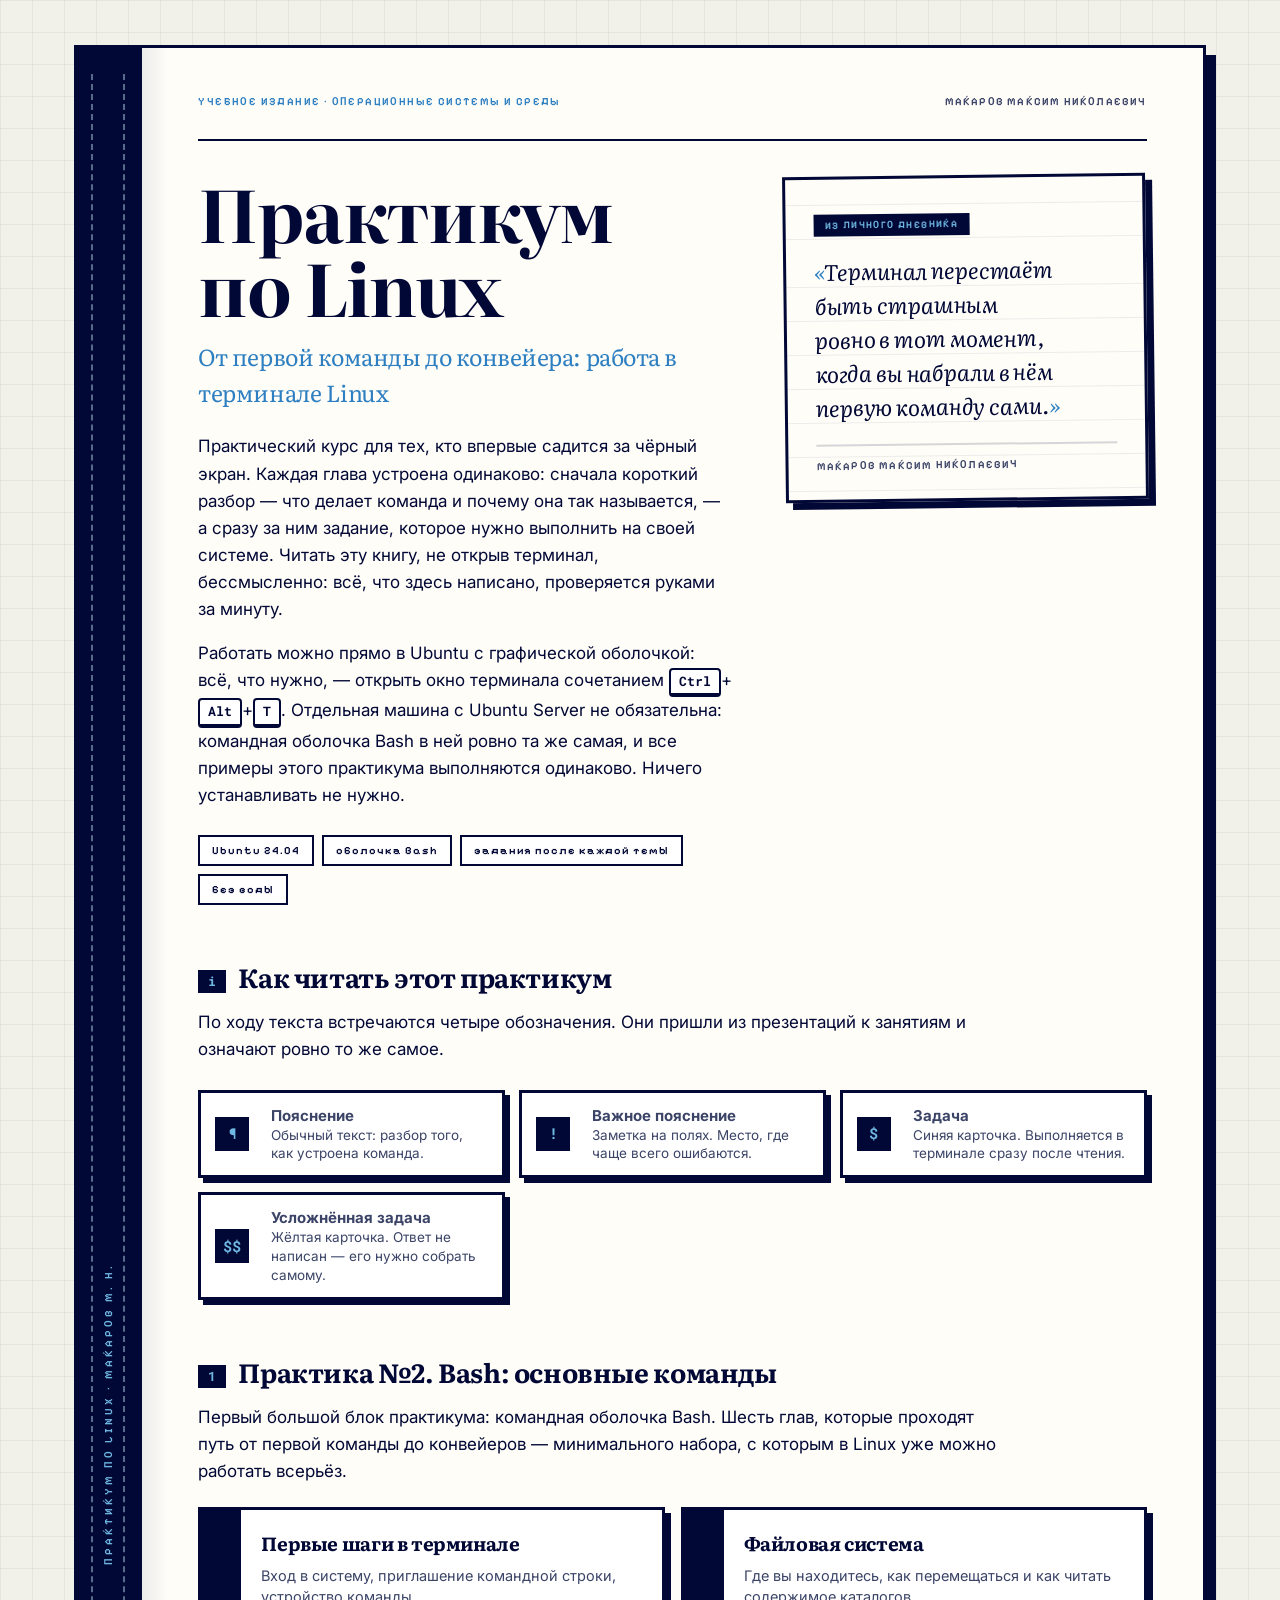
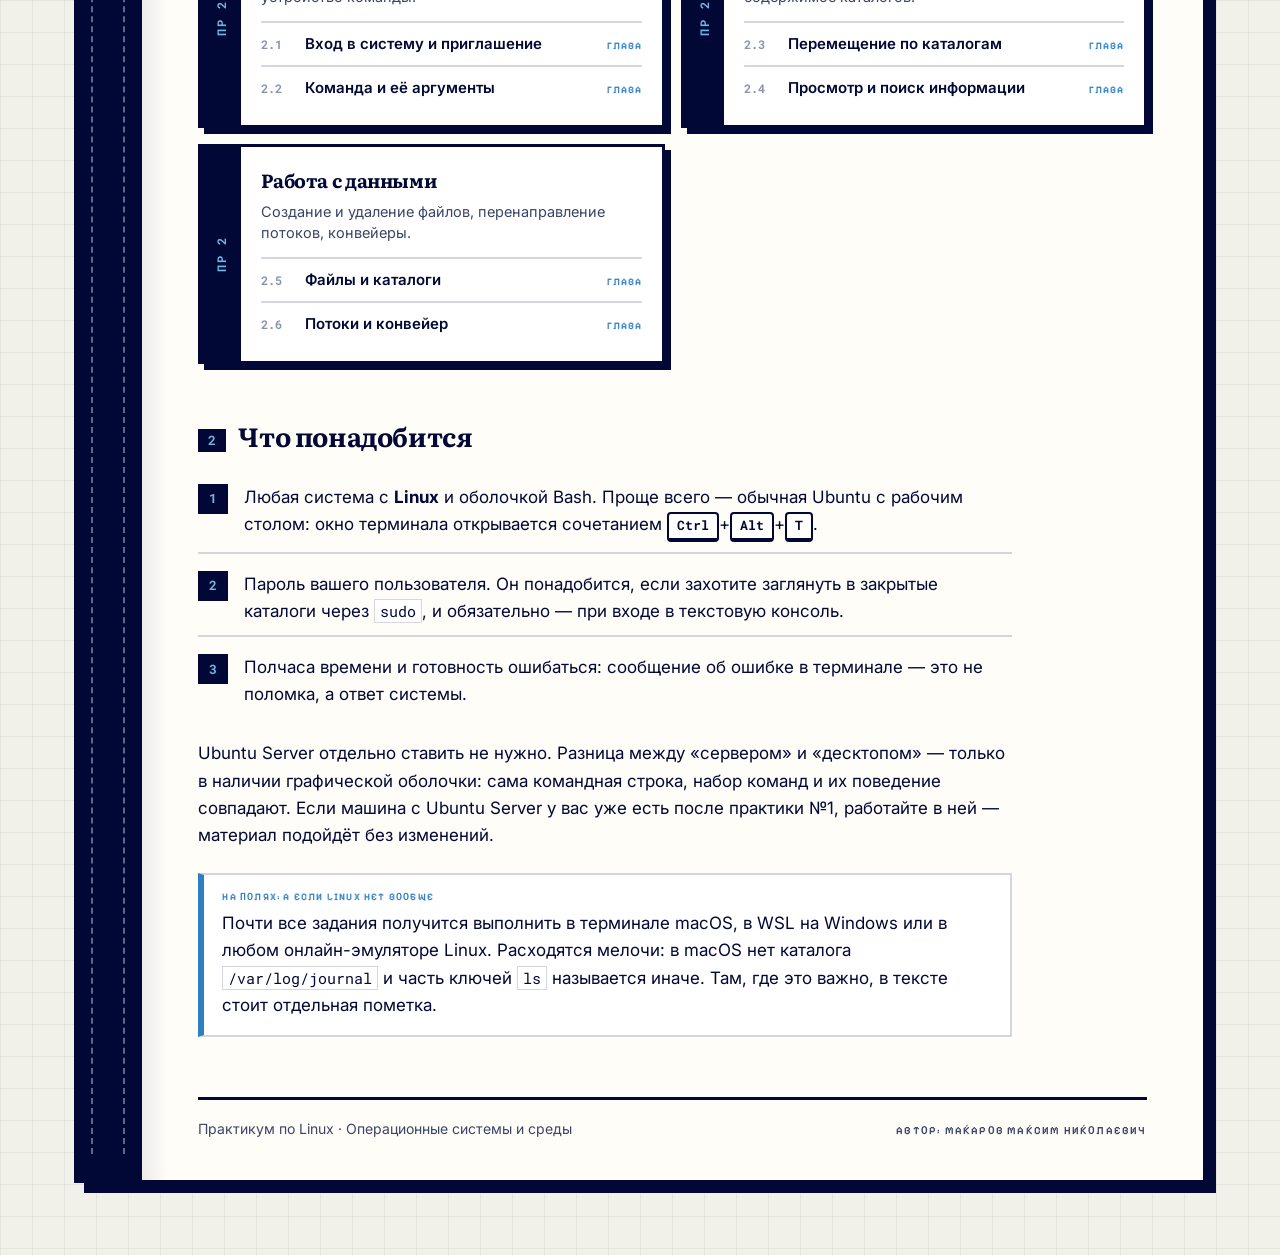
<file: index.html>
<!doctype html>
<html lang="ru">
<head>
  <meta charset="utf-8">
  <meta name="viewport" content="width=device-width, initial-scale=1">
  <meta name="theme-color" content="#F2F1E9">
  <title>Практикум по Linux · Макаров Максим Николаевич</title>
  <link rel="preconnect" href="https://fonts.googleapis.com">
  <link rel="preconnect" href="https://fonts.gstatic.com" crossorigin>
  <link href="https://fonts.googleapis.com/css2?family=Inter:wght@400;500;600;700;800&family=Literata:ital,opsz,wght@0,7..72,600;0,7..72,700;1,7..72,400&family=Pixelify+Sans:wght@500;600;700&family=Roboto+Mono:wght@400;500;700&display=swap" rel="stylesheet">
  <link rel="stylesheet" href="styles.css">
  <style>
    .cover { display: grid; grid-template-columns: minmax(0, 1.15fr) minmax(260px, .78fr); gap: clamp(24px, 4vw, 56px); align-items: start; }
    .cover h1 { font-size: clamp(36px, 5.6vw, 74px); }
    .cover__sub { margin: 0 0 22px; font-family: var(--display); font-size: clamp(17px, 1.8vw, 26px); letter-spacing: -.02em; color: var(--blue); }
    .cover__meta { display: flex; flex-wrap: wrap; gap: 8px; margin: 26px 0 0; }
    .cover__meta span { padding: 8px 12px; border: 2px solid var(--ink); background: #fff; font: 600 11px/1 var(--pixel); letter-spacing: 1px; }
    .diary { position: relative; padding: 30px 28px 24px; border: 3px solid var(--ink); background: #FFFDF8; box-shadow: 7px 7px 0 var(--ink); transform: rotate(-.7deg); background-image: repeating-linear-gradient(to bottom, transparent, transparent 33px, rgba(2,8,53,.07) 33px, rgba(2,8,53,.07) 34px); background-position: 0 74px; }
    .diary__tag { display: inline-block; margin: 0 0 18px; padding: 6px 11px; background: var(--ink); color: var(--sky); font: 600 10px/1 var(--pixel); letter-spacing: 1.4px; text-transform: uppercase; }
    .diary blockquote { margin: 0 0 20px; font-family: var(--display); font-style: italic; font-size: clamp(19px, 1.75vw, 25px); line-height: 34px; letter-spacing: -.005em; text-wrap: balance; }
    .diary blockquote::before { content: "«"; color: var(--blue); }
    .diary blockquote::after { content: "»"; color: var(--blue); }
    .diary__sign { display: block; padding-top: 12px; border-top: 2px solid var(--rule); font: 600 11px/1.5 var(--pixel); letter-spacing: 1.2px; text-transform: uppercase; color: var(--ink-soft); }

    .toc { margin: 0; padding: 0; list-style: none; border-top: 2px solid var(--rule); }
    .toc li { margin: 0; border-bottom: 2px solid var(--rule); }
    .toc li:last-child { border-bottom: 0; }
    .toc a, .toc s { display: flex; align-items: baseline; gap: 10px; padding: 9px 0; text-decoration: none; font-size: 15px; }
    .toc a { color: var(--ink); font-weight: 600; }
    .toc a:hover { color: var(--blue); }
    .toc s { color: var(--ink-faint); text-decoration: none; }
    .toc em { margin-left: auto; font: 600 10px/1 var(--pixel); letter-spacing: 1px; text-transform: uppercase; font-style: normal; }
    .toc a em { color: var(--blue); }
    .toc s em { color: var(--ink-faint); }
    .toc i { font: 700 12px/1 var(--mono); font-style: normal; color: var(--ink-faint); min-width: 34px; }
    @media (max-width: 860px) { .cover { grid-template-columns: 1fr; } }
  </style>
</head>
<body>
  <div class="book">
    <div class="book__body">
      <div class="spine"><span>Практикум по Linux · Макаров М. Н.</span></div>

      <main class="leaf">
        <div class="running">
          <p class="eyebrow">Учебное издание · операционные системы и среды</p>
          <p class="author-line">Макаров Максим Николаевич</p>
        </div>

        <section class="cover">
          <div>
            <h1>Практикум<br>по Linux</h1>
            <p class="cover__sub">От первой команды до конвейера: работа в терминале Linux</p>
            <p>Практический курс для тех, кто впервые садится за чёрный экран. Каждая глава устроена одинаково: сначала короткий разбор — что делает команда и почему она так называется, — а сразу за ним задание, которое нужно выполнить на своей системе. Читать эту книгу, не открыв терминал, бессмысленно: всё, что здесь написано, проверяется руками за минуту.</p>
            <p>Работать можно прямо в Ubuntu с графической оболочкой: всё, что нужно, — открыть окно терминала сочетанием <kbd>Ctrl</kbd>+<kbd>Alt</kbd>+<kbd>T</kbd>. Отдельная машина с Ubuntu Server не обязательна: командная оболочка Bash в ней ровно та же самая, и все примеры этого практикума выполняются одинаково. Ничего устанавливать не нужно.</p>
            <div class="cover__meta">
              <span>Ubuntu 24.04</span>
              <span>оболочка Bash</span>
              <span>задания после каждой темы</span>
              <span>без воды</span>
            </div>
          </div>
          <aside class="diary">
            <span class="diary__tag">из личного дневника</span>
            <blockquote>Терминал перестаёт быть страшным ровно в тот момент, когда вы набрали в нём первую команду сами.</blockquote>
            <span class="diary__sign">Макаров Максим Николаевич</span>
          </aside>
        </section>

        <h2><span class="sec">i</span>Как читать этот практикум</h2>
        <p>По ходу текста встречаются четыре обозначения. Они пришли из презентаций к занятиям и означают ровно то же самое.</p>
        <div class="legend">
          <div><i>¶</i><span><b>Пояснение</b><span>Обычный текст: разбор того, как устроена команда.</span></span></div>
          <div><i>!</i><span><b>Важное пояснение</b><span>Заметка на полях. Место, где чаще всего ошибаются.</span></span></div>
          <div><i>$</i><span><b>Задача</b><span>Синяя карточка. Выполняется в терминале сразу после чтения.</span></span></div>
          <div><i>$$</i><span><b>Усложнённая задача</b><span>Жёлтая карточка. Ответ не написан — его нужно собрать самому.</span></span></div>
        </div>

        <h2><span class="sec">1</span>Практика №2. Bash: основные команды</h2>
        <p>Первый большой блок практикума: командная оболочка Bash. Шесть глав, которые проходят путь от первой команды до конвейеров — минимального набора, с которым в Linux уже можно работать всерьёз.</p>
        <div class="practices">
          <div class="practice">
            <div class="practice__spine"><b>ПР 2</b></div>
            <div class="practice__body">
              <h3>Первые шаги в терминале</h3>
              <p>Вход в систему, приглашение командной строки, устройство команды.</p>
              <ul class="toc">
                <li><a href="praktika-02/01-terminal/index.html"><i>2.1</i>Вход в систему и приглашение<em>глава</em></a></li>
                <li><a href="praktika-02/02-komanda-i-argumenty/index.html"><i>2.2</i>Команда и её аргументы<em>глава</em></a></li>
              </ul>
            </div>
          </div>
          <div class="practice">
            <div class="practice__spine"><b>ПР 2</b></div>
            <div class="practice__body">
              <h3>Файловая система</h3>
              <p>Где вы находитесь, как перемещаться и как читать содержимое каталогов.</p>
              <ul class="toc">
                <li><a href="praktika-02/03-peremeshchenie/index.html"><i>2.3</i>Перемещение по каталогам<em>глава</em></a></li>
                <li><a href="praktika-02/04-prosmotr-i-poisk/index.html"><i>2.4</i>Просмотр и поиск информации<em>глава</em></a></li>
              </ul>
            </div>
          </div>
          <div class="practice">
            <div class="practice__spine"><b>ПР 2</b></div>
            <div class="practice__body">
              <h3>Работа с данными</h3>
              <p>Создание и удаление файлов, перенаправление потоков, конвейеры.</p>
              <ul class="toc">
                <li><a href="praktika-02/05-fayly-i-katalogi/index.html"><i>2.5</i>Файлы и каталоги<em>глава</em></a></li>
                <li><a href="praktika-02/06-potoki-i-konveyer/index.html"><i>2.6</i>Потоки и конвейер<em>глава</em></a></li>
              </ul>
            </div>
          </div>
        </div>

        <h2><span class="sec">2</span>Что понадобится</h2>
        <ol class="steps">
          <li>Любая система с <b>Linux</b> и оболочкой Bash. Проще всего — обычная Ubuntu с рабочим столом: окно терминала открывается сочетанием <kbd>Ctrl</kbd>+<kbd>Alt</kbd>+<kbd>T</kbd>.</li>
          <li>Пароль вашего пользователя. Он понадобится, если захотите заглянуть в закрытые каталоги через <code>sudo</code>, и обязательно — при входе в текстовую консоль.</li>
          <li>Полчаса времени и готовность ошибаться: сообщение об ошибке в терминале — это не поломка, а ответ системы.</li>
        </ol>
        <p>Ubuntu Server отдельно ставить не нужно. Разница между «сервером» и «десктопом» — только в наличии графической оболочки: сама командная строка, набор команд и их поведение совпадают. Если машина с Ubuntu Server у вас уже есть после практики №1, работайте в ней — материал подойдёт без изменений.</p>
        <div class="margin-note">
          <b>На полях: а если Linux нет вообще</b>
          <p>Почти все задания получится выполнить в терминале macOS, в WSL на Windows или в любом онлайн-эмуляторе Linux. Расходятся мелочи: в macOS нет каталога <code>/var/log/journal</code> и часть ключей <code>ls</code> называется иначе. Там, где это важно, в тексте стоит отдельная пометка.</p>
        </div>

        <div class="colophon">
          <span>Практикум по Linux · Операционные системы и среды</span>
          <span class="author-line">Автор: Макаров Максим Николаевич</span>
        </div>
      </main>
    </div>
  </div>
</body>
</html>
</file>
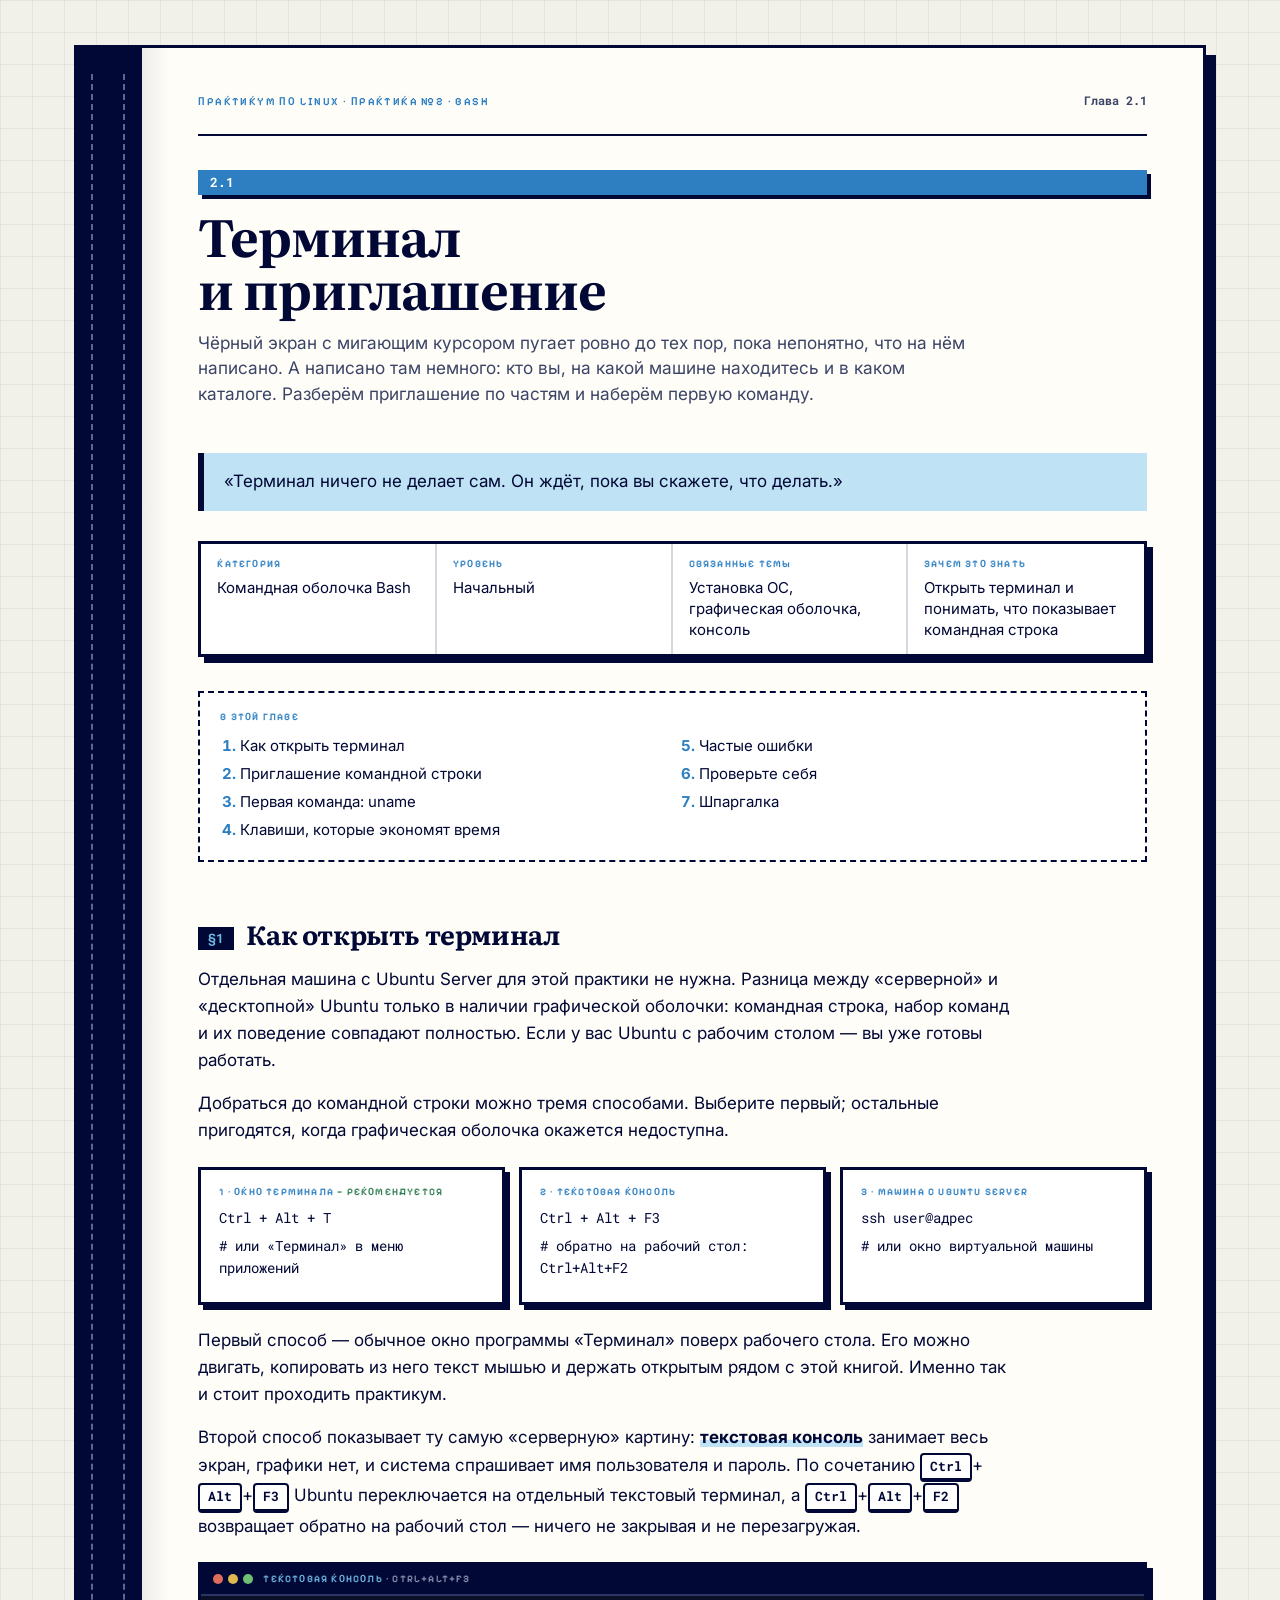
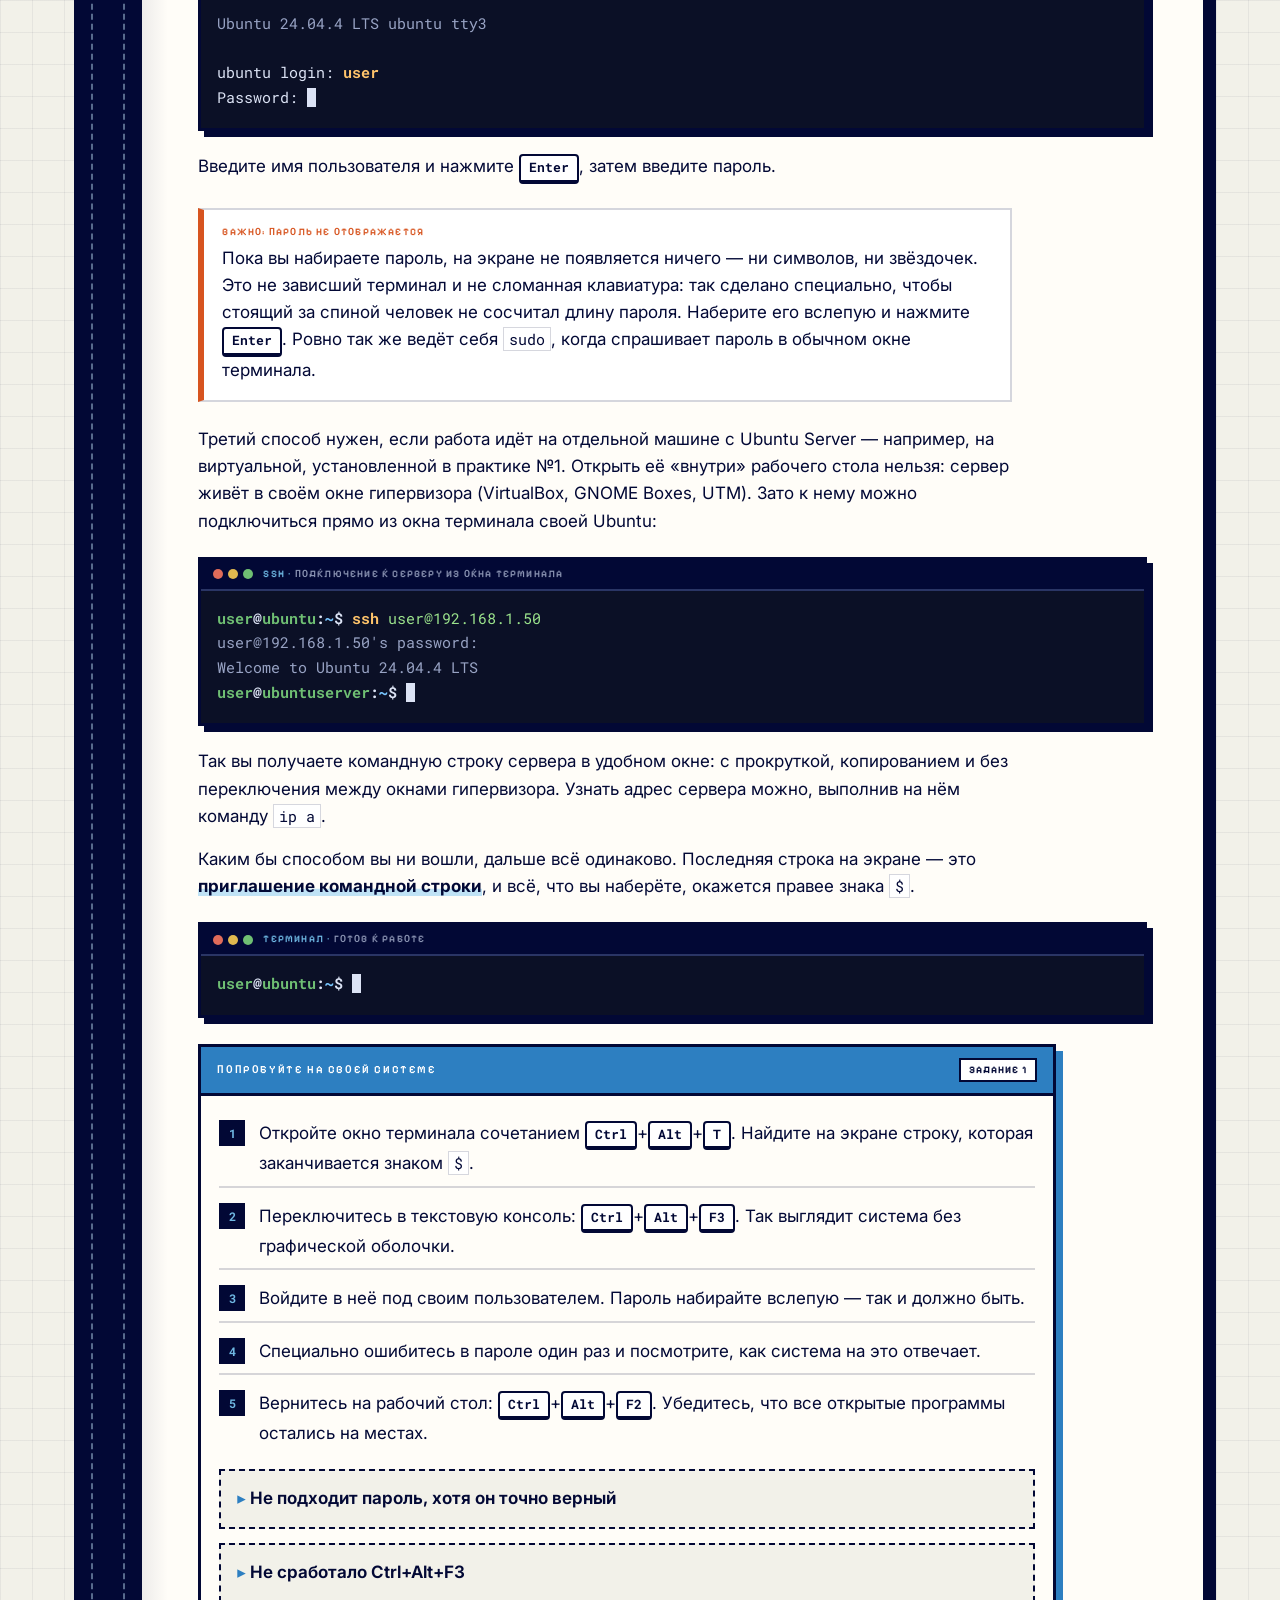
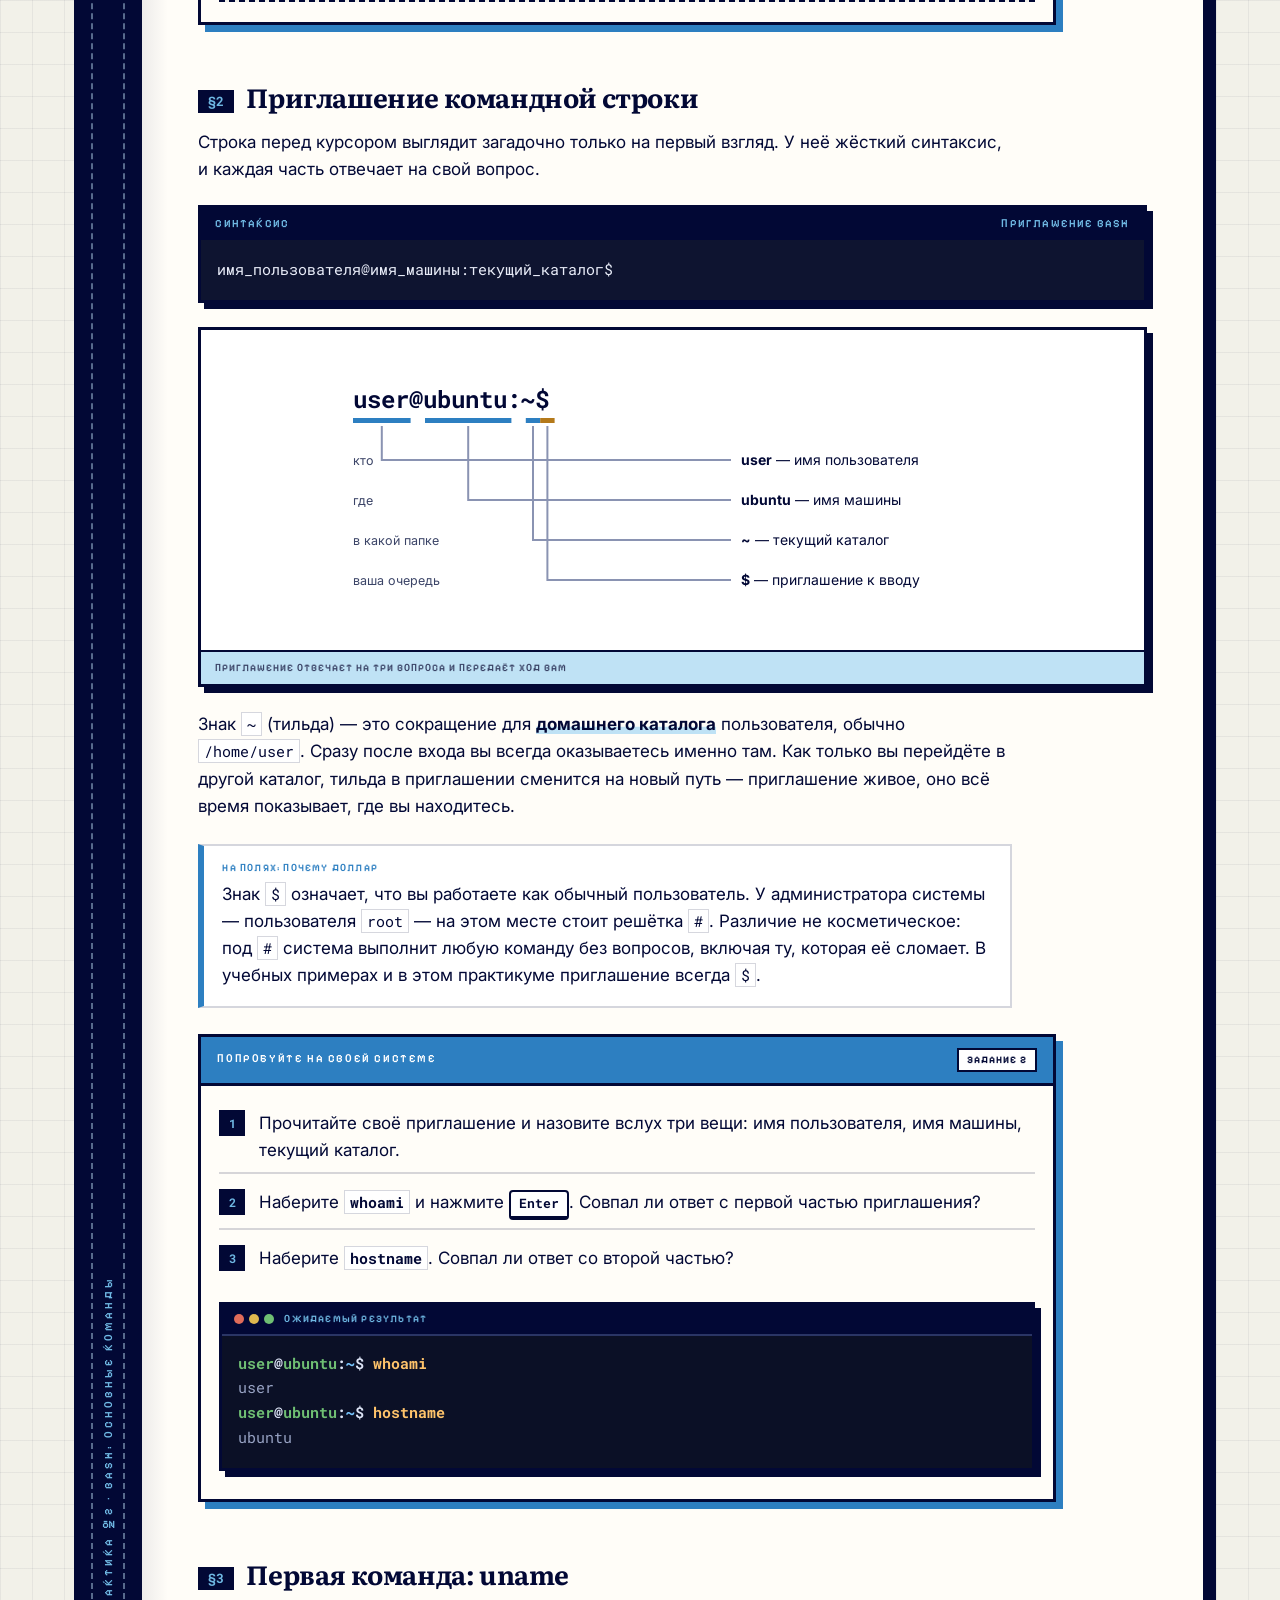
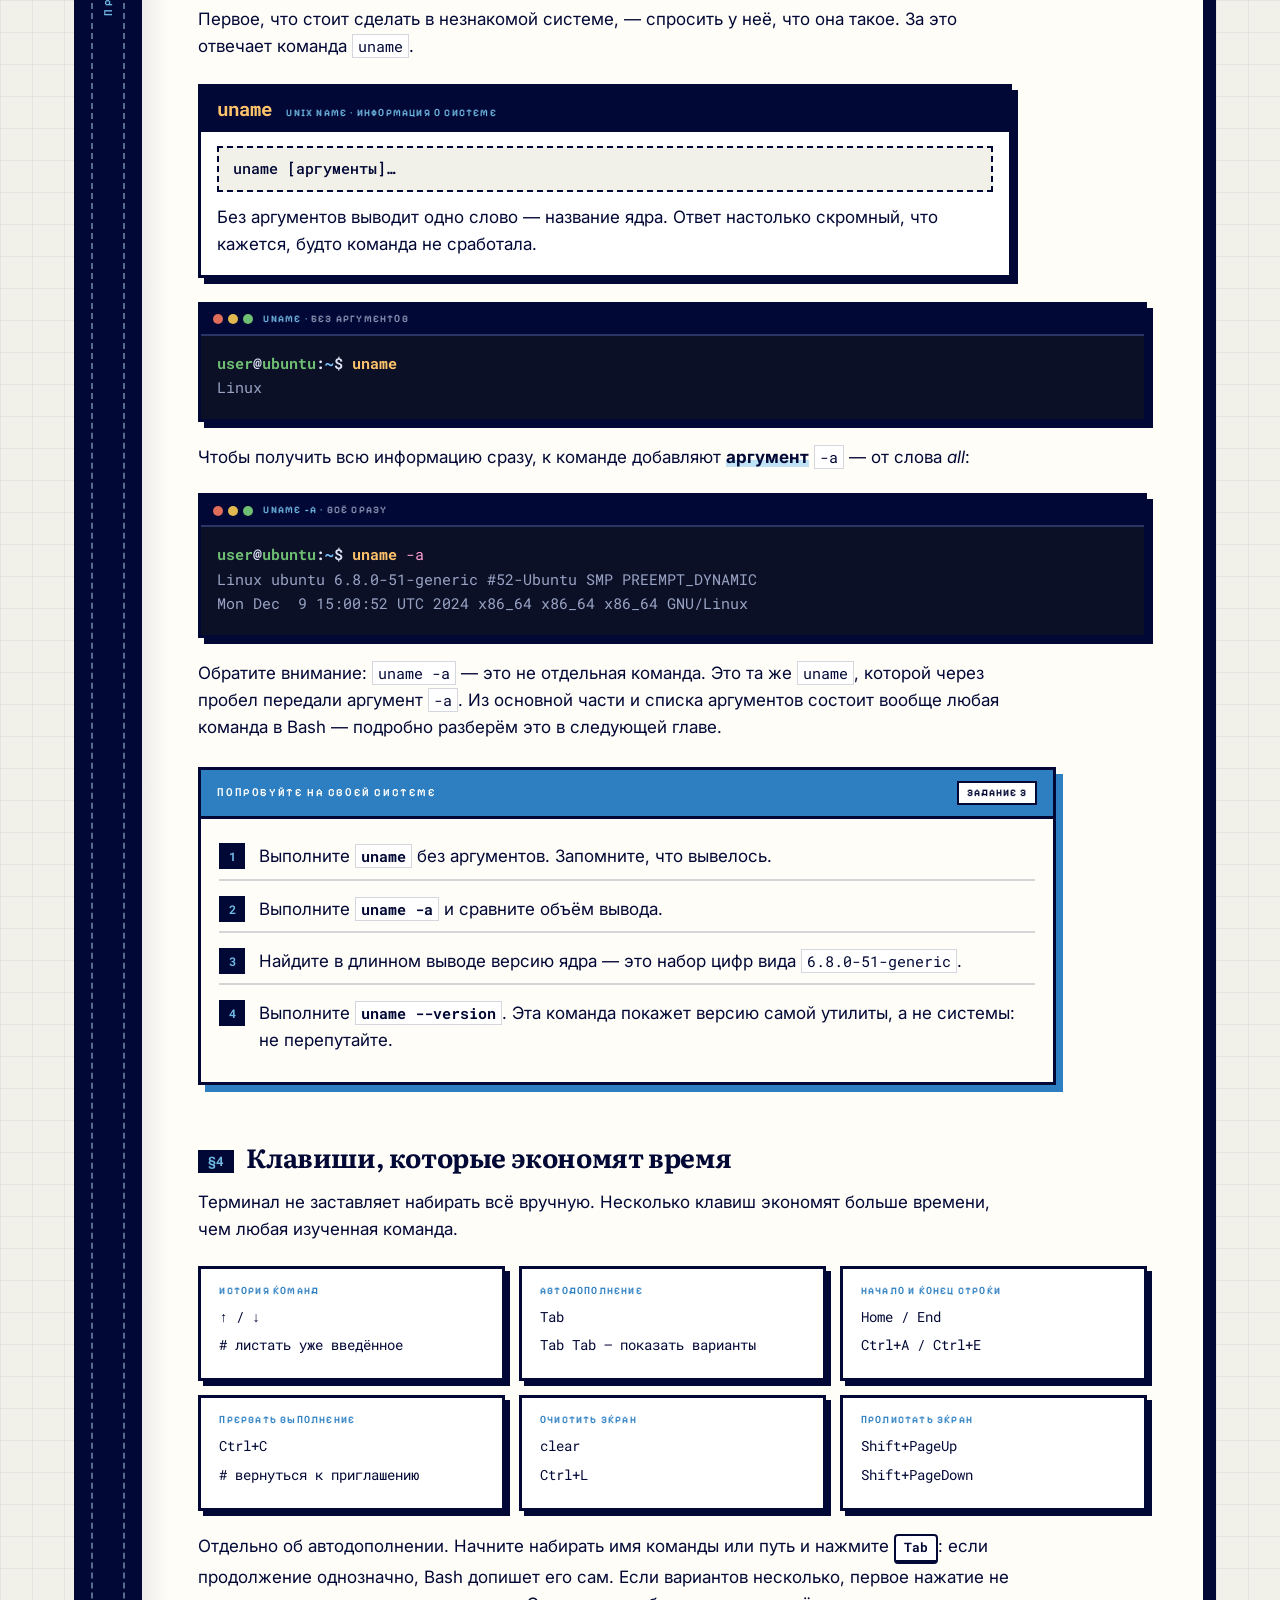
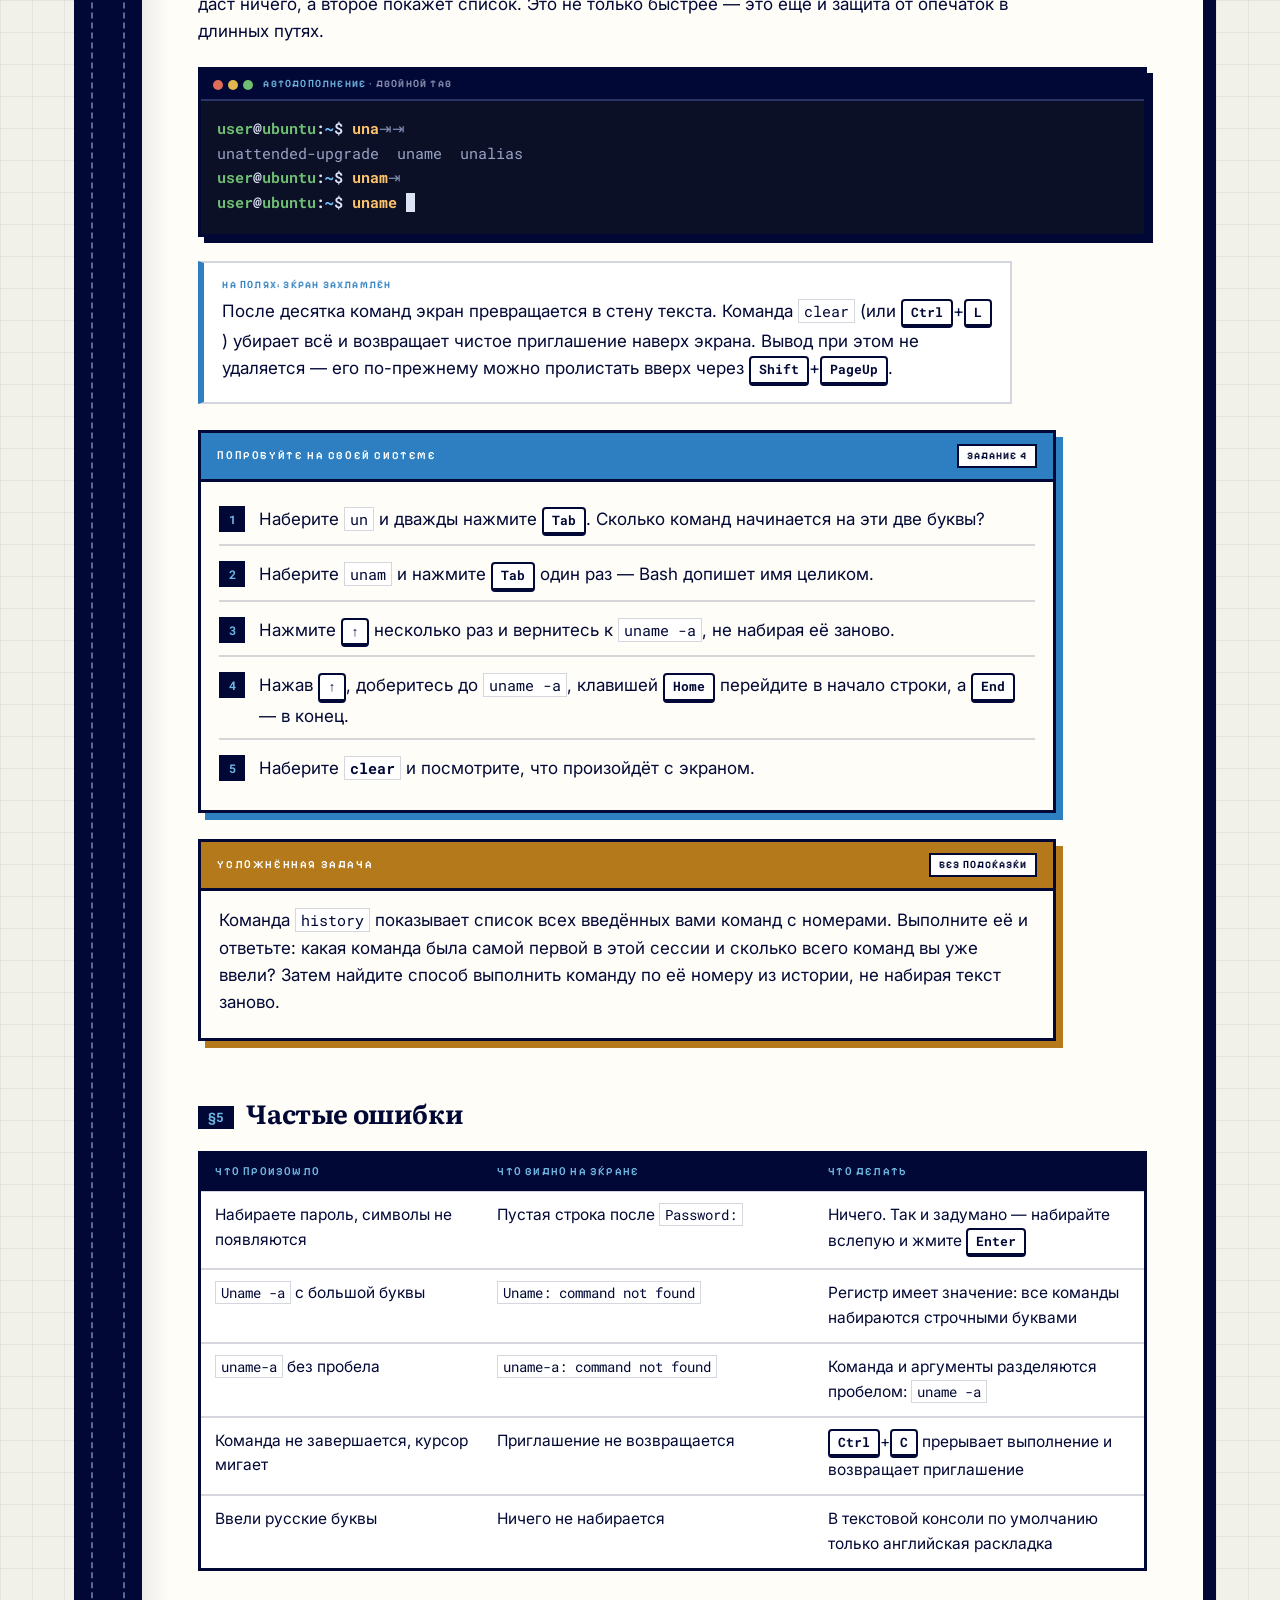
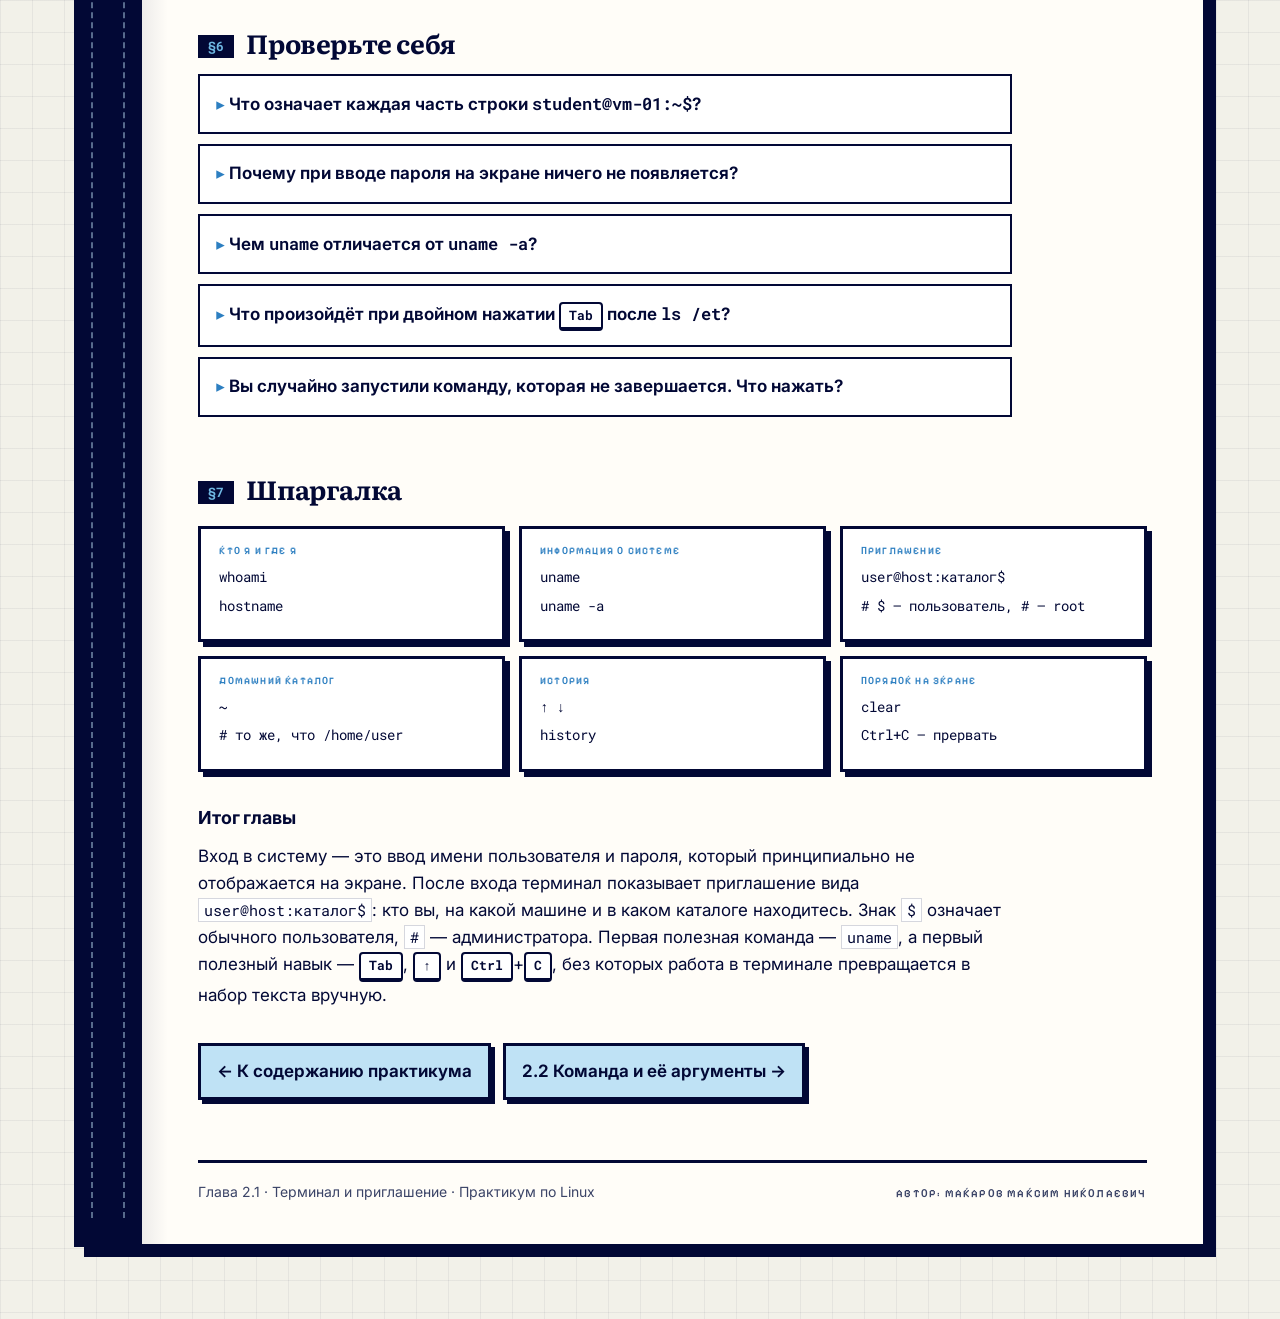
<file: praktika-02/01-terminal/index.html>
<!doctype html>
<html lang="ru">
<head>
  <meta charset="utf-8">
  <meta name="viewport" content="width=device-width, initial-scale=1">
  <meta name="theme-color" content="#F2F1E9">
  <title>2.1 Терминал и приглашение · Практикум по Linux</title>
  <link rel="preconnect" href="https://fonts.googleapis.com">
  <link rel="preconnect" href="https://fonts.gstatic.com" crossorigin>
  <link href="https://fonts.googleapis.com/css2?family=Inter:wght@400;500;600;700;800&family=Literata:ital,opsz,wght@0,7..72,600;0,7..72,700;1,7..72,400&family=Pixelify+Sans:wght@500;600;700&family=Roboto+Mono:wght@400;500;700&display=swap" rel="stylesheet">
  <link rel="stylesheet" href="../../styles.css">
</head>
<body>
  <div class="book">
    <div class="book__body">
      <div class="spine"><span>Практика №2 · Bash: основные команды</span></div>

      <main class="leaf">
        <div class="running">
          <p class="eyebrow"><a href="../../index.html" style="text-decoration:none;color:inherit">Практикум по Linux</a> · практика №2 · bash</p>
          <p class="running__folio">Глава 2.1</p>
        </div>

        <header class="chapter-head">
          <span class="chapter-num">2.1</span>
          <h1>Терминал<br>и приглашение</h1>
          <p class="lead">Чёрный экран с мигающим курсором пугает ровно до тех пор, пока непонятно, что на нём написано. А написано там немного: кто вы, на какой машине находитесь и в каком каталоге. Разберём приглашение по частям и наберём первую команду.</p>
          <blockquote class="quote"><p>«Терминал ничего не делает сам. Он ждёт, пока вы скажете, что делать.»</p></blockquote>
        </header>

        <dl class="passport">
          <div><dt>Категория</dt><dd>Командная оболочка Bash</dd></div>
          <div><dt>Уровень</dt><dd>Начальный</dd></div>
          <div><dt>Связанные темы</dt><dd>Установка ОС, графическая оболочка, консоль</dd></div>
          <div><dt>Зачем это знать</dt><dd>Открыть терминал и понимать, что показывает командная строка</dd></div>
        </dl>

        <nav class="contents">
          <b>В этой главе</b>
          <ol>
            <li><a href="#s1">Как открыть терминал</a></li>
            <li><a href="#s2">Приглашение командной строки</a></li>
            <li><a href="#s3">Первая команда: uname</a></li>
            <li><a href="#s4">Клавиши, которые экономят время</a></li>
            <li><a href="#s5">Частые ошибки</a></li>
            <li><a href="#s6">Проверьте себя</a></li>
            <li><a href="#s7">Шпаргалка</a></li>
          </ol>
        </nav>

        <h2 id="s1"><span class="sec">§1</span>Как открыть терминал</h2>
        <p>Отдельная машина с Ubuntu Server для этой практики не нужна. Разница между «серверной» и «десктопной» Ubuntu только в наличии графической оболочки: командная строка, набор команд и их поведение совпадают полностью. Если у вас Ubuntu с рабочим столом — вы уже готовы работать.</p>
        <p>Добраться до командной строки можно тремя способами. Выберите первый; остальные пригодятся, когда графическая оболочка окажется недоступна.</p>
        <div class="cheat">
          <div>
            <b>1 · Окно терминала <span style="color:var(--green)">— рекомендуется</span></b>
            <code>Ctrl + Alt + T</code>
            <code># или «Терминал» в меню приложений</code>
          </div>
          <div>
            <b>2 · Текстовая консоль</b>
            <code>Ctrl + Alt + F3</code>
            <code># обратно на рабочий стол: Ctrl+Alt+F2</code>
          </div>
          <div>
            <b>3 · Машина с Ubuntu Server</b>
            <code>ssh user@адрес</code>
            <code># или окно виртуальной машины</code>
          </div>
        </div>
        <p>Первый способ — обычное окно программы «Терминал» поверх рабочего стола. Его можно двигать, копировать из него текст мышью и держать открытым рядом с этой книгой. Именно так и стоит проходить практикум.</p>
        <p>Второй способ показывает ту самую «серверную» картину: <span class="term">текстовая консоль</span> занимает весь экран, графики нет, и система спрашивает имя пользователя и пароль. По сочетанию <kbd>Ctrl</kbd>+<kbd>Alt</kbd>+<kbd>F3</kbd> Ubuntu переключается на отдельный текстовый терминал, а <kbd>Ctrl</kbd>+<kbd>Alt</kbd>+<kbd>F2</kbd> возвращает обратно на рабочий стол — ничего не закрывая и не перезагружая.</p>
        <figure class="tty">
          <div class="tty__bar"><div class="tty__dots"><i></i><i></i><i></i></div><span class="tty__title">текстовая консоль · <em>Ctrl+Alt+F3</em></span></div>
<pre><span class="out">Ubuntu 24.04.4 LTS ubuntu tty3</span>

ubuntu login: <span class="cmd">user</span>
Password: <span class="cur"> </span></pre>
        </figure>
        <p>Введите имя пользователя и нажмите <kbd>Enter</kbd>, затем введите пароль.</p>
        <div class="margin-note margin-note--warn">
          <b>Важно: пароль не отображается</b>
          <p>Пока вы набираете пароль, на экране не появляется ничего — ни символов, ни звёздочек. Это не зависший терминал и не сломанная клавиатура: так сделано специально, чтобы стоящий за спиной человек не сосчитал длину пароля. Наберите его вслепую и нажмите <kbd>Enter</kbd>. Ровно так же ведёт себя <code>sudo</code>, когда спрашивает пароль в обычном окне терминала.</p>
        </div>
        <p>Третий способ нужен, если работа идёт на отдельной машине с Ubuntu Server — например, на виртуальной, установленной в практике №1. Открыть её «внутри» рабочего стола нельзя: сервер живёт в своём окне гипервизора (VirtualBox, GNOME Boxes, UTM). Зато к нему можно подключиться прямо из окна терминала своей Ubuntu:</p>
        <figure class="tty">
          <div class="tty__bar"><div class="tty__dots"><i></i><i></i><i></i></div><span class="tty__title">ssh · <em>подключение к серверу из окна терминала</em></span></div>
<pre><span class="pr">user<i>@</i>ubuntu<i>:</i><b>~</b><i>$</i></span> <span class="cmd">ssh</span> <span class="pth">user@192.168.1.50</span>
<span class="out">user@192.168.1.50's password:</span>
<span class="out">Welcome to Ubuntu 24.04.4 LTS</span>
<span class="pr">user<i>@</i>ubuntuserver<i>:</i><b>~</b><i>$</i></span> <span class="cur"> </span></pre>
        </figure>
        <p>Так вы получаете командную строку сервера в удобном окне: с прокруткой, копированием и без переключения между окнами гипервизора. Узнать адрес сервера можно, выполнив на нём команду <code>ip a</code>.</p>
        <p>Каким бы способом вы ни вошли, дальше всё одинаково. Последняя строка на экране — это <span class="term">приглашение командной строки</span>, и всё, что вы наберёте, окажется правее знака <code>$</code>.</p>
        <figure class="tty">
          <div class="tty__bar"><div class="tty__dots"><i></i><i></i><i></i></div><span class="tty__title">терминал · <em>готов к работе</em></span></div>
<pre><span class="pr">user<i>@</i>ubuntu<i>:</i><b>~</b><i>$</i></span> <span class="cur"> </span></pre>
        </figure>

        <div class="try">
          <div class="try__head"><b>Попробуйте на своей системе</b><span>задание 1</span></div>
          <div class="try__body">
            <ol>
              <li>Откройте окно терминала сочетанием <kbd>Ctrl</kbd>+<kbd>Alt</kbd>+<kbd>T</kbd>. Найдите на экране строку, которая заканчивается знаком <code>$</code>.</li>
              <li>Переключитесь в текстовую консоль: <kbd>Ctrl</kbd>+<kbd>Alt</kbd>+<kbd>F3</kbd>. Так выглядит система без графической оболочки.</li>
              <li>Войдите в неё под своим пользователем. Пароль набирайте вслепую — так и должно быть.</li>
              <li>Специально ошибитесь в пароле один раз и посмотрите, как система на это отвечает.</li>
              <li>Вернитесь на рабочий стол: <kbd>Ctrl</kbd>+<kbd>Alt</kbd>+<kbd>F2</kbd>. Убедитесь, что все открытые программы остались на местах.</li>
            </ol>
            <details>
              <summary>Не подходит пароль, хотя он точно верный</summary>
              <p>Три обычные причины. Первая — включён <kbd>Caps Lock</kbd>. Вторая — раскладка: в текстовой консоли по умолчанию только английская, и русские буквы просто не наберутся. Третья — цифры на дополнительной клавиатуре при выключенном <kbd>Num Lock</kbd>. Наберите пароль в поле <code>login:</code> (там символы видны), убедитесь, что он выглядит как надо, нажмите <kbd>Enter</kbd> и введите его заново уже в поле пароля.</p>
            </details>
            <details>
              <summary>Не сработало Ctrl+Alt+F3</summary>
              <p>В некоторых сборках текстовые консоли разнесены по другим клавишам — попробуйте <kbd>Ctrl</kbd>+<kbd>Alt</kbd>+<kbd>F4</kbd> или <kbd>F5</kbd>. Возврат на рабочий стол — <kbd>Ctrl</kbd>+<kbd>Alt</kbd>+<kbd>F1</kbd> или <kbd>F2</kbd>. Если вы работаете внутри виртуальной машины, сочетание может перехватывать основная система: в VirtualBox используйте <kbd>Host</kbd>+<kbd>F3</kbd>. Этот пункт не обязателен — на прохождение практикума он не влияет.</p>
            </details>
          </div>
        </div>

        <h2 id="s2"><span class="sec">§2</span>Приглашение командной строки</h2>
        <p>Строка перед курсором выглядит загадочно только на первый взгляд. У неё жёсткий синтаксис, и каждая часть отвечает на свой вопрос.</p>
        <figure class="code">
          <figcaption><span>Синтаксис</span><span>приглашение bash</span></figcaption>
<pre>имя_пользователя@имя_машины:текущий_каталог$</pre>
        </figure>
        <figure class="scheme">
          <div class="scheme__canvas">
            <svg viewBox="0 0 700 280" width="700" role="img" aria-label="Разбор приглашения командной строки на части">
              <text x="30" y="58" font-family="Roboto Mono, monospace" font-size="24" font-weight="700" fill="#020835">user@ubuntu:~$</text>
              <rect x="30" y="68" width="57.6" height="5" fill="#2D7FC1"/>
              <rect x="102" y="68" width="86.4" height="5" fill="#2D7FC1"/>
              <rect x="202.8" y="68" width="14.4" height="5" fill="#2D7FC1"/>
              <rect x="217.2" y="68" width="14.4" height="5" fill="#B4791A"/>
              <g stroke="#8A93B2" stroke-width="2" fill="none">
                <path d="M58.8 76 V110 H408"/>
                <path d="M145.2 76 V150 H408"/>
                <path d="M210 76 V190 H408"/>
                <path d="M224.4 76 V230 H408"/>
              </g>
              <g font-family="Inter, sans-serif" font-size="14" fill="#020835">
                <text x="418" y="115"><tspan font-weight="700">user</tspan> — имя пользователя</text>
                <text x="418" y="155"><tspan font-weight="700">ubuntu</tspan> — имя машины</text>
                <text x="418" y="195"><tspan font-weight="700">~</tspan> — текущий каталог</text>
                <text x="418" y="235"><tspan font-weight="700">$</tspan> — приглашение к вводу</text>
              </g>
              <g font-family="Inter, sans-serif" font-size="12.5" fill="#3B4467">
                <text x="30" y="115">кто</text>
                <text x="30" y="155">где</text>
                <text x="30" y="195">в какой папке</text>
                <text x="30" y="235">ваша очередь</text>
              </g>
            </svg>
          </div>
          <figcaption>Приглашение отвечает на три вопроса и передаёт ход вам</figcaption>
        </figure>
        <p>Знак <code>~</code> (тильда) — это сокращение для <span class="term">домашнего каталога</span> пользователя, обычно <code>/home/user</code>. Сразу после входа вы всегда оказываетесь именно там. Как только вы перейдёте в другой каталог, тильда в приглашении сменится на новый путь — приглашение живое, оно всё время показывает, где вы находитесь.</p>
        <div class="margin-note">
          <b>На полях: почему доллар</b>
          <p>Знак <code>$</code> означает, что вы работаете как обычный пользователь. У администратора системы — пользователя <code>root</code> — на этом месте стоит решётка <code>#</code>. Различие не косметическое: под <code>#</code> система выполнит любую команду без вопросов, включая ту, которая её сломает. В учебных примерах и в этом практикуме приглашение всегда <code>$</code>.</p>
        </div>

        <div class="try">
          <div class="try__head"><b>Попробуйте на своей системе</b><span>задание 2</span></div>
          <div class="try__body">
            <ol>
              <li>Прочитайте своё приглашение и назовите вслух три вещи: имя пользователя, имя машины, текущий каталог.</li>
              <li>Наберите <code class="b">whoami</code> и нажмите <kbd>Enter</kbd>. Совпал ли ответ с первой частью приглашения?</li>
              <li>Наберите <code class="b">hostname</code>. Совпал ли ответ со второй частью?</li>
            </ol>
            <figure class="tty">
              <div class="tty__bar"><div class="tty__dots"><i></i><i></i><i></i></div><span class="tty__title">ожидаемый результат</span></div>
<pre><span class="pr">user<i>@</i>ubuntu<i>:</i><b>~</b><i>$</i></span> <span class="cmd">whoami</span>
<span class="out">user</span>
<span class="pr">user<i>@</i>ubuntu<i>:</i><b>~</b><i>$</i></span> <span class="cmd">hostname</span>
<span class="out">ubuntu</span></pre>
            </figure>
          </div>
        </div>

        <h2 id="s3"><span class="sec">§3</span>Первая команда: uname</h2>
        <p>Первое, что стоит сделать в незнакомой системе, — спросить у неё, что она такое. За это отвечает команда <code>uname</code>.</p>
        <div class="cmdcard">
          <div class="cmdcard__head"><b>uname</b><span>unix name · информация о системе</span></div>
          <div class="cmdcard__body">
            <div class="cmdcard__syn">uname [аргументы]…</div>
            <p style="margin-top:12px">Без аргументов выводит одно слово — название ядра. Ответ настолько скромный, что кажется, будто команда не сработала.</p>
          </div>
        </div>
        <figure class="tty">
          <div class="tty__bar"><div class="tty__dots"><i></i><i></i><i></i></div><span class="tty__title">uname · <em>без аргументов</em></span></div>
<pre><span class="pr">user<i>@</i>ubuntu<i>:</i><b>~</b><i>$</i></span> <span class="cmd">uname</span>
<span class="out">Linux</span></pre>
        </figure>
        <p>Чтобы получить всю информацию сразу, к команде добавляют <span class="term">аргумент</span> <code>-a</code> — от слова <i>all</i>:</p>
        <figure class="tty">
          <div class="tty__bar"><div class="tty__dots"><i></i><i></i><i></i></div><span class="tty__title">uname -a · <em>всё сразу</em></span></div>
<pre><span class="pr">user<i>@</i>ubuntu<i>:</i><b>~</b><i>$</i></span> <span class="cmd">uname</span> <span class="arg">-a</span>
<span class="out">Linux ubuntu 6.8.0-51-generic #52-Ubuntu SMP PREEMPT_DYNAMIC
Mon Dec  9 15:00:52 UTC 2024 x86_64 x86_64 x86_64 GNU/Linux</span></pre>
        </figure>
        <p>Обратите внимание: <code>uname -a</code> — это не отдельная команда. Это та же <code>uname</code>, которой через пробел передали аргумент <code>-a</code>. Из основной части и списка аргументов состоит вообще любая команда в Bash — подробно разберём это в следующей главе.</p>

        <div class="try">
          <div class="try__head"><b>Попробуйте на своей системе</b><span>задание 3</span></div>
          <div class="try__body">
            <ol>
              <li>Выполните <code class="b">uname</code> без аргументов. Запомните, что вывелось.</li>
              <li>Выполните <code class="b">uname -a</code> и сравните объём вывода.</li>
              <li>Найдите в длинном выводе версию ядра — это набор цифр вида <code>6.8.0-51-generic</code>.</li>
              <li>Выполните <code class="b">uname --version</code>. Эта команда покажет версию самой утилиты, а не системы: не перепутайте.</li>
            </ol>
          </div>
        </div>

        <h2 id="s4"><span class="sec">§4</span>Клавиши, которые экономят время</h2>
        <p>Терминал не заставляет набирать всё вручную. Несколько клавиш экономят больше времени, чем любая изученная команда.</p>
        <div class="cheat">
          <div>
            <b>История команд</b>
            <code>↑ / ↓</code>
            <code># листать уже введённое</code>
          </div>
          <div>
            <b>Автодополнение</b>
            <code>Tab</code>
            <code>Tab Tab — показать варианты</code>
          </div>
          <div>
            <b>Начало и конец строки</b>
            <code>Home / End</code>
            <code>Ctrl+A / Ctrl+E</code>
          </div>
          <div>
            <b>Прервать выполнение</b>
            <code>Ctrl+C</code>
            <code># вернуться к приглашению</code>
          </div>
          <div>
            <b>Очистить экран</b>
            <code>clear</code>
            <code>Ctrl+L</code>
          </div>
          <div>
            <b>Пролистать экран</b>
            <code>Shift+PageUp</code>
            <code>Shift+PageDown</code>
          </div>
        </div>
        <p>Отдельно об автодополнении. Начните набирать имя команды или путь и нажмите <kbd>Tab</kbd>: если продолжение однозначно, Bash допишет его сам. Если вариантов несколько, первое нажатие не даст ничего, а второе покажет список. Это не только быстрее — это ещё и защита от опечаток в длинных путях.</p>
        <figure class="tty">
          <div class="tty__bar"><div class="tty__dots"><i></i><i></i><i></i></div><span class="tty__title">автодополнение · <em>двойной Tab</em></span></div>
<pre><span class="pr">user<i>@</i>ubuntu<i>:</i><b>~</b><i>$</i></span> <span class="cmd">una</span><span class="c">⇥⇥</span>
<span class="out">unattended-upgrade  uname  unalias</span>
<span class="pr">user<i>@</i>ubuntu<i>:</i><b>~</b><i>$</i></span> <span class="cmd">unam</span><span class="c">⇥</span>
<span class="pr">user<i>@</i>ubuntu<i>:</i><b>~</b><i>$</i></span> <span class="cmd">uname</span> <span class="cur"> </span></pre>
        </figure>
        <div class="margin-note">
          <b>На полях: экран захламлён</b>
          <p>После десятка команд экран превращается в стену текста. Команда <code>clear</code> (или <kbd>Ctrl</kbd>+<kbd>L</kbd>) убирает всё и возвращает чистое приглашение наверх экрана. Вывод при этом не удаляется — его по-прежнему можно пролистать вверх через <kbd>Shift</kbd>+<kbd>PageUp</kbd>.</p>
        </div>

        <div class="try">
          <div class="try__head"><b>Попробуйте на своей системе</b><span>задание 4</span></div>
          <div class="try__body">
            <ol>
              <li>Наберите <code>un</code> и дважды нажмите <kbd>Tab</kbd>. Сколько команд начинается на эти две буквы?</li>
              <li>Наберите <code>unam</code> и нажмите <kbd>Tab</kbd> один раз — Bash допишет имя целиком.</li>
              <li>Нажмите <kbd>↑</kbd> несколько раз и вернитесь к <code>uname -a</code>, не набирая её заново.</li>
              <li>Нажав <kbd>↑</kbd>, доберитесь до <code>uname -a</code>, клавишей <kbd>Home</kbd> перейдите в начало строки, а <kbd>End</kbd> — в конец.</li>
              <li>Наберите <code class="b">clear</code> и посмотрите, что произойдёт с экраном.</li>
            </ol>
          </div>
        </div>

        <div class="try try--hard">
          <div class="try__head"><b>Усложнённая задача</b><span>без подсказки</span></div>
          <div class="try__body">
            <p>Команда <code>history</code> показывает список всех введённых вами команд с номерами. Выполните её и ответьте: какая команда была самой первой в этой сессии и сколько всего команд вы уже ввели? Затем найдите способ выполнить команду по её номеру из истории, не набирая текст заново.</p>
          </div>
        </div>

        <h2 id="s5"><span class="sec">§5</span>Частые ошибки</h2>
        <div class="table-scroll errors-table">
          <table>
            <thead><tr><th>Что произошло</th><th>Что видно на экране</th><th>Что делать</th></tr></thead>
            <tbody>
              <tr><td>Набираете пароль, символы не появляются</td><td>Пустая строка после <code>Password:</code></td><td>Ничего. Так и задумано — набирайте вслепую и жмите <kbd>Enter</kbd></td></tr>
              <tr><td><code>Uname -a</code> с большой буквы</td><td><code>Uname: command not found</code></td><td>Регистр имеет значение: все команды набираются строчными буквами</td></tr>
              <tr><td><code>uname-a</code> без пробела</td><td><code>uname-a: command not found</code></td><td>Команда и аргументы разделяются пробелом: <code>uname -a</code></td></tr>
              <tr><td>Команда не завершается, курсор мигает</td><td>Приглашение не возвращается</td><td><kbd>Ctrl</kbd>+<kbd>C</kbd> прерывает выполнение и возвращает приглашение</td></tr>
              <tr><td>Ввели русские буквы</td><td>Ничего не набирается</td><td>В текстовой консоли по умолчанию только английская раскладка</td></tr>
            </tbody>
          </table>
        </div>

        <h2 id="s6"><span class="sec">§6</span>Проверьте себя</h2>
        <details>
          <summary>Что означает каждая часть строки <code>student@vm-01:~$</code>?</summary>
          <p><code>student</code> — имя пользователя, под которым вы вошли. <code>vm-01</code> — имя машины. <code>~</code> — текущий каталог, в данном случае домашний. <code>$</code> — приглашение: система готова принять команду от обычного пользователя.</p>
        </details>
        <details>
          <summary>Почему при вводе пароля на экране ничего не появляется?</summary>
          <p>Это защита от подглядывания: по количеству символов или звёздочек можно оценить длину пароля. Терминал принимает нажатия клавиш, просто не отображает их. Пароль вводится вслепую.</p>
        </details>
        <details>
          <summary>Чем <code>uname</code> отличается от <code>uname -a</code>?</summary>
          <p>Это одна и та же команда. Во втором случае ей передан аргумент <code>-a</code> (all), который просит вывести всю доступную информацию, а не только название ядра. Отдельной командой <code>uname -a</code> не является.</p>
        </details>
        <details>
          <summary>Что произойдёт при двойном нажатии <kbd>Tab</kbd> после <code>ls /et</code>?</summary>
          <p>Первое нажатие допишет путь до <code>/etc/</code>, потому что вариант единственный. Если бы вариантов было несколько, первое нажатие не изменило бы строку, а второе показало бы список всех подходящих имён — и вы дописали бы нужное вручную.</p>
        </details>
        <details>
          <summary>Вы случайно запустили команду, которая не завершается. Что нажать?</summary>
          <p><kbd>Ctrl</kbd>+<kbd>C</kbd> — эта комбинация посылает работающему процессу сигнал прерывания, и управление возвращается к приглашению. Закрывать окно терминала или перезагружать машину не нужно.</p>
        </details>

        <h2 id="s7"><span class="sec">§7</span>Шпаргалка</h2>
        <div class="cheat">
          <div>
            <b>Кто я и где я</b>
            <code>whoami</code>
            <code>hostname</code>
          </div>
          <div>
            <b>Информация о системе</b>
            <code>uname</code>
            <code>uname -a</code>
          </div>
          <div>
            <b>Приглашение</b>
            <code>user@host:каталог$</code>
            <code># $ — пользователь, # — root</code>
          </div>
          <div>
            <b>Домашний каталог</b>
            <code>~</code>
            <code># то же, что /home/user</code>
          </div>
          <div>
            <b>История</b>
            <code>↑ ↓</code>
            <code>history</code>
          </div>
          <div>
            <b>Порядок на экране</b>
            <code>clear</code>
            <code>Ctrl+C — прервать</code>
          </div>
        </div>

        <h3>Итог главы</h3>
        <p>Вход в систему — это ввод имени пользователя и пароля, который принципиально не отображается на экране. После входа терминал показывает приглашение вида <code>user@host:каталог$</code>: кто вы, на какой машине и в каком каталоге находитесь. Знак <code>$</code> означает обычного пользователя, <code>#</code> — администратора. Первая полезная команда — <code>uname</code>, а первый полезный навык — <kbd>Tab</kbd>, <kbd>↑</kbd> и <kbd>Ctrl</kbd>+<kbd>C</kbd>, без которых работа в терминале превращается в набор текста вручную.</p>

        <div class="pager"><a href="../../index.html">← К содержанию практикума</a><a href="../02-komanda-i-argumenty/index.html">2.2 Команда и её аргументы →</a></div>

        <div class="colophon">
          <span>Глава 2.1 · Терминал и приглашение · Практикум по Linux</span>
          <span class="author-line">Автор: Макаров Максим Николаевич</span>
        </div>
      </main>
    </div>
  </div>
</body>
</html>
</file>
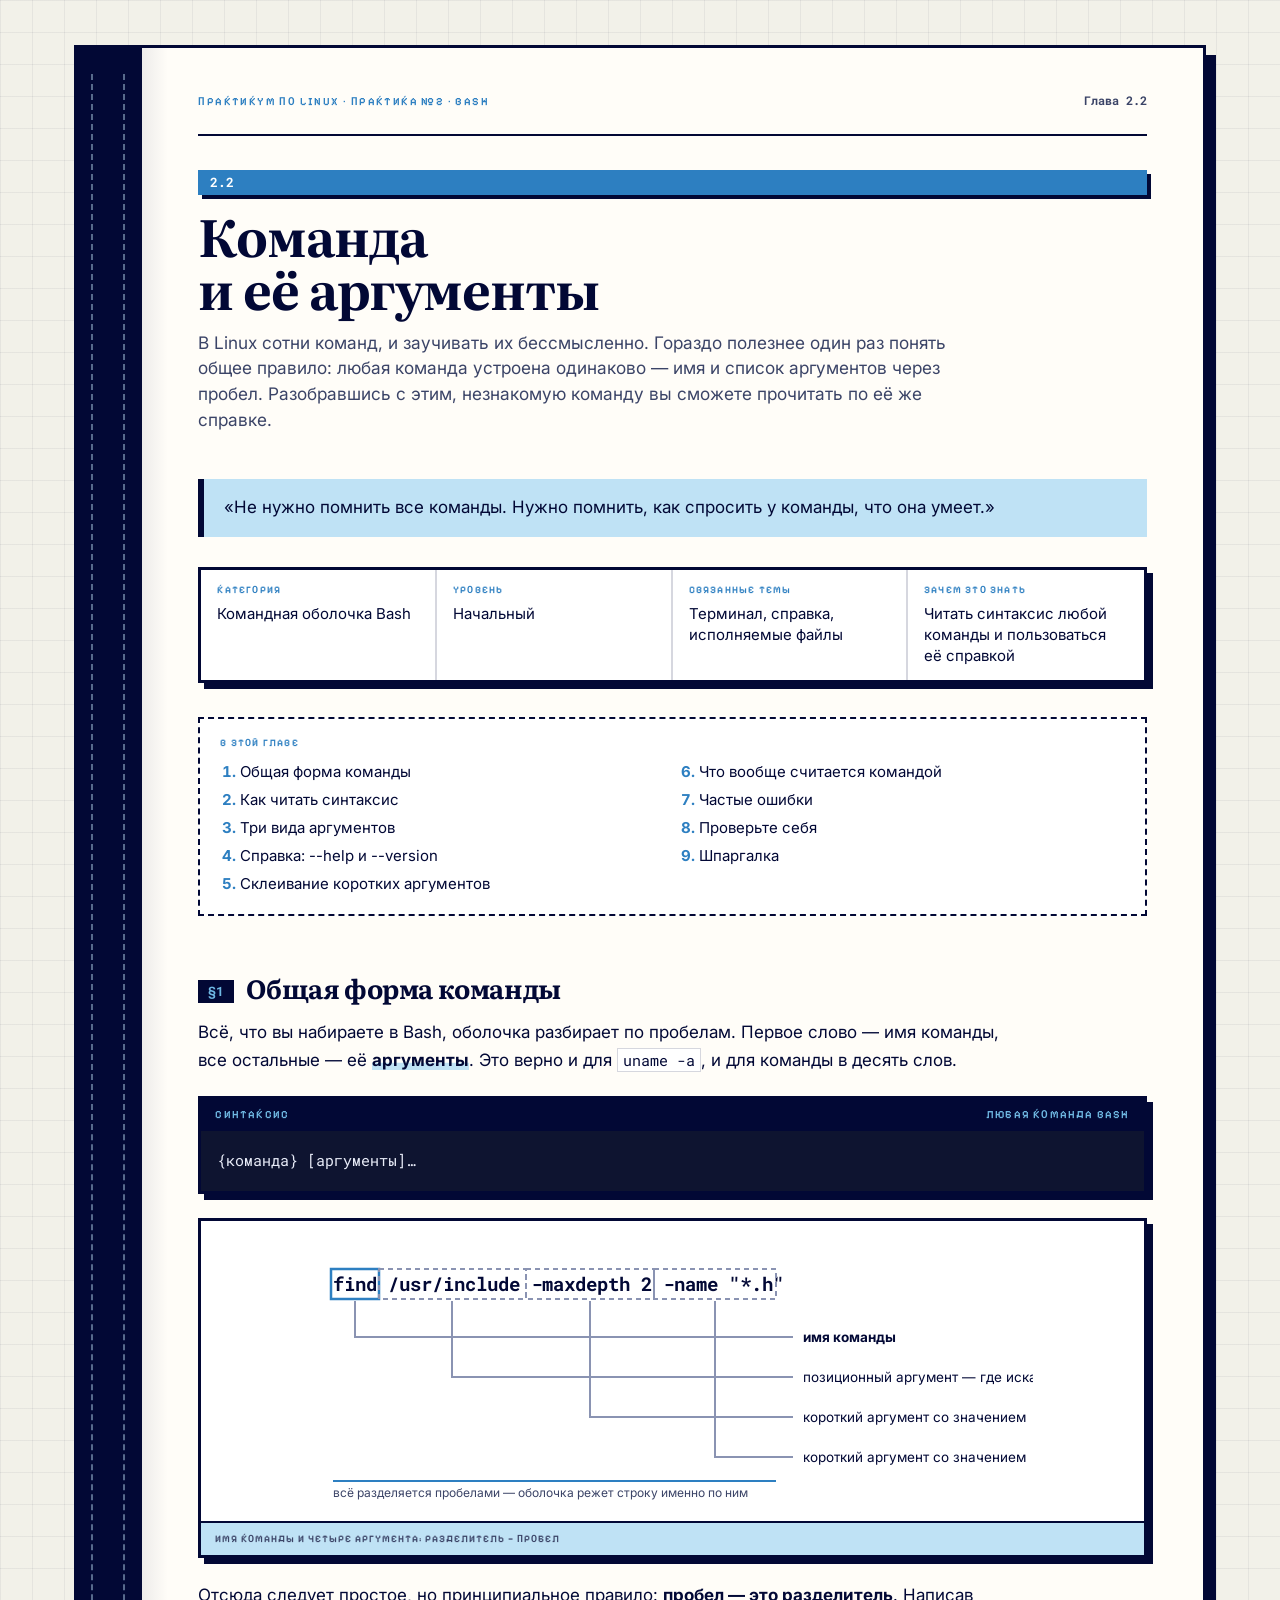
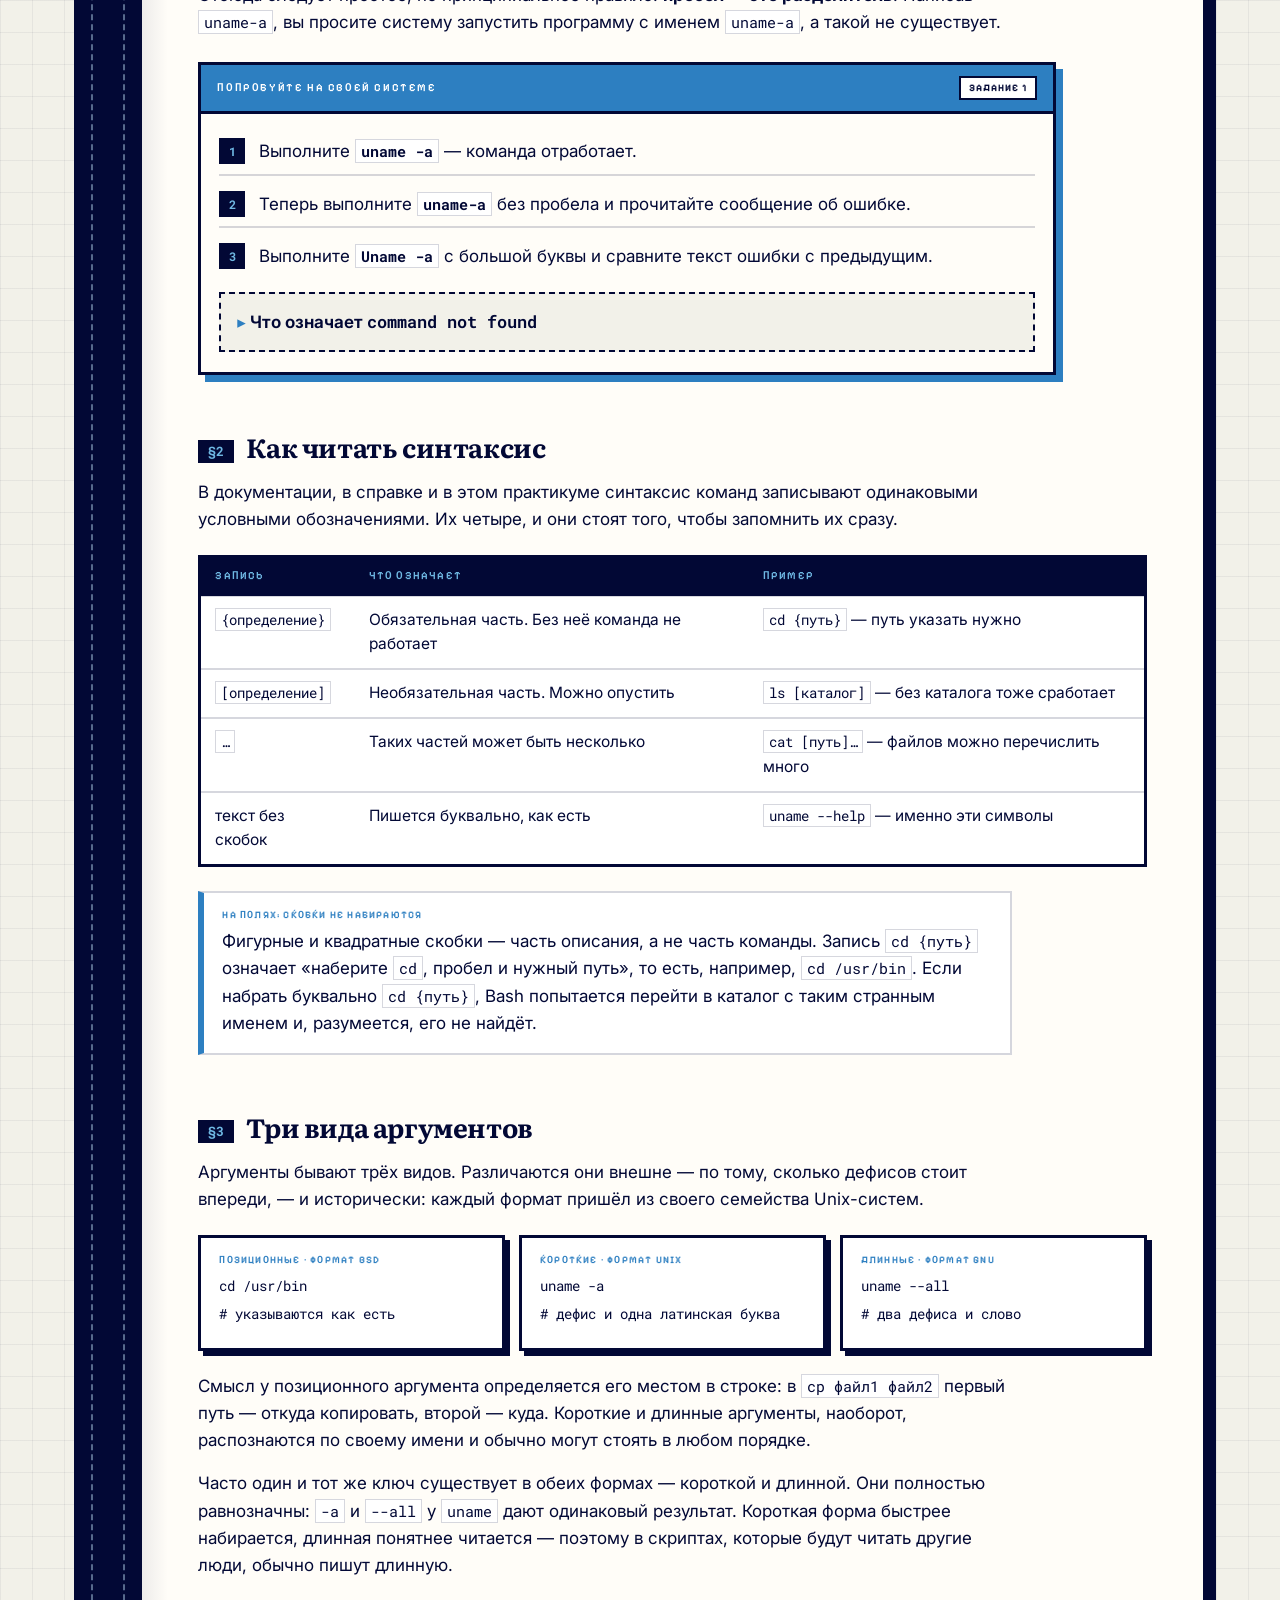
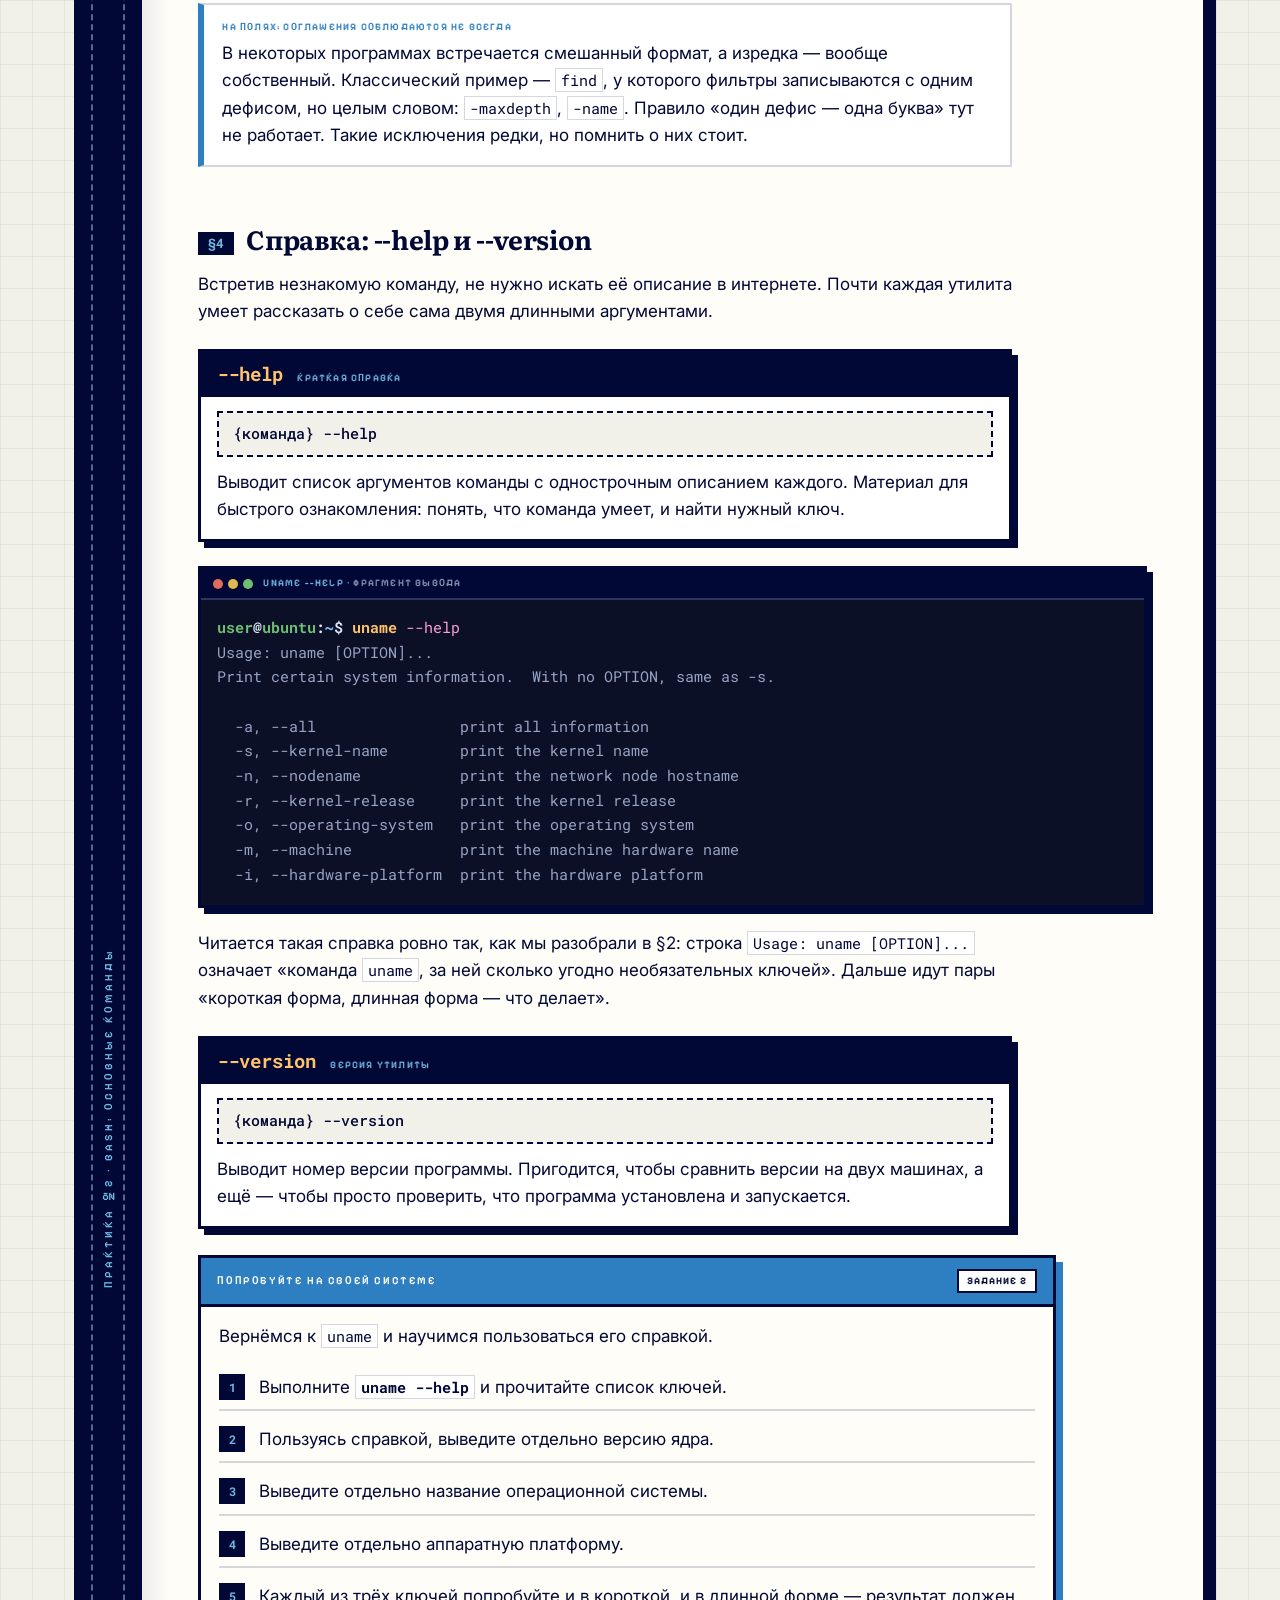
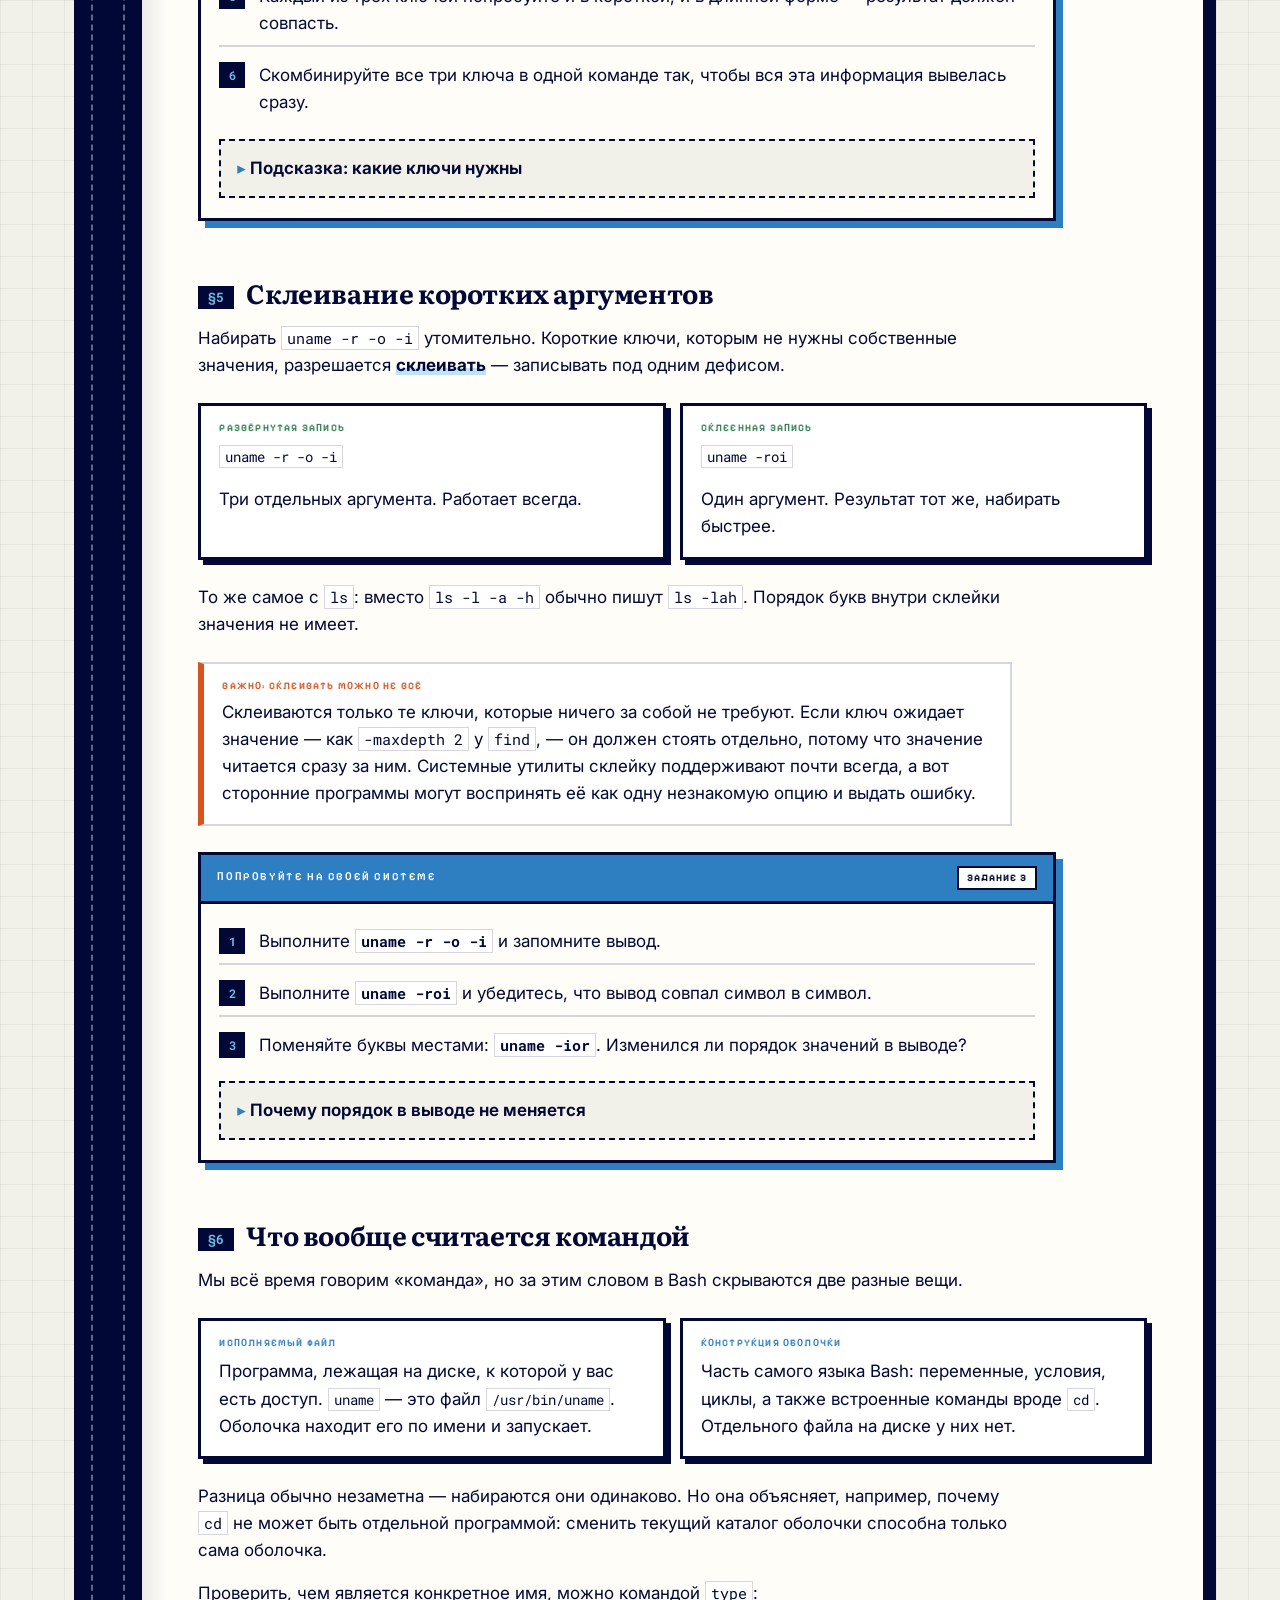
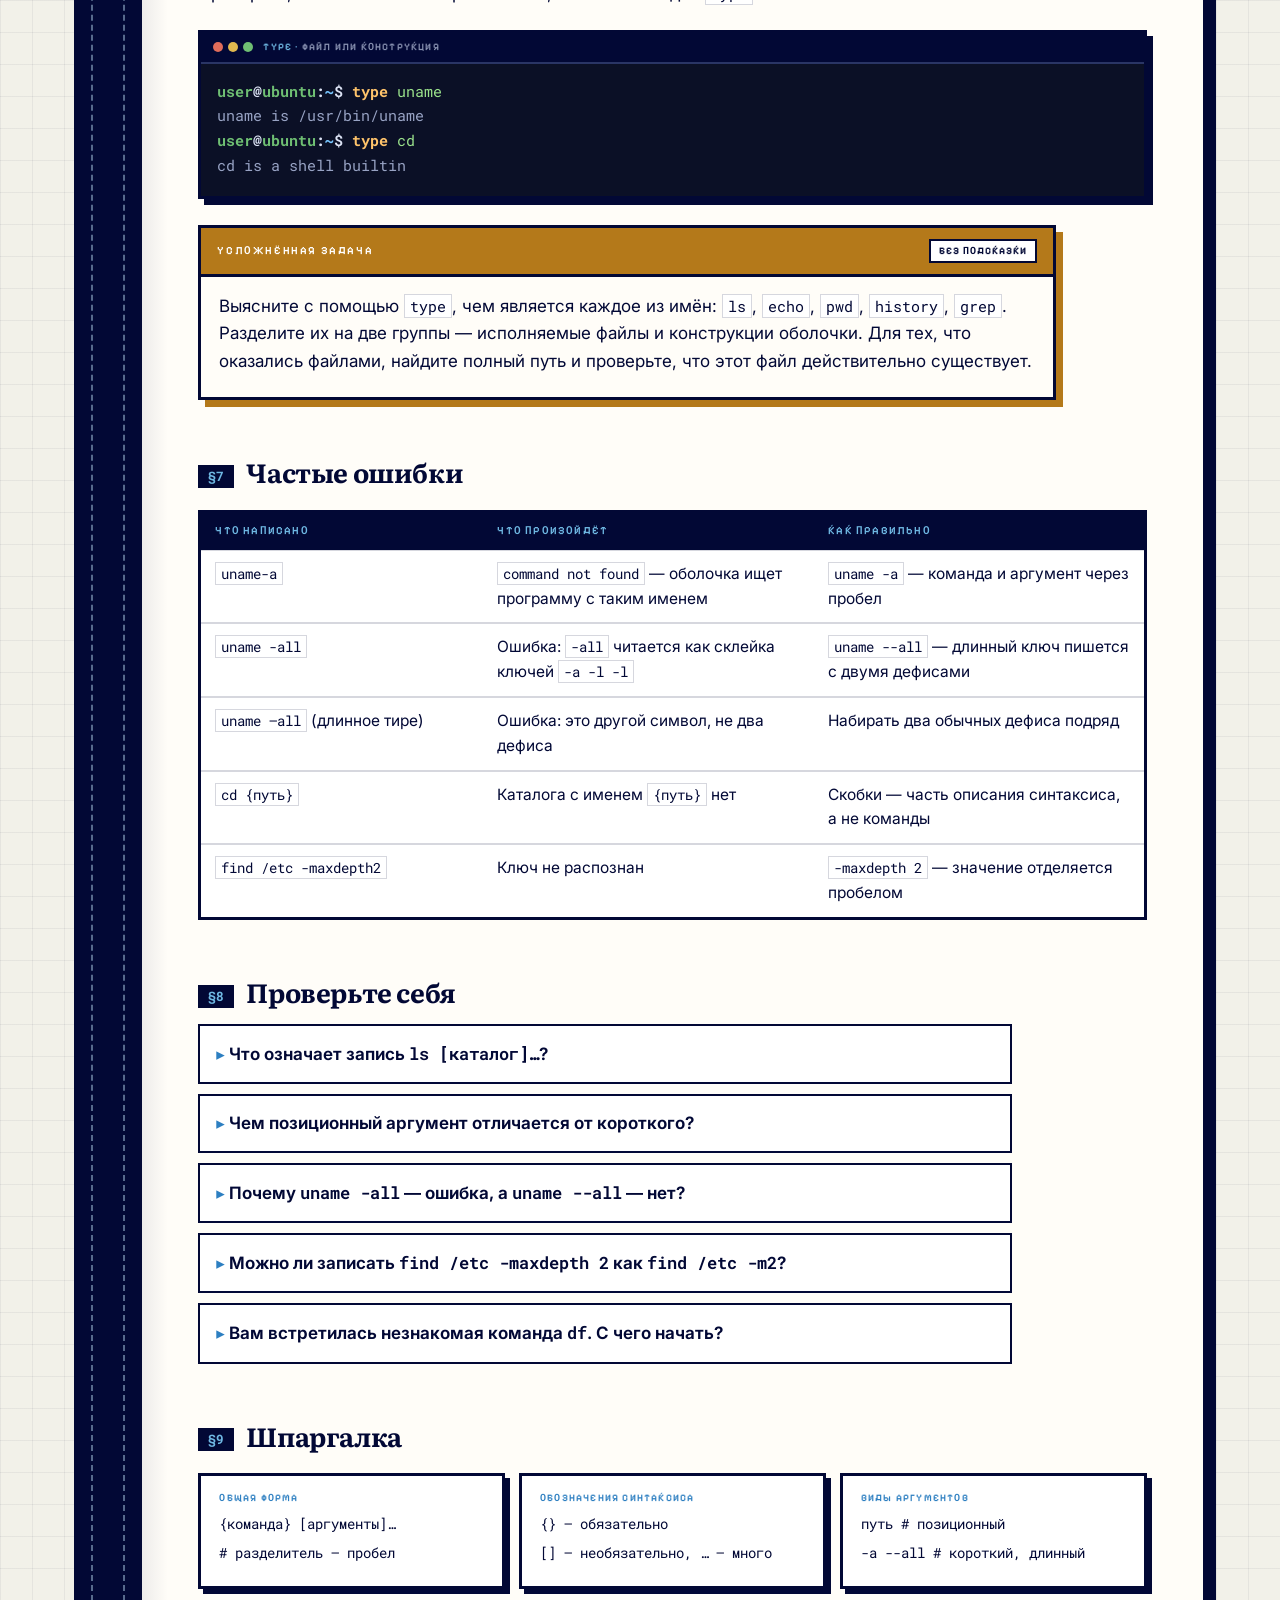
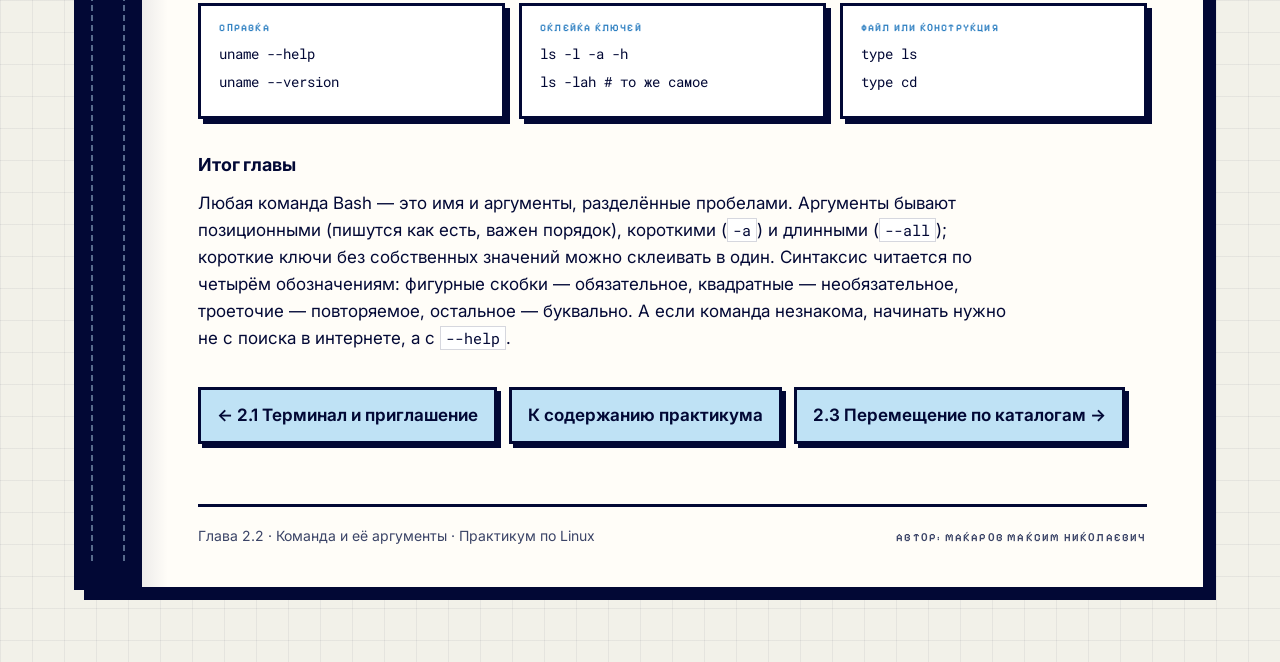
<file: praktika-02/02-komanda-i-argumenty/index.html>
<!doctype html>
<html lang="ru">
<head>
  <meta charset="utf-8">
  <meta name="viewport" content="width=device-width, initial-scale=1">
  <meta name="theme-color" content="#F2F1E9">
  <title>2.2 Команда и её аргументы · Практикум по Linux</title>
  <link rel="preconnect" href="https://fonts.googleapis.com">
  <link rel="preconnect" href="https://fonts.gstatic.com" crossorigin>
  <link href="https://fonts.googleapis.com/css2?family=Inter:wght@400;500;600;700;800&family=Literata:ital,opsz,wght@0,7..72,600;0,7..72,700;1,7..72,400&family=Pixelify+Sans:wght@500;600;700&family=Roboto+Mono:wght@400;500;700&display=swap" rel="stylesheet">
  <link rel="stylesheet" href="../../styles.css">
</head>
<body>
  <div class="book">
    <div class="book__body">
      <div class="spine"><span>Практика №2 · Bash: основные команды</span></div>

      <main class="leaf">
        <div class="running">
          <p class="eyebrow"><a href="../../index.html" style="text-decoration:none;color:inherit">Практикум по Linux</a> · практика №2 · bash</p>
          <p class="running__folio">Глава 2.2</p>
        </div>

        <header class="chapter-head">
          <span class="chapter-num">2.2</span>
          <h1>Команда<br>и её аргументы</h1>
          <p class="lead">В Linux сотни команд, и заучивать их бессмысленно. Гораздо полезнее один раз понять общее правило: любая команда устроена одинаково — имя и список аргументов через пробел. Разобравшись с этим, незнакомую команду вы сможете прочитать по её же справке.</p>
          <blockquote class="quote"><p>«Не нужно помнить все команды. Нужно помнить, как спросить у команды, что она умеет.»</p></blockquote>
        </header>

        <dl class="passport">
          <div><dt>Категория</dt><dd>Командная оболочка Bash</dd></div>
          <div><dt>Уровень</dt><dd>Начальный</dd></div>
          <div><dt>Связанные темы</dt><dd>Терминал, справка, исполняемые файлы</dd></div>
          <div><dt>Зачем это знать</dt><dd>Читать синтаксис любой команды и пользоваться её справкой</dd></div>
        </dl>

        <nav class="contents">
          <b>В этой главе</b>
          <ol>
            <li><a href="#s1">Общая форма команды</a></li>
            <li><a href="#s2">Как читать синтаксис</a></li>
            <li><a href="#s3">Три вида аргументов</a></li>
            <li><a href="#s4">Справка: --help и --version</a></li>
            <li><a href="#s5">Склеивание коротких аргументов</a></li>
            <li><a href="#s6">Что вообще считается командой</a></li>
            <li><a href="#s7">Частые ошибки</a></li>
            <li><a href="#s8">Проверьте себя</a></li>
            <li><a href="#s9">Шпаргалка</a></li>
          </ol>
        </nav>

        <h2 id="s1"><span class="sec">§1</span>Общая форма команды</h2>
        <p>Всё, что вы набираете в Bash, оболочка разбирает по пробелам. Первое слово — имя команды, все остальные — её <span class="term">аргументы</span>. Это верно и для <code>uname -a</code>, и для команды в десять слов.</p>
        <figure class="code">
          <figcaption><span>Синтаксис</span><span>любая команда bash</span></figcaption>
<pre>{команда} [аргументы]…</pre>
        </figure>
        <figure class="scheme">
          <div class="scheme__canvas">
            <svg viewBox="0 0 720 260" width="720" role="img" aria-label="Разбор команды find на имя и аргументы">
              <text x="20" y="50" font-family="Roboto Mono, monospace" font-size="19" font-weight="700" fill="#020835">find /usr/include -maxdepth 2 -name "*.h"</text>
              <g>
                <rect x="18" y="28" width="48" height="30" fill="none" stroke="#2D7FC1" stroke-width="2.5"/>
                <rect x="66" y="28" width="147" height="30" fill="none" stroke="#8A93B2" stroke-width="2" stroke-dasharray="5 4"/>
                <rect x="213" y="28" width="128" height="30" fill="none" stroke="#8A93B2" stroke-width="2" stroke-dasharray="5 4"/>
                <rect x="341" y="28" width="122" height="30" fill="none" stroke="#8A93B2" stroke-width="2" stroke-dasharray="5 4"/>
              </g>
              <g stroke="#8A93B2" stroke-width="2" fill="none">
                <path d="M42 60 V96 H480"/>
                <path d="M139 60 V136 H480"/>
                <path d="M277 60 V176 H480"/>
                <path d="M402 60 V216 H480"/>
              </g>
              <g font-family="Inter, sans-serif" font-size="13.5" fill="#020835">
                <text x="490" y="101"><tspan font-weight="700">имя команды</tspan></text>
                <text x="490" y="141">позиционный аргумент — где искать</text>
                <text x="490" y="181">короткий аргумент со значением</text>
                <text x="490" y="221">короткий аргумент со значением</text>
              </g>
              <line x1="20" y1="240" x2="463" y2="240" stroke="#2D7FC1" stroke-width="2"/>
              <text x="20" y="256" font-family="Inter, sans-serif" font-size="12" fill="#3B4467">всё разделяется пробелами — оболочка режет строку именно по ним</text>
            </svg>
          </div>
          <figcaption>Имя команды и четыре аргумента: разделитель — пробел</figcaption>
        </figure>
        <p>Отсюда следует простое, но принципиальное правило: <b>пробел — это разделитель</b>. Написав <code>uname-a</code>, вы просите систему запустить программу с именем <code>uname-a</code>, а такой не существует.</p>

        <div class="try">
          <div class="try__head"><b>Попробуйте на своей системе</b><span>задание 1</span></div>
          <div class="try__body">
            <ol>
              <li>Выполните <code class="b">uname -a</code> — команда отработает.</li>
              <li>Теперь выполните <code class="b">uname-a</code> без пробела и прочитайте сообщение об ошибке.</li>
              <li>Выполните <code class="b">Uname -a</code> с большой буквы и сравните текст ошибки с предыдущим.</li>
            </ol>
            <details>
              <summary>Что означает <code>command not found</code></summary>
              <p>Оболочка не нашла исполняемый файл с таким именем. Ошибка одна и та же и для опечатки, и для несуществующей программы, и для неверного регистра: <code>Uname</code> и <code>uname</code> — для Linux два разных имени.</p>
            </details>
          </div>
        </div>

        <h2 id="s2"><span class="sec">§2</span>Как читать синтаксис</h2>
        <p>В документации, в справке и в этом практикуме синтаксис команд записывают одинаковыми условными обозначениями. Их четыре, и они стоят того, чтобы запомнить их сразу.</p>
        <div class="table-scroll">
          <table>
            <thead><tr><th>Запись</th><th>Что означает</th><th>Пример</th></tr></thead>
            <tbody>
              <tr><td><code>{определение}</code></td><td>Обязательная часть. Без неё команда не работает</td><td><code>cd {путь}</code> — путь указать нужно</td></tr>
              <tr><td><code>[определение]</code></td><td>Необязательная часть. Можно опустить</td><td><code>ls [каталог]</code> — без каталога тоже сработает</td></tr>
              <tr><td><code>…</code></td><td>Таких частей может быть несколько</td><td><code>cat [путь]…</code> — файлов можно перечислить много</td></tr>
              <tr><td>текст без скобок</td><td>Пишется буквально, как есть</td><td><code>uname --help</code> — именно эти символы</td></tr>
            </tbody>
          </table>
        </div>
        <div class="margin-note">
          <b>На полях: скобки не набираются</b>
          <p>Фигурные и квадратные скобки — часть описания, а не часть команды. Запись <code>cd {путь}</code> означает «наберите <code>cd</code>, пробел и нужный путь», то есть, например, <code>cd /usr/bin</code>. Если набрать буквально <code>cd {путь}</code>, Bash попытается перейти в каталог с таким странным именем и, разумеется, его не найдёт.</p>
        </div>

        <h2 id="s3"><span class="sec">§3</span>Три вида аргументов</h2>
        <p>Аргументы бывают трёх видов. Различаются они внешне — по тому, сколько дефисов стоит впереди, — и исторически: каждый формат пришёл из своего семейства Unix-систем.</p>
        <div class="cheat">
          <div>
            <b>Позиционные · формат BSD</b>
            <code>cd /usr/bin</code>
            <code># указываются как есть</code>
          </div>
          <div>
            <b>Короткие · формат UNIX</b>
            <code>uname -a</code>
            <code># дефис и одна латинская буква</code>
          </div>
          <div>
            <b>Длинные · формат GNU</b>
            <code>uname --all</code>
            <code># два дефиса и слово</code>
          </div>
        </div>
        <p>Смысл у позиционного аргумента определяется его местом в строке: в <code>cp файл1 файл2</code> первый путь — откуда копировать, второй — куда. Короткие и длинные аргументы, наоборот, распознаются по своему имени и обычно могут стоять в любом порядке.</p>
        <p>Часто один и тот же ключ существует в обеих формах — короткой и длинной. Они полностью равнозначны: <code>-a</code> и <code>--all</code> у <code>uname</code> дают одинаковый результат. Короткая форма быстрее набирается, длинная понятнее читается — поэтому в скриптах, которые будут читать другие люди, обычно пишут длинную.</p>
        <div class="margin-note">
          <b>На полях: соглашения соблюдаются не всегда</b>
          <p>В некоторых программах встречается смешанный формат, а изредка — вообще собственный. Классический пример — <code>find</code>, у которого фильтры записываются с одним дефисом, но целым словом: <code>-maxdepth</code>, <code>-name</code>. Правило «один дефис — одна буква» тут не работает. Такие исключения редки, но помнить о них стоит.</p>
        </div>

        <h2 id="s4"><span class="sec">§4</span>Справка: --help и --version</h2>
        <p>Встретив незнакомую команду, не нужно искать её описание в интернете. Почти каждая утилита умеет рассказать о себе сама двумя длинными аргументами.</p>
        <div class="cmdcard">
          <div class="cmdcard__head"><b>--help</b><span>краткая справка</span></div>
          <div class="cmdcard__body">
            <div class="cmdcard__syn">{команда} --help</div>
            <p style="margin-top:12px">Выводит список аргументов команды с однострочным описанием каждого. Материал для быстрого ознакомления: понять, что команда умеет, и найти нужный ключ.</p>
          </div>
        </div>
        <figure class="tty">
          <div class="tty__bar"><div class="tty__dots"><i></i><i></i><i></i></div><span class="tty__title">uname --help · <em>фрагмент вывода</em></span></div>
<pre><span class="pr">user<i>@</i>ubuntu<i>:</i><b>~</b><i>$</i></span> <span class="cmd">uname</span> <span class="arg">--help</span>
<span class="out">Usage: uname [OPTION]...
Print certain system information.  With no OPTION, same as -s.

  -a, --all                print all information
  -s, --kernel-name        print the kernel name
  -n, --nodename           print the network node hostname
  -r, --kernel-release     print the kernel release
  -o, --operating-system   print the operating system
  -m, --machine            print the machine hardware name
  -i, --hardware-platform  print the hardware platform</span></pre>
        </figure>
        <p>Читается такая справка ровно так, как мы разобрали в §2: строка <code>Usage: uname [OPTION]...</code> означает «команда <code>uname</code>, за ней сколько угодно необязательных ключей». Дальше идут пары «короткая форма, длинная форма — что делает».</p>
        <div class="cmdcard">
          <div class="cmdcard__head"><b>--version</b><span>версия утилиты</span></div>
          <div class="cmdcard__body">
            <div class="cmdcard__syn">{команда} --version</div>
            <p style="margin-top:12px">Выводит номер версии программы. Пригодится, чтобы сравнить версии на двух машинах, а ещё — чтобы просто проверить, что программа установлена и запускается.</p>
          </div>
        </div>

        <div class="try">
          <div class="try__head"><b>Попробуйте на своей системе</b><span>задание 2</span></div>
          <div class="try__body">
            <p>Вернёмся к <code>uname</code> и научимся пользоваться его справкой.</p>
            <ol>
              <li>Выполните <code class="b">uname --help</code> и прочитайте список ключей.</li>
              <li>Пользуясь справкой, выведите отдельно версию ядра.</li>
              <li>Выведите отдельно название операционной системы.</li>
              <li>Выведите отдельно аппаратную платформу.</li>
              <li>Каждый из трёх ключей попробуйте и в короткой, и в длинной форме — результат должен совпасть.</li>
              <li>Скомбинируйте все три ключа в одной команде так, чтобы вся эта информация вывелась сразу.</li>
            </ol>
            <details>
              <summary>Подсказка: какие ключи нужны</summary>
              <p>Версия ядра — <code>-r</code> или <code>--kernel-release</code>. Операционная система — <code>-o</code> или <code>--operating-system</code>. Аппаратная платформа — <code>-i</code> или <code>--hardware-platform</code>. Три ключа в одной команде: <code>uname -r -o -i</code>.</p>
            </details>
          </div>
        </div>

        <h2 id="s5"><span class="sec">§5</span>Склеивание коротких аргументов</h2>
        <p>Набирать <code>uname -r -o -i</code> утомительно. Короткие ключи, которым не нужны собственные значения, разрешается <span class="term">склеивать</span> — записывать под одним дефисом.</p>
        <div class="duo">
          <div class="duo--ok">
            <b>Развёрнутая запись</b>
            <p><code>uname -r -o -i</code></p>
            <p>Три отдельных аргумента. Работает всегда.</p>
          </div>
          <div class="duo--ok">
            <b>Склеенная запись</b>
            <p><code>uname -roi</code></p>
            <p>Один аргумент. Результат тот же, набирать быстрее.</p>
          </div>
        </div>
        <p>То же самое с <code>ls</code>: вместо <code>ls -l -a -h</code> обычно пишут <code>ls -lah</code>. Порядок букв внутри склейки значения не имеет.</p>
        <div class="margin-note margin-note--warn">
          <b>Важно: склеивать можно не всё</b>
          <p>Склеиваются только те ключи, которые ничего за собой не требуют. Если ключ ожидает значение — как <code>-maxdepth 2</code> у <code>find</code>, — он должен стоять отдельно, потому что значение читается сразу за ним. Системные утилиты склейку поддерживают почти всегда, а вот сторонние программы могут воспринять её как одну незнакомую опцию и выдать ошибку.</p>
        </div>

        <div class="try">
          <div class="try__head"><b>Попробуйте на своей системе</b><span>задание 3</span></div>
          <div class="try__body">
            <ol>
              <li>Выполните <code class="b">uname -r -o -i</code> и запомните вывод.</li>
              <li>Выполните <code class="b">uname -roi</code> и убедитесь, что вывод совпал символ в символ.</li>
              <li>Поменяйте буквы местами: <code class="b">uname -ior</code>. Изменился ли порядок значений в выводе?</li>
            </ol>
            <details>
              <summary>Почему порядок в выводе не меняется</summary>
              <p>Ключи только включают нужные поля, а порядок их вывода жёстко зашит в саму утилиту — тот же, что у <code>uname -a</code>. Поэтому <code>-roi</code> и <code>-ior</code> дают идентичный результат.</p>
            </details>
          </div>
        </div>

        <h2 id="s6"><span class="sec">§6</span>Что вообще считается командой</h2>
        <p>Мы всё время говорим «команда», но за этим словом в Bash скрываются две разные вещи.</p>
        <div class="duo">
          <div>
            <b>Исполняемый файл</b>
            <p>Программа, лежащая на диске, к которой у вас есть доступ. <code>uname</code> — это файл <code>/usr/bin/uname</code>. Оболочка находит его по имени и запускает.</p>
          </div>
          <div>
            <b>Конструкция оболочки</b>
            <p>Часть самого языка Bash: переменные, условия, циклы, а также встроенные команды вроде <code>cd</code>. Отдельного файла на диске у них нет.</p>
          </div>
        </div>
        <p>Разница обычно незаметна — набираются они одинаково. Но она объясняет, например, почему <code>cd</code> не может быть отдельной программой: сменить текущий каталог оболочки способна только сама оболочка.</p>
        <p>Проверить, чем является конкретное имя, можно командой <code>type</code>:</p>
        <figure class="tty">
          <div class="tty__bar"><div class="tty__dots"><i></i><i></i><i></i></div><span class="tty__title">type · <em>файл или конструкция</em></span></div>
<pre><span class="pr">user<i>@</i>ubuntu<i>:</i><b>~</b><i>$</i></span> <span class="cmd">type</span> <span class="pth">uname</span>
<span class="out">uname is /usr/bin/uname</span>
<span class="pr">user<i>@</i>ubuntu<i>:</i><b>~</b><i>$</i></span> <span class="cmd">type</span> <span class="pth">cd</span>
<span class="out">cd is a shell builtin</span></pre>
        </figure>

        <div class="try try--hard">
          <div class="try__head"><b>Усложнённая задача</b><span>без подсказки</span></div>
          <div class="try__body">
            <p>Выясните с помощью <code>type</code>, чем является каждое из имён: <code>ls</code>, <code>echo</code>, <code>pwd</code>, <code>history</code>, <code>grep</code>. Разделите их на две группы — исполняемые файлы и конструкции оболочки. Для тех, что оказались файлами, найдите полный путь и проверьте, что этот файл действительно существует.</p>
          </div>
        </div>

        <h2 id="s7"><span class="sec">§7</span>Частые ошибки</h2>
        <div class="table-scroll errors-table">
          <table>
            <thead><tr><th>Что написано</th><th>Что произойдёт</th><th>Как правильно</th></tr></thead>
            <tbody>
              <tr><td><code>uname-a</code></td><td><code>command not found</code> — оболочка ищет программу с таким именем</td><td><code>uname -a</code> — команда и аргумент через пробел</td></tr>
              <tr><td><code>uname -all</code></td><td>Ошибка: <code>-all</code> читается как склейка ключей <code>-a -l -l</code></td><td><code>uname --all</code> — длинный ключ пишется с двумя дефисами</td></tr>
              <tr><td><code>uname —all</code> (длинное тире)</td><td>Ошибка: это другой символ, не два дефиса</td><td>Набирать два обычных дефиса подряд</td></tr>
              <tr><td><code>cd {путь}</code></td><td>Каталога с именем <code>{путь}</code> нет</td><td>Скобки — часть описания синтаксиса, а не команды</td></tr>
              <tr><td><code>find /etc -maxdepth2</code></td><td>Ключ не распознан</td><td><code>-maxdepth 2</code> — значение отделяется пробелом</td></tr>
            </tbody>
          </table>
        </div>

        <h2 id="s8"><span class="sec">§8</span>Проверьте себя</h2>
        <details>
          <summary>Что означает запись <code>ls [каталог]…</code>?</summary>
          <p>Команда <code>ls</code>, после которой можно указать каталог, а можно не указывать (квадратные скобки — необязательность), причём каталогов можно перечислить несколько (троеточие). Все три варианта корректны: <code>ls</code>, <code>ls /etc</code>, <code>ls /etc /var</code>.</p>
        </details>
        <details>
          <summary>Чем позиционный аргумент отличается от короткого?</summary>
          <p>Позиционный пишется как есть, без дефисов, и его смысл определяется местом в строке. Короткий начинается с одного дефиса и распознаётся по своей букве, поэтому обычно может стоять в любом месте среди других ключей.</p>
        </details>
        <details>
          <summary>Почему <code>uname -all</code> — ошибка, а <code>uname --all</code> — нет?</summary>
          <p>Один дефис означает короткие ключи, а короткий ключ — это ровно одна буква. Запись <code>-all</code> оболочка передаёт утилите как склейку из трёх ключей: <code>-a</code>, <code>-l</code>, <code>-l</code>. Ключа <code>-l</code> у <code>uname</code> нет, отсюда ошибка. Длинный ключ требует двух дефисов.</p>
        </details>
        <details>
          <summary>Можно ли записать <code>find /etc -maxdepth 2</code> как <code>find /etc -m2</code>?</summary>
          <p>Нет. У <code>find</code> свой формат: фильтры пишутся с одним дефисом, но целым словом, и сокращать их нельзя. Кроме того, <code>-maxdepth</code> требует значение, а такие ключи не склеиваются в принципе.</p>
        </details>
        <details>
          <summary>Вам встретилась незнакомая команда <code>df</code>. С чего начать?</summary>
          <p>С <code>df --help</code>: справка покажет назначение и список ключей. Дополнительно <code>type df</code> скажет, файл это или конструкция оболочки, а <code>df --version</code> подтвердит, что программа установлена и запускается.</p>
        </details>

        <h2 id="s9"><span class="sec">§9</span>Шпаргалка</h2>
        <div class="cheat">
          <div>
            <b>Общая форма</b>
            <code>{команда} [аргументы]…</code>
            <code># разделитель — пробел</code>
          </div>
          <div>
            <b>Обозначения синтаксиса</b>
            <code>{} — обязательно</code>
            <code>[] — необязательно, … — много</code>
          </div>
          <div>
            <b>Виды аргументов</b>
            <code>путь        # позиционный</code>
            <code>-a  --all   # короткий, длинный</code>
          </div>
          <div>
            <b>Справка</b>
            <code>uname --help</code>
            <code>uname --version</code>
          </div>
          <div>
            <b>Склейка ключей</b>
            <code>ls -l -a -h</code>
            <code>ls -lah   # то же самое</code>
          </div>
          <div>
            <b>Файл или конструкция</b>
            <code>type ls</code>
            <code>type cd</code>
          </div>
        </div>

        <h3>Итог главы</h3>
        <p>Любая команда Bash — это имя и аргументы, разделённые пробелами. Аргументы бывают позиционными (пишутся как есть, важен порядок), короткими (<code>-a</code>) и длинными (<code>--all</code>); короткие ключи без собственных значений можно склеивать в один. Синтаксис читается по четырём обозначениям: фигурные скобки — обязательное, квадратные — необязательное, троеточие — повторяемое, остальное — буквально. А если команда незнакома, начинать нужно не с поиска в интернете, а с <code>--help</code>.</p>

        <div class="pager"><a href="../01-terminal/index.html">← 2.1 Терминал и приглашение</a><a href="../../index.html">К содержанию практикума</a><a href="../03-peremeshchenie/index.html">2.3 Перемещение по каталогам →</a></div>

        <div class="colophon">
          <span>Глава 2.2 · Команда и её аргументы · Практикум по Linux</span>
          <span class="author-line">Автор: Макаров Максим Николаевич</span>
        </div>
      </main>
    </div>
  </div>
</body>
</html>
</file>
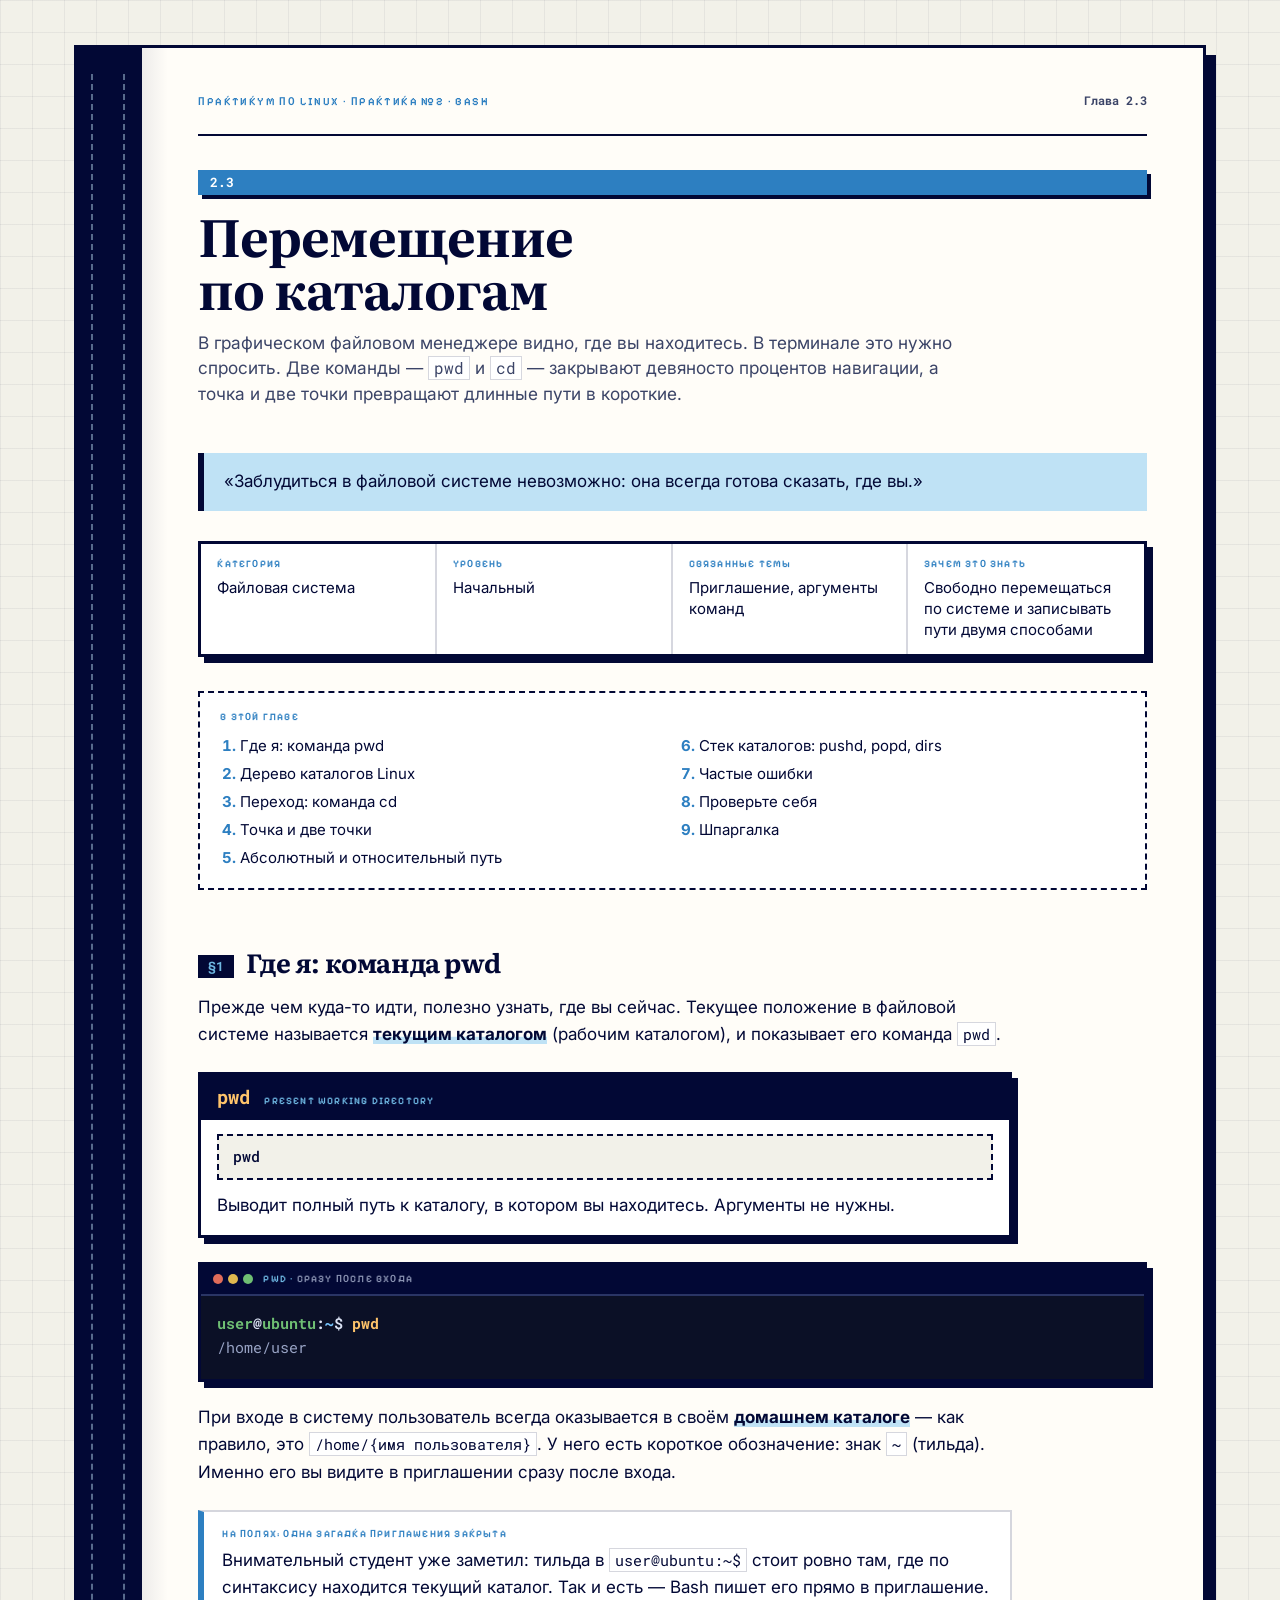
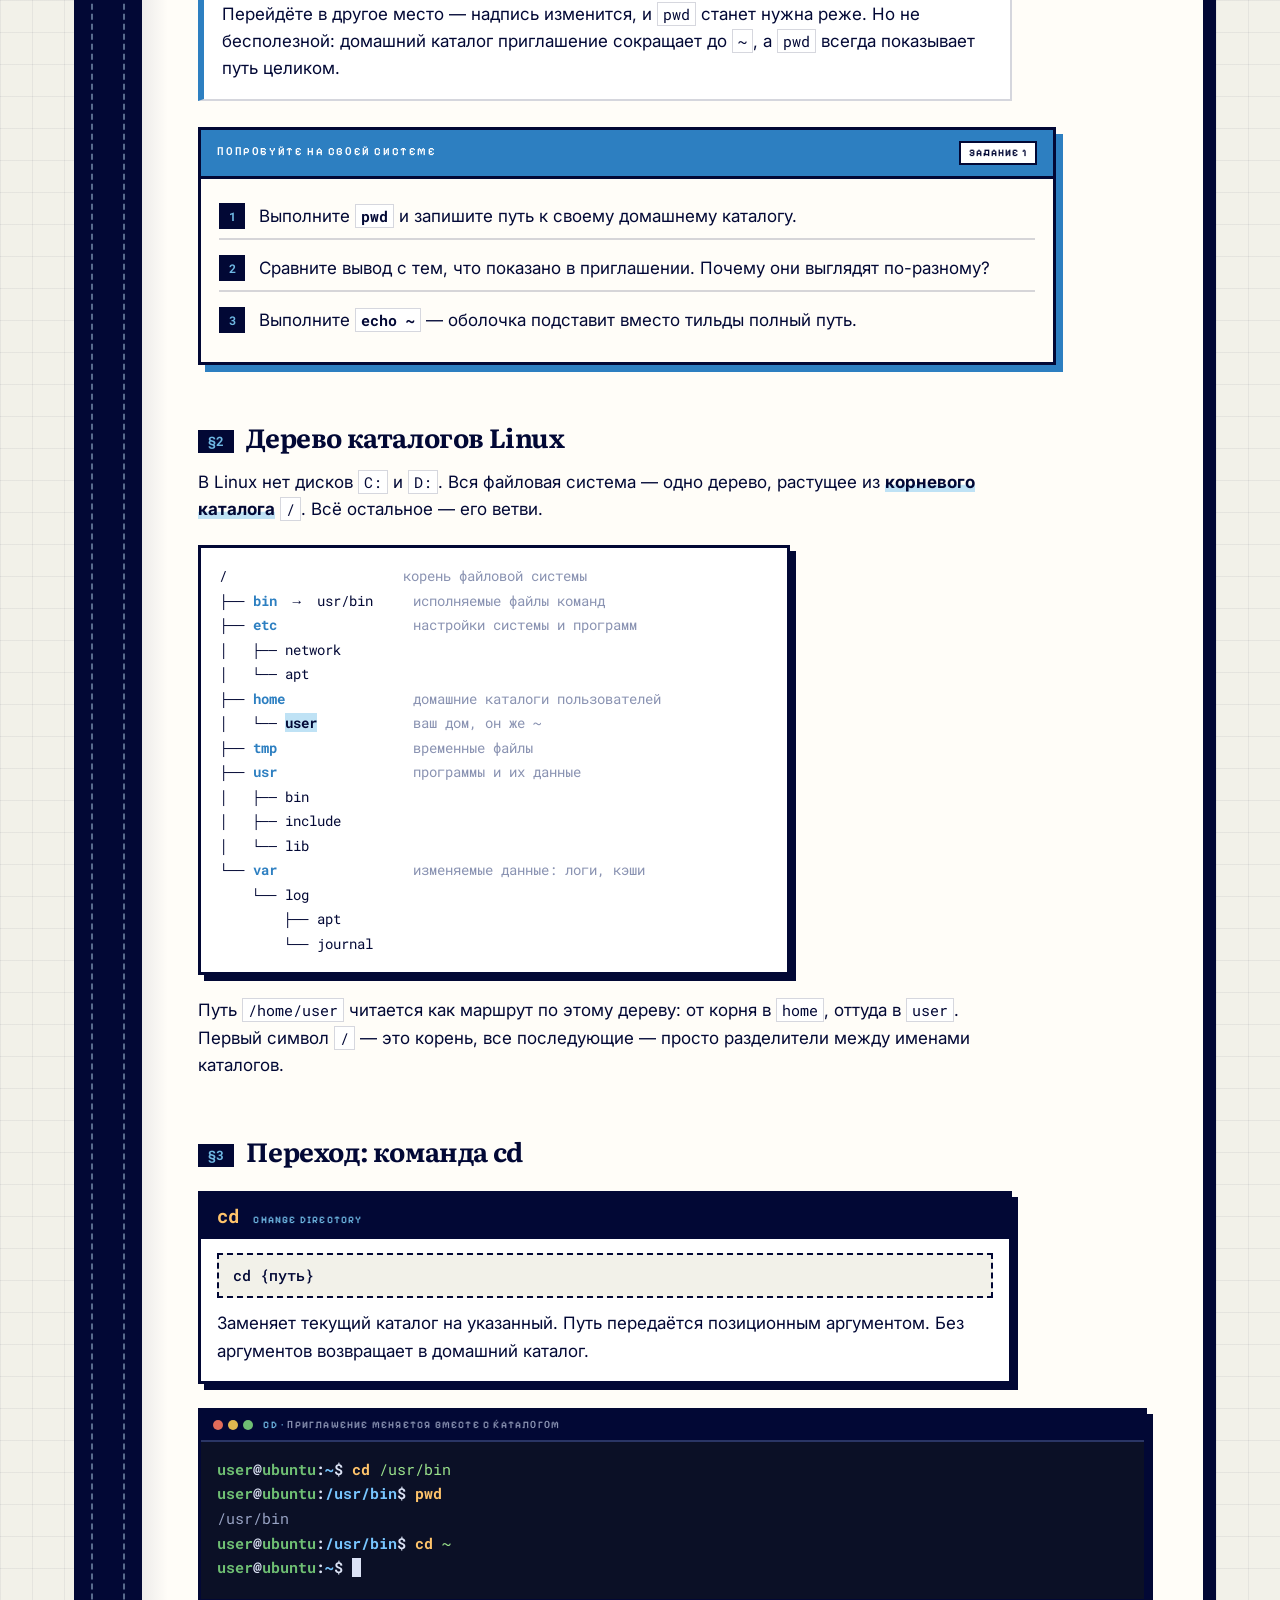
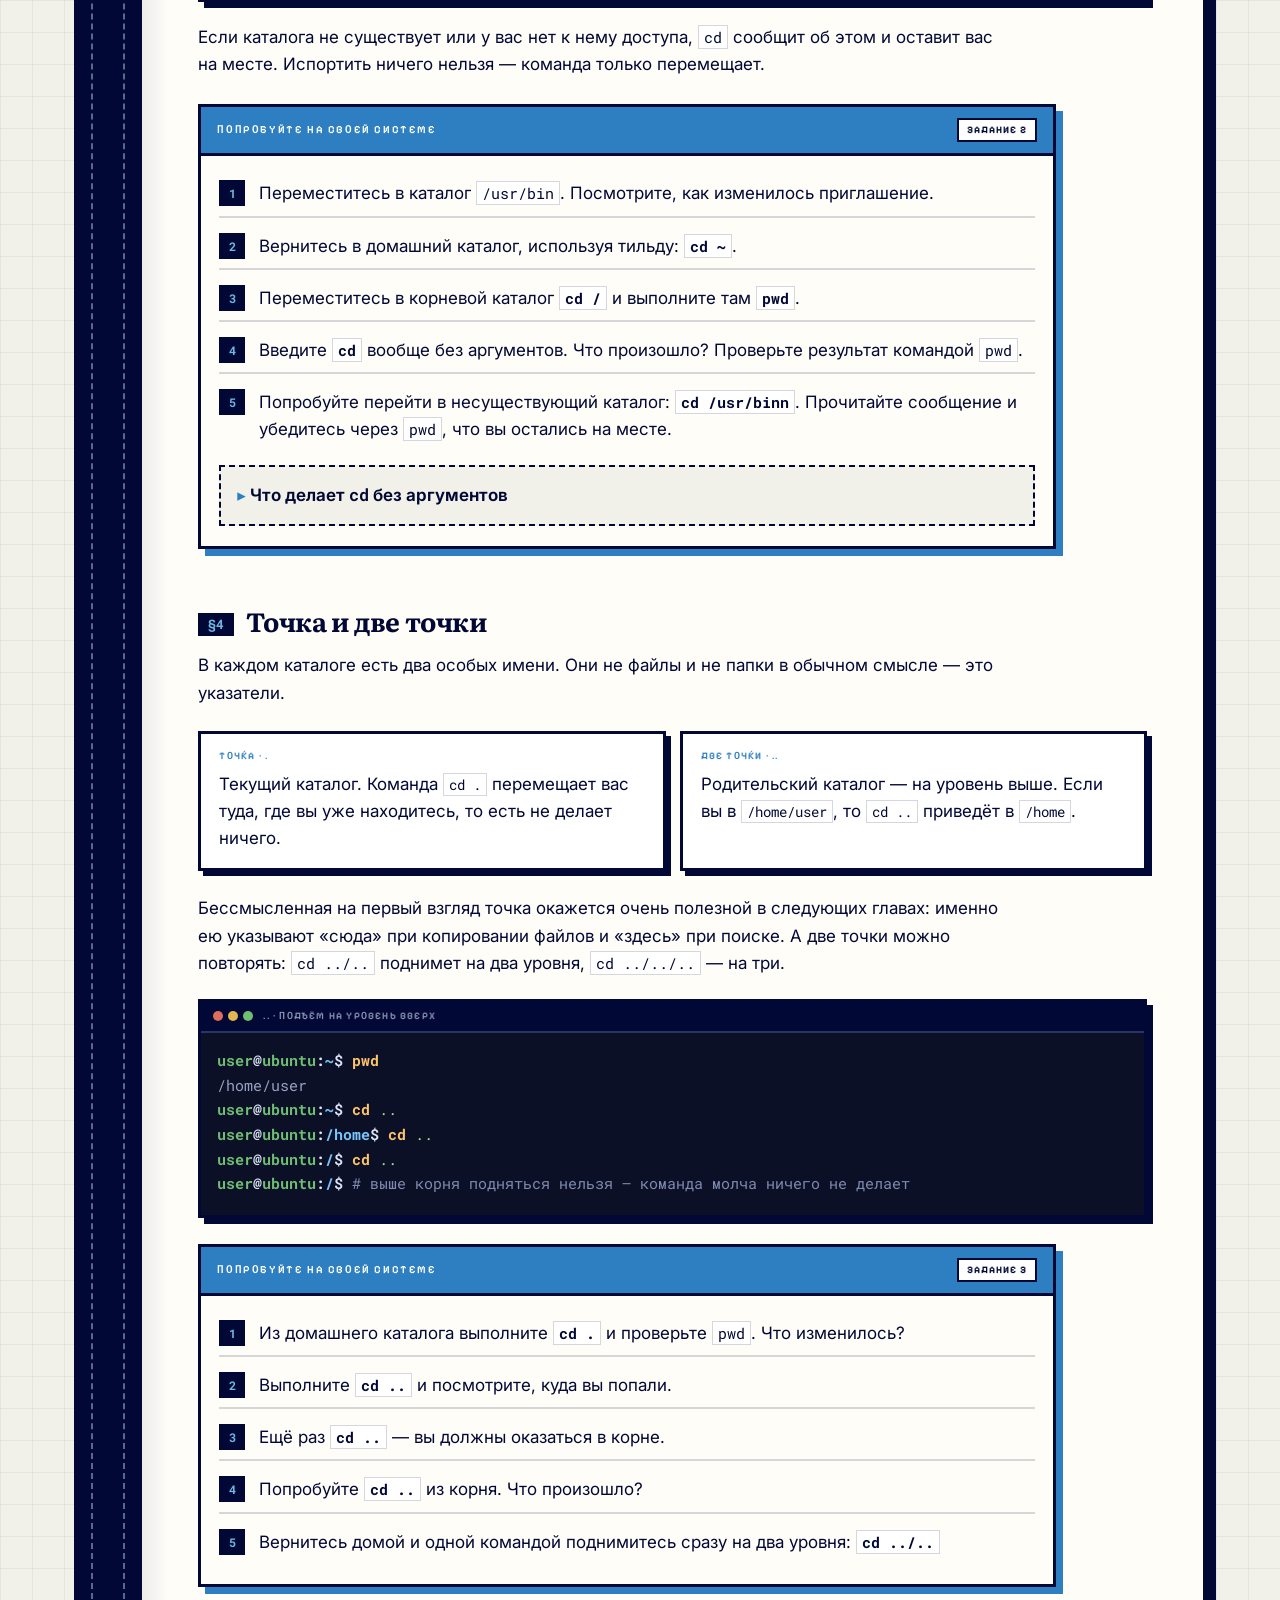
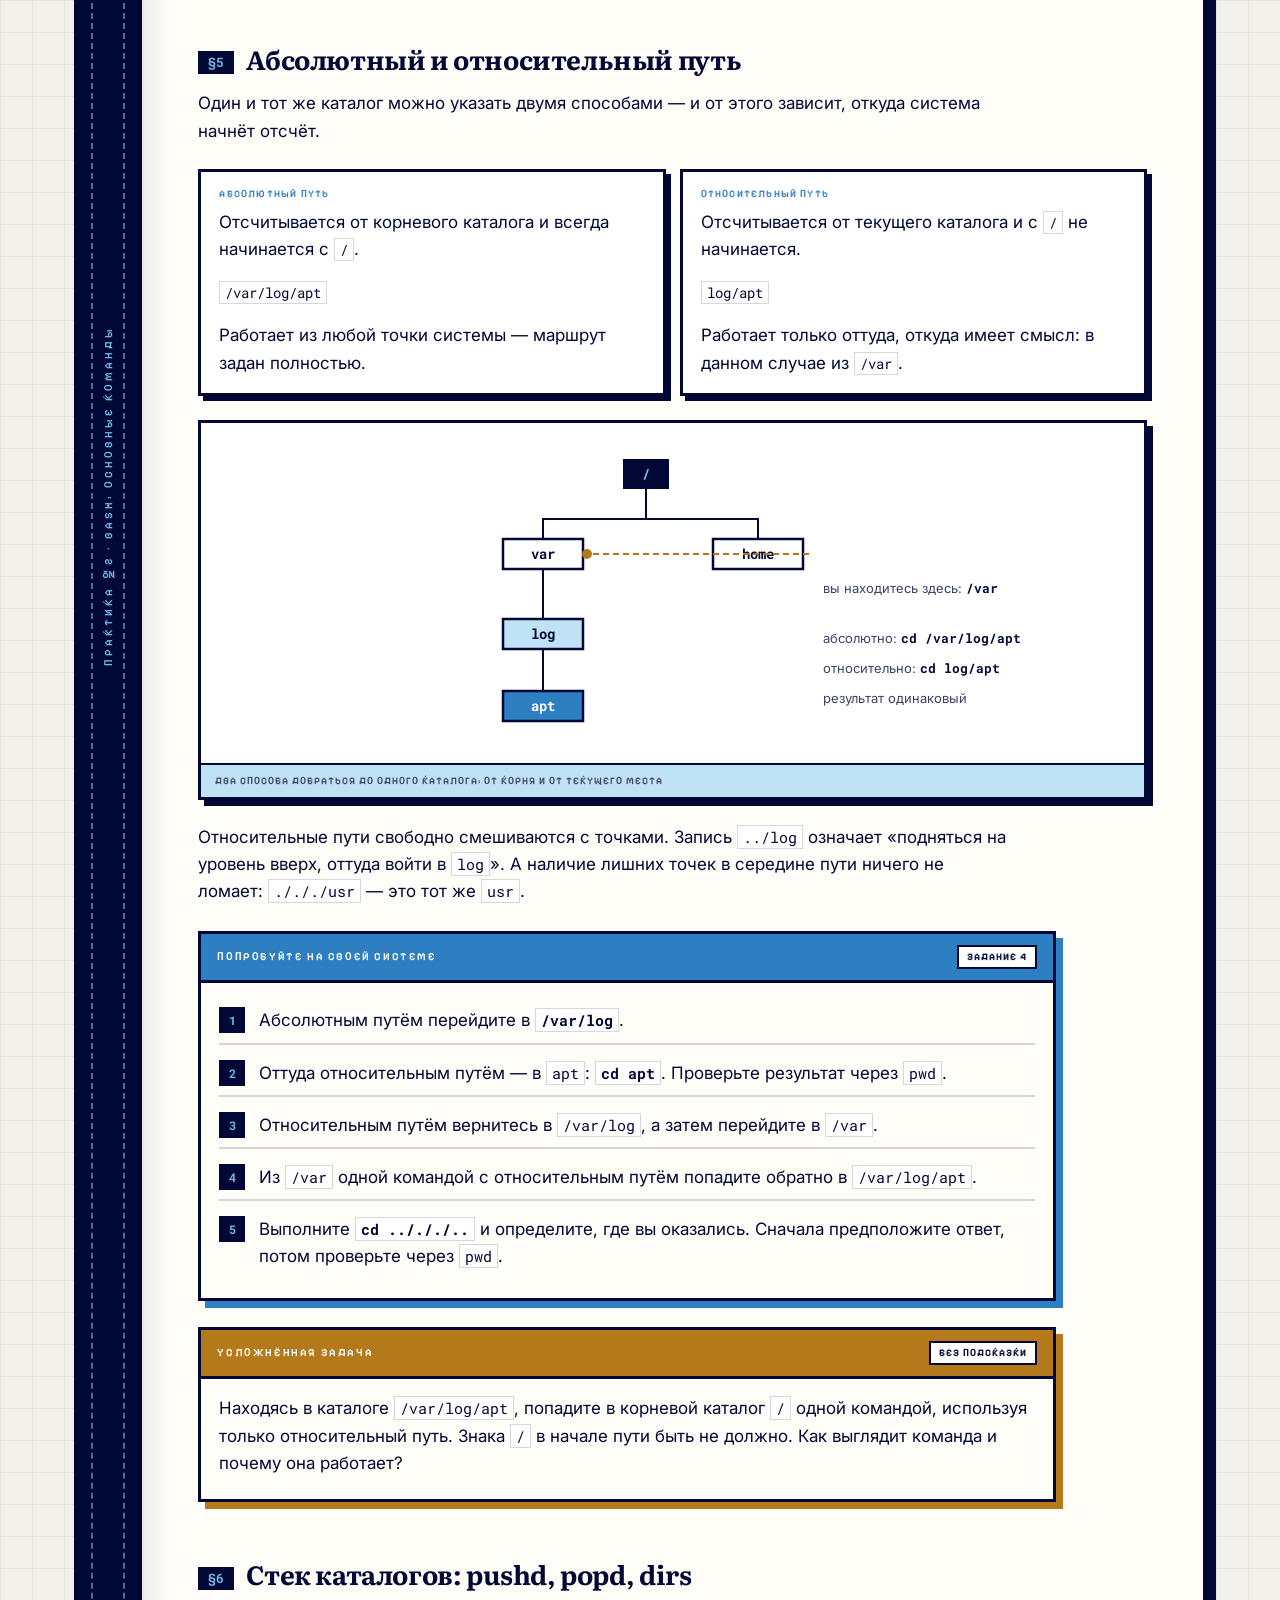
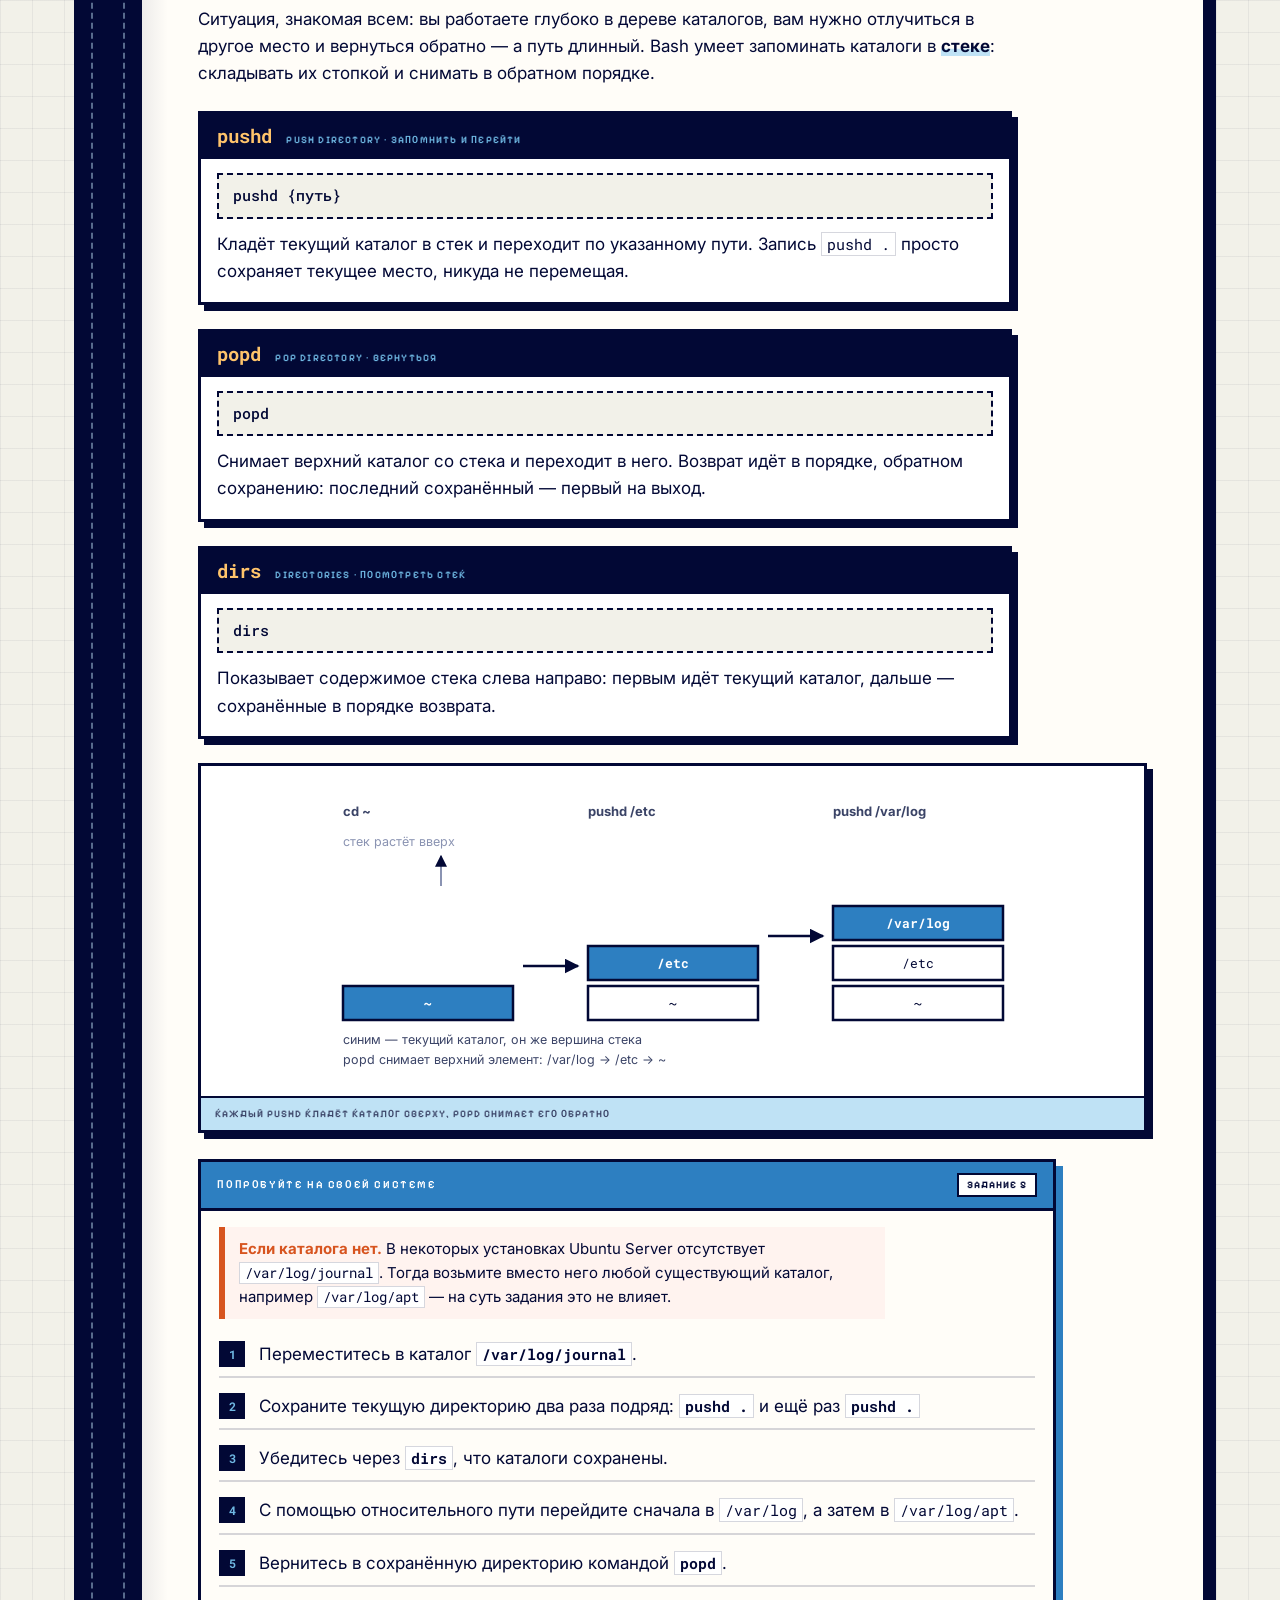
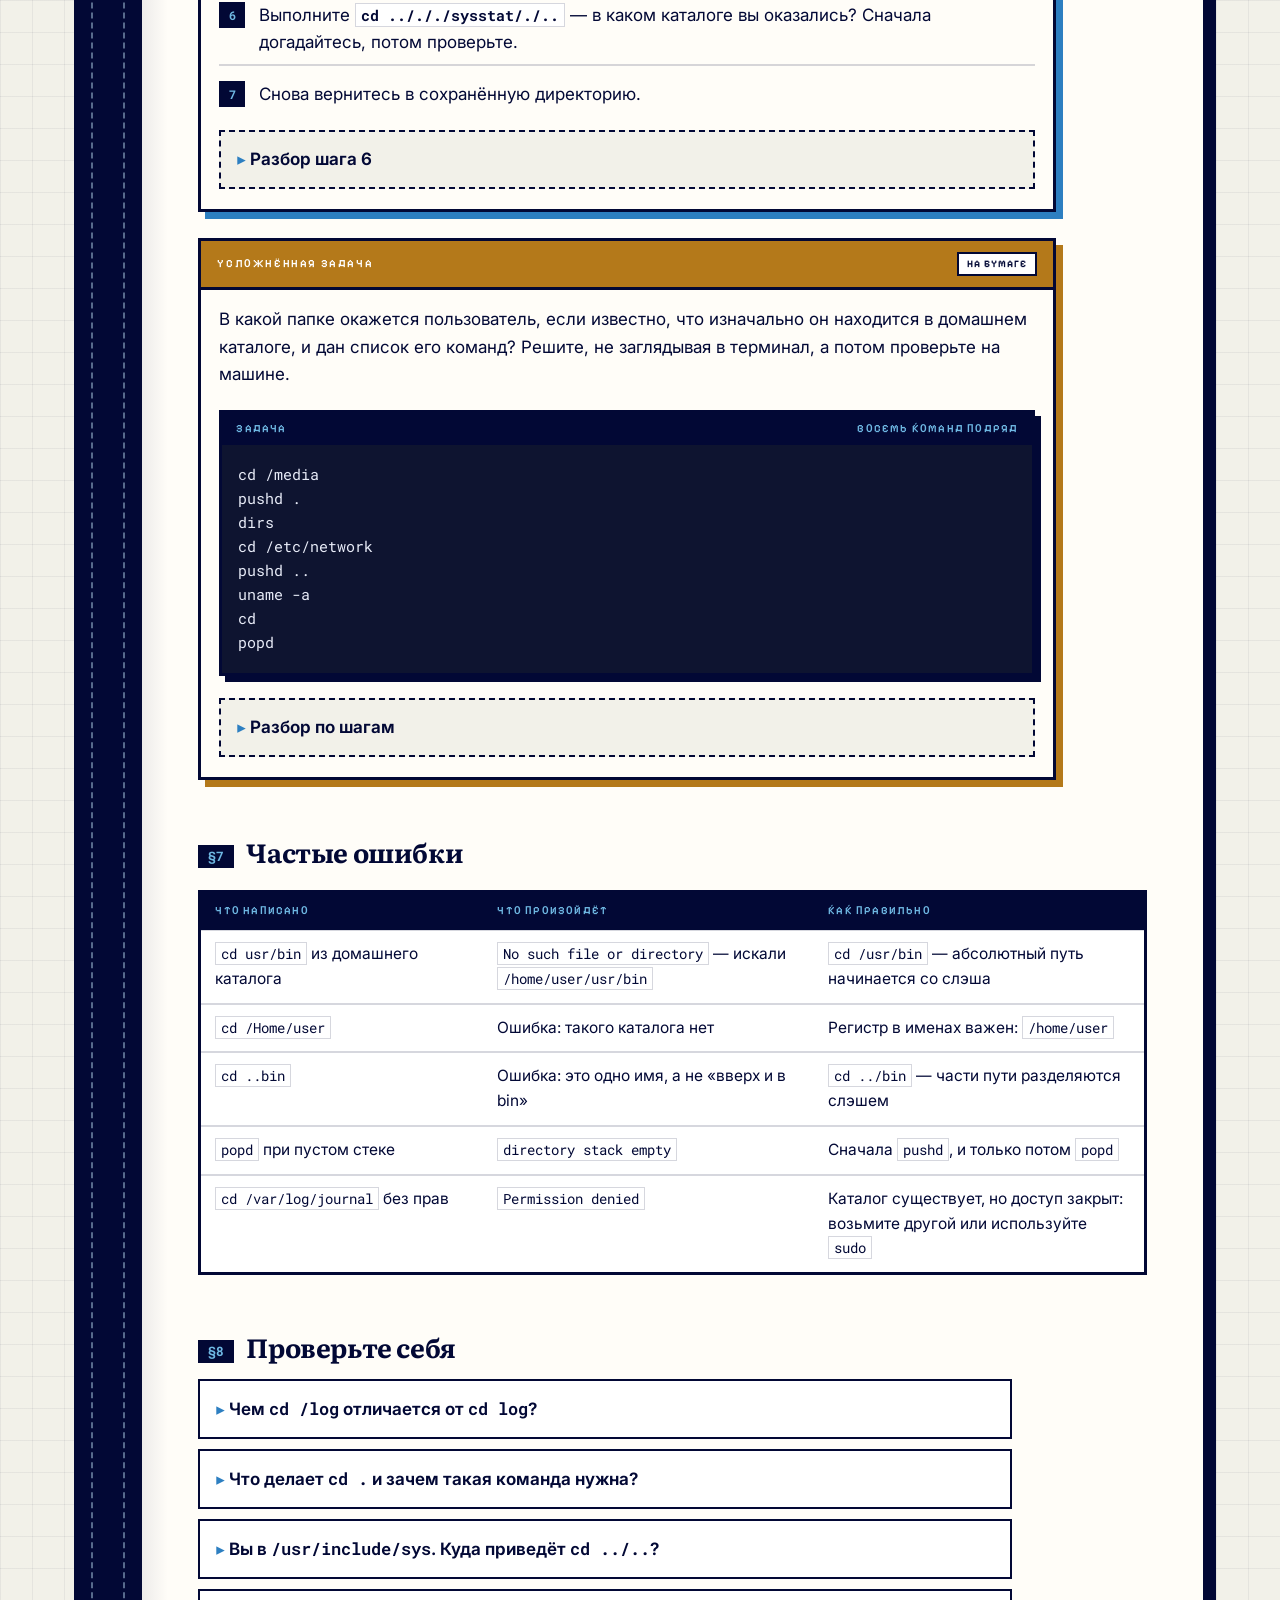
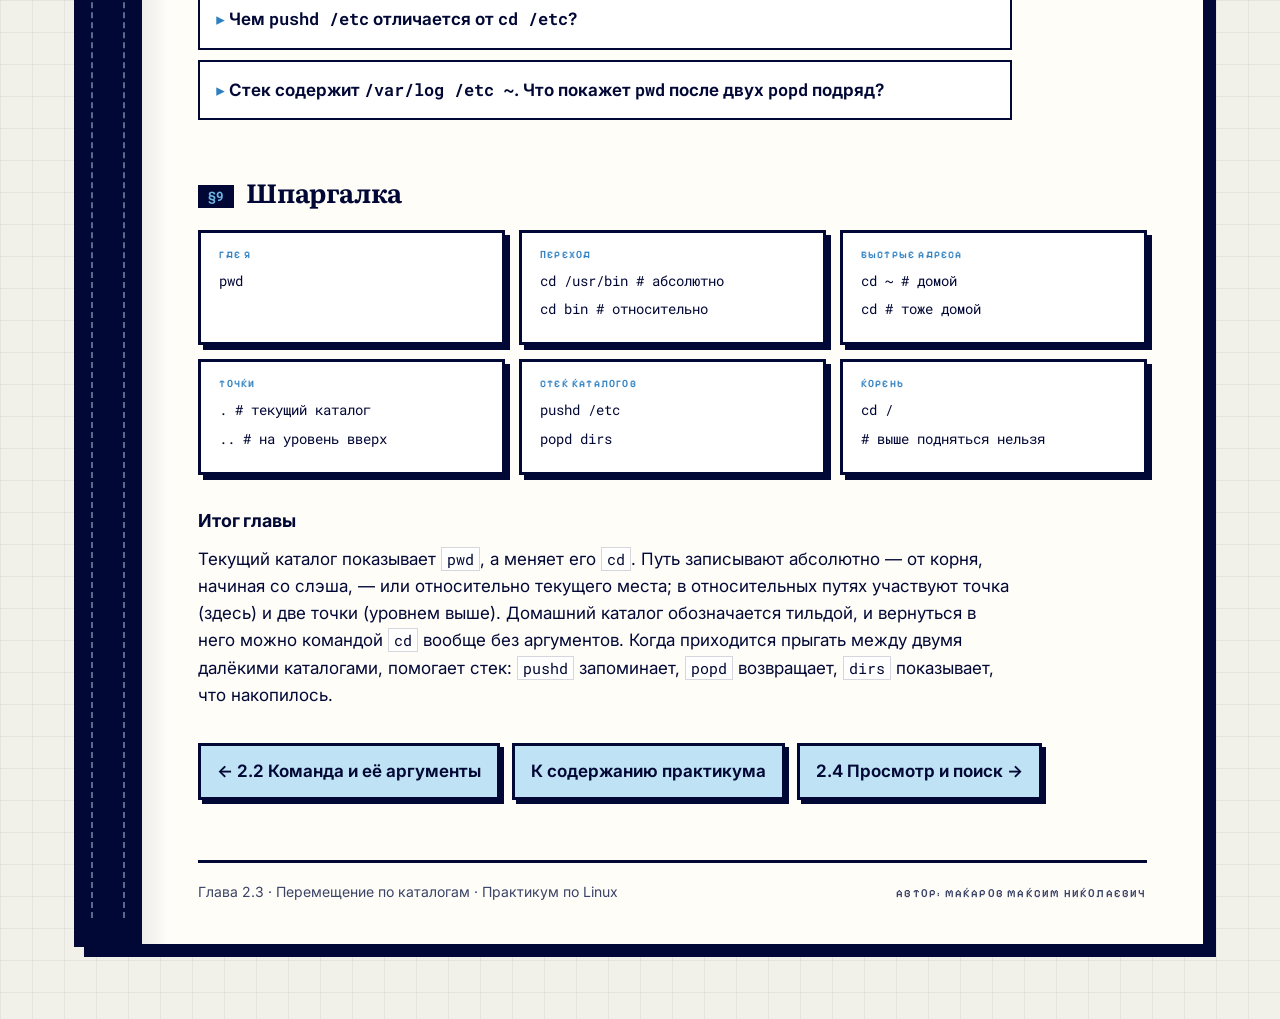
<file: praktika-02/03-peremeshchenie/index.html>
<!doctype html>
<html lang="ru">
<head>
  <meta charset="utf-8">
  <meta name="viewport" content="width=device-width, initial-scale=1">
  <meta name="theme-color" content="#F2F1E9">
  <title>2.3 Перемещение по каталогам · Практикум по Linux</title>
  <link rel="preconnect" href="https://fonts.googleapis.com">
  <link rel="preconnect" href="https://fonts.gstatic.com" crossorigin>
  <link href="https://fonts.googleapis.com/css2?family=Inter:wght@400;500;600;700;800&family=Literata:ital,opsz,wght@0,7..72,600;0,7..72,700;1,7..72,400&family=Pixelify+Sans:wght@500;600;700&family=Roboto+Mono:wght@400;500;700&display=swap" rel="stylesheet">
  <link rel="stylesheet" href="../../styles.css">
</head>
<body>
  <div class="book">
    <div class="book__body">
      <div class="spine"><span>Практика №2 · Bash: основные команды</span></div>

      <main class="leaf">
        <div class="running">
          <p class="eyebrow"><a href="../../index.html" style="text-decoration:none;color:inherit">Практикум по Linux</a> · практика №2 · bash</p>
          <p class="running__folio">Глава 2.3</p>
        </div>

        <header class="chapter-head">
          <span class="chapter-num">2.3</span>
          <h1>Перемещение<br>по каталогам</h1>
          <p class="lead">В графическом файловом менеджере видно, где вы находитесь. В терминале это нужно спросить. Две команды — <code>pwd</code> и <code>cd</code> — закрывают девяносто процентов навигации, а точка и две точки превращают длинные пути в короткие.</p>
          <blockquote class="quote"><p>«Заблудиться в файловой системе невозможно: она всегда готова сказать, где вы.»</p></blockquote>
        </header>

        <dl class="passport">
          <div><dt>Категория</dt><dd>Файловая система</dd></div>
          <div><dt>Уровень</dt><dd>Начальный</dd></div>
          <div><dt>Связанные темы</dt><dd>Приглашение, аргументы команд</dd></div>
          <div><dt>Зачем это знать</dt><dd>Свободно перемещаться по системе и записывать пути двумя способами</dd></div>
        </dl>

        <nav class="contents">
          <b>В этой главе</b>
          <ol>
            <li><a href="#s1">Где я: команда pwd</a></li>
            <li><a href="#s2">Дерево каталогов Linux</a></li>
            <li><a href="#s3">Переход: команда cd</a></li>
            <li><a href="#s4">Точка и две точки</a></li>
            <li><a href="#s5">Абсолютный и относительный путь</a></li>
            <li><a href="#s6">Стек каталогов: pushd, popd, dirs</a></li>
            <li><a href="#s7">Частые ошибки</a></li>
            <li><a href="#s8">Проверьте себя</a></li>
            <li><a href="#s9">Шпаргалка</a></li>
          </ol>
        </nav>

        <h2 id="s1"><span class="sec">§1</span>Где я: команда pwd</h2>
        <p>Прежде чем куда-то идти, полезно узнать, где вы сейчас. Текущее положение в файловой системе называется <span class="term">текущим каталогом</span> (рабочим каталогом), и показывает его команда <code>pwd</code>.</p>
        <div class="cmdcard">
          <div class="cmdcard__head"><b>pwd</b><span>present working directory</span></div>
          <div class="cmdcard__body">
            <div class="cmdcard__syn">pwd</div>
            <p style="margin-top:12px">Выводит полный путь к каталогу, в котором вы находитесь. Аргументы не нужны.</p>
          </div>
        </div>
        <figure class="tty">
          <div class="tty__bar"><div class="tty__dots"><i></i><i></i><i></i></div><span class="tty__title">pwd · <em>сразу после входа</em></span></div>
<pre><span class="pr">user<i>@</i>ubuntu<i>:</i><b>~</b><i>$</i></span> <span class="cmd">pwd</span>
<span class="out">/home/user</span></pre>
        </figure>
        <p>При входе в систему пользователь всегда оказывается в своём <span class="term">домашнем каталоге</span> — как правило, это <code>/home/{имя пользователя}</code>. У него есть короткое обозначение: знак <code>~</code> (тильда). Именно его вы видите в приглашении сразу после входа.</p>
        <div class="margin-note">
          <b>На полях: одна загадка приглашения закрыта</b>
          <p>Внимательный студент уже заметил: тильда в <code>user@ubuntu:~$</code> стоит ровно там, где по синтаксису находится текущий каталог. Так и есть — Bash пишет его прямо в приглашение. Перейдёте в другое место — надпись изменится, и <code>pwd</code> станет нужна реже. Но не бесполезной: домашний каталог приглашение сокращает до <code>~</code>, а <code>pwd</code> всегда показывает путь целиком.</p>
        </div>

        <div class="try">
          <div class="try__head"><b>Попробуйте на своей системе</b><span>задание 1</span></div>
          <div class="try__body">
            <ol>
              <li>Выполните <code class="b">pwd</code> и запишите путь к своему домашнему каталогу.</li>
              <li>Сравните вывод с тем, что показано в приглашении. Почему они выглядят по-разному?</li>
              <li>Выполните <code class="b">echo ~</code> — оболочка подставит вместо тильды полный путь.</li>
            </ol>
          </div>
        </div>

        <h2 id="s2"><span class="sec">§2</span>Дерево каталогов Linux</h2>
        <p>В Linux нет дисков <code>C:</code> и <code>D:</code>. Вся файловая система — одно дерево, растущее из <span class="term">корневого каталога</span> <code>/</code>. Всё остальное — его ветви.</p>
        <div class="tree">/                      <em>корень файловой системы</em>
├── <b>bin</b>  →  usr/bin     <em>исполняемые файлы команд</em>
├── <b>etc</b>                 <em>настройки системы и программ</em>
│   ├── network
│   └── apt
├── <b>home</b>                <em>домашние каталоги пользователей</em>
│   └── <mark>user</mark>            <em>ваш дом, он же ~</em>
├── <b>tmp</b>                 <em>временные файлы</em>
├── <b>usr</b>                 <em>программы и их данные</em>
│   ├── bin
│   ├── include
│   └── lib
└── <b>var</b>                 <em>изменяемые данные: логи, кэши</em>
    └── log
        ├── apt
        └── journal</div>
        <p>Путь <code>/home/user</code> читается как маршрут по этому дереву: от корня в <code>home</code>, оттуда в <code>user</code>. Первый символ <code>/</code> — это корень, все последующие — просто разделители между именами каталогов.</p>

        <h2 id="s3"><span class="sec">§3</span>Переход: команда cd</h2>
        <div class="cmdcard">
          <div class="cmdcard__head"><b>cd</b><span>change directory</span></div>
          <div class="cmdcard__body">
            <div class="cmdcard__syn">cd {путь}</div>
            <p style="margin-top:12px">Заменяет текущий каталог на указанный. Путь передаётся позиционным аргументом. Без аргументов возвращает в домашний каталог.</p>
          </div>
        </div>
        <figure class="tty">
          <div class="tty__bar"><div class="tty__dots"><i></i><i></i><i></i></div><span class="tty__title">cd · <em>приглашение меняется вместе с каталогом</em></span></div>
<pre><span class="pr">user<i>@</i>ubuntu<i>:</i><b>~</b><i>$</i></span> <span class="cmd">cd</span> <span class="pth">/usr/bin</span>
<span class="pr">user<i>@</i>ubuntu<i>:</i><b>/usr/bin</b><i>$</i></span> <span class="cmd">pwd</span>
<span class="out">/usr/bin</span>
<span class="pr">user<i>@</i>ubuntu<i>:</i><b>/usr/bin</b><i>$</i></span> <span class="cmd">cd</span> <span class="pth">~</span>
<span class="pr">user<i>@</i>ubuntu<i>:</i><b>~</b><i>$</i></span> <span class="cur"> </span></pre>
        </figure>
        <p>Если каталога не существует или у вас нет к нему доступа, <code>cd</code> сообщит об этом и оставит вас на месте. Испортить ничего нельзя — команда только перемещает.</p>

        <div class="try">
          <div class="try__head"><b>Попробуйте на своей системе</b><span>задание 2</span></div>
          <div class="try__body">
            <ol>
              <li>Переместитесь в каталог <code>/usr/bin</code>. Посмотрите, как изменилось приглашение.</li>
              <li>Вернитесь в домашний каталог, используя тильду: <code class="b">cd ~</code>.</li>
              <li>Переместитесь в корневой каталог <code class="b">cd /</code> и выполните там <code class="b">pwd</code>.</li>
              <li>Введите <code class="b">cd</code> вообще без аргументов. Что произошло? Проверьте результат командой <code>pwd</code>.</li>
              <li>Попробуйте перейти в несуществующий каталог: <code class="b">cd /usr/binn</code>. Прочитайте сообщение и убедитесь через <code>pwd</code>, что вы остались на месте.</li>
            </ol>
            <details>
              <summary>Что делает <code>cd</code> без аргументов</summary>
              <p>Возвращает в домашний каталог — то же самое, что <code>cd ~</code>. Это самый быстрый способ вернуться «домой» из любой точки системы: две буквы вместо длинного пути.</p>
            </details>
          </div>
        </div>

        <h2 id="s4"><span class="sec">§4</span>Точка и две точки</h2>
        <p>В каждом каталоге есть два особых имени. Они не файлы и не папки в обычном смысле — это указатели.</p>
        <div class="duo">
          <div>
            <b>Точка · .</b>
            <p>Текущий каталог. Команда <code>cd .</code> перемещает вас туда, где вы уже находитесь, то есть не делает ничего.</p>
          </div>
          <div>
            <b>Две точки · ..</b>
            <p>Родительский каталог — на уровень выше. Если вы в <code>/home/user</code>, то <code>cd ..</code> приведёт в <code>/home</code>.</p>
          </div>
        </div>
        <p>Бессмысленная на первый взгляд точка окажется очень полезной в следующих главах: именно ею указывают «сюда» при копировании файлов и «здесь» при поиске. А две точки можно повторять: <code>cd ../..</code> поднимет на два уровня, <code>cd ../../..</code> — на три.</p>
        <figure class="tty">
          <div class="tty__bar"><div class="tty__dots"><i></i><i></i><i></i></div><span class="tty__title">.. · <em>подъём на уровень вверх</em></span></div>
<pre><span class="pr">user<i>@</i>ubuntu<i>:</i><b>~</b><i>$</i></span> <span class="cmd">pwd</span>
<span class="out">/home/user</span>
<span class="pr">user<i>@</i>ubuntu<i>:</i><b>~</b><i>$</i></span> <span class="cmd">cd</span> <span class="pth">..</span>
<span class="pr">user<i>@</i>ubuntu<i>:</i><b>/home</b><i>$</i></span> <span class="cmd">cd</span> <span class="pth">..</span>
<span class="pr">user<i>@</i>ubuntu<i>:</i><b>/</b><i>$</i></span> <span class="cmd">cd</span> <span class="pth">..</span>
<span class="pr">user<i>@</i>ubuntu<i>:</i><b>/</b><i>$</i></span> <span class="c"># выше корня подняться нельзя — команда молча ничего не делает</span></pre>
        </figure>

        <div class="try">
          <div class="try__head"><b>Попробуйте на своей системе</b><span>задание 3</span></div>
          <div class="try__body">
            <ol>
              <li>Из домашнего каталога выполните <code class="b">cd .</code> и проверьте <code>pwd</code>. Что изменилось?</li>
              <li>Выполните <code class="b">cd ..</code> и посмотрите, куда вы попали.</li>
              <li>Ещё раз <code class="b">cd ..</code> — вы должны оказаться в корне.</li>
              <li>Попробуйте <code class="b">cd ..</code> из корня. Что произошло?</li>
              <li>Вернитесь домой и одной командой поднимитесь сразу на два уровня: <code class="b">cd ../..</code></li>
            </ol>
          </div>
        </div>

        <h2 id="s5"><span class="sec">§5</span>Абсолютный и относительный путь</h2>
        <p>Один и тот же каталог можно указать двумя способами — и от этого зависит, откуда система начнёт отсчёт.</p>
        <div class="duo">
          <div>
            <b>Абсолютный путь</b>
            <p>Отсчитывается от корневого каталога и всегда начинается с <code>/</code>.</p>
            <p><code>/var/log/apt</code></p>
            <p>Работает из любой точки системы — маршрут задан полностью.</p>
          </div>
          <div>
            <b>Относительный путь</b>
            <p>Отсчитывается от текущего каталога и с <code>/</code> не начинается.</p>
            <p><code>log/apt</code></p>
            <p>Работает только оттуда, откуда имеет смысл: в данном случае из <code>/var</code>.</p>
          </div>
        </div>
        <figure class="scheme">
          <div class="scheme__canvas">
            <svg viewBox="0 0 700 300" width="700" role="img" aria-label="Сравнение абсолютного и относительного пути на дереве каталогов">
              <g font-family="Roboto Mono, monospace" font-size="14" font-weight="700">
                <rect x="300" y="16" width="46" height="30" fill="#020835"/>
                <text x="323" y="36" fill="#6FB8E3" text-anchor="middle">/</text>
                <rect x="180" y="96" width="80" height="30" fill="#fff" stroke="#020835" stroke-width="2.5"/>
                <text x="220" y="116" fill="#020835" text-anchor="middle">var</text>
                <rect x="390" y="96" width="90" height="30" fill="#fff" stroke="#020835" stroke-width="2.5"/>
                <text x="435" y="116" fill="#020835" text-anchor="middle">home</text>
                <rect x="180" y="176" width="80" height="30" fill="#BFE2F5" stroke="#020835" stroke-width="2.5"/>
                <text x="220" y="196" fill="#020835" text-anchor="middle">log</text>
                <rect x="180" y="248" width="80" height="30" fill="#2D7FC1" stroke="#020835" stroke-width="2.5"/>
                <text x="220" y="268" fill="#fff" text-anchor="middle">apt</text>
              </g>
              <g stroke="#020835" stroke-width="2" fill="none">
                <path d="M323 46 V76 H220 V96"/>
                <path d="M323 46 V76 H435 V96"/>
                <path d="M220 126 V176"/>
                <path d="M220 206 V248"/>
              </g>
              <g font-family="Inter, sans-serif" font-size="13" fill="#3B4467">
                <text x="500" y="150">вы находитесь здесь: <tspan font-family="Roboto Mono, monospace" font-weight="700" fill="#020835">/var</tspan></text>
                <text x="500" y="200">абсолютно: <tspan font-family="Roboto Mono, monospace" font-weight="700" fill="#020835">cd /var/log/apt</tspan></text>
                <text x="500" y="230">относительно: <tspan font-family="Roboto Mono, monospace" font-weight="700" fill="#020835">cd log/apt</tspan></text>
                <text x="500" y="260">результат одинаковый</text>
              </g>
              <path d="M270 111 H488" stroke="#B4791A" stroke-width="2" stroke-dasharray="6 4" fill="none"/>
              <circle cx="264" cy="111" r="5" fill="#B4791A"/>
            </svg>
          </div>
          <figcaption>Два способа добраться до одного каталога: от корня и от текущего места</figcaption>
        </figure>
        <p>Относительные пути свободно смешиваются с точками. Запись <code>../log</code> означает «подняться на уровень вверх, оттуда войти в <code>log</code>». А наличие лишних точек в середине пути ничего не ломает: <code>./././usr</code> — это тот же <code>usr</code>.</p>

        <div class="try">
          <div class="try__head"><b>Попробуйте на своей системе</b><span>задание 4</span></div>
          <div class="try__body">
            <ol>
              <li>Абсолютным путём перейдите в <code class="b">/var/log</code>.</li>
              <li>Оттуда относительным путём — в <code>apt</code>: <code class="b">cd apt</code>. Проверьте результат через <code>pwd</code>.</li>
              <li>Относительным путём вернитесь в <code>/var/log</code>, а затем перейдите в <code>/var</code>.</li>
              <li>Из <code>/var</code> одной командой с относительным путём попадите обратно в <code>/var/log/apt</code>.</li>
              <li>Выполните <code class="b">cd ../././..</code> и определите, где вы оказались. Сначала предположите ответ, потом проверьте через <code>pwd</code>.</li>
            </ol>
          </div>
        </div>

        <div class="try try--hard">
          <div class="try__head"><b>Усложнённая задача</b><span>без подсказки</span></div>
          <div class="try__body">
            <p>Находясь в каталоге <code>/var/log/apt</code>, попадите в корневой каталог <code>/</code> одной командой, используя только относительный путь. Знака <code>/</code> в начале пути быть не должно. Как выглядит команда и почему она работает?</p>
          </div>
        </div>

        <h2 id="s6"><span class="sec">§6</span>Стек каталогов: pushd, popd, dirs</h2>
        <p>Ситуация, знакомая всем: вы работаете глубоко в дереве каталогов, вам нужно отлучиться в другое место и вернуться обратно — а путь длинный. Bash умеет запоминать каталоги в <span class="term">стеке</span>: складывать их стопкой и снимать в обратном порядке.</p>
        <div class="cmdcard">
          <div class="cmdcard__head"><b>pushd</b><span>push directory · запомнить и перейти</span></div>
          <div class="cmdcard__body">
            <div class="cmdcard__syn">pushd {путь}</div>
            <p style="margin-top:12px">Кладёт текущий каталог в стек и переходит по указанному пути. Запись <code>pushd .</code> просто сохраняет текущее место, никуда не перемещая.</p>
          </div>
        </div>
        <div class="cmdcard">
          <div class="cmdcard__head"><b>popd</b><span>pop directory · вернуться</span></div>
          <div class="cmdcard__body">
            <div class="cmdcard__syn">popd</div>
            <p style="margin-top:12px">Снимает верхний каталог со стека и переходит в него. Возврат идёт в порядке, обратном сохранению: последний сохранённый — первый на выход.</p>
          </div>
        </div>
        <div class="cmdcard">
          <div class="cmdcard__head"><b>dirs</b><span>directories · посмотреть стек</span></div>
          <div class="cmdcard__body">
            <div class="cmdcard__syn">dirs</div>
            <p style="margin-top:12px">Показывает содержимое стека слева направо: первым идёт текущий каталог, дальше — сохранённые в порядке возврата.</p>
          </div>
        </div>
        <figure class="scheme">
          <div class="scheme__canvas">
            <svg viewBox="0 0 700 290" width="700" role="img" aria-label="Как растёт стек каталогов при вызовах pushd">
              <g font-family="Roboto Mono, monospace" font-size="12.5">
                <text x="20" y="30" font-family="Inter, sans-serif" font-size="13" font-weight="700" fill="#3B4467">cd ~</text>
                <rect x="20" y="200" width="170" height="34" fill="#2D7FC1" stroke="#020835" stroke-width="2.5"/>
                <text x="105" y="222" fill="#fff" text-anchor="middle" font-weight="700">~</text>

                <text x="265" y="30" font-family="Inter, sans-serif" font-size="13" font-weight="700" fill="#3B4467">pushd /etc</text>
                <rect x="265" y="200" width="170" height="34" fill="#fff" stroke="#020835" stroke-width="2.5"/>
                <text x="350" y="222" fill="#020835" text-anchor="middle">~</text>
                <rect x="265" y="160" width="170" height="34" fill="#2D7FC1" stroke="#020835" stroke-width="2.5"/>
                <text x="350" y="182" fill="#fff" text-anchor="middle" font-weight="700">/etc</text>

                <text x="510" y="30" font-family="Inter, sans-serif" font-size="13" font-weight="700" fill="#3B4467">pushd /var/log</text>
                <rect x="510" y="200" width="170" height="34" fill="#fff" stroke="#020835" stroke-width="2.5"/>
                <text x="595" y="222" fill="#020835" text-anchor="middle">~</text>
                <rect x="510" y="160" width="170" height="34" fill="#fff" stroke="#020835" stroke-width="2.5"/>
                <text x="595" y="182" fill="#020835" text-anchor="middle">/etc</text>
                <rect x="510" y="120" width="170" height="34" fill="#2D7FC1" stroke="#020835" stroke-width="2.5"/>
                <text x="595" y="142" fill="#fff" text-anchor="middle" font-weight="700">/var/log</text>
              </g>
              <g stroke="#020835" stroke-width="2.5" fill="none" marker-end="url(#ar)">
                <path d="M200 180 H255"/>
                <path d="M445 150 H500"/>
              </g>
              <defs>
                <marker id="ar" viewBox="0 0 10 10" refX="9" refY="5" markerWidth="6" markerHeight="6" orient="auto-start-reverse">
                  <path d="M0 0 L10 5 L0 10 z" fill="#020835"/>
                </marker>
              </defs>
              <g font-family="Inter, sans-serif" font-size="12.5" fill="#3B4467">
                <text x="20" y="258">синим — текущий каталог, он же вершина стека</text>
                <text x="20" y="278">popd снимает верхний элемент: /var/log → /etc → ~</text>
              </g>
              <text x="20" y="60" font-family="Inter, sans-serif" font-size="12.5" fill="#8A93B2">стек растёт вверх</text>
              <path d="M118 100 V70" stroke="#8A93B2" stroke-width="2" marker-end="url(#ar)" fill="none"/>
            </svg>
          </div>
          <figcaption>Каждый pushd кладёт каталог сверху, popd снимает его обратно</figcaption>
        </figure>

        <div class="try">
          <div class="try__head"><b>Попробуйте на своей системе</b><span>задание 5</span></div>
          <div class="try__body">
            <p class="warn"><b>Если каталога нет.</b> В некоторых установках Ubuntu Server отсутствует <code>/var/log/journal</code>. Тогда возьмите вместо него любой существующий каталог, например <code>/var/log/apt</code> — на суть задания это не влияет.</p>
            <ol>
              <li>Переместитесь в каталог <code class="b">/var/log/journal</code>.</li>
              <li>Сохраните текущую директорию два раза подряд: <code class="b">pushd .</code> и ещё раз <code class="b">pushd .</code></li>
              <li>Убедитесь через <code class="b">dirs</code>, что каталоги сохранены.</li>
              <li>С помощью относительного пути перейдите сначала в <code>/var/log</code>, а затем в <code>/var/log/apt</code>.</li>
              <li>Вернитесь в сохранённую директорию командой <code class="b">popd</code>.</li>
              <li>Выполните <code class="b">cd ../././sysstat/./..</code> — в каком каталоге вы оказались? Сначала догадайтесь, потом проверьте.</li>
              <li>Снова вернитесь в сохранённую директорию.</li>
            </ol>
            <details>
              <summary>Разбор шага 6</summary>
              <p>Путь читается слева направо. Из <code>/var/log/journal</code>: <code>..</code> — в <code>/var/log</code>; три <code>.</code> ничего не меняют; <code>sysstat</code> — в <code>/var/log/sysstat</code>; последняя <code>..</code> — обратно в <code>/var/log</code>. Итог: <code>/var/log</code>. Если каталога <code>sysstat</code> в системе нет, команда завершится ошибкой и не переместит вас никуда — тогда подставьте существующий подкаталог из вывода <code>ls /var/log</code>.</p>
            </details>
          </div>
        </div>

        <div class="try try--hard">
          <div class="try__head"><b>Усложнённая задача</b><span>на бумаге</span></div>
          <div class="try__body">
            <p>В какой папке окажется пользователь, если известно, что изначально он находится в домашнем каталоге, и дан список его команд? Решите, не заглядывая в терминал, а потом проверьте на машине.</p>
            <figure class="code">
              <figcaption><span>Задача</span><span>восемь команд подряд</span></figcaption>
<pre>cd /media
pushd .
dirs
cd /etc/network
pushd ..
uname -a
cd
popd</pre>
            </figure>
            <details>
              <summary>Разбор по шагам</summary>
              <ul>
                <li><code>cd /media</code> — текущий каталог <code>/media</code>, стек: <code>/media</code></li>
                <li><code>pushd .</code> — сохраняем текущий, стек: <code>/media /media</code></li>
                <li><code>dirs</code> — только показывает стек, ничего не меняет</li>
                <li><code>cd /etc/network</code> — <code>cd</code> заменяет вершину стека, стек: <code>/etc/network /media</code></li>
                <li><code>pushd ..</code> — переходим в <code>/etc</code>, стек: <code>/etc /etc/network /media</code></li>
                <li><code>uname -a</code> — на каталоги не влияет</li>
                <li><code>cd</code> — уходим домой, стек: <code>~ /etc/network /media</code></li>
                <li><code>popd</code> — снимаем вершину и переходим в следующую</li>
              </ul>
              <p>Ответ: пользователь окажется в <code>/etc/network</code>.</p>
            </details>
          </div>
        </div>

        <h2 id="s7"><span class="sec">§7</span>Частые ошибки</h2>
        <div class="table-scroll errors-table">
          <table>
            <thead><tr><th>Что написано</th><th>Что произойдёт</th><th>Как правильно</th></tr></thead>
            <tbody>
              <tr><td><code>cd usr/bin</code> из домашнего каталога</td><td><code>No such file or directory</code> — искали <code>/home/user/usr/bin</code></td><td><code>cd /usr/bin</code> — абсолютный путь начинается со слэша</td></tr>
              <tr><td><code>cd /Home/user</code></td><td>Ошибка: такого каталога нет</td><td>Регистр в именах важен: <code>/home/user</code></td></tr>
              <tr><td><code>cd ..bin</code></td><td>Ошибка: это одно имя, а не «вверх и в bin»</td><td><code>cd ../bin</code> — части пути разделяются слэшем</td></tr>
              <tr><td><code>popd</code> при пустом стеке</td><td><code>directory stack empty</code></td><td>Сначала <code>pushd</code>, и только потом <code>popd</code></td></tr>
              <tr><td><code>cd /var/log/journal</code> без прав</td><td><code>Permission denied</code></td><td>Каталог существует, но доступ закрыт: возьмите другой или используйте <code>sudo</code></td></tr>
            </tbody>
          </table>
        </div>

        <h2 id="s8"><span class="sec">§8</span>Проверьте себя</h2>
        <details>
          <summary>Чем <code>cd /log</code> отличается от <code>cd log</code>?</summary>
          <p>Первая команда — абсолютный путь: ищется каталог <code>log</code> непосредственно в корне (которого там нет). Вторая — относительный: ищется <code>log</code> внутри текущего каталога. Из <code>/var</code> вторая команда сработает, первая — нет.</p>
        </details>
        <details>
          <summary>Что делает <code>cd .</code> и зачем такая команда нужна?</summary>
          <p>Ничего: точка означает текущий каталог, и переход в него никуда не перемещает. Само обозначение <code>.</code> при этом очень полезно в других командах — например, <code>cp файл .</code> означает «скопировать сюда».</p>
        </details>
        <details>
          <summary>Вы в <code>/usr/include/sys</code>. Куда приведёт <code>cd ../..</code>?</summary>
          <p>В <code>/usr</code>. Первые две точки поднимают в <code>/usr/include</code>, вторые — в <code>/usr</code>.</p>
        </details>
        <details>
          <summary>Чем <code>pushd /etc</code> отличается от <code>cd /etc</code>?</summary>
          <p>Обе команды перемещают в <code>/etc</code>. Разница в том, что <code>pushd</code> дополнительно кладёт каталог в стек, и позже туда можно вернуться одной командой <code>popd</code>, не набирая путь заново. У <code>cd</code> такой памяти нет.</p>
        </details>
        <details>
          <summary>Стек содержит <code>/var/log /etc ~</code>. Что покажет <code>pwd</code> после двух <code>popd</code> подряд?</summary>
          <p>Первый <code>popd</code> снимет <code>/var/log</code> и переместит в <code>/etc</code>. Второй снимет <code>/etc</code> и переместит в <code>~</code>, то есть <code>pwd</code> выведет <code>/home/user</code>.</p>
        </details>

        <h2 id="s9"><span class="sec">§9</span>Шпаргалка</h2>
        <div class="cheat">
          <div>
            <b>Где я</b>
            <code>pwd</code>
          </div>
          <div>
            <b>Переход</b>
            <code>cd /usr/bin   # абсолютно</code>
            <code>cd bin        # относительно</code>
          </div>
          <div>
            <b>Быстрые адреса</b>
            <code>cd ~   # домой</code>
            <code>cd     # тоже домой</code>
          </div>
          <div>
            <b>Точки</b>
            <code>.    # текущий каталог</code>
            <code>..   # на уровень вверх</code>
          </div>
          <div>
            <b>Стек каталогов</b>
            <code>pushd /etc</code>
            <code>popd    dirs</code>
          </div>
          <div>
            <b>Корень</b>
            <code>cd /</code>
            <code># выше подняться нельзя</code>
          </div>
        </div>

        <h3>Итог главы</h3>
        <p>Текущий каталог показывает <code>pwd</code>, а меняет его <code>cd</code>. Путь записывают абсолютно — от корня, начиная со слэша, — или относительно текущего места; в относительных путях участвуют точка (здесь) и две точки (уровнем выше). Домашний каталог обозначается тильдой, и вернуться в него можно командой <code>cd</code> вообще без аргументов. Когда приходится прыгать между двумя далёкими каталогами, помогает стек: <code>pushd</code> запоминает, <code>popd</code> возвращает, <code>dirs</code> показывает, что накопилось.</p>

        <div class="pager"><a href="../02-komanda-i-argumenty/index.html">← 2.2 Команда и её аргументы</a><a href="../../index.html">К содержанию практикума</a><a href="../04-prosmotr-i-poisk/index.html">2.4 Просмотр и поиск →</a></div>

        <div class="colophon">
          <span>Глава 2.3 · Перемещение по каталогам · Практикум по Linux</span>
          <span class="author-line">Автор: Макаров Максим Николаевич</span>
        </div>
      </main>
    </div>
  </div>
</body>
</html>
</file>
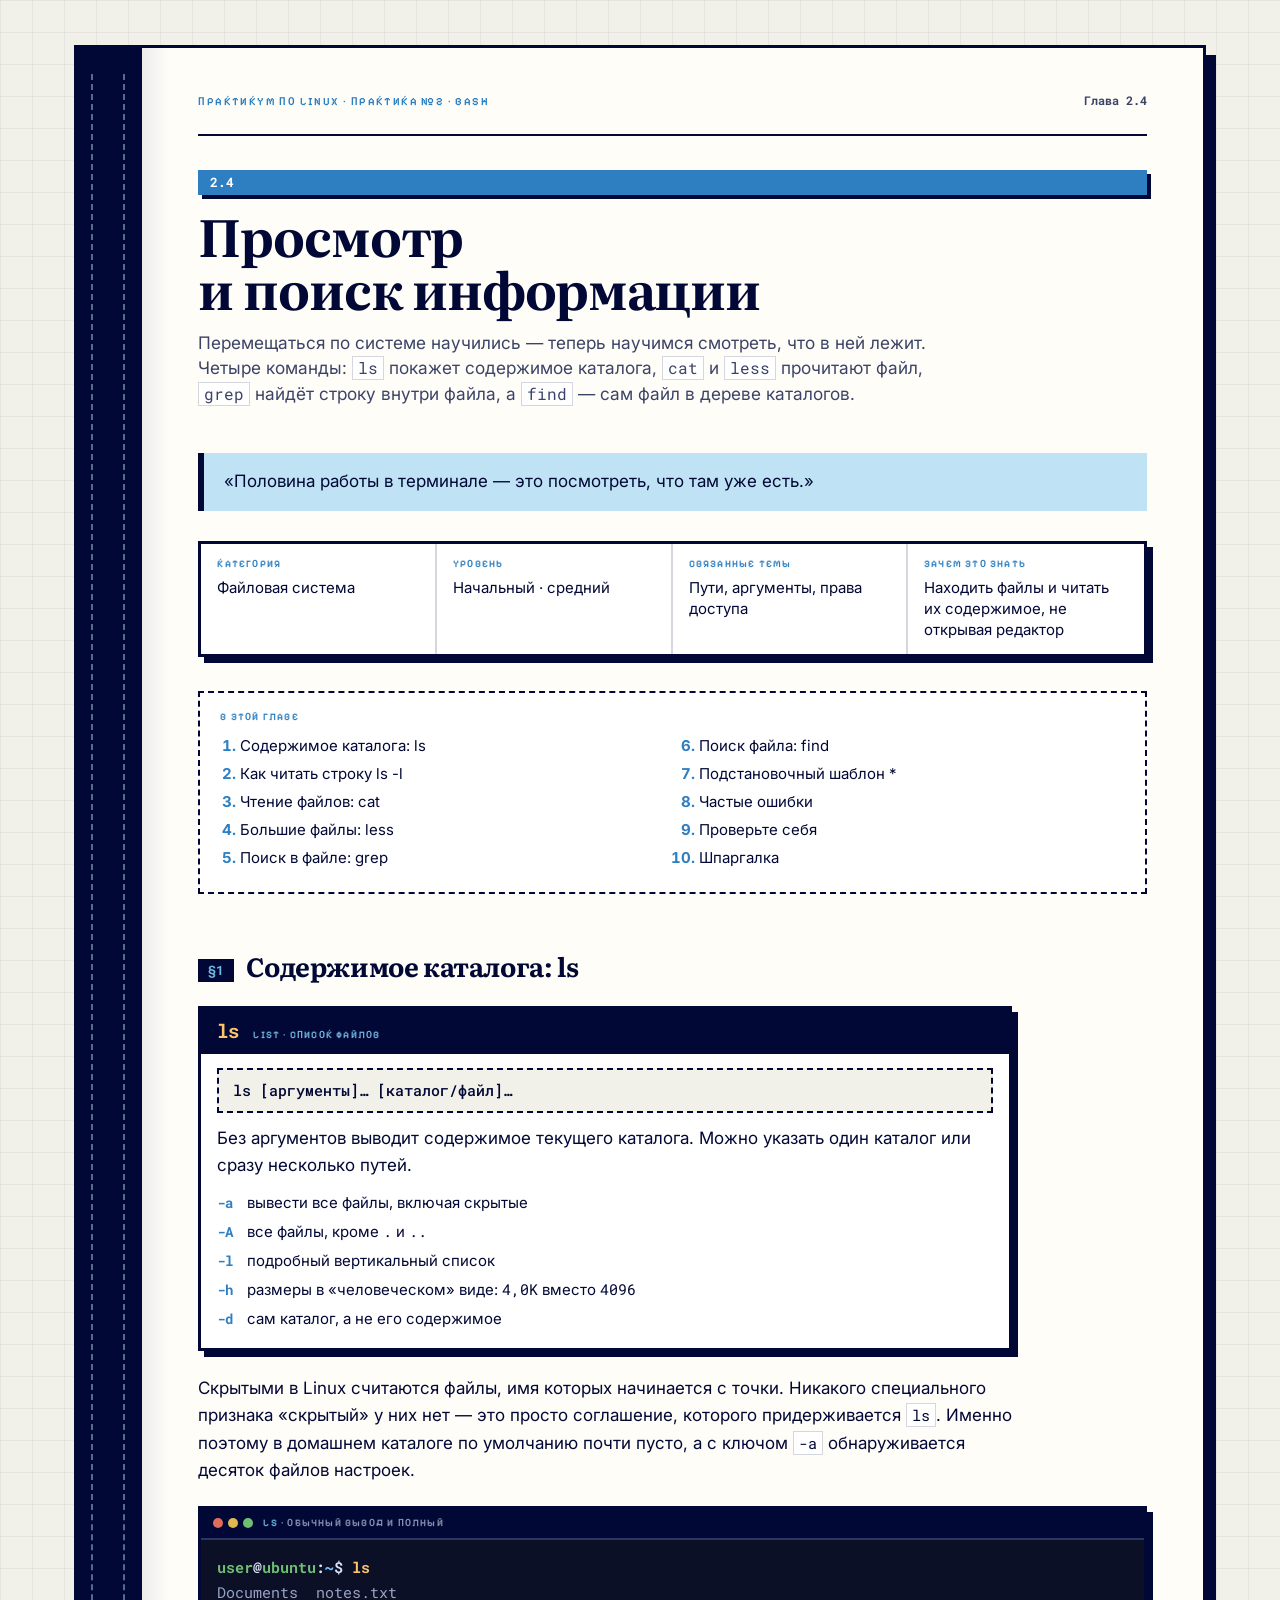
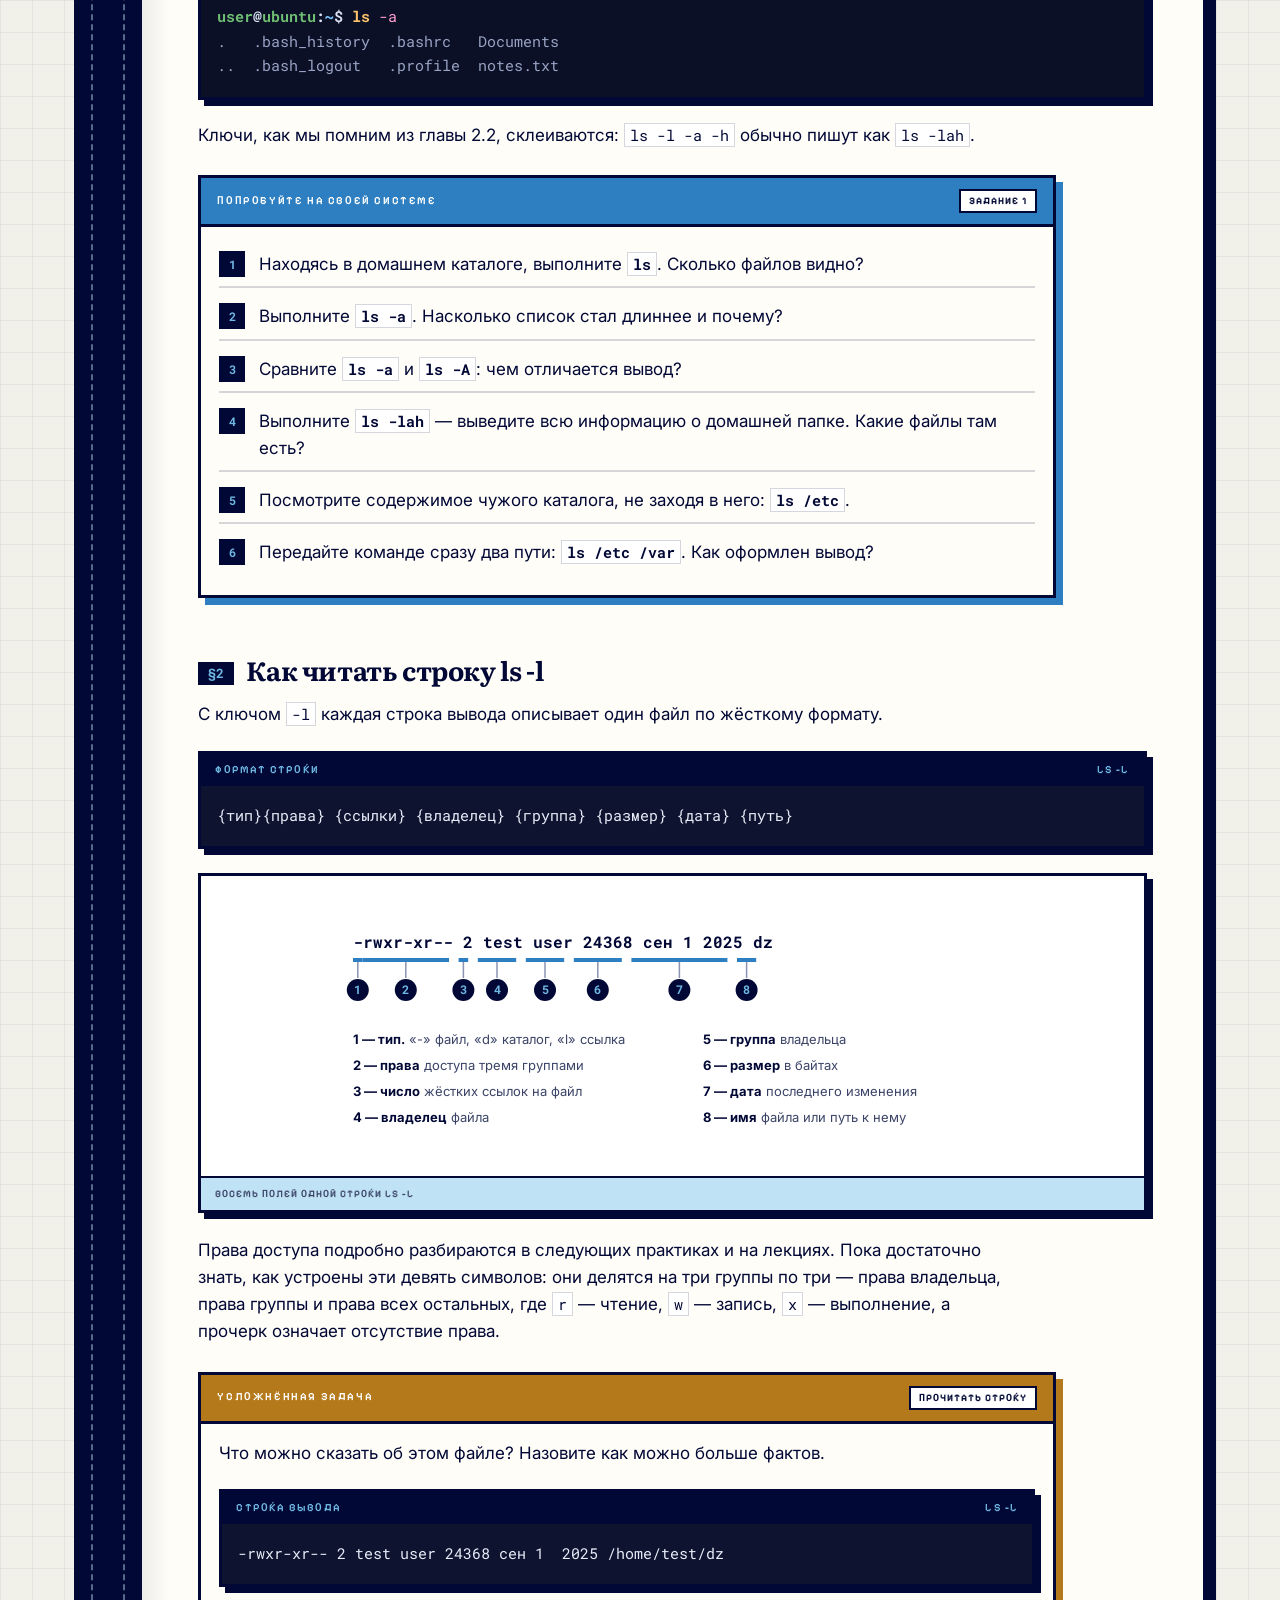
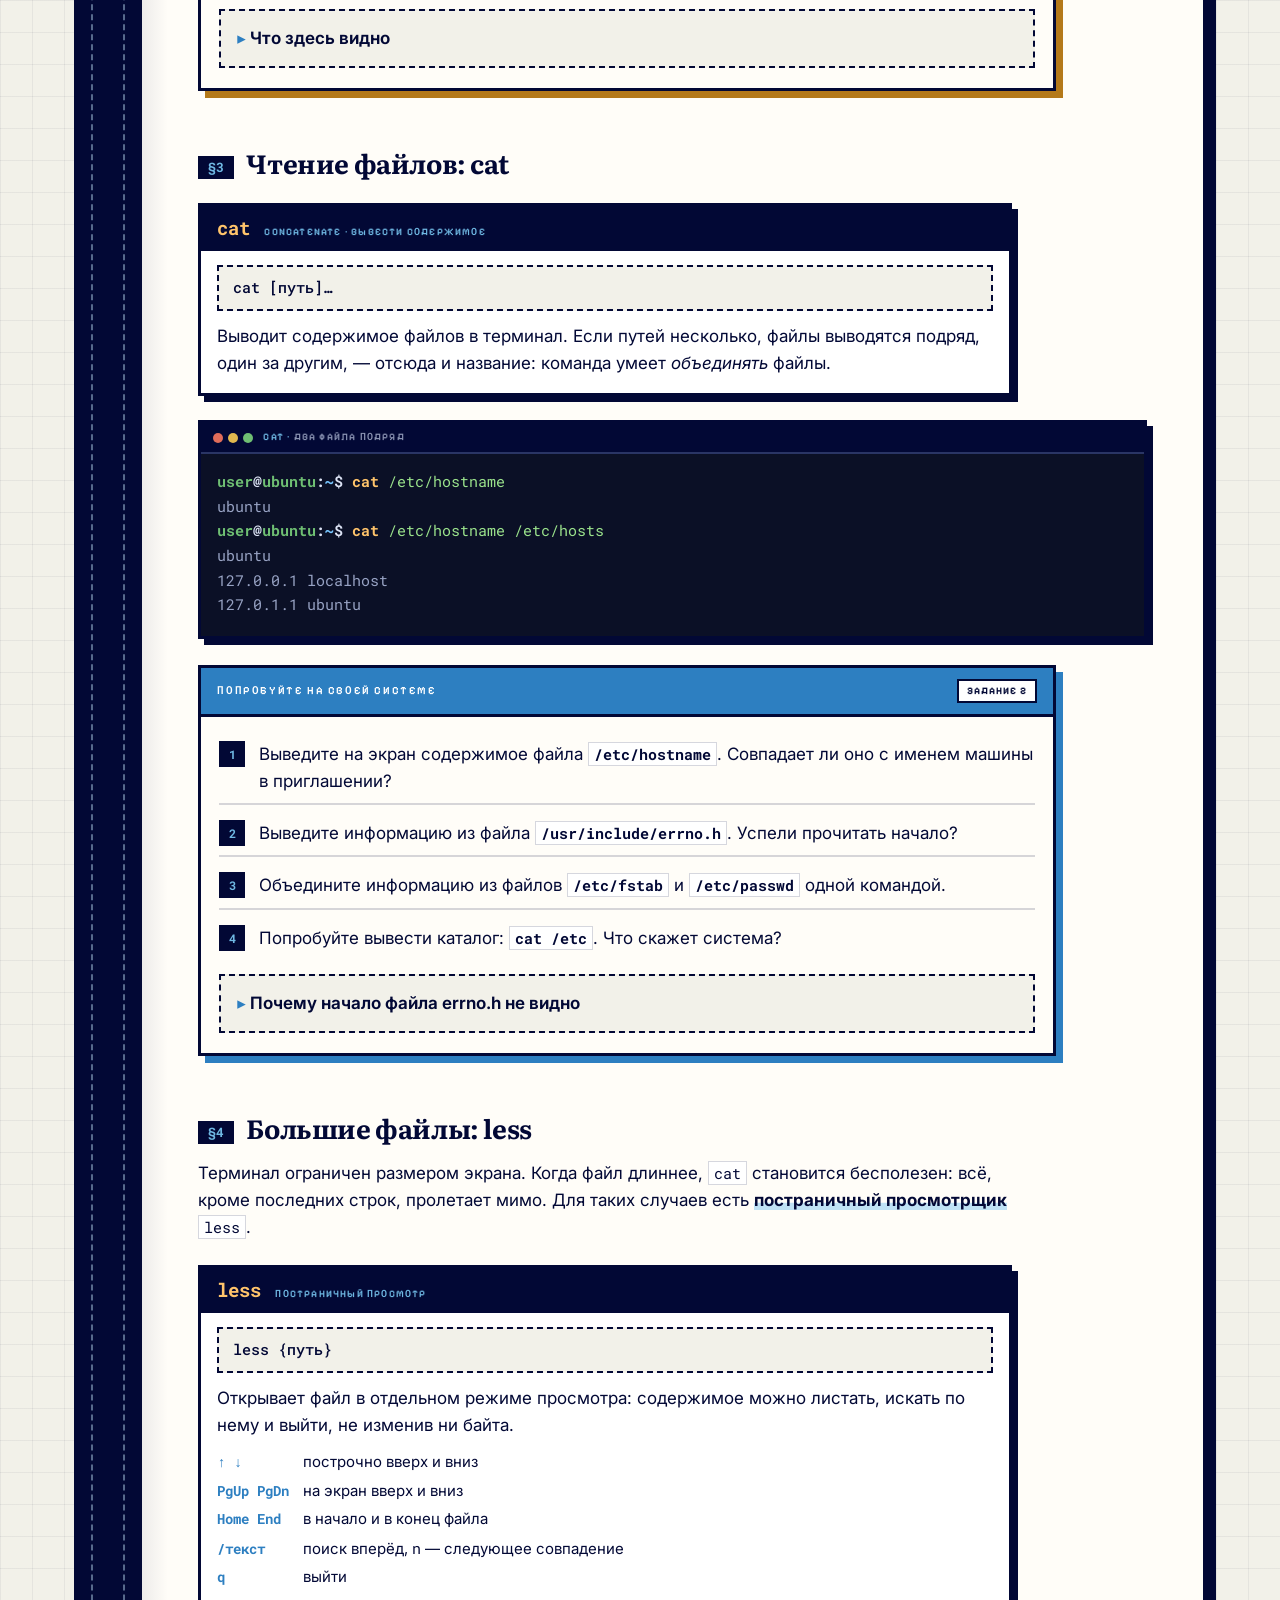
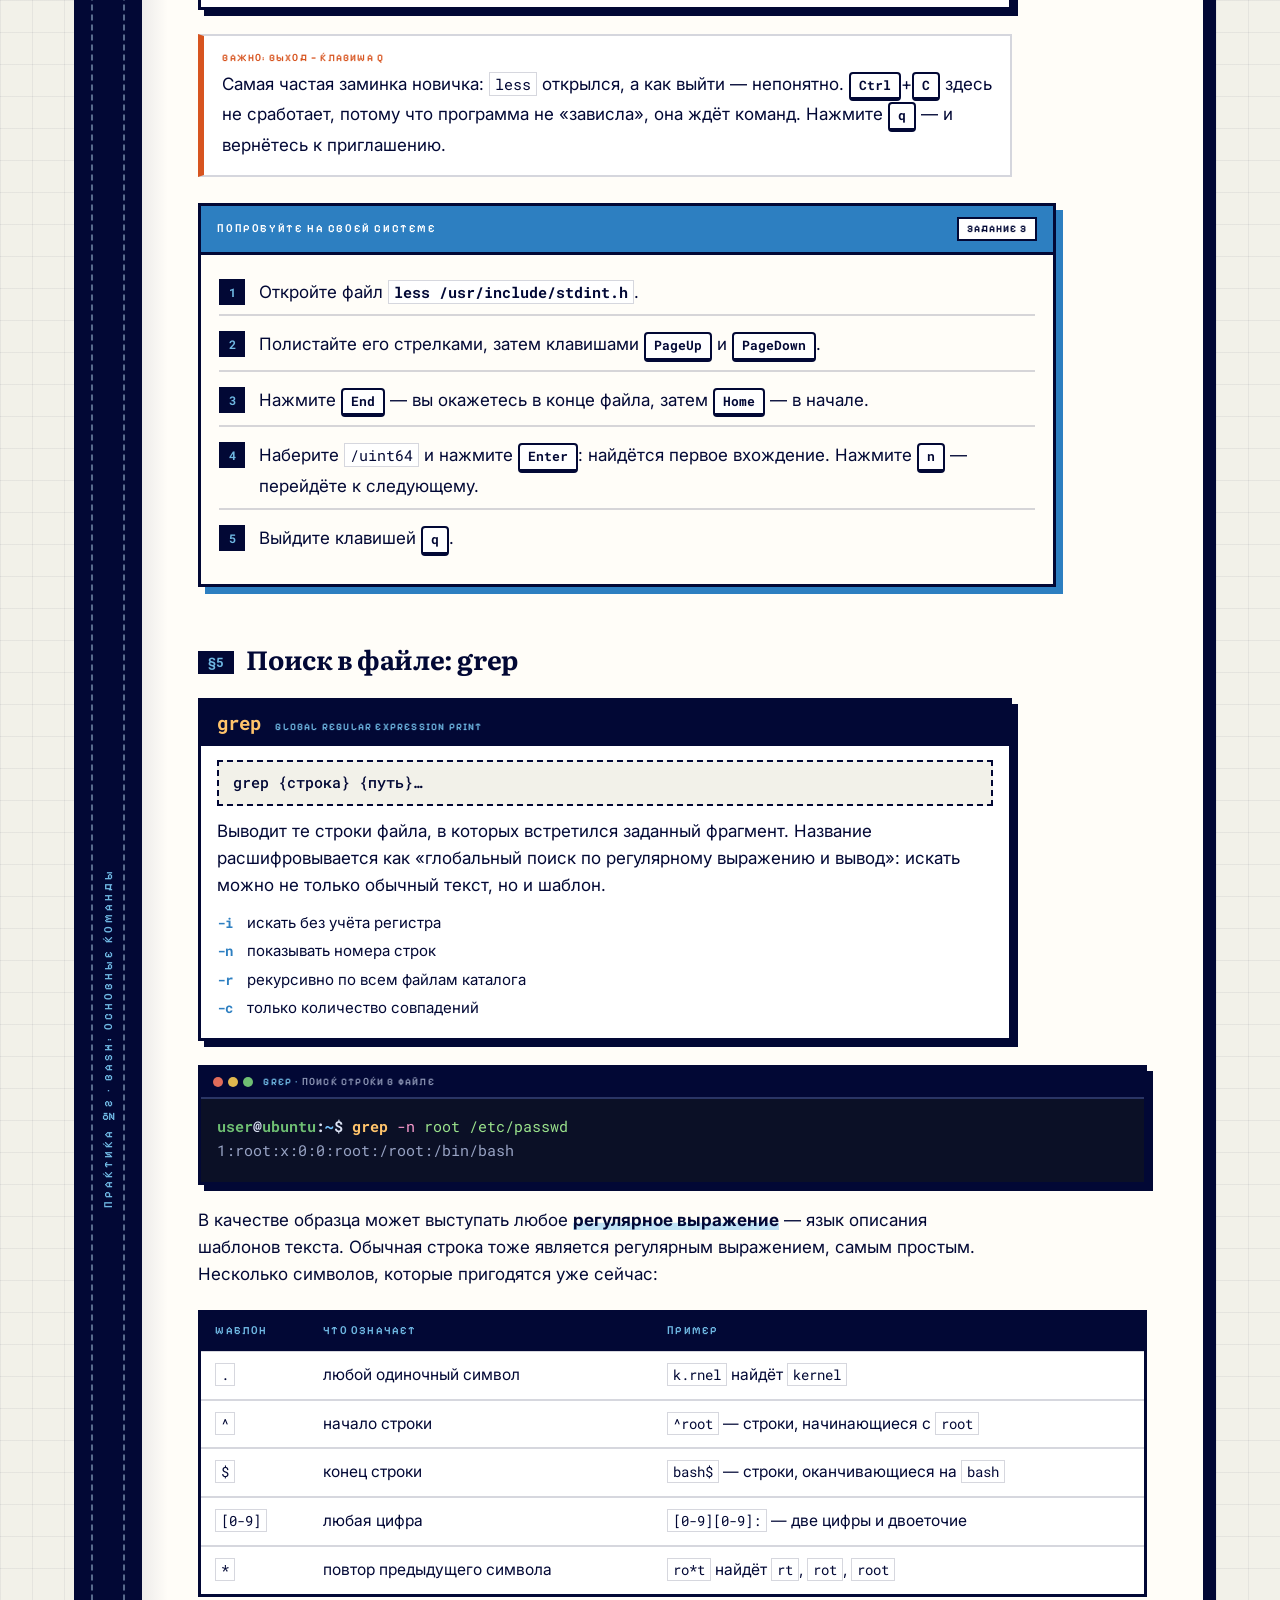
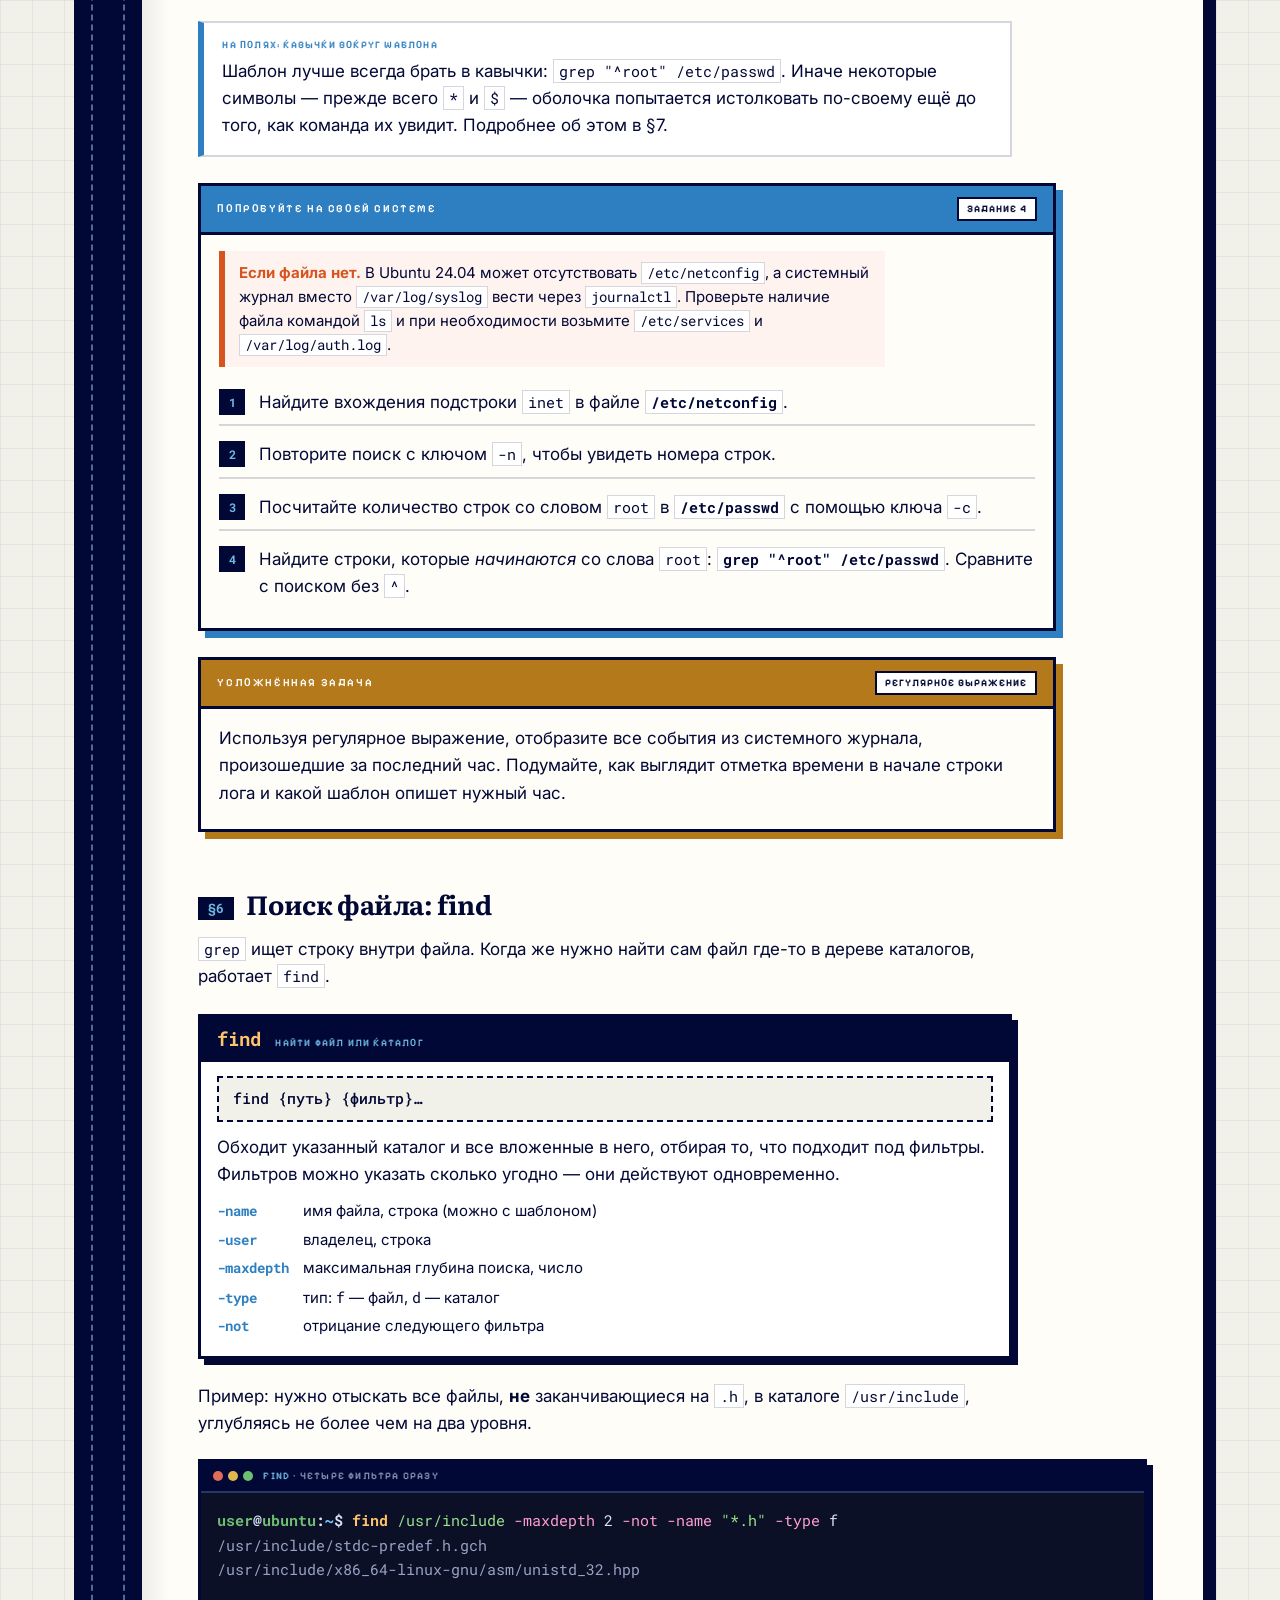
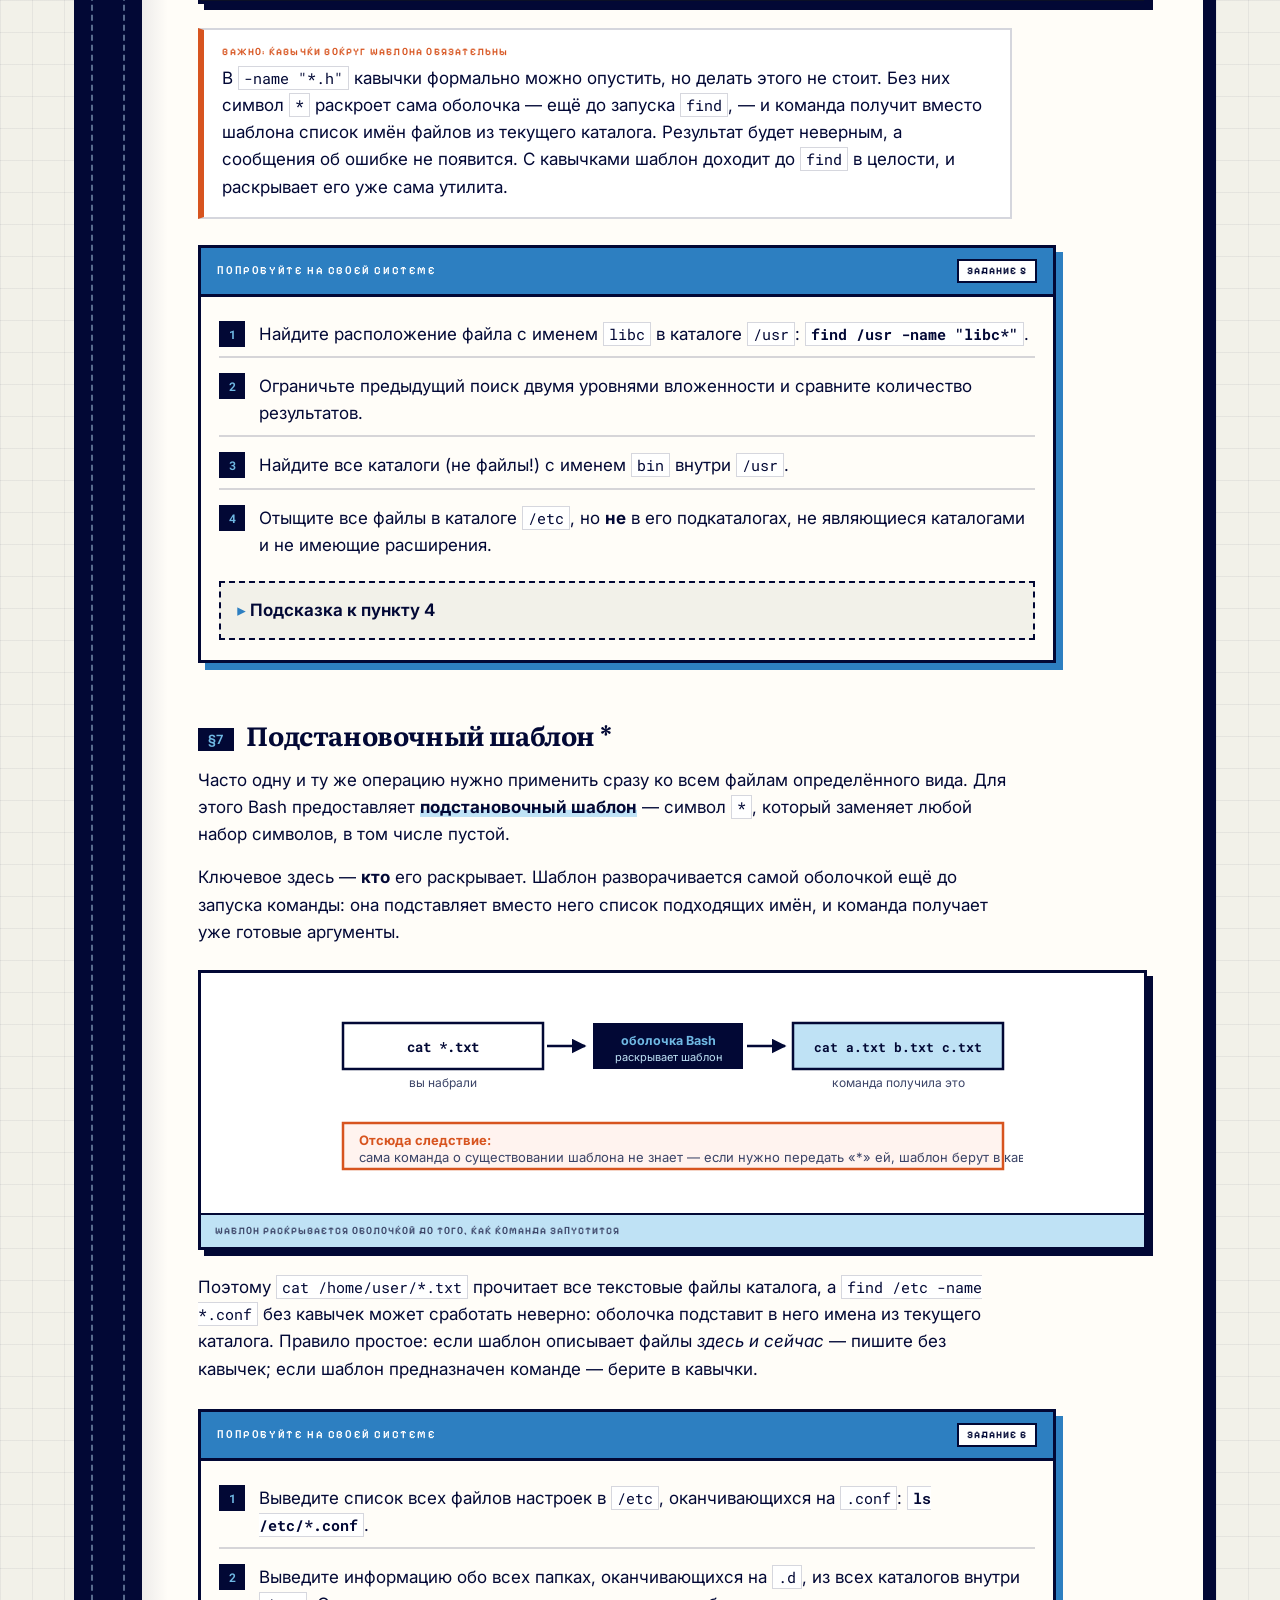
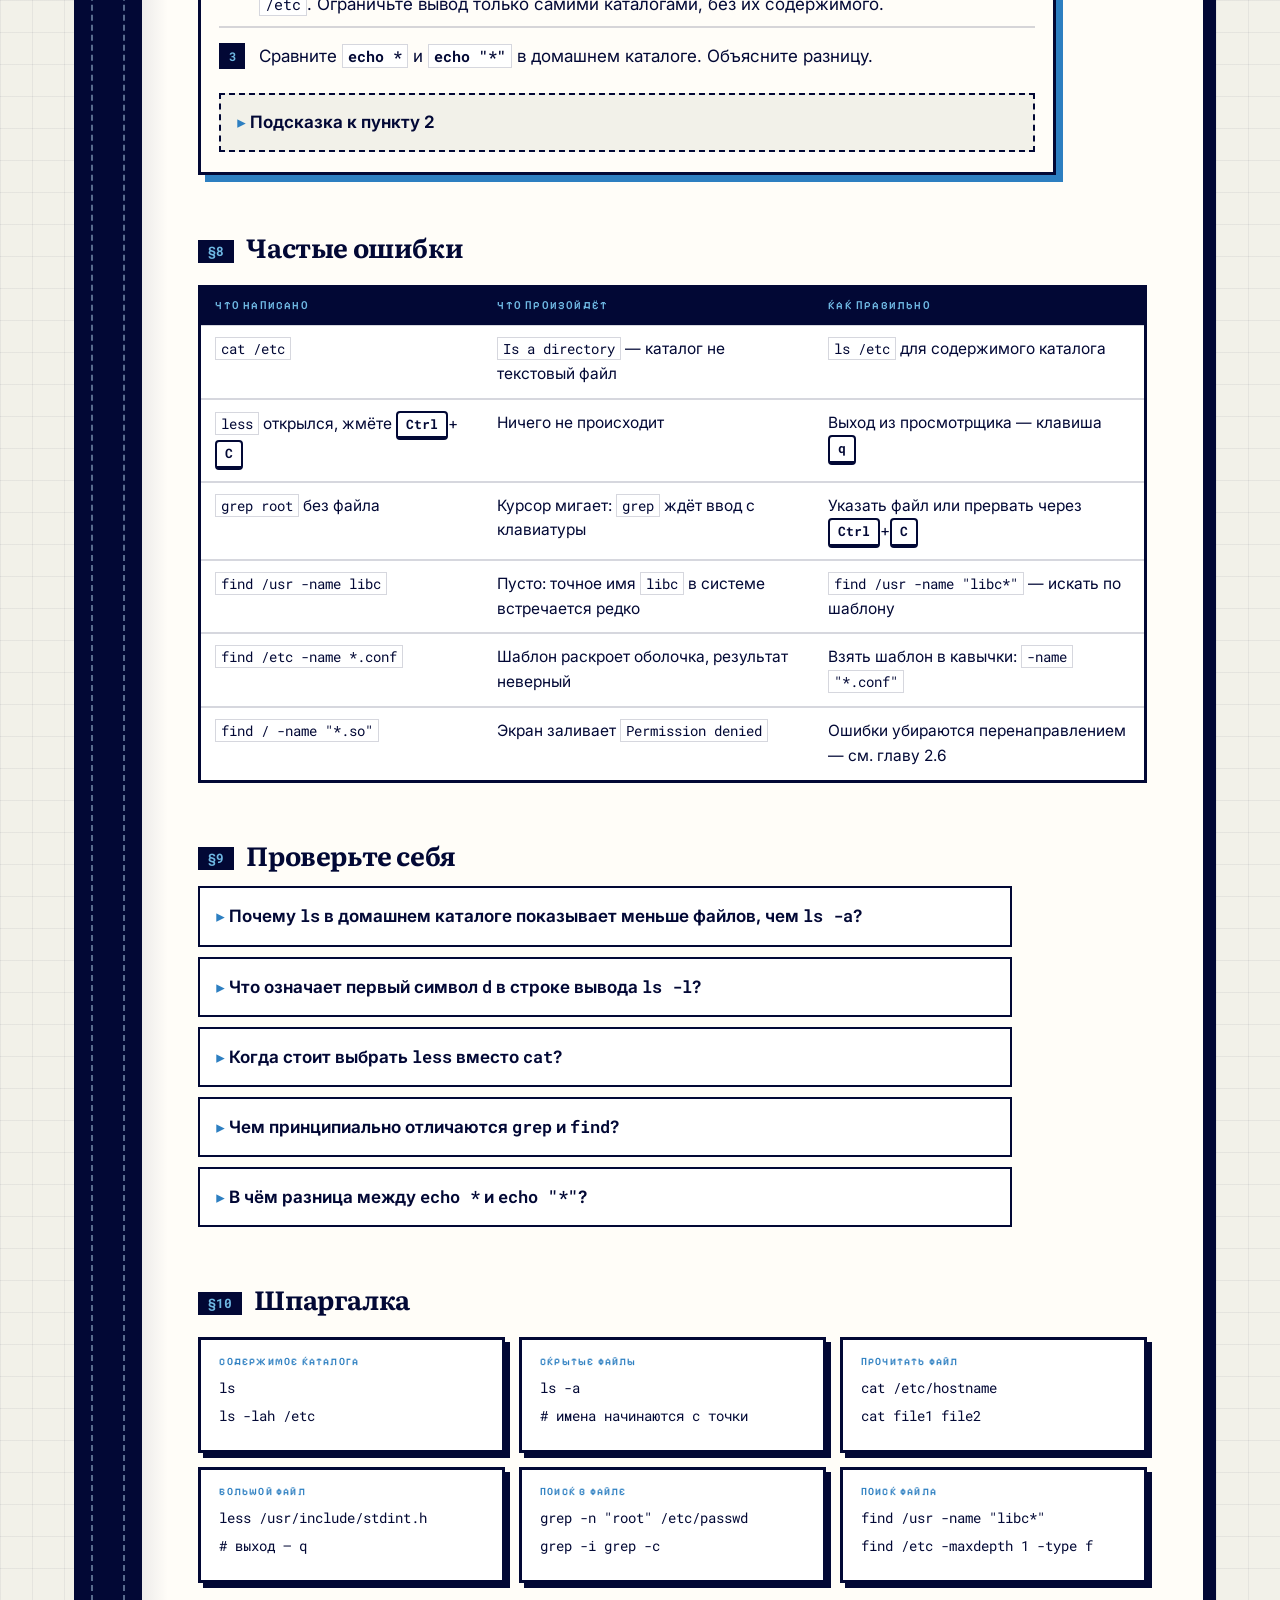
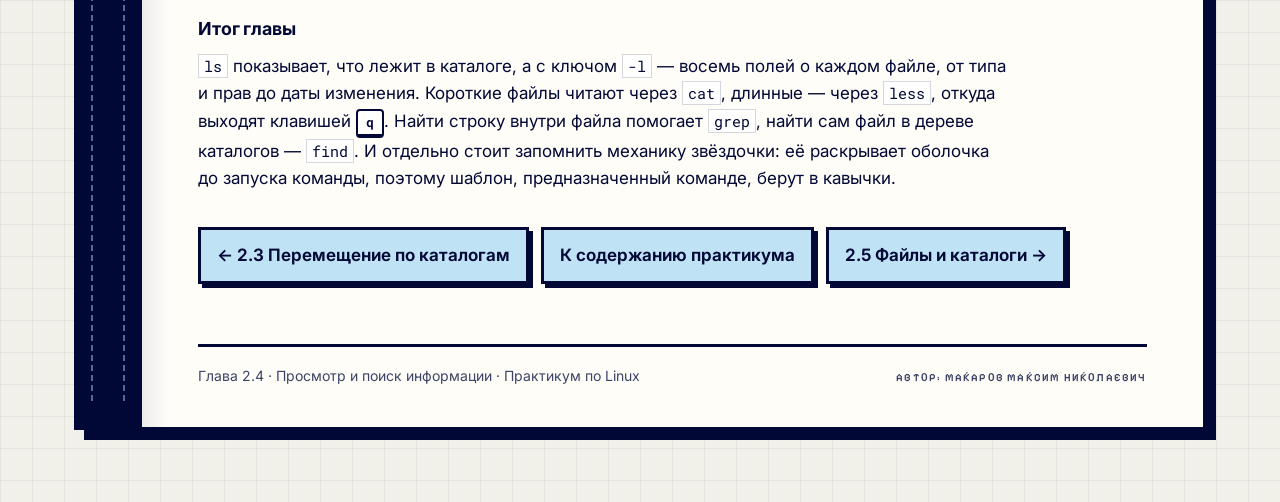
<file: praktika-02/04-prosmotr-i-poisk/index.html>
<!doctype html>
<html lang="ru">
<head>
  <meta charset="utf-8">
  <meta name="viewport" content="width=device-width, initial-scale=1">
  <meta name="theme-color" content="#F2F1E9">
  <title>2.4 Просмотр и поиск информации · Практикум по Linux</title>
  <link rel="preconnect" href="https://fonts.googleapis.com">
  <link rel="preconnect" href="https://fonts.gstatic.com" crossorigin>
  <link href="https://fonts.googleapis.com/css2?family=Inter:wght@400;500;600;700;800&family=Literata:ital,opsz,wght@0,7..72,600;0,7..72,700;1,7..72,400&family=Pixelify+Sans:wght@500;600;700&family=Roboto+Mono:wght@400;500;700&display=swap" rel="stylesheet">
  <link rel="stylesheet" href="../../styles.css">
</head>
<body>
  <div class="book">
    <div class="book__body">
      <div class="spine"><span>Практика №2 · Bash: основные команды</span></div>

      <main class="leaf">
        <div class="running">
          <p class="eyebrow"><a href="../../index.html" style="text-decoration:none;color:inherit">Практикум по Linux</a> · практика №2 · bash</p>
          <p class="running__folio">Глава 2.4</p>
        </div>

        <header class="chapter-head">
          <span class="chapter-num">2.4</span>
          <h1>Просмотр<br>и поиск информации</h1>
          <p class="lead">Перемещаться по системе научились — теперь научимся смотреть, что в ней лежит. Четыре команды: <code>ls</code> покажет содержимое каталога, <code>cat</code> и <code>less</code> прочитают файл, <code>grep</code> найдёт строку внутри файла, а <code>find</code> — сам файл в дереве каталогов.</p>
          <blockquote class="quote"><p>«Половина работы в терминале — это посмотреть, что там уже есть.»</p></blockquote>
        </header>

        <dl class="passport">
          <div><dt>Категория</dt><dd>Файловая система</dd></div>
          <div><dt>Уровень</dt><dd>Начальный · средний</dd></div>
          <div><dt>Связанные темы</dt><dd>Пути, аргументы, права доступа</dd></div>
          <div><dt>Зачем это знать</dt><dd>Находить файлы и читать их содержимое, не открывая редактор</dd></div>
        </dl>

        <nav class="contents">
          <b>В этой главе</b>
          <ol>
            <li><a href="#s1">Содержимое каталога: ls</a></li>
            <li><a href="#s2">Как читать строку ls -l</a></li>
            <li><a href="#s3">Чтение файлов: cat</a></li>
            <li><a href="#s4">Большие файлы: less</a></li>
            <li><a href="#s5">Поиск в файле: grep</a></li>
            <li><a href="#s6">Поиск файла: find</a></li>
            <li><a href="#s7">Подстановочный шаблон *</a></li>
            <li><a href="#s8">Частые ошибки</a></li>
            <li><a href="#s9">Проверьте себя</a></li>
            <li><a href="#s10">Шпаргалка</a></li>
          </ol>
        </nav>

        <h2 id="s1"><span class="sec">§1</span>Содержимое каталога: ls</h2>
        <div class="cmdcard">
          <div class="cmdcard__head"><b>ls</b><span>list · список файлов</span></div>
          <div class="cmdcard__body">
            <div class="cmdcard__syn">ls [аргументы]… [каталог/файл]…</div>
            <p style="margin-top:12px">Без аргументов выводит содержимое текущего каталога. Можно указать один каталог или сразу несколько путей.</p>
            <dl>
              <dt>-a</dt><dd>вывести все файлы, включая скрытые</dd>
              <dt>-A</dt><dd>все файлы, кроме <code>.</code> и <code>..</code></dd>
              <dt>-l</dt><dd>подробный вертикальный список</dd>
              <dt>-h</dt><dd>размеры в «человеческом» виде: <code>4,0K</code> вместо <code>4096</code></dd>
              <dt>-d</dt><dd>сам каталог, а не его содержимое</dd>
            </dl>
          </div>
        </div>
        <p>Скрытыми в Linux считаются файлы, имя которых начинается с точки. Никакого специального признака «скрытый» у них нет — это просто соглашение, которого придерживается <code>ls</code>. Именно поэтому в домашнем каталоге по умолчанию почти пусто, а с ключом <code>-a</code> обнаруживается десяток файлов настроек.</p>
        <figure class="tty">
          <div class="tty__bar"><div class="tty__dots"><i></i><i></i><i></i></div><span class="tty__title">ls · <em>обычный вывод и полный</em></span></div>
<pre><span class="pr">user<i>@</i>ubuntu<i>:</i><b>~</b><i>$</i></span> <span class="cmd">ls</span>
<span class="out">Documents  notes.txt</span>
<span class="pr">user<i>@</i>ubuntu<i>:</i><b>~</b><i>$</i></span> <span class="cmd">ls</span> <span class="arg">-a</span>
<span class="out">.   .bash_history  .bashrc   Documents
..  .bash_logout   .profile  notes.txt</span></pre>
        </figure>
        <p>Ключи, как мы помним из главы 2.2, склеиваются: <code>ls -l -a -h</code> обычно пишут как <code>ls -lah</code>.</p>

        <div class="try">
          <div class="try__head"><b>Попробуйте на своей системе</b><span>задание 1</span></div>
          <div class="try__body">
            <ol>
              <li>Находясь в домашнем каталоге, выполните <code class="b">ls</code>. Сколько файлов видно?</li>
              <li>Выполните <code class="b">ls -a</code>. Насколько список стал длиннее и почему?</li>
              <li>Сравните <code class="b">ls -a</code> и <code class="b">ls -A</code>: чем отличается вывод?</li>
              <li>Выполните <code class="b">ls -lah</code> — выведите всю информацию о домашней папке. Какие файлы там есть?</li>
              <li>Посмотрите содержимое чужого каталога, не заходя в него: <code class="b">ls /etc</code>.</li>
              <li>Передайте команде сразу два пути: <code class="b">ls /etc /var</code>. Как оформлен вывод?</li>
            </ol>
          </div>
        </div>

        <h2 id="s2"><span class="sec">§2</span>Как читать строку ls -l</h2>
        <p>С ключом <code>-l</code> каждая строка вывода описывает один файл по жёсткому формату.</p>
        <figure class="code">
          <figcaption><span>Формат строки</span><span>ls -l</span></figcaption>
<pre>{тип}{права} {ссылки} {владелец} {группа} {размер} {дата} {путь}</pre>
        </figure>
        <figure class="scheme">
          <div class="scheme__canvas">
            <svg viewBox="0 0 700 260" width="700" role="img" aria-label="Разбор строки вывода ls -l по полям">
              <text x="30" y="52" font-family="Roboto Mono, monospace" font-size="16" font-weight="700" fill="#020835" xml:space="preserve">-rwxr-xr-- 2 test user 24368 сен 1 2025 dz</text>
              <g fill="#2D7FC1">
                <rect x="30" y="62" width="9.6" height="4"/>
                <rect x="39.6" y="62" width="86.4" height="4"/>
                <rect x="135.6" y="62" width="9.6" height="4"/>
                <rect x="154.8" y="62" width="38.4" height="4"/>
                <rect x="202.8" y="62" width="38.4" height="4"/>
                <rect x="250.8" y="62" width="48" height="4"/>
                <rect x="308.4" y="62" width="96" height="4"/>
                <rect x="414" y="62" width="19.2" height="4"/>
              </g>
              <g stroke="#8A93B2" stroke-width="1.5">
                <line x1="34.8" y1="66" x2="34.8" y2="82"/>
                <line x1="82.8" y1="66" x2="82.8" y2="82"/>
                <line x1="140.4" y1="66" x2="140.4" y2="82"/>
                <line x1="174" y1="66" x2="174" y2="82"/>
                <line x1="222" y1="66" x2="222" y2="82"/>
                <line x1="274.8" y1="66" x2="274.8" y2="82"/>
                <line x1="356.4" y1="66" x2="356.4" y2="82"/>
                <line x1="423.6" y1="66" x2="423.6" y2="82"/>
              </g>
              <g font-family="Roboto Mono, monospace" font-size="12" font-weight="700" text-anchor="middle">
                <circle cx="34.8" cy="94" r="11" fill="#020835"/><text x="34.8" y="98" fill="#6FB8E3">1</text>
                <circle cx="82.8" cy="94" r="11" fill="#020835"/><text x="82.8" y="98" fill="#6FB8E3">2</text>
                <circle cx="140.4" cy="94" r="11" fill="#020835"/><text x="140.4" y="98" fill="#6FB8E3">3</text>
                <circle cx="174" cy="94" r="11" fill="#020835"/><text x="174" y="98" fill="#6FB8E3">4</text>
                <circle cx="222" cy="94" r="11" fill="#020835"/><text x="222" y="98" fill="#6FB8E3">5</text>
                <circle cx="274.8" cy="94" r="11" fill="#020835"/><text x="274.8" y="98" fill="#6FB8E3">6</text>
                <circle cx="356.4" cy="94" r="11" fill="#020835"/><text x="356.4" y="98" fill="#6FB8E3">7</text>
                <circle cx="423.6" cy="94" r="11" fill="#020835"/><text x="423.6" y="98" fill="#6FB8E3">8</text>
              </g>
              <g font-family="Inter, sans-serif" font-size="13" fill="#020835">
                <text x="30" y="148"><tspan font-weight="700">1 — тип.</tspan> <tspan fill="#3B4467">«-» файл, «d» каталог, «l» ссылка</tspan></text>
                <text x="30" y="174"><tspan font-weight="700">2 — права</tspan> <tspan fill="#3B4467">доступа тремя группами</tspan></text>
                <text x="30" y="200"><tspan font-weight="700">3 — число</tspan> <tspan fill="#3B4467">жёстких ссылок на файл</tspan></text>
                <text x="30" y="226"><tspan font-weight="700">4 — владелец</tspan> <tspan fill="#3B4467">файла</tspan></text>
                <text x="380" y="148"><tspan font-weight="700">5 — группа</tspan> <tspan fill="#3B4467">владельца</tspan></text>
                <text x="380" y="174"><tspan font-weight="700">6 — размер</tspan> <tspan fill="#3B4467">в байтах</tspan></text>
                <text x="380" y="200"><tspan font-weight="700">7 — дата</tspan> <tspan fill="#3B4467">последнего изменения</tspan></text>
                <text x="380" y="226"><tspan font-weight="700">8 — имя</tspan> <tspan fill="#3B4467">файла или путь к нему</tspan></text>
              </g>
            </svg>
          </div>
          <figcaption>Восемь полей одной строки ls -l</figcaption>
        </figure>
        <p>Права доступа подробно разбираются в следующих практиках и на лекциях. Пока достаточно знать, как устроены эти девять символов: они делятся на три группы по три — права владельца, права группы и права всех остальных, где <code>r</code> — чтение, <code>w</code> — запись, <code>x</code> — выполнение, а прочерк означает отсутствие права.</p>

        <div class="try try--hard">
          <div class="try__head"><b>Усложнённая задача</b><span>прочитать строку</span></div>
          <div class="try__body">
            <p>Что можно сказать об этом файле? Назовите как можно больше фактов.</p>
            <figure class="code">
              <figcaption><span>Строка вывода</span><span>ls -l</span></figcaption>
<pre>-rwxr-xr-- 2 test user 24368 сен 1  2025 /home/test/dz</pre>
            </figure>
            <details>
              <summary>Что здесь видно</summary>
              <ul>
                <li>Это обычный файл, а не каталог — первый символ <code>-</code>.</li>
                <li>Владелец <code>test</code> может читать, изменять и выполнять его: <code>rwx</code>.</li>
                <li>Члены группы <code>user</code> могут читать и выполнять, но не изменять: <code>r-x</code>.</li>
                <li>Все остальные могут только читать: <code>r--</code>.</li>
                <li>На файл ведут две жёсткие ссылки — под другим именем он существует ещё в одном месте.</li>
                <li>Размер 24 368 байт, примерно 24 КБ.</li>
                <li>Последнее изменение — 1 сентября 2025 года.</li>
                <li>Лежит в домашнем каталоге пользователя <code>test</code> и, судя по праву <code>x</code>, является программой или скриптом.</li>
              </ul>
            </details>
          </div>
        </div>

        <h2 id="s3"><span class="sec">§3</span>Чтение файлов: cat</h2>
        <div class="cmdcard">
          <div class="cmdcard__head"><b>cat</b><span>concatenate · вывести содержимое</span></div>
          <div class="cmdcard__body">
            <div class="cmdcard__syn">cat [путь]…</div>
            <p style="margin-top:12px">Выводит содержимое файлов в терминал. Если путей несколько, файлы выводятся подряд, один за другим, — отсюда и название: команда умеет <i>объединять</i> файлы.</p>
          </div>
        </div>
        <figure class="tty">
          <div class="tty__bar"><div class="tty__dots"><i></i><i></i><i></i></div><span class="tty__title">cat · <em>два файла подряд</em></span></div>
<pre><span class="pr">user<i>@</i>ubuntu<i>:</i><b>~</b><i>$</i></span> <span class="cmd">cat</span> <span class="pth">/etc/hostname</span>
<span class="out">ubuntu</span>
<span class="pr">user<i>@</i>ubuntu<i>:</i><b>~</b><i>$</i></span> <span class="cmd">cat</span> <span class="pth">/etc/hostname /etc/hosts</span>
<span class="out">ubuntu
127.0.0.1 localhost
127.0.1.1 ubuntu</span></pre>
        </figure>

        <div class="try">
          <div class="try__head"><b>Попробуйте на своей системе</b><span>задание 2</span></div>
          <div class="try__body">
            <ol>
              <li>Выведите на экран содержимое файла <code class="b">/etc/hostname</code>. Совпадает ли оно с именем машины в приглашении?</li>
              <li>Выведите информацию из файла <code class="b">/usr/include/errno.h</code>. Успели прочитать начало?</li>
              <li>Объедините информацию из файлов <code class="b">/etc/fstab</code> и <code class="b">/etc/passwd</code> одной командой.</li>
              <li>Попробуйте вывести каталог: <code class="b">cat /etc</code>. Что скажет система?</li>
            </ol>
            <details>
              <summary>Почему начало файла errno.h не видно</summary>
              <p><code>cat</code> выводит файл целиком и мгновенно. Терминал показывает только последний экран текста — начало «уехало» вверх. Пролистать его можно через <kbd>Shift</kbd>+<kbd>PageUp</kbd>, но правильное решение — команда <code>less</code> из следующего параграфа.</p>
            </details>
          </div>
        </div>

        <h2 id="s4"><span class="sec">§4</span>Большие файлы: less</h2>
        <p>Терминал ограничен размером экрана. Когда файл длиннее, <code>cat</code> становится бесполезен: всё, кроме последних строк, пролетает мимо. Для таких случаев есть <span class="term">постраничный просмотрщик</span> <code>less</code>.</p>
        <div class="cmdcard">
          <div class="cmdcard__head"><b>less</b><span>постраничный просмотр</span></div>
          <div class="cmdcard__body">
            <div class="cmdcard__syn">less {путь}</div>
            <p style="margin-top:12px">Открывает файл в отдельном режиме просмотра: содержимое можно листать, искать по нему и выйти, не изменив ни байта.</p>
            <dl>
              <dt>↑ ↓</dt><dd>построчно вверх и вниз</dd>
              <dt>PgUp PgDn</dt><dd>на экран вверх и вниз</dd>
              <dt>Home End</dt><dd>в начало и в конец файла</dd>
              <dt>/текст</dt><dd>поиск вперёд, <code>n</code> — следующее совпадение</dd>
              <dt>q</dt><dd>выйти</dd>
            </dl>
          </div>
        </div>
        <div class="margin-note margin-note--warn">
          <b>Важно: выход — клавиша q</b>
          <p>Самая частая заминка новичка: <code>less</code> открылся, а как выйти — непонятно. <kbd>Ctrl</kbd>+<kbd>C</kbd> здесь не сработает, потому что программа не «зависла», она ждёт команд. Нажмите <kbd>q</kbd> — и вернётесь к приглашению.</p>
        </div>

        <div class="try">
          <div class="try__head"><b>Попробуйте на своей системе</b><span>задание 3</span></div>
          <div class="try__body">
            <ol>
              <li>Откройте файл <code class="b">less /usr/include/stdint.h</code>.</li>
              <li>Полистайте его стрелками, затем клавишами <kbd>PageUp</kbd> и <kbd>PageDown</kbd>.</li>
              <li>Нажмите <kbd>End</kbd> — вы окажетесь в конце файла, затем <kbd>Home</kbd> — в начале.</li>
              <li>Наберите <code>/uint64</code> и нажмите <kbd>Enter</kbd>: найдётся первое вхождение. Нажмите <kbd>n</kbd> — перейдёте к следующему.</li>
              <li>Выйдите клавишей <kbd>q</kbd>.</li>
            </ol>
          </div>
        </div>

        <h2 id="s5"><span class="sec">§5</span>Поиск в файле: grep</h2>
        <div class="cmdcard">
          <div class="cmdcard__head"><b>grep</b><span>global regular expression print</span></div>
          <div class="cmdcard__body">
            <div class="cmdcard__syn">grep {строка} {путь}…</div>
            <p style="margin-top:12px">Выводит те строки файла, в которых встретился заданный фрагмент. Название расшифровывается как «глобальный поиск по регулярному выражению и вывод»: искать можно не только обычный текст, но и шаблон.</p>
            <dl>
              <dt>-i</dt><dd>искать без учёта регистра</dd>
              <dt>-n</dt><dd>показывать номера строк</dd>
              <dt>-r</dt><dd>рекурсивно по всем файлам каталога</dd>
              <dt>-c</dt><dd>только количество совпадений</dd>
            </dl>
          </div>
        </div>
        <figure class="tty">
          <div class="tty__bar"><div class="tty__dots"><i></i><i></i><i></i></div><span class="tty__title">grep · <em>поиск строки в файле</em></span></div>
<pre><span class="pr">user<i>@</i>ubuntu<i>:</i><b>~</b><i>$</i></span> <span class="cmd">grep</span> <span class="arg">-n</span> <span class="pth">root /etc/passwd</span>
<span class="out">1:root:x:0:0:root:/root:/bin/bash</span></pre>
        </figure>
        <p>В качестве образца может выступать любое <span class="term">регулярное выражение</span> — язык описания шаблонов текста. Обычная строка тоже является регулярным выражением, самым простым. Несколько символов, которые пригодятся уже сейчас:</p>
        <div class="table-scroll">
          <table>
            <thead><tr><th>Шаблон</th><th>Что означает</th><th>Пример</th></tr></thead>
            <tbody>
              <tr><td><code>.</code></td><td>любой одиночный символ</td><td><code>k.rnel</code> найдёт <code>kernel</code></td></tr>
              <tr><td><code>^</code></td><td>начало строки</td><td><code>^root</code> — строки, начинающиеся с <code>root</code></td></tr>
              <tr><td><code>$</code></td><td>конец строки</td><td><code>bash$</code> — строки, оканчивающиеся на <code>bash</code></td></tr>
              <tr><td><code>[0-9]</code></td><td>любая цифра</td><td><code>[0-9][0-9]:</code> — две цифры и двоеточие</td></tr>
              <tr><td><code>*</code></td><td>повтор предыдущего символа</td><td><code>ro*t</code> найдёт <code>rt</code>, <code>rot</code>, <code>root</code></td></tr>
            </tbody>
          </table>
        </div>
        <div class="margin-note">
          <b>На полях: кавычки вокруг шаблона</b>
          <p>Шаблон лучше всегда брать в кавычки: <code>grep "^root" /etc/passwd</code>. Иначе некоторые символы — прежде всего <code>*</code> и <code>$</code> — оболочка попытается истолковать по-своему ещё до того, как команда их увидит. Подробнее об этом в §7.</p>
        </div>

        <div class="try">
          <div class="try__head"><b>Попробуйте на своей системе</b><span>задание 4</span></div>
          <div class="try__body">
            <p class="warn"><b>Если файла нет.</b> В Ubuntu 24.04 может отсутствовать <code>/etc/netconfig</code>, а системный журнал вместо <code>/var/log/syslog</code> вести через <code>journalctl</code>. Проверьте наличие файла командой <code>ls</code> и при необходимости возьмите <code>/etc/services</code> и <code>/var/log/auth.log</code>.</p>
            <ol>
              <li>Найдите вхождения подстроки <code>inet</code> в файле <code class="b">/etc/netconfig</code>.</li>
              <li>Повторите поиск с ключом <code>-n</code>, чтобы увидеть номера строк.</li>
              <li>Посчитайте количество строк со словом <code>root</code> в <code class="b">/etc/passwd</code> с помощью ключа <code>-c</code>.</li>
              <li>Найдите строки, которые <i>начинаются</i> со слова <code>root</code>: <code class="b">grep "^root" /etc/passwd</code>. Сравните с поиском без <code>^</code>.</li>
            </ol>
          </div>
        </div>

        <div class="try try--hard">
          <div class="try__head"><b>Усложнённая задача</b><span>регулярное выражение</span></div>
          <div class="try__body">
            <p>Используя регулярное выражение, отобразите все события из системного журнала, произошедшие за последний час. Подумайте, как выглядит отметка времени в начале строки лога и какой шаблон опишет нужный час.</p>
          </div>
        </div>

        <h2 id="s6"><span class="sec">§6</span>Поиск файла: find</h2>
        <p><code>grep</code> ищет строку внутри файла. Когда же нужно найти сам файл где-то в дереве каталогов, работает <code>find</code>.</p>
        <div class="cmdcard">
          <div class="cmdcard__head"><b>find</b><span>найти файл или каталог</span></div>
          <div class="cmdcard__body">
            <div class="cmdcard__syn">find {путь} {фильтр}…</div>
            <p style="margin-top:12px">Обходит указанный каталог и все вложенные в него, отбирая то, что подходит под фильтры. Фильтров можно указать сколько угодно — они действуют одновременно.</p>
            <dl>
              <dt>-name</dt><dd>имя файла, строка (можно с шаблоном)</dd>
              <dt>-user</dt><dd>владелец, строка</dd>
              <dt>-maxdepth</dt><dd>максимальная глубина поиска, число</dd>
              <dt>-type</dt><dd>тип: <code>f</code> — файл, <code>d</code> — каталог</dd>
              <dt>-not</dt><dd>отрицание следующего фильтра</dd>
            </dl>
          </div>
        </div>
        <p>Пример: нужно отыскать все файлы, <b>не</b> заканчивающиеся на <code>.h</code>, в каталоге <code>/usr/include</code>, углубляясь не более чем на два уровня.</p>
        <figure class="tty">
          <div class="tty__bar"><div class="tty__dots"><i></i><i></i><i></i></div><span class="tty__title">find · <em>четыре фильтра сразу</em></span></div>
<pre><span class="pr">user<i>@</i>ubuntu<i>:</i><b>~</b><i>$</i></span> <span class="cmd">find</span> <span class="pth">/usr/include</span> <span class="arg">-maxdepth</span> 2 <span class="arg">-not</span> <span class="arg">-name</span> <span class="pth">"*.h"</span> <span class="arg">-type</span> f
<span class="out">/usr/include/stdc-predef.h.gch
/usr/include/x86_64-linux-gnu/asm/unistd_32.hpp</span></pre>
        </figure>
        <div class="margin-note margin-note--warn">
          <b>Важно: кавычки вокруг шаблона обязательны</b>
          <p>В <code>-name "*.h"</code> кавычки формально можно опустить, но делать этого не стоит. Без них символ <code>*</code> раскроет сама оболочка — ещё до запуска <code>find</code>, — и команда получит вместо шаблона список имён файлов из текущего каталога. Результат будет неверным, а сообщения об ошибке не появится. С кавычками шаблон доходит до <code>find</code> в целости, и раскрывает его уже сама утилита.</p>
        </div>

        <div class="try">
          <div class="try__head"><b>Попробуйте на своей системе</b><span>задание 5</span></div>
          <div class="try__body">
            <ol>
              <li>Найдите расположение файла с именем <code>libc</code> в каталоге <code>/usr</code>: <code class="b">find /usr -name "libc*"</code>.</li>
              <li>Ограничьте предыдущий поиск двумя уровнями вложенности и сравните количество результатов.</li>
              <li>Найдите все каталоги (не файлы!) с именем <code>bin</code> внутри <code>/usr</code>.</li>
              <li>Отыщите все файлы в каталоге <code>/etc</code>, но <b>не</b> в его подкаталогах, не являющиеся каталогами и не имеющие расширения.</li>
            </ol>
            <details>
              <summary>Подсказка к пункту 4</summary>
              <p>Три условия складываются в три фильтра: глубина — <code>-maxdepth 1</code>, только файлы — <code>-type f</code>, отсутствие расширения — <code>-not -name "*.*"</code>. Полностью: <code>find /etc -maxdepth 1 -type f -not -name "*.*"</code>.</p>
            </details>
          </div>
        </div>

        <h2 id="s7"><span class="sec">§7</span>Подстановочный шаблон *</h2>
        <p>Часто одну и ту же операцию нужно применить сразу ко всем файлам определённого вида. Для этого Bash предоставляет <span class="term">подстановочный шаблон</span> — символ <code>*</code>, который заменяет любой набор символов, в том числе пустой.</p>
        <p>Ключевое здесь — <b>кто</b> его раскрывает. Шаблон разворачивается самой оболочкой ещё до запуска команды: она подставляет вместо него список подходящих имён, и команда получает уже готовые аргументы.</p>
        <figure class="scheme">
          <div class="scheme__canvas">
            <svg viewBox="0 0 700 200" width="700" role="img" aria-label="Как оболочка раскрывает подстановочный шаблон до запуска команды">
              <rect x="20" y="30" width="200" height="46" fill="#fff" stroke="#020835" stroke-width="2.5"/>
              <text x="120" y="59" font-family="Roboto Mono, monospace" font-size="14" font-weight="700" fill="#020835" text-anchor="middle">cat *.txt</text>
              <text x="120" y="94" font-family="Inter, sans-serif" font-size="12" fill="#3B4467" text-anchor="middle">вы набрали</text>

              <rect x="270" y="30" width="150" height="46" fill="#020835"/>
              <text x="345" y="52" font-family="Inter, sans-serif" font-size="12.5" font-weight="700" fill="#6FB8E3" text-anchor="middle">оболочка Bash</text>
              <text x="345" y="68" font-family="Inter, sans-serif" font-size="11" fill="#BFE2F5" text-anchor="middle">раскрывает шаблон</text>

              <rect x="470" y="30" width="210" height="46" fill="#BFE2F5" stroke="#020835" stroke-width="2.5"/>
              <text x="575" y="59" font-family="Roboto Mono, monospace" font-size="13" font-weight="700" fill="#020835" text-anchor="middle">cat a.txt b.txt c.txt</text>
              <text x="575" y="94" font-family="Inter, sans-serif" font-size="12" fill="#3B4467" text-anchor="middle">команда получила это</text>

              <g stroke="#020835" stroke-width="2.5" fill="none" marker-end="url(#ar2)">
                <path d="M224 53 H262"/>
                <path d="M424 53 H462"/>
              </g>
              <defs>
                <marker id="ar2" viewBox="0 0 10 10" refX="9" refY="5" markerWidth="6" markerHeight="6" orient="auto-start-reverse">
                  <path d="M0 0 L10 5 L0 10 z" fill="#020835"/>
                </marker>
              </defs>
              <rect x="20" y="130" width="660" height="46" fill="#FFF3EF" stroke="#D7541F" stroke-width="2.5"/>
              <text x="36" y="152" font-family="Inter, sans-serif" font-size="13" font-weight="700" fill="#D7541F">Отсюда следствие:</text>
              <text x="36" y="169" font-family="Inter, sans-serif" font-size="13" fill="#3B4467">сама команда о существовании шаблона не знает — если нужно передать «*» ей, шаблон берут в кавычки.</text>
            </svg>
          </div>
          <figcaption>Шаблон раскрывается оболочкой до того, как команда запустится</figcaption>
        </figure>
        <p>Поэтому <code>cat /home/user/*.txt</code> прочитает все текстовые файлы каталога, а <code>find /etc -name *.conf</code> без кавычек может сработать неверно: оболочка подставит в него имена из текущего каталога. Правило простое: если шаблон описывает файлы <i>здесь и сейчас</i> — пишите без кавычек; если шаблон предназначен команде — берите в кавычки.</p>

        <div class="try">
          <div class="try__head"><b>Попробуйте на своей системе</b><span>задание 6</span></div>
          <div class="try__body">
            <ol>
              <li>Выведите список всех файлов настроек в <code>/etc</code>, оканчивающихся на <code>.conf</code>: <code class="b">ls /etc/*.conf</code>.</li>
              <li>Выведите информацию обо всех папках, оканчивающихся на <code>.d</code>, из всех каталогов внутри <code>/etc</code>. Ограничьте вывод только самими каталогами, без их содержимого.</li>
              <li>Сравните <code class="b">echo *</code> и <code class="b">echo "*"</code> в домашнем каталоге. Объясните разницу.</li>
            </ol>
            <details>
              <summary>Подсказка к пункту 2</summary>
              <p>Два уровня вложенности описываются двумя звёздочками через слэш, а ключ <code>-d</code> заставляет <code>ls</code> показать сами каталоги, а не то, что в них лежит: <code>ls -d /etc/*/*.d</code>.</p>
            </details>
          </div>
        </div>

        <h2 id="s8"><span class="sec">§8</span>Частые ошибки</h2>
        <div class="table-scroll errors-table">
          <table>
            <thead><tr><th>Что написано</th><th>Что произойдёт</th><th>Как правильно</th></tr></thead>
            <tbody>
              <tr><td><code>cat /etc</code></td><td><code>Is a directory</code> — каталог не текстовый файл</td><td><code>ls /etc</code> для содержимого каталога</td></tr>
              <tr><td><code>less</code> открылся, жмёте <kbd>Ctrl</kbd>+<kbd>C</kbd></td><td>Ничего не происходит</td><td>Выход из просмотрщика — клавиша <kbd>q</kbd></td></tr>
              <tr><td><code>grep root</code> без файла</td><td>Курсор мигает: <code>grep</code> ждёт ввод с клавиатуры</td><td>Указать файл или прервать через <kbd>Ctrl</kbd>+<kbd>C</kbd></td></tr>
              <tr><td><code>find /usr -name libc</code></td><td>Пусто: точное имя <code>libc</code> в системе встречается редко</td><td><code>find /usr -name "libc*"</code> — искать по шаблону</td></tr>
              <tr><td><code>find /etc -name *.conf</code></td><td>Шаблон раскроет оболочка, результат неверный</td><td>Взять шаблон в кавычки: <code>-name "*.conf"</code></td></tr>
              <tr><td><code>find / -name "*.so"</code></td><td>Экран заливает <code>Permission denied</code></td><td>Ошибки убираются перенаправлением — см. главу 2.6</td></tr>
            </tbody>
          </table>
        </div>

        <h2 id="s9"><span class="sec">§9</span>Проверьте себя</h2>
        <details>
          <summary>Почему <code>ls</code> в домашнем каталоге показывает меньше файлов, чем <code>ls -a</code>?</summary>
          <p>Файлы, имя которых начинается с точки, считаются скрытыми, и без ключа <code>-a</code> команда их не показывает. В домашнем каталоге это в основном файлы настроек: <code>.bashrc</code>, <code>.profile</code> и подобные.</p>
        </details>
        <details>
          <summary>Что означает первый символ <code>d</code> в строке вывода <code>ls -l</code>?</summary>
          <p>Что это каталог, а не обычный файл. У обычного файла на этом месте прочерк <code>-</code>, у символьной ссылки — <code>l</code>.</p>
        </details>
        <details>
          <summary>Когда стоит выбрать <code>less</code> вместо <code>cat</code>?</summary>
          <p>Когда файл длиннее экрана. <code>cat</code> выводит всё разом, и начало уходит за верхнюю границу; <code>less</code> открывает файл в режиме просмотра с прокруткой и поиском. Для коротких файлов в две-три строки удобнее <code>cat</code>.</p>
        </details>
        <details>
          <summary>Чем принципиально отличаются <code>grep</code> и <code>find</code>?</summary>
          <p><code>grep</code> ищет текст <i>внутри</i> файлов и выводит подходящие строки. <code>find</code> ищет <i>сами</i> файлы и каталоги по имени, типу, владельцу и другим признакам, выводя пути к ним. Первое — «что написано в файле», второе — «где лежит файл».</p>
        </details>
        <details>
          <summary>В чём разница между <code>echo *</code> и <code>echo "*"</code>?</summary>
          <p>В первом случае оболочка раскроет шаблон и <code>echo</code> получит список всех файлов текущего каталога — их и выведет. Во втором кавычки запрещают раскрытие, и на экран попадёт одна звёздочка. Тот же механизм объясняет, почему в <code>find -name</code> шаблон берут в кавычки.</p>
        </details>

        <h2 id="s10"><span class="sec">§10</span>Шпаргалка</h2>
        <div class="cheat">
          <div>
            <b>Содержимое каталога</b>
            <code>ls</code>
            <code>ls -lah /etc</code>
          </div>
          <div>
            <b>Скрытые файлы</b>
            <code>ls -a</code>
            <code># имена начинаются с точки</code>
          </div>
          <div>
            <b>Прочитать файл</b>
            <code>cat /etc/hostname</code>
            <code>cat file1 file2</code>
          </div>
          <div>
            <b>Большой файл</b>
            <code>less /usr/include/stdint.h</code>
            <code># выход — q</code>
          </div>
          <div>
            <b>Поиск в файле</b>
            <code>grep -n "root" /etc/passwd</code>
            <code>grep -i  grep -c</code>
          </div>
          <div>
            <b>Поиск файла</b>
            <code>find /usr -name "libc*"</code>
            <code>find /etc -maxdepth 1 -type f</code>
          </div>
        </div>

        <h3>Итог главы</h3>
        <p><code>ls</code> показывает, что лежит в каталоге, а с ключом <code>-l</code> — восемь полей о каждом файле, от типа и прав до даты изменения. Короткие файлы читают через <code>cat</code>, длинные — через <code>less</code>, откуда выходят клавишей <kbd>q</kbd>. Найти строку внутри файла помогает <code>grep</code>, найти сам файл в дереве каталогов — <code>find</code>. И отдельно стоит запомнить механику звёздочки: её раскрывает оболочка до запуска команды, поэтому шаблон, предназначенный команде, берут в кавычки.</p>

        <div class="pager"><a href="../03-peremeshchenie/index.html">← 2.3 Перемещение по каталогам</a><a href="../../index.html">К содержанию практикума</a><a href="../05-fayly-i-katalogi/index.html">2.5 Файлы и каталоги →</a></div>

        <div class="colophon">
          <span>Глава 2.4 · Просмотр и поиск информации · Практикум по Linux</span>
          <span class="author-line">Автор: Макаров Максим Николаевич</span>
        </div>
      </main>
    </div>
  </div>
</body>
</html>
</file>
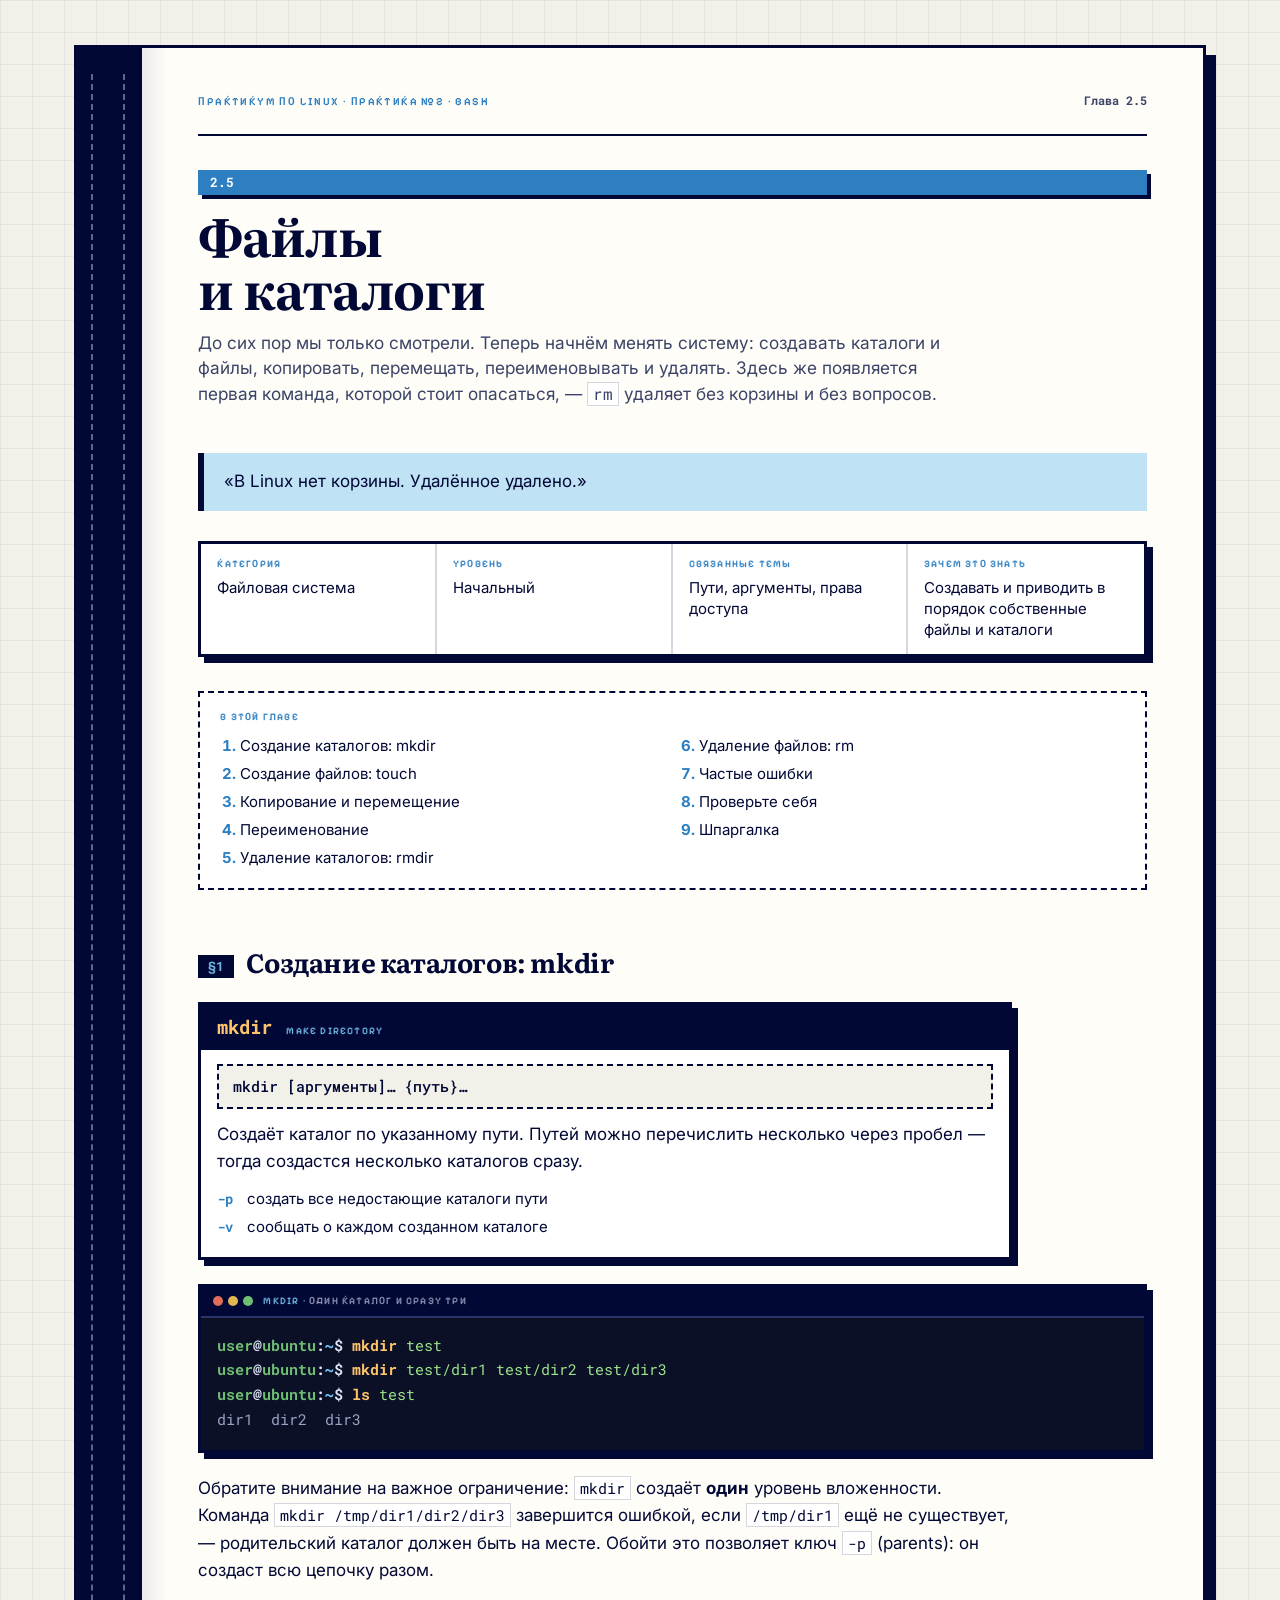
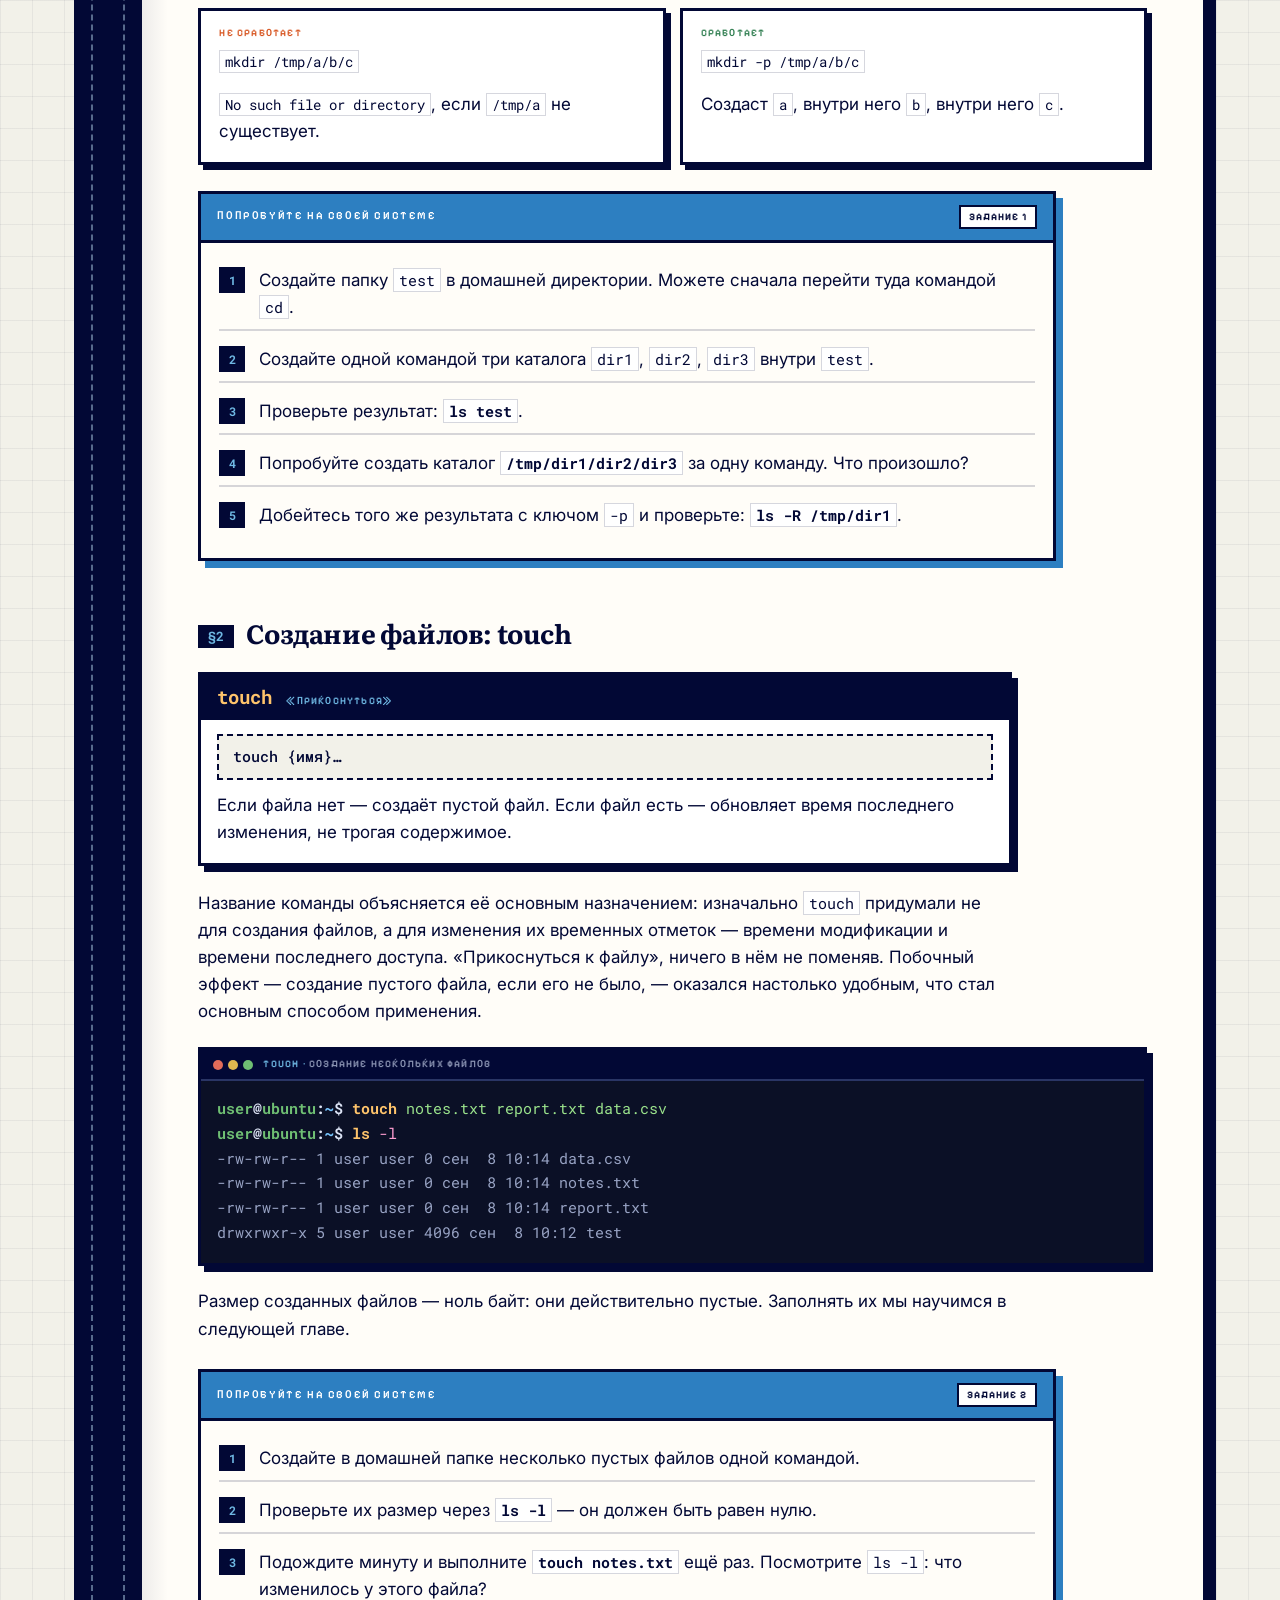
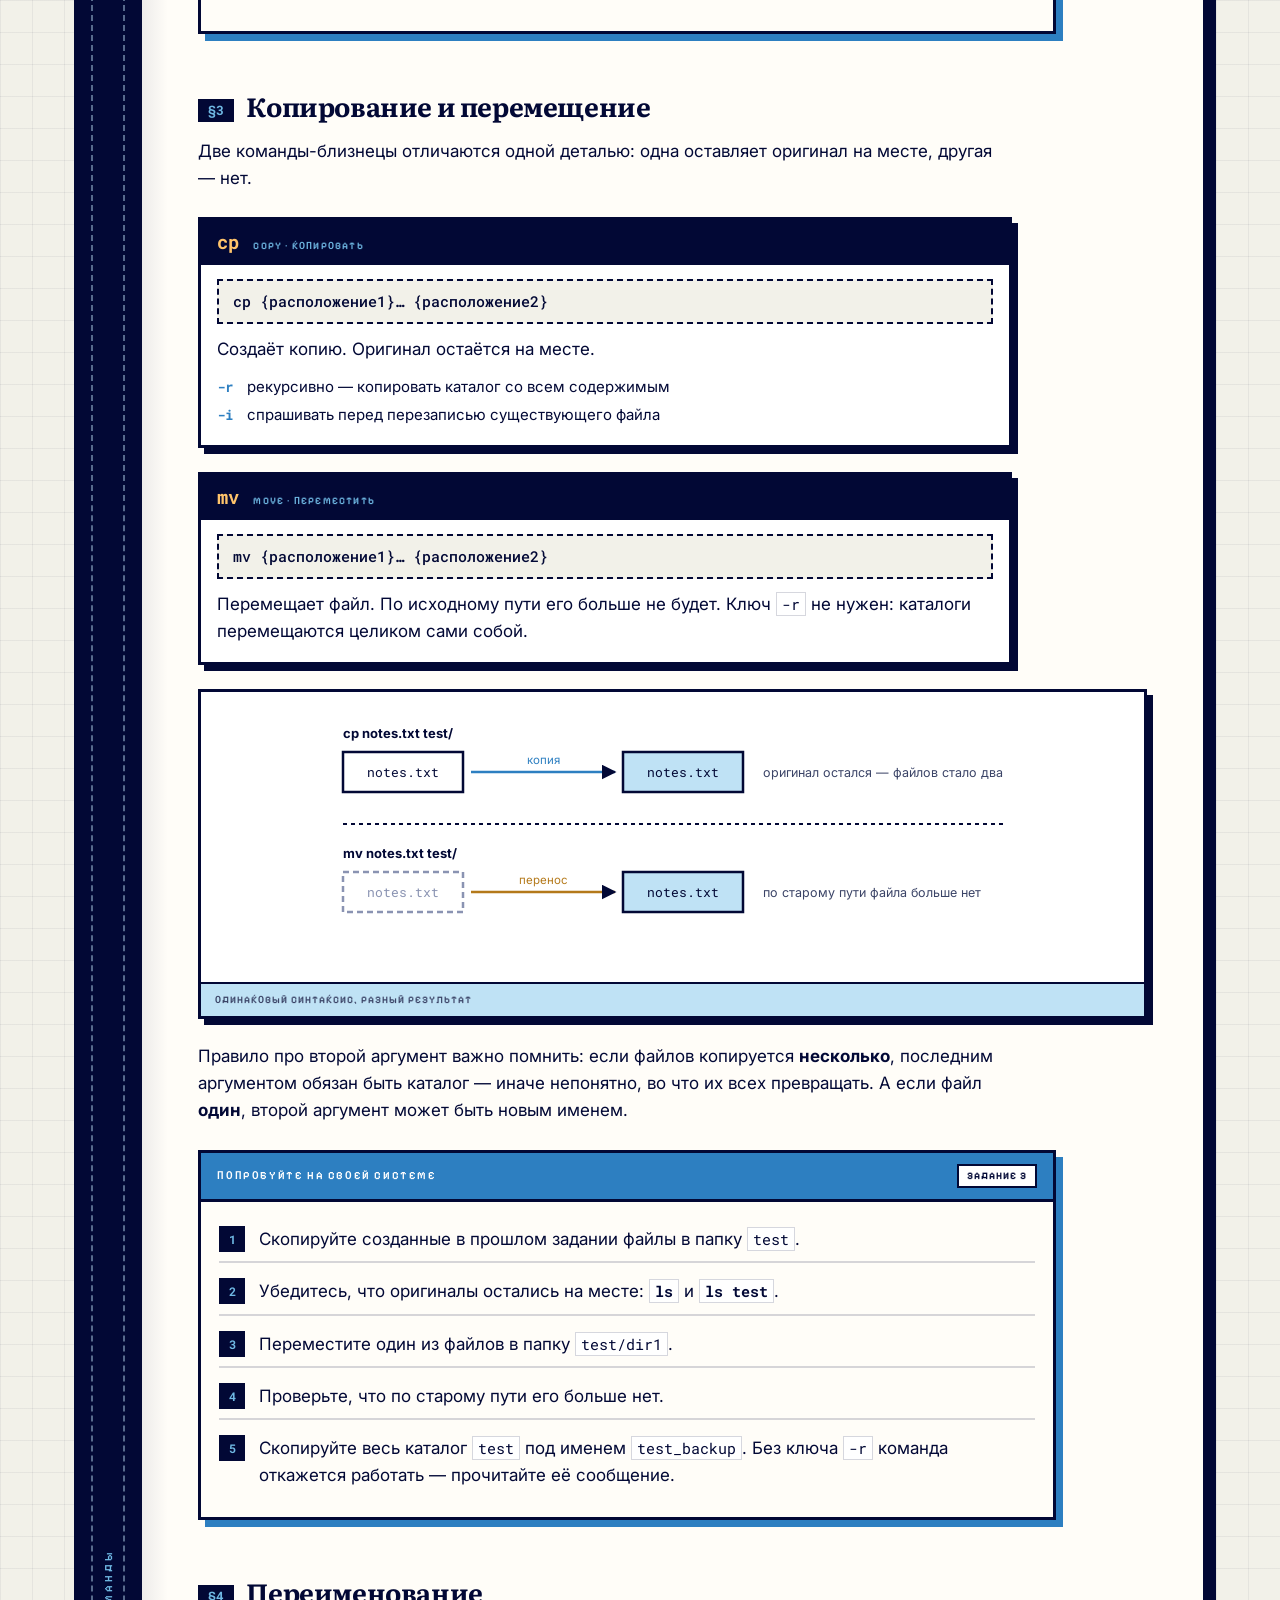
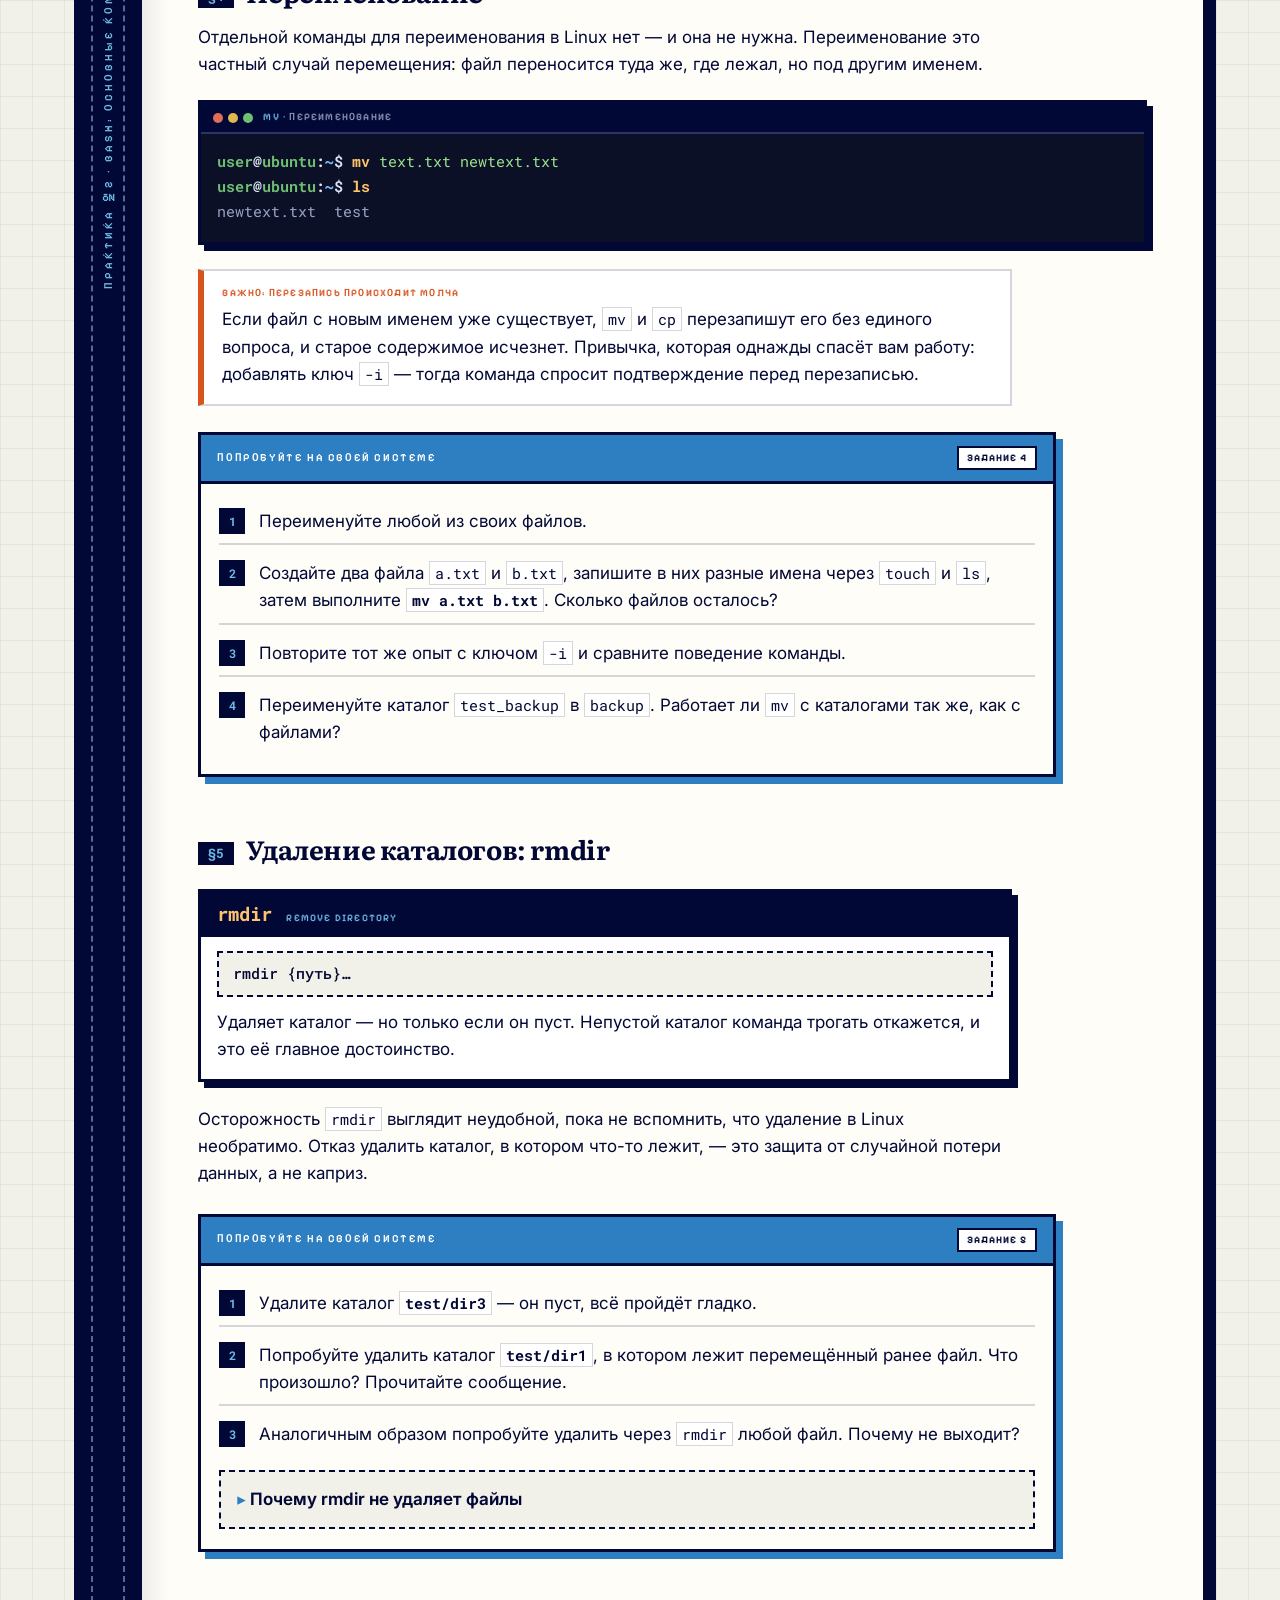
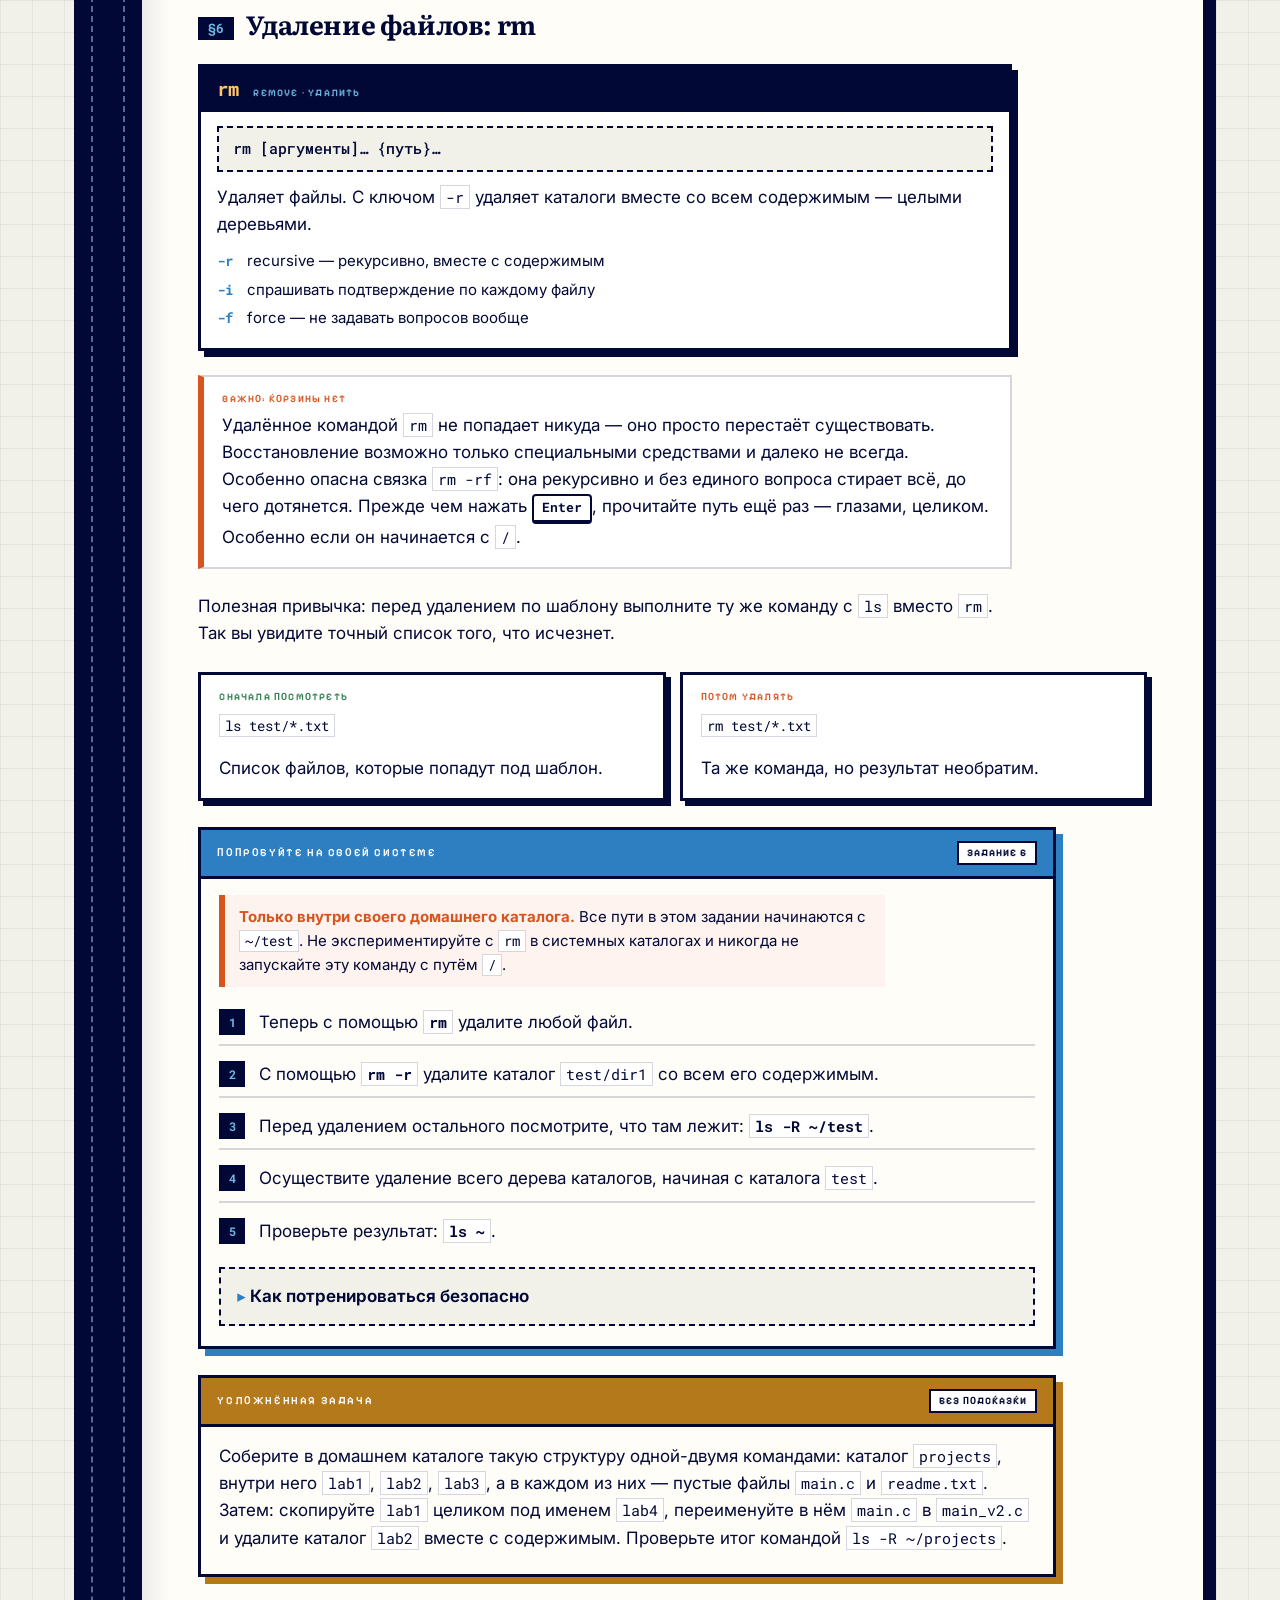
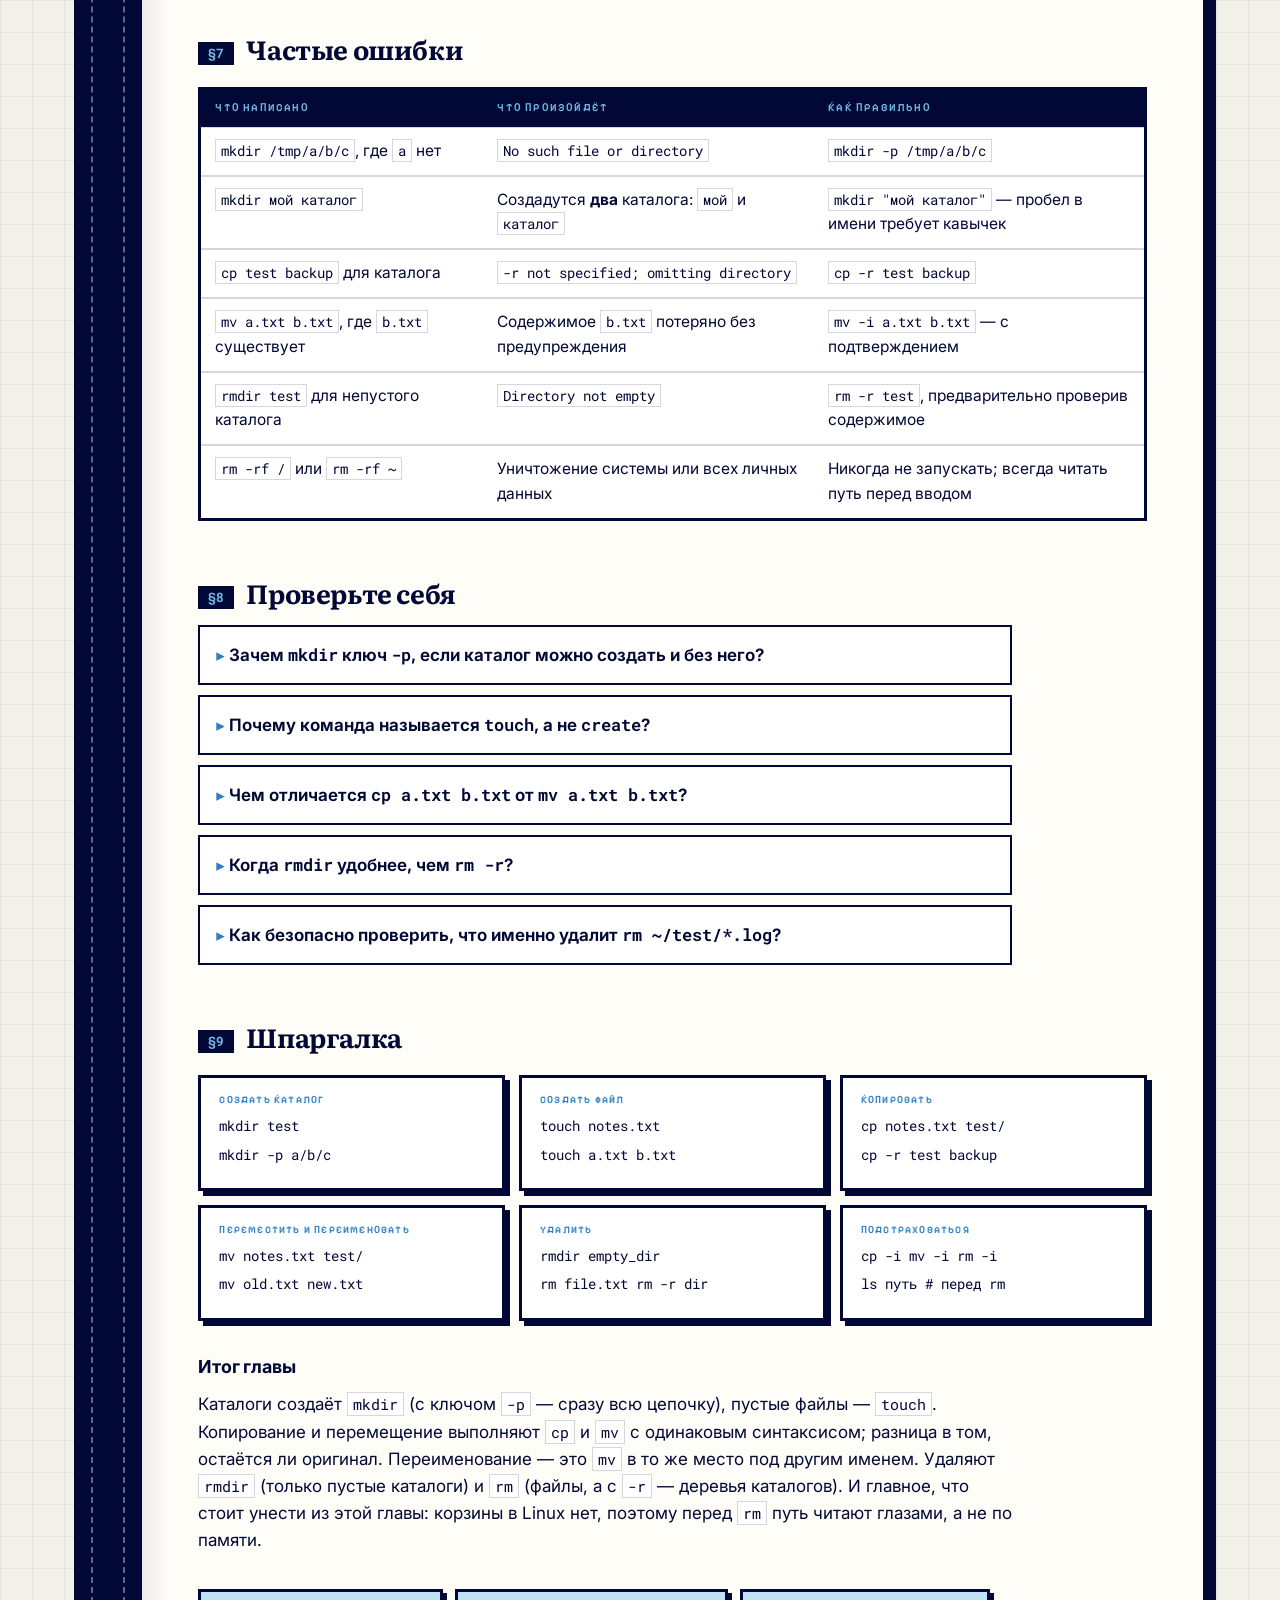
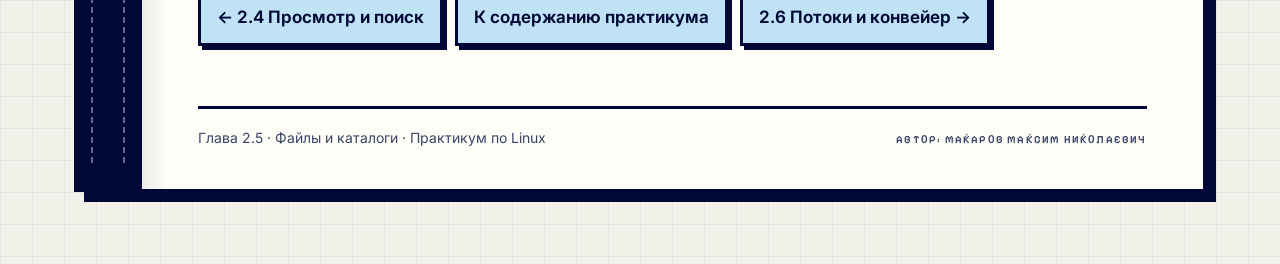
<file: praktika-02/05-fayly-i-katalogi/index.html>
<!doctype html>
<html lang="ru">
<head>
  <meta charset="utf-8">
  <meta name="viewport" content="width=device-width, initial-scale=1">
  <meta name="theme-color" content="#F2F1E9">
  <title>2.5 Файлы и каталоги · Практикум по Linux</title>
  <link rel="preconnect" href="https://fonts.googleapis.com">
  <link rel="preconnect" href="https://fonts.gstatic.com" crossorigin>
  <link href="https://fonts.googleapis.com/css2?family=Inter:wght@400;500;600;700;800&family=Literata:ital,opsz,wght@0,7..72,600;0,7..72,700;1,7..72,400&family=Pixelify+Sans:wght@500;600;700&family=Roboto+Mono:wght@400;500;700&display=swap" rel="stylesheet">
  <link rel="stylesheet" href="../../styles.css">
</head>
<body>
  <div class="book">
    <div class="book__body">
      <div class="spine"><span>Практика №2 · Bash: основные команды</span></div>

      <main class="leaf">
        <div class="running">
          <p class="eyebrow"><a href="../../index.html" style="text-decoration:none;color:inherit">Практикум по Linux</a> · практика №2 · bash</p>
          <p class="running__folio">Глава 2.5</p>
        </div>

        <header class="chapter-head">
          <span class="chapter-num">2.5</span>
          <h1>Файлы<br>и каталоги</h1>
          <p class="lead">До сих пор мы только смотрели. Теперь начнём менять систему: создавать каталоги и файлы, копировать, перемещать, переименовывать и удалять. Здесь же появляется первая команда, которой стоит опасаться, — <code>rm</code> удаляет без корзины и без вопросов.</p>
          <blockquote class="quote"><p>«В Linux нет корзины. Удалённое удалено.»</p></blockquote>
        </header>

        <dl class="passport">
          <div><dt>Категория</dt><dd>Файловая система</dd></div>
          <div><dt>Уровень</dt><dd>Начальный</dd></div>
          <div><dt>Связанные темы</dt><dd>Пути, аргументы, права доступа</dd></div>
          <div><dt>Зачем это знать</dt><dd>Создавать и приводить в порядок собственные файлы и каталоги</dd></div>
        </dl>

        <nav class="contents">
          <b>В этой главе</b>
          <ol>
            <li><a href="#s1">Создание каталогов: mkdir</a></li>
            <li><a href="#s2">Создание файлов: touch</a></li>
            <li><a href="#s3">Копирование и перемещение</a></li>
            <li><a href="#s4">Переименование</a></li>
            <li><a href="#s5">Удаление каталогов: rmdir</a></li>
            <li><a href="#s6">Удаление файлов: rm</a></li>
            <li><a href="#s7">Частые ошибки</a></li>
            <li><a href="#s8">Проверьте себя</a></li>
            <li><a href="#s9">Шпаргалка</a></li>
          </ol>
        </nav>

        <h2 id="s1"><span class="sec">§1</span>Создание каталогов: mkdir</h2>
        <div class="cmdcard">
          <div class="cmdcard__head"><b>mkdir</b><span>make directory</span></div>
          <div class="cmdcard__body">
            <div class="cmdcard__syn">mkdir [аргументы]… {путь}…</div>
            <p style="margin-top:12px">Создаёт каталог по указанному пути. Путей можно перечислить несколько через пробел — тогда создастся несколько каталогов сразу.</p>
            <dl>
              <dt>-p</dt><dd>создать все недостающие каталоги пути</dd>
              <dt>-v</dt><dd>сообщать о каждом созданном каталоге</dd>
            </dl>
          </div>
        </div>
        <figure class="tty">
          <div class="tty__bar"><div class="tty__dots"><i></i><i></i><i></i></div><span class="tty__title">mkdir · <em>один каталог и сразу три</em></span></div>
<pre><span class="pr">user<i>@</i>ubuntu<i>:</i><b>~</b><i>$</i></span> <span class="cmd">mkdir</span> <span class="pth">test</span>
<span class="pr">user<i>@</i>ubuntu<i>:</i><b>~</b><i>$</i></span> <span class="cmd">mkdir</span> <span class="pth">test/dir1 test/dir2 test/dir3</span>
<span class="pr">user<i>@</i>ubuntu<i>:</i><b>~</b><i>$</i></span> <span class="cmd">ls</span> <span class="pth">test</span>
<span class="out">dir1  dir2  dir3</span></pre>
        </figure>
        <p>Обратите внимание на важное ограничение: <code>mkdir</code> создаёт <b>один</b> уровень вложенности. Команда <code>mkdir /tmp/dir1/dir2/dir3</code> завершится ошибкой, если <code>/tmp/dir1</code> ещё не существует, — родительский каталог должен быть на месте. Обойти это позволяет ключ <code>-p</code> (parents): он создаст всю цепочку разом.</p>
        <div class="duo">
          <div class="duo--no">
            <b>Не сработает</b>
            <p><code>mkdir /tmp/a/b/c</code></p>
            <p><code>No such file or directory</code>, если <code>/tmp/a</code> не существует.</p>
          </div>
          <div class="duo--ok">
            <b>Сработает</b>
            <p><code>mkdir -p /tmp/a/b/c</code></p>
            <p>Создаст <code>a</code>, внутри него <code>b</code>, внутри него <code>c</code>.</p>
          </div>
        </div>

        <div class="try">
          <div class="try__head"><b>Попробуйте на своей системе</b><span>задание 1</span></div>
          <div class="try__body">
            <ol>
              <li>Создайте папку <code>test</code> в домашней директории. Можете сначала перейти туда командой <code>cd</code>.</li>
              <li>Создайте одной командой три каталога <code>dir1</code>, <code>dir2</code>, <code>dir3</code> внутри <code>test</code>.</li>
              <li>Проверьте результат: <code class="b">ls test</code>.</li>
              <li>Попробуйте создать каталог <code class="b">/tmp/dir1/dir2/dir3</code> за одну команду. Что произошло?</li>
              <li>Добейтесь того же результата с ключом <code>-p</code> и проверьте: <code class="b">ls -R /tmp/dir1</code>.</li>
            </ol>
          </div>
        </div>

        <h2 id="s2"><span class="sec">§2</span>Создание файлов: touch</h2>
        <div class="cmdcard">
          <div class="cmdcard__head"><b>touch</b><span>«прикоснуться»</span></div>
          <div class="cmdcard__body">
            <div class="cmdcard__syn">touch {имя}…</div>
            <p style="margin-top:12px">Если файла нет — создаёт пустой файл. Если файл есть — обновляет время последнего изменения, не трогая содержимое.</p>
          </div>
        </div>
        <p>Название команды объясняется её основным назначением: изначально <code>touch</code> придумали не для создания файлов, а для изменения их временных отметок — времени модификации и времени последнего доступа. «Прикоснуться к файлу», ничего в нём не поменяв. Побочный эффект — создание пустого файла, если его не было, — оказался настолько удобным, что стал основным способом применения.</p>
        <figure class="tty">
          <div class="tty__bar"><div class="tty__dots"><i></i><i></i><i></i></div><span class="tty__title">touch · <em>создание нескольких файлов</em></span></div>
<pre><span class="pr">user<i>@</i>ubuntu<i>:</i><b>~</b><i>$</i></span> <span class="cmd">touch</span> <span class="pth">notes.txt report.txt data.csv</span>
<span class="pr">user<i>@</i>ubuntu<i>:</i><b>~</b><i>$</i></span> <span class="cmd">ls</span> <span class="arg">-l</span>
<span class="out">-rw-rw-r-- 1 user user 0 сен  8 10:14 data.csv
-rw-rw-r-- 1 user user 0 сен  8 10:14 notes.txt
-rw-rw-r-- 1 user user 0 сен  8 10:14 report.txt
drwxrwxr-x 5 user user 4096 сен  8 10:12 test</span></pre>
        </figure>
        <p>Размер созданных файлов — ноль байт: они действительно пустые. Заполнять их мы научимся в следующей главе.</p>

        <div class="try">
          <div class="try__head"><b>Попробуйте на своей системе</b><span>задание 2</span></div>
          <div class="try__body">
            <ol>
              <li>Создайте в домашней папке несколько пустых файлов одной командой.</li>
              <li>Проверьте их размер через <code class="b">ls -l</code> — он должен быть равен нулю.</li>
              <li>Подождите минуту и выполните <code class="b">touch notes.txt</code> ещё раз. Посмотрите <code>ls -l</code>: что изменилось у этого файла?</li>
            </ol>
          </div>
        </div>

        <h2 id="s3"><span class="sec">§3</span>Копирование и перемещение</h2>
        <p>Две команды-близнецы отличаются одной деталью: одна оставляет оригинал на месте, другая — нет.</p>
        <div class="cmdcard">
          <div class="cmdcard__head"><b>cp</b><span>copy · копировать</span></div>
          <div class="cmdcard__body">
            <div class="cmdcard__syn">cp {расположение1}… {расположение2}</div>
            <p style="margin-top:12px">Создаёт копию. Оригинал остаётся на месте.</p>
            <dl>
              <dt>-r</dt><dd>рекурсивно — копировать каталог со всем содержимым</dd>
              <dt>-i</dt><dd>спрашивать перед перезаписью существующего файла</dd>
            </dl>
          </div>
        </div>
        <div class="cmdcard">
          <div class="cmdcard__head"><b>mv</b><span>move · переместить</span></div>
          <div class="cmdcard__body">
            <div class="cmdcard__syn">mv {расположение1}… {расположение2}</div>
            <p style="margin-top:12px">Перемещает файл. По исходному пути его больше не будет. Ключ <code>-r</code> не нужен: каталоги перемещаются целиком сами собой.</p>
          </div>
        </div>
        <figure class="scheme">
          <div class="scheme__canvas">
            <svg viewBox="0 0 700 250" width="700" role="img" aria-label="Разница между копированием и перемещением файла">
              <text x="20" y="26" font-family="Inter, sans-serif" font-size="13" font-weight="700" fill="#020835">cp notes.txt test/</text>
              <rect x="20" y="40" width="120" height="40" fill="#fff" stroke="#020835" stroke-width="2.5"/>
              <text x="80" y="65" font-family="Roboto Mono, monospace" font-size="12.5" fill="#020835" text-anchor="middle">notes.txt</text>
              <rect x="300" y="40" width="120" height="40" fill="#BFE2F5" stroke="#020835" stroke-width="2.5"/>
              <text x="360" y="65" font-family="Roboto Mono, monospace" font-size="12.5" fill="#020835" text-anchor="middle">notes.txt</text>
              <path d="M148 60 H292" stroke="#2D7FC1" stroke-width="2.5" fill="none" marker-end="url(#a3)"/>
              <text x="220" y="52" font-family="Inter, sans-serif" font-size="11.5" fill="#2D7FC1" text-anchor="middle">копия</text>
              <text x="440" y="65" font-family="Inter, sans-serif" font-size="12.5" fill="#3B4467">оригинал остался — файлов стало два</text>

              <text x="20" y="146" font-family="Inter, sans-serif" font-size="13" font-weight="700" fill="#020835">mv notes.txt test/</text>
              <rect x="20" y="160" width="120" height="40" fill="#fff" stroke="#8A93B2" stroke-width="2.5" stroke-dasharray="6 4"/>
              <text x="80" y="185" font-family="Roboto Mono, monospace" font-size="12.5" fill="#8A93B2" text-anchor="middle">notes.txt</text>
              <rect x="300" y="160" width="120" height="40" fill="#BFE2F5" stroke="#020835" stroke-width="2.5"/>
              <text x="360" y="185" font-family="Roboto Mono, monospace" font-size="12.5" fill="#020835" text-anchor="middle">notes.txt</text>
              <path d="M148 180 H292" stroke="#B4791A" stroke-width="2.5" fill="none" marker-end="url(#a3)"/>
              <text x="220" y="172" font-family="Inter, sans-serif" font-size="11.5" fill="#B4791A" text-anchor="middle">перенос</text>
              <text x="440" y="185" font-family="Inter, sans-serif" font-size="12.5" fill="#3B4467">по старому пути файла больше нет</text>
              <defs>
                <marker id="a3" viewBox="0 0 10 10" refX="9" refY="5" markerWidth="6" markerHeight="6" orient="auto-start-reverse">
                  <path d="M0 0 L10 5 L0 10 z" fill="#020835"/>
                </marker>
              </defs>
              <line x1="20" y1="112" x2="680" y2="112" stroke="#020835" stroke-width="2" stroke-dasharray="4 4"/>
            </svg>
          </div>
          <figcaption>Одинаковый синтаксис, разный результат</figcaption>
        </figure>
        <p>Правило про второй аргумент важно помнить: если файлов копируется <b>несколько</b>, последним аргументом обязан быть каталог — иначе непонятно, во что их всех превращать. А если файл <b>один</b>, второй аргумент может быть новым именем.</p>

        <div class="try">
          <div class="try__head"><b>Попробуйте на своей системе</b><span>задание 3</span></div>
          <div class="try__body">
            <ol>
              <li>Скопируйте созданные в прошлом задании файлы в папку <code>test</code>.</li>
              <li>Убедитесь, что оригиналы остались на месте: <code class="b">ls</code> и <code class="b">ls test</code>.</li>
              <li>Переместите один из файлов в папку <code>test/dir1</code>.</li>
              <li>Проверьте, что по старому пути его больше нет.</li>
              <li>Скопируйте весь каталог <code>test</code> под именем <code>test_backup</code>. Без ключа <code>-r</code> команда откажется работать — прочитайте её сообщение.</li>
            </ol>
          </div>
        </div>

        <h2 id="s4"><span class="sec">§4</span>Переименование</h2>
        <p>Отдельной команды для переименования в Linux нет — и она не нужна. Переименование это частный случай перемещения: файл переносится туда же, где лежал, но под другим именем.</p>
        <figure class="tty">
          <div class="tty__bar"><div class="tty__dots"><i></i><i></i><i></i></div><span class="tty__title">mv · <em>переименование</em></span></div>
<pre><span class="pr">user<i>@</i>ubuntu<i>:</i><b>~</b><i>$</i></span> <span class="cmd">mv</span> <span class="pth">text.txt newtext.txt</span>
<span class="pr">user<i>@</i>ubuntu<i>:</i><b>~</b><i>$</i></span> <span class="cmd">ls</span>
<span class="out">newtext.txt  test</span></pre>
        </figure>
        <div class="margin-note margin-note--warn">
          <b>Важно: перезапись происходит молча</b>
          <p>Если файл с новым именем уже существует, <code>mv</code> и <code>cp</code> перезапишут его без единого вопроса, и старое содержимое исчезнет. Привычка, которая однажды спасёт вам работу: добавлять ключ <code>-i</code> — тогда команда спросит подтверждение перед перезаписью.</p>
        </div>

        <div class="try">
          <div class="try__head"><b>Попробуйте на своей системе</b><span>задание 4</span></div>
          <div class="try__body">
            <ol>
              <li>Переименуйте любой из своих файлов.</li>
              <li>Создайте два файла <code>a.txt</code> и <code>b.txt</code>, запишите в них разные имена через <code>touch</code> и <code>ls</code>, затем выполните <code class="b">mv a.txt b.txt</code>. Сколько файлов осталось?</li>
              <li>Повторите тот же опыт с ключом <code>-i</code> и сравните поведение команды.</li>
              <li>Переименуйте каталог <code>test_backup</code> в <code>backup</code>. Работает ли <code>mv</code> с каталогами так же, как с файлами?</li>
            </ol>
          </div>
        </div>

        <h2 id="s5"><span class="sec">§5</span>Удаление каталогов: rmdir</h2>
        <div class="cmdcard">
          <div class="cmdcard__head"><b>rmdir</b><span>remove directory</span></div>
          <div class="cmdcard__body">
            <div class="cmdcard__syn">rmdir {путь}…</div>
            <p style="margin-top:12px">Удаляет каталог — но только если он пуст. Непустой каталог команда трогать откажется, и это её главное достоинство.</p>
          </div>
        </div>
        <p>Осторожность <code>rmdir</code> выглядит неудобной, пока не вспомнить, что удаление в Linux необратимо. Отказ удалить каталог, в котором что-то лежит, — это защита от случайной потери данных, а не каприз.</p>

        <div class="try">
          <div class="try__head"><b>Попробуйте на своей системе</b><span>задание 5</span></div>
          <div class="try__body">
            <ol>
              <li>Удалите каталог <code class="b">test/dir3</code> — он пуст, всё пройдёт гладко.</li>
              <li>Попробуйте удалить каталог <code class="b">test/dir1</code>, в котором лежит перемещённый ранее файл. Что произошло? Прочитайте сообщение.</li>
              <li>Аналогичным образом попробуйте удалить через <code>rmdir</code> любой файл. Почему не выходит?</li>
            </ol>
            <details>
              <summary>Почему rmdir не удаляет файлы</summary>
              <p>Команда предназначена ровно для одной задачи — удаления пустых каталогов, и файл для неё объект неподходящего типа: <code>Not a directory</code>. Такая узкая специализация типична для Unix: каждая утилита делает одну вещь, зато делает её предсказуемо.</p>
            </details>
          </div>
        </div>

        <h2 id="s6"><span class="sec">§6</span>Удаление файлов: rm</h2>
        <div class="cmdcard">
          <div class="cmdcard__head"><b>rm</b><span>remove · удалить</span></div>
          <div class="cmdcard__body">
            <div class="cmdcard__syn">rm [аргументы]… {путь}…</div>
            <p style="margin-top:12px">Удаляет файлы. С ключом <code>-r</code> удаляет каталоги вместе со всем содержимым — целыми деревьями.</p>
            <dl>
              <dt>-r</dt><dd>recursive — рекурсивно, вместе с содержимым</dd>
              <dt>-i</dt><dd>спрашивать подтверждение по каждому файлу</dd>
              <dt>-f</dt><dd>force — не задавать вопросов вообще</dd>
            </dl>
          </div>
        </div>
        <div class="margin-note margin-note--warn">
          <b>Важно: корзины нет</b>
          <p>Удалённое командой <code>rm</code> не попадает никуда — оно просто перестаёт существовать. Восстановление возможно только специальными средствами и далеко не всегда. Особенно опасна связка <code>rm -rf</code>: она рекурсивно и без единого вопроса стирает всё, до чего дотянется. Прежде чем нажать <kbd>Enter</kbd>, прочитайте путь ещё раз — глазами, целиком. Особенно если он начинается с <code>/</code>.</p>
        </div>
        <p>Полезная привычка: перед удалением по шаблону выполните ту же команду с <code>ls</code> вместо <code>rm</code>. Так вы увидите точный список того, что исчезнет.</p>
        <div class="duo">
          <div class="duo--ok">
            <b>Сначала посмотреть</b>
            <p><code>ls test/*.txt</code></p>
            <p>Список файлов, которые попадут под шаблон.</p>
          </div>
          <div class="duo--no">
            <b>Потом удалять</b>
            <p><code>rm test/*.txt</code></p>
            <p>Та же команда, но результат необратим.</p>
          </div>
        </div>

        <div class="try">
          <div class="try__head"><b>Попробуйте на своей системе</b><span>задание 6</span></div>
          <div class="try__body">
            <p class="warn"><b>Только внутри своего домашнего каталога.</b> Все пути в этом задании начинаются с <code>~/test</code>. Не экспериментируйте с <code>rm</code> в системных каталогах и никогда не запускайте эту команду с путём <code>/</code>.</p>
            <ol>
              <li>Теперь с помощью <code class="b">rm</code> удалите любой файл.</li>
              <li>С помощью <code class="b">rm -r</code> удалите каталог <code>test/dir1</code> со всем его содержимым.</li>
              <li>Перед удалением остального посмотрите, что там лежит: <code class="b">ls -R ~/test</code>.</li>
              <li>Осуществите удаление всего дерева каталогов, начиная с каталога <code>test</code>.</li>
              <li>Проверьте результат: <code class="b">ls ~</code>.</li>
            </ol>
            <details>
              <summary>Как потренироваться безопасно</summary>
              <p>Создайте отдельную песочницу и работайте только в ней: <code>mkdir -p ~/sandbox/a/b</code>, <code>touch ~/sandbox/a/f1 ~/sandbox/a/b/f2</code>. Тогда любая ошибка в <code>rm -r ~/sandbox</code> стоит ровно ничего — каталог создаётся заново одной командой.</p>
            </details>
          </div>
        </div>

        <div class="try try--hard">
          <div class="try__head"><b>Усложнённая задача</b><span>без подсказки</span></div>
          <div class="try__body">
            <p>Соберите в домашнем каталоге такую структуру одной-двумя командами: каталог <code>projects</code>, внутри него <code>lab1</code>, <code>lab2</code>, <code>lab3</code>, а в каждом из них — пустые файлы <code>main.c</code> и <code>readme.txt</code>. Затем: скопируйте <code>lab1</code> целиком под именем <code>lab4</code>, переименуйте в нём <code>main.c</code> в <code>main_v2.c</code> и удалите каталог <code>lab2</code> вместе с содержимым. Проверьте итог командой <code>ls -R ~/projects</code>.</p>
          </div>
        </div>

        <h2 id="s7"><span class="sec">§7</span>Частые ошибки</h2>
        <div class="table-scroll errors-table">
          <table>
            <thead><tr><th>Что написано</th><th>Что произойдёт</th><th>Как правильно</th></tr></thead>
            <tbody>
              <tr><td><code>mkdir /tmp/a/b/c</code>, где <code>a</code> нет</td><td><code>No such file or directory</code></td><td><code>mkdir -p /tmp/a/b/c</code></td></tr>
              <tr><td><code>mkdir мой каталог</code></td><td>Создадутся <b>два</b> каталога: <code>мой</code> и <code>каталог</code></td><td><code>mkdir "мой каталог"</code> — пробел в имени требует кавычек</td></tr>
              <tr><td><code>cp test backup</code> для каталога</td><td><code>-r not specified; omitting directory</code></td><td><code>cp -r test backup</code></td></tr>
              <tr><td><code>mv a.txt b.txt</code>, где <code>b.txt</code> существует</td><td>Содержимое <code>b.txt</code> потеряно без предупреждения</td><td><code>mv -i a.txt b.txt</code> — с подтверждением</td></tr>
              <tr><td><code>rmdir test</code> для непустого каталога</td><td><code>Directory not empty</code></td><td><code>rm -r test</code>, предварительно проверив содержимое</td></tr>
              <tr><td><code>rm -rf /</code> или <code>rm -rf ~</code></td><td>Уничтожение системы или всех личных данных</td><td>Никогда не запускать; всегда читать путь перед вводом</td></tr>
            </tbody>
          </table>
        </div>

        <h2 id="s8"><span class="sec">§8</span>Проверьте себя</h2>
        <details>
          <summary>Зачем <code>mkdir</code> ключ <code>-p</code>, если каталог можно создать и без него?</summary>
          <p>Без <code>-p</code> команда создаёт только последний каталог пути и требует, чтобы все родительские уже существовали. Ключ <code>-p</code> создаёт всю цепочку сразу — за одну команду вместо нескольких.</p>
        </details>
        <details>
          <summary>Почему команда называется <code>touch</code>, а не <code>create</code>?</summary>
          <p>Её основное назначение — обновление временных отметок файла: времени изменения и времени последнего доступа. «Прикоснуться, ничего не поменяв». Создание пустого файла — побочный эффект, который стал самым популярным способом её применения.</p>
        </details>
        <details>
          <summary>Чем отличается <code>cp a.txt b.txt</code> от <code>mv a.txt b.txt</code>?</summary>
          <p>После <code>cp</code> останутся оба файла с одинаковым содержимым. После <code>mv</code> останется только <code>b.txt</code>: это переименование, то есть перемещение в то же место под другим именем.</p>
        </details>
        <details>
          <summary>Когда <code>rmdir</code> удобнее, чем <code>rm -r</code>?</summary>
          <p>Когда вы хотите удалить каталог, только если он действительно пуст. <code>rmdir</code> откажется работать с непустым каталогом и тем самым предупредит о том, что внутри что-то есть. <code>rm -r</code> в такой ситуации молча удалит всё вместе с содержимым.</p>
        </details>
        <details>
          <summary>Как безопасно проверить, что именно удалит <code>rm ~/test/*.log</code>?</summary>
          <p>Выполнить ту же команду, заменив <code>rm</code> на <code>ls</code>: <code>ls ~/test/*.log</code>. Шаблон раскроет оболочка, и вы увидите точный список файлов, которые попадут под удаление. Дополнительно помогает ключ <code>-i</code>: он спросит подтверждение по каждому файлу.</p>
        </details>

        <h2 id="s9"><span class="sec">§9</span>Шпаргалка</h2>
        <div class="cheat">
          <div>
            <b>Создать каталог</b>
            <code>mkdir test</code>
            <code>mkdir -p a/b/c</code>
          </div>
          <div>
            <b>Создать файл</b>
            <code>touch notes.txt</code>
            <code>touch a.txt b.txt</code>
          </div>
          <div>
            <b>Копировать</b>
            <code>cp notes.txt test/</code>
            <code>cp -r test backup</code>
          </div>
          <div>
            <b>Переместить и переименовать</b>
            <code>mv notes.txt test/</code>
            <code>mv old.txt new.txt</code>
          </div>
          <div>
            <b>Удалить</b>
            <code>rmdir empty_dir</code>
            <code>rm file.txt    rm -r dir</code>
          </div>
          <div>
            <b>Подстраховаться</b>
            <code>cp -i    mv -i    rm -i</code>
            <code>ls путь   # перед rm</code>
          </div>
        </div>

        <h3>Итог главы</h3>
        <p>Каталоги создаёт <code>mkdir</code> (с ключом <code>-p</code> — сразу всю цепочку), пустые файлы — <code>touch</code>. Копирование и перемещение выполняют <code>cp</code> и <code>mv</code> с одинаковым синтаксисом; разница в том, остаётся ли оригинал. Переименование — это <code>mv</code> в то же место под другим именем. Удаляют <code>rmdir</code> (только пустые каталоги) и <code>rm</code> (файлы, а с <code>-r</code> — деревья каталогов). И главное, что стоит унести из этой главы: корзины в Linux нет, поэтому перед <code>rm</code> путь читают глазами, а не по памяти.</p>

        <div class="pager"><a href="../04-prosmotr-i-poisk/index.html">← 2.4 Просмотр и поиск</a><a href="../../index.html">К содержанию практикума</a><a href="../06-potoki-i-konveyer/index.html">2.6 Потоки и конвейер →</a></div>

        <div class="colophon">
          <span>Глава 2.5 · Файлы и каталоги · Практикум по Linux</span>
          <span class="author-line">Автор: Макаров Максим Николаевич</span>
        </div>
      </main>
    </div>
  </div>
</body>
</html>
</file>
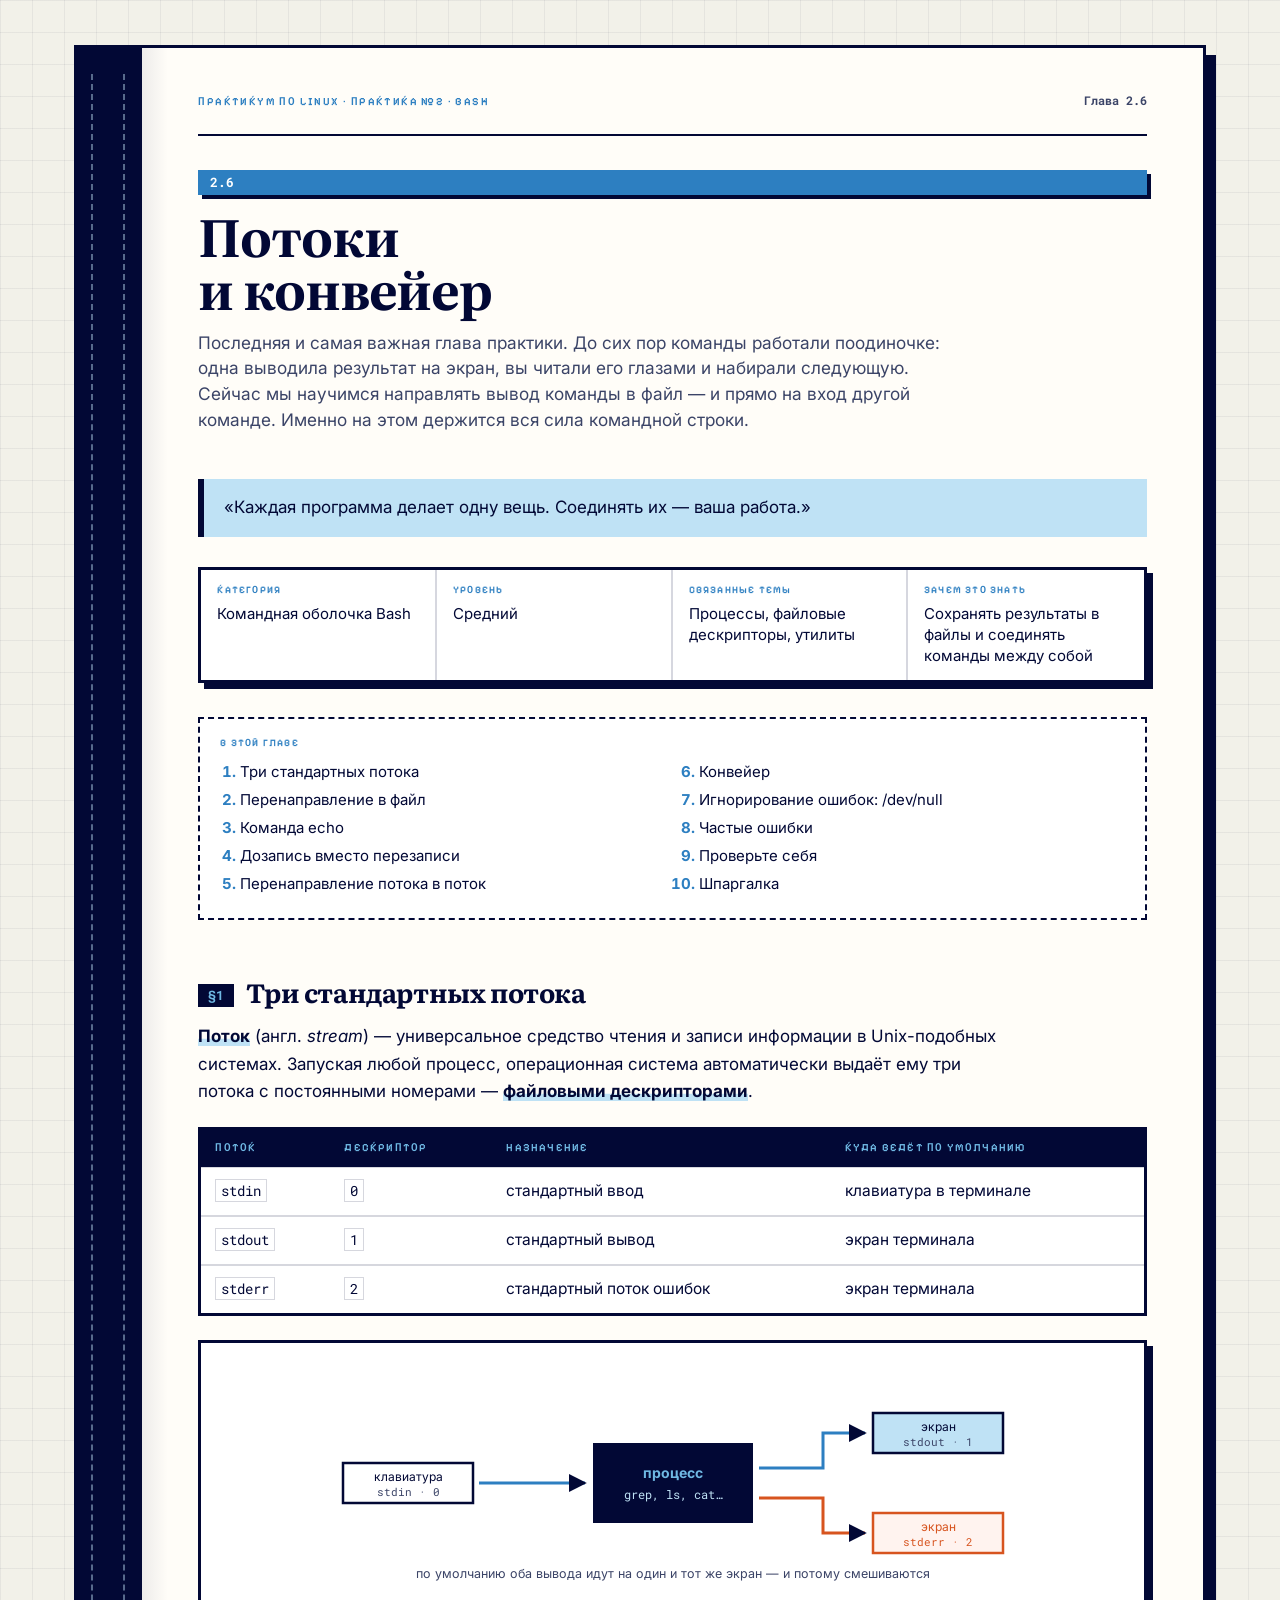
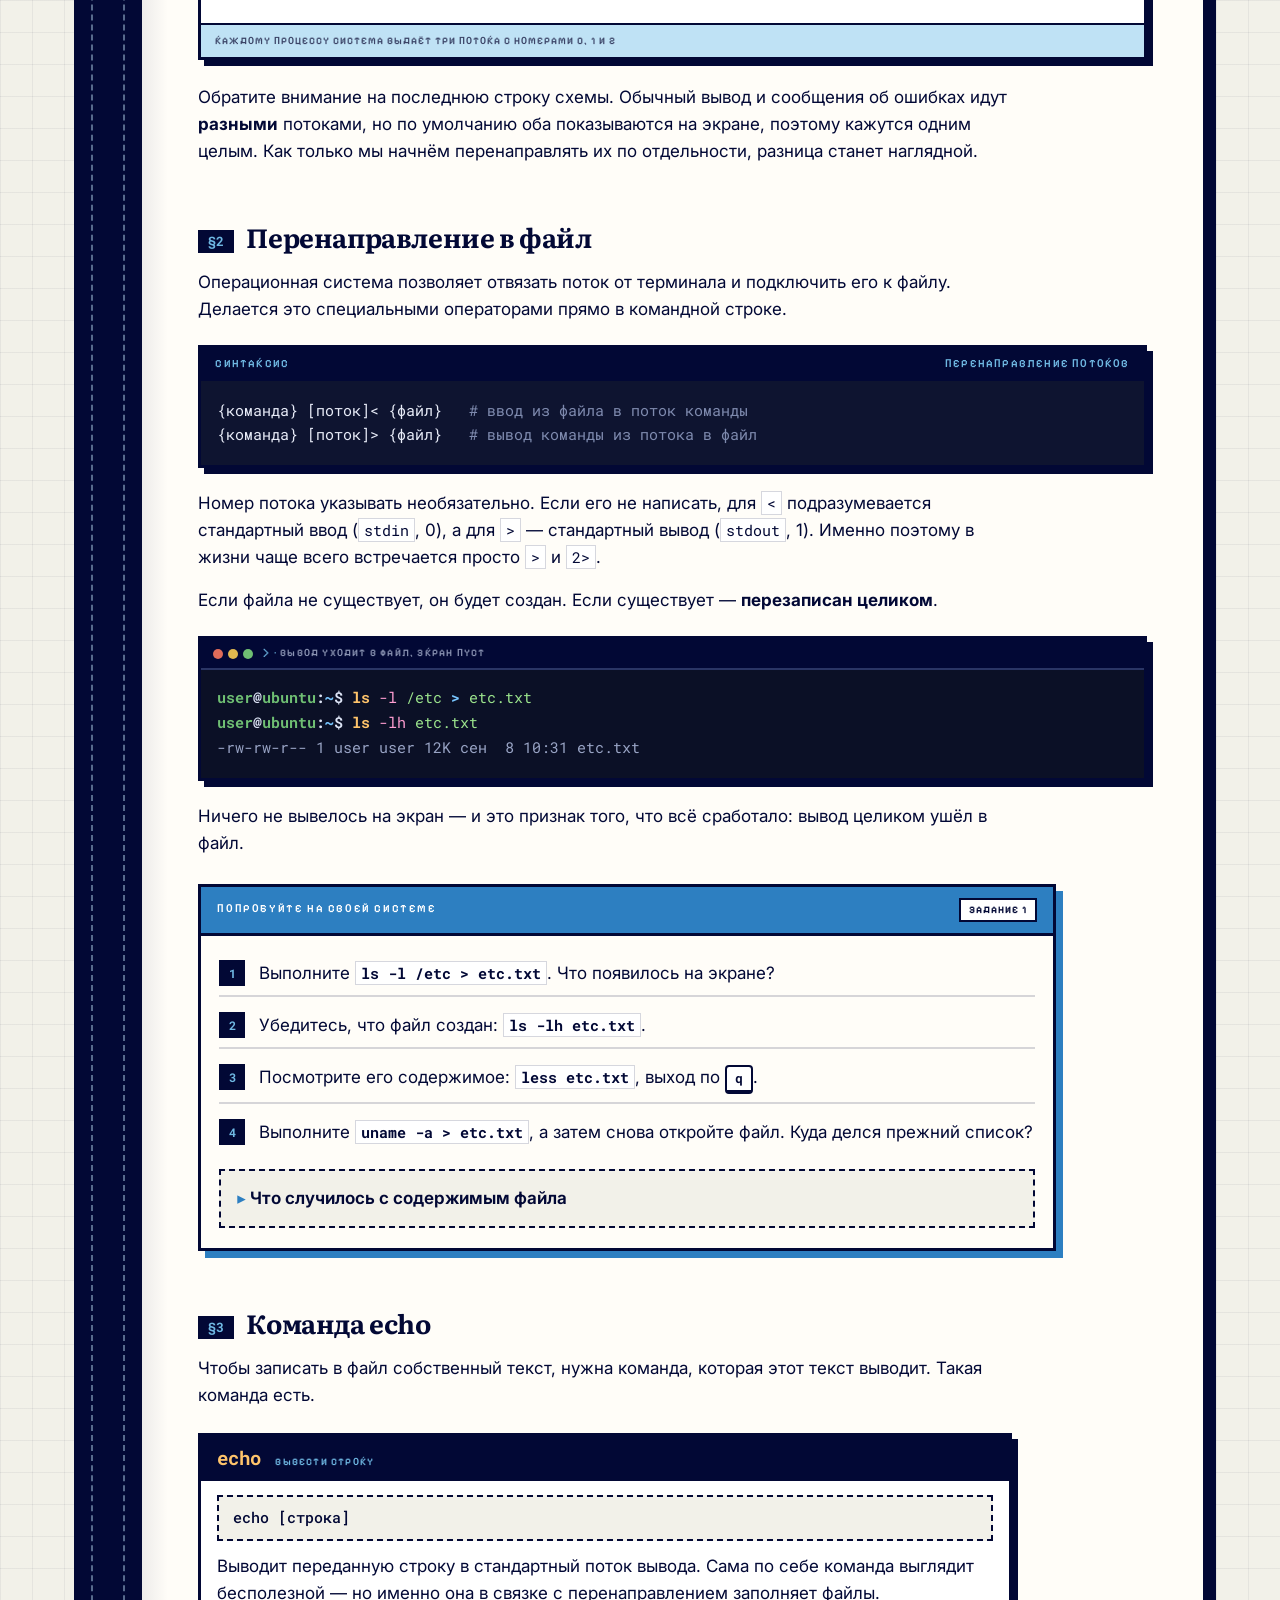
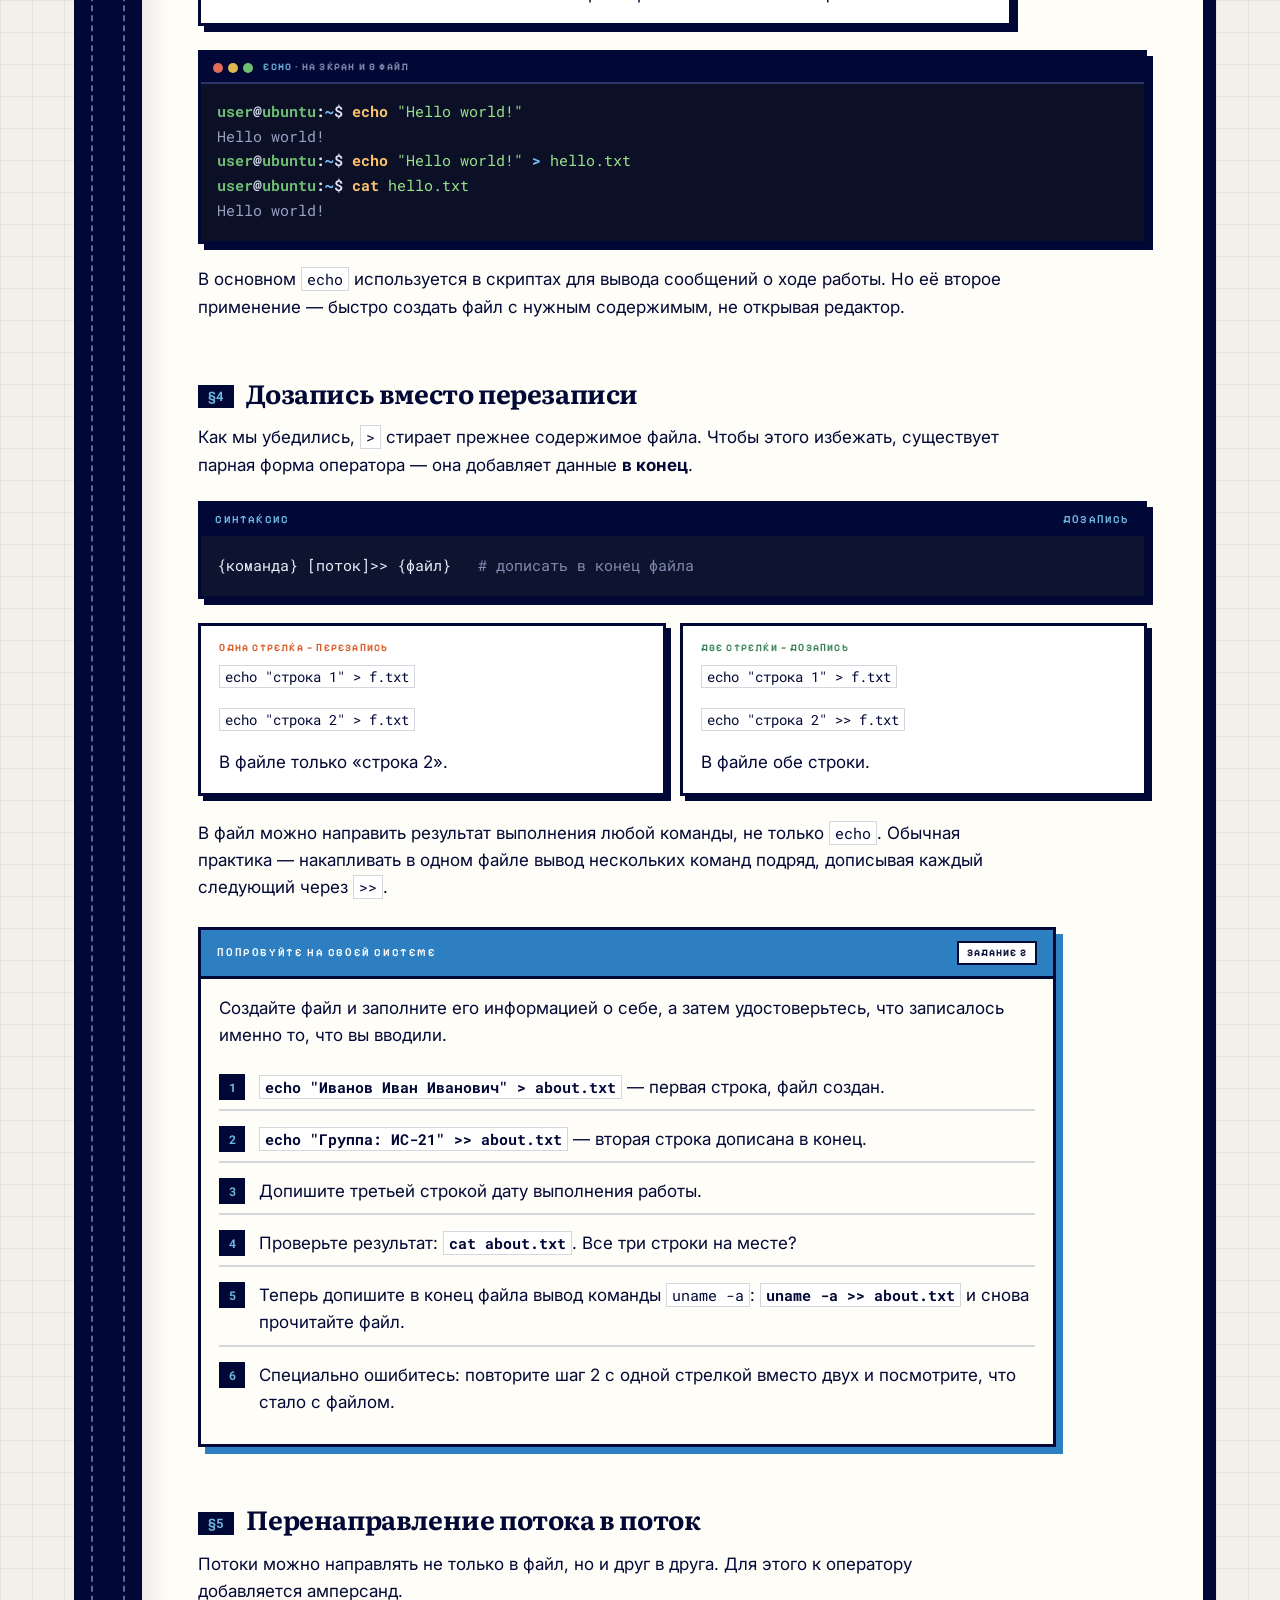
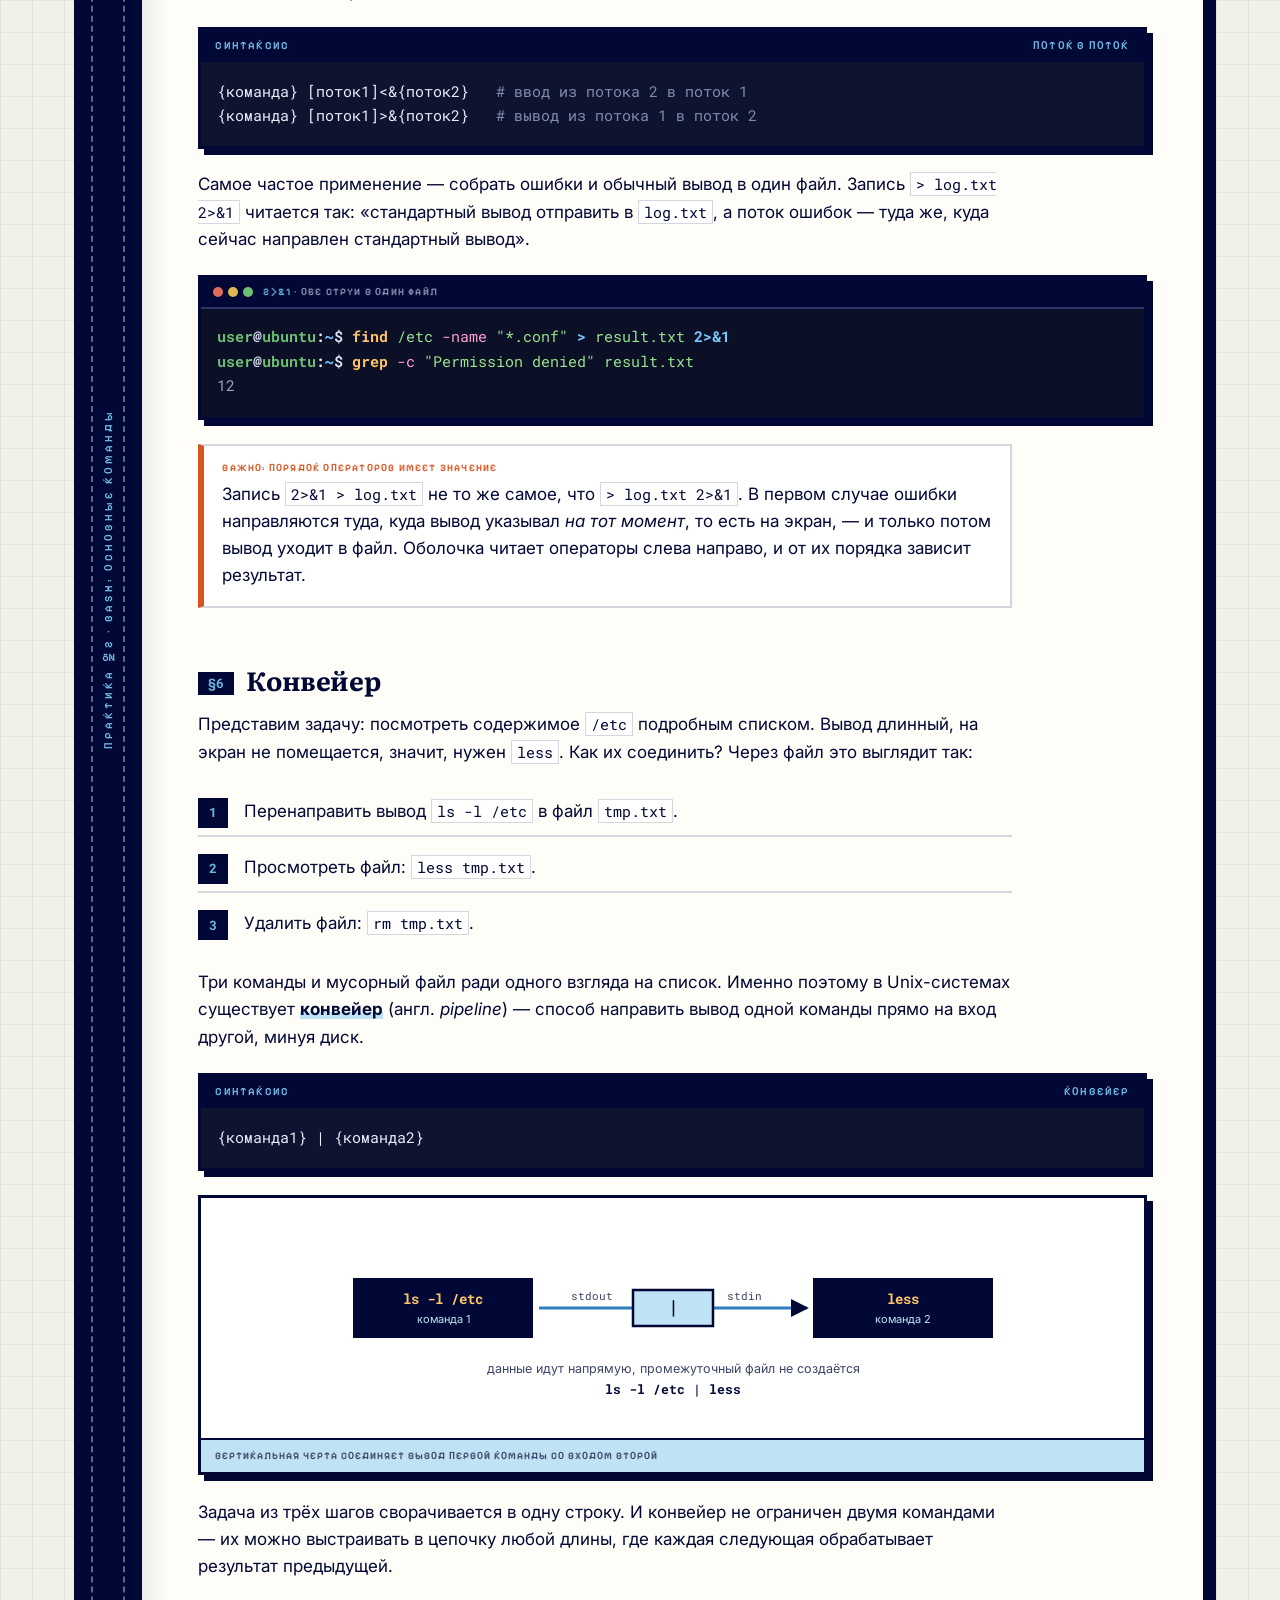
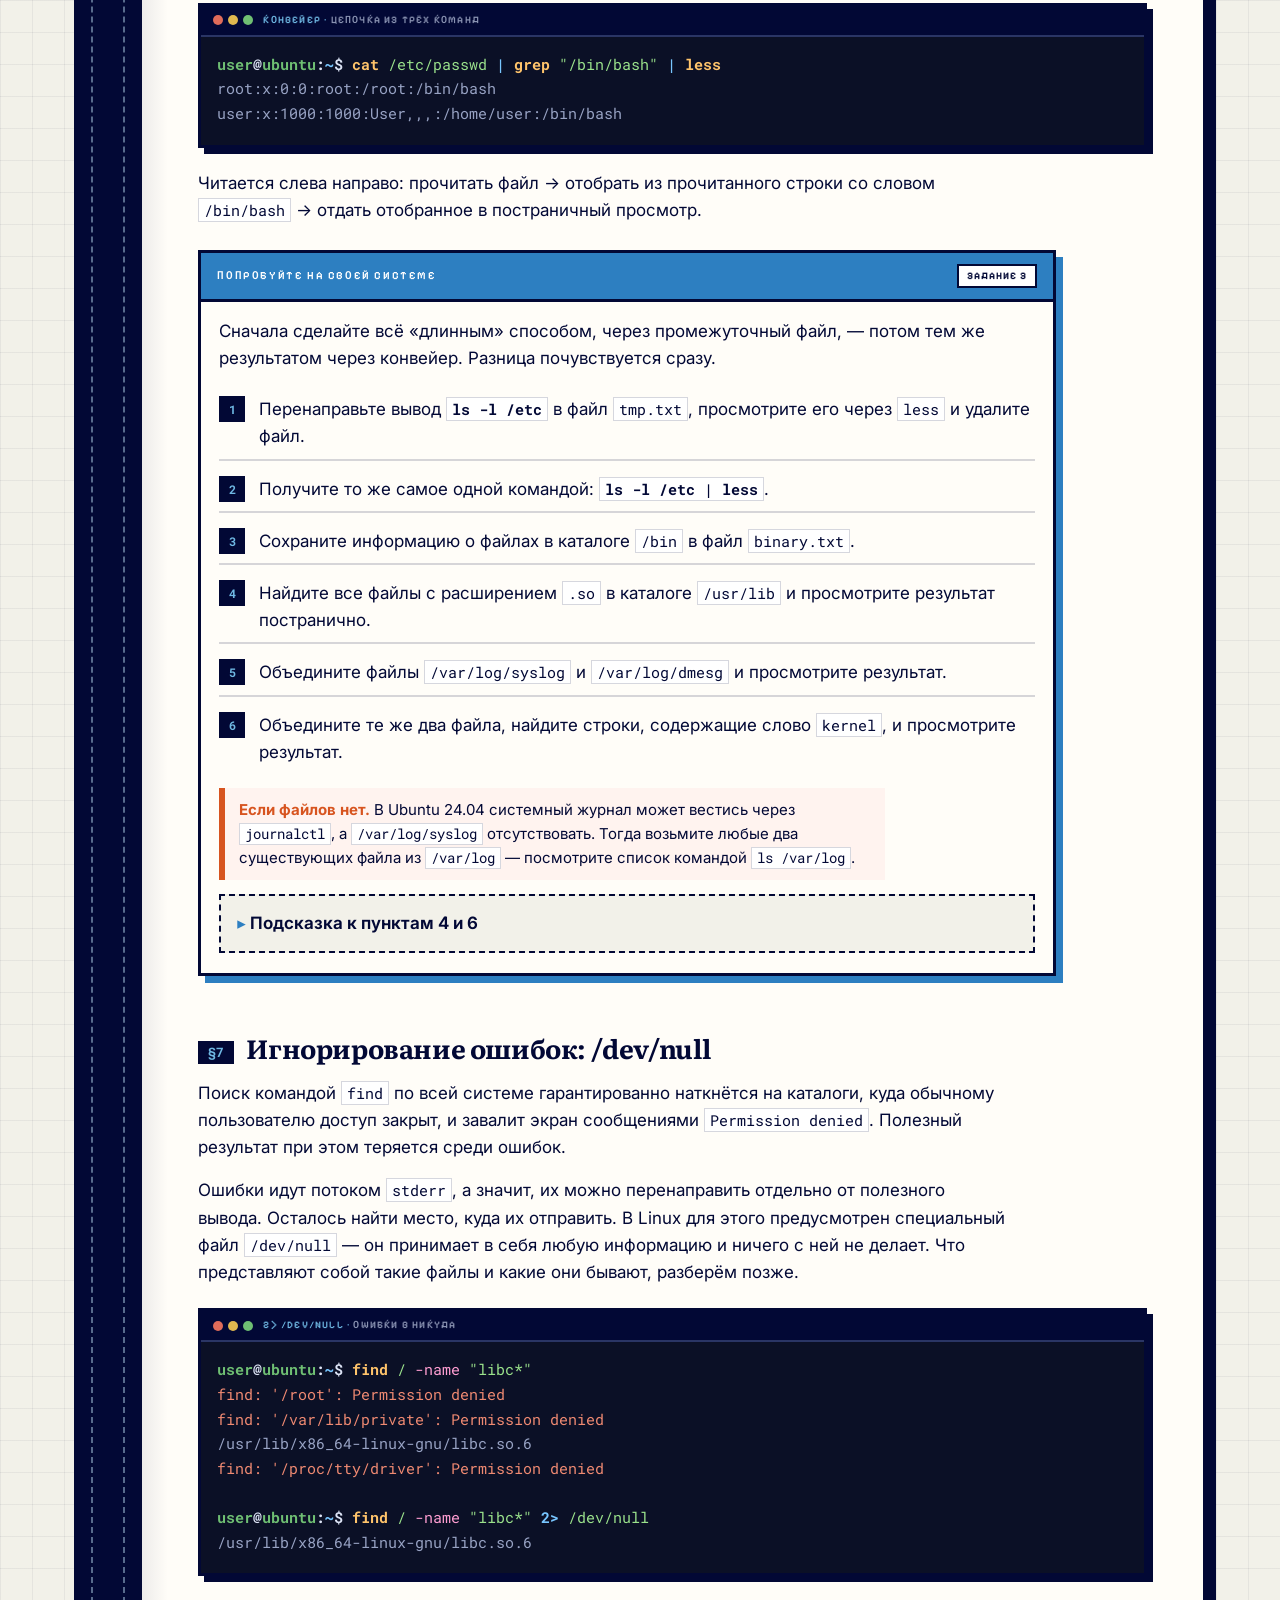
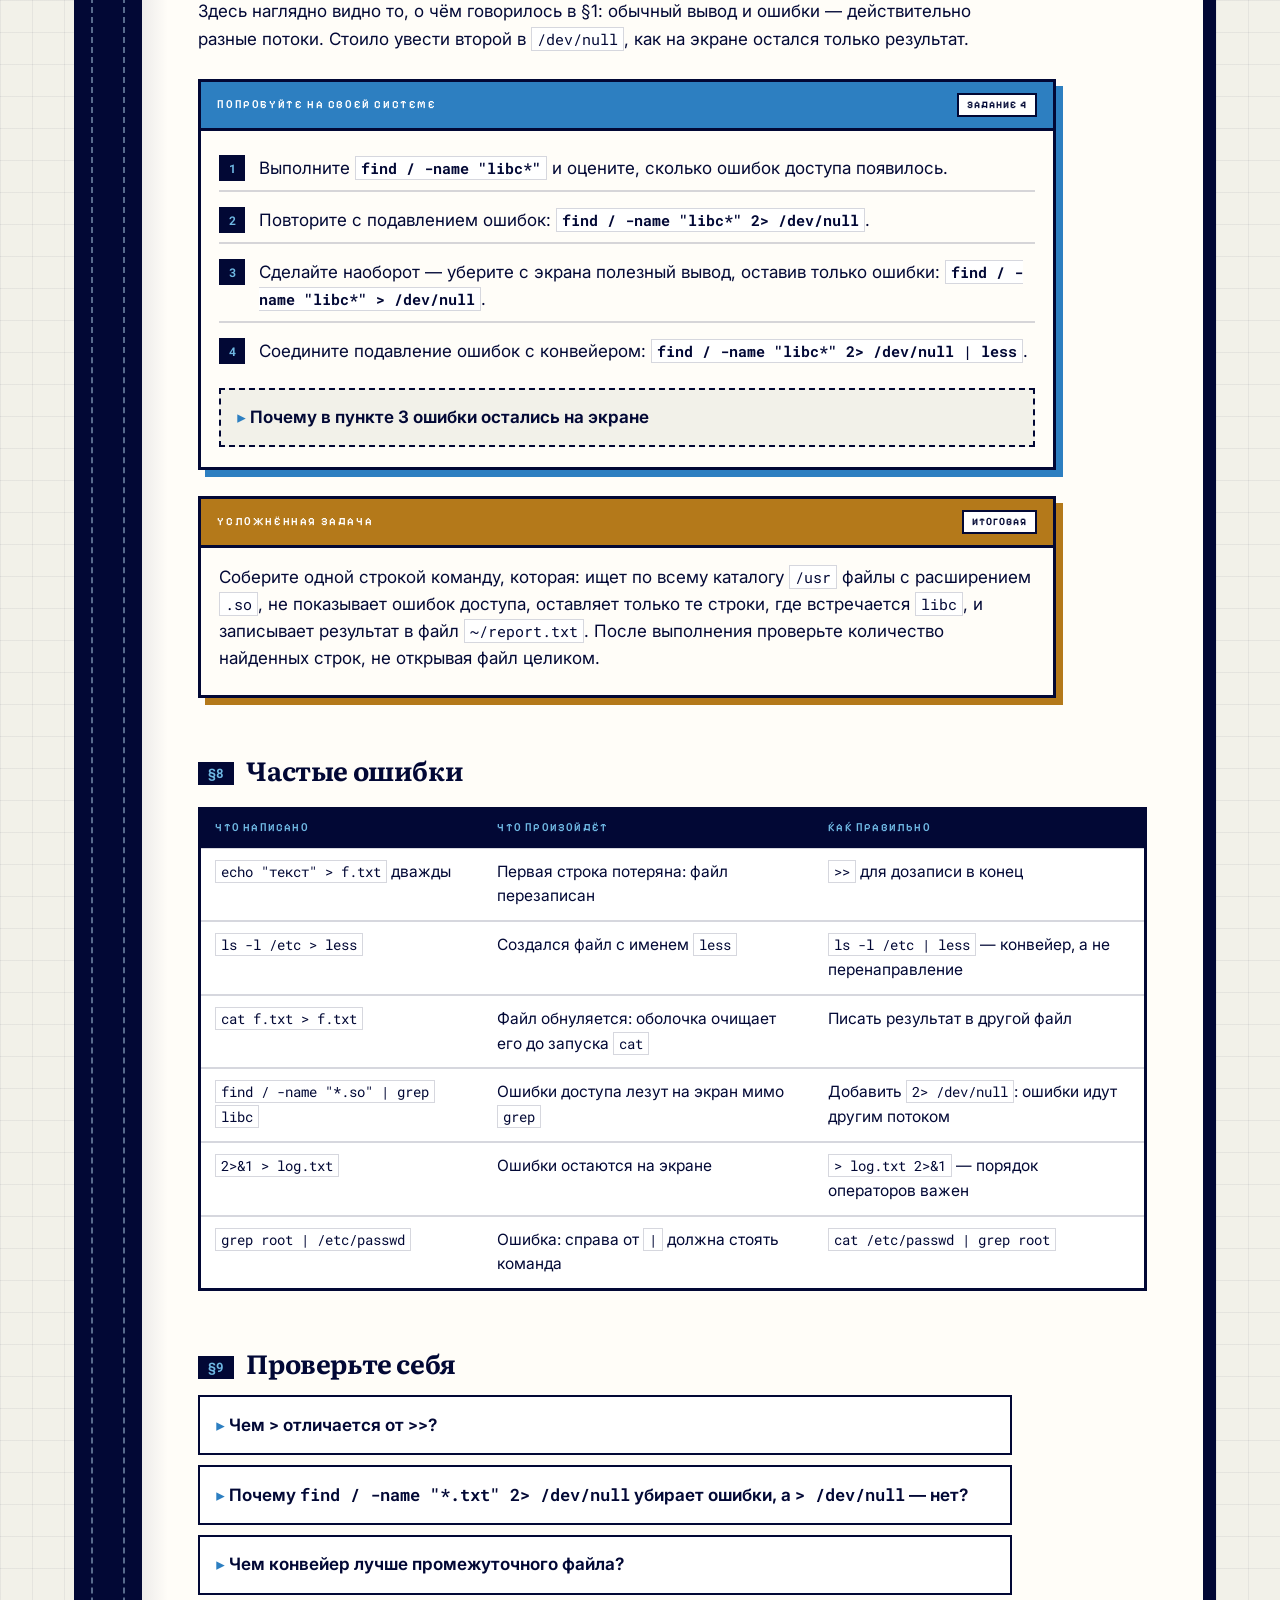
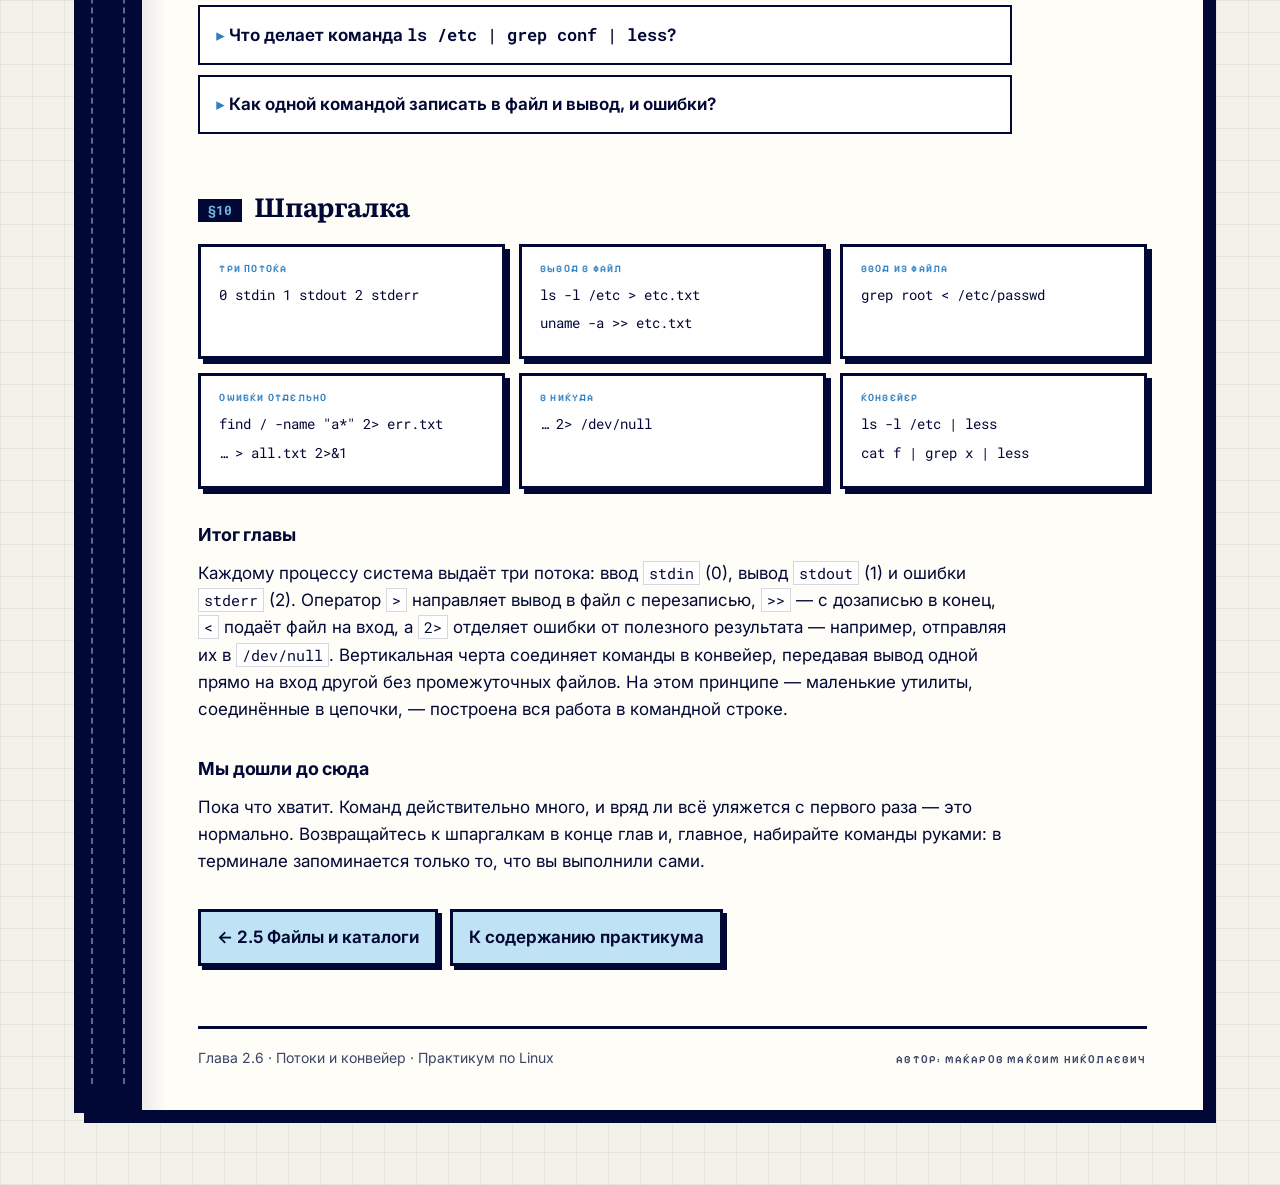
<file: praktika-02/06-potoki-i-konveyer/index.html>
<!doctype html>
<html lang="ru">
<head>
  <meta charset="utf-8">
  <meta name="viewport" content="width=device-width, initial-scale=1">
  <meta name="theme-color" content="#F2F1E9">
  <title>2.6 Потоки и конвейер · Практикум по Linux</title>
  <link rel="preconnect" href="https://fonts.googleapis.com">
  <link rel="preconnect" href="https://fonts.gstatic.com" crossorigin>
  <link href="https://fonts.googleapis.com/css2?family=Inter:wght@400;500;600;700;800&family=Literata:ital,opsz,wght@0,7..72,600;0,7..72,700;1,7..72,400&family=Pixelify+Sans:wght@500;600;700&family=Roboto+Mono:wght@400;500;700&display=swap" rel="stylesheet">
  <link rel="stylesheet" href="../../styles.css">
</head>
<body>
  <div class="book">
    <div class="book__body">
      <div class="spine"><span>Практика №2 · Bash: основные команды</span></div>

      <main class="leaf">
        <div class="running">
          <p class="eyebrow"><a href="../../index.html" style="text-decoration:none;color:inherit">Практикум по Linux</a> · практика №2 · bash</p>
          <p class="running__folio">Глава 2.6</p>
        </div>

        <header class="chapter-head">
          <span class="chapter-num">2.6</span>
          <h1>Потоки<br>и конвейер</h1>
          <p class="lead">Последняя и самая важная глава практики. До сих пор команды работали поодиночке: одна выводила результат на экран, вы читали его глазами и набирали следующую. Сейчас мы научимся направлять вывод команды в файл — и прямо на вход другой команде. Именно на этом держится вся сила командной строки.</p>
          <blockquote class="quote"><p>«Каждая программа делает одну вещь. Соединять их — ваша работа.»</p></blockquote>
        </header>

        <dl class="passport">
          <div><dt>Категория</dt><dd>Командная оболочка Bash</dd></div>
          <div><dt>Уровень</dt><dd>Средний</dd></div>
          <div><dt>Связанные темы</dt><dd>Процессы, файловые дескрипторы, утилиты</dd></div>
          <div><dt>Зачем это знать</dt><dd>Сохранять результаты в файлы и соединять команды между собой</dd></div>
        </dl>

        <nav class="contents">
          <b>В этой главе</b>
          <ol>
            <li><a href="#s1">Три стандартных потока</a></li>
            <li><a href="#s2">Перенаправление в файл</a></li>
            <li><a href="#s3">Команда echo</a></li>
            <li><a href="#s4">Дозапись вместо перезаписи</a></li>
            <li><a href="#s5">Перенаправление потока в поток</a></li>
            <li><a href="#s6">Конвейер</a></li>
            <li><a href="#s7">Игнорирование ошибок: /dev/null</a></li>
            <li><a href="#s8">Частые ошибки</a></li>
            <li><a href="#s9">Проверьте себя</a></li>
            <li><a href="#s10">Шпаргалка</a></li>
          </ol>
        </nav>

        <h2 id="s1"><span class="sec">§1</span>Три стандартных потока</h2>
        <p><span class="term">Поток</span> (англ. <i>stream</i>) — универсальное средство чтения и записи информации в Unix-подобных системах. Запуская любой процесс, операционная система автоматически выдаёт ему три потока с постоянными номерами — <span class="term">файловыми дескрипторами</span>.</p>
        <div class="table-scroll">
          <table>
            <thead><tr><th>Поток</th><th>Дескриптор</th><th>Назначение</th><th>Куда ведёт по умолчанию</th></tr></thead>
            <tbody>
              <tr><td><code>stdin</code></td><td><code>0</code></td><td>стандартный ввод</td><td>клавиатура в терминале</td></tr>
              <tr><td><code>stdout</code></td><td><code>1</code></td><td>стандартный вывод</td><td>экран терминала</td></tr>
              <tr><td><code>stderr</code></td><td><code>2</code></td><td>стандартный поток ошибок</td><td>экран терминала</td></tr>
            </tbody>
          </table>
        </div>
        <figure class="scheme">
          <div class="scheme__canvas">
            <svg viewBox="0 0 700 240" width="700" role="img" aria-label="Три стандартных потока процесса: stdin, stdout и stderr">
              <rect x="270" y="80" width="160" height="80" fill="#020835"/>
              <text x="350" y="115" font-family="Inter, sans-serif" font-size="14" font-weight="700" fill="#6FB8E3" text-anchor="middle">процесс</text>
              <text x="350" y="136" font-family="Roboto Mono, monospace" font-size="12" fill="#BFE2F5" text-anchor="middle">grep, ls, cat…</text>

              <rect x="20" y="100" width="130" height="40" fill="#fff" stroke="#020835" stroke-width="2.5"/>
              <text x="85" y="118" font-family="Inter, sans-serif" font-size="12" fill="#020835" text-anchor="middle">клавиатура</text>
              <text x="85" y="133" font-family="Roboto Mono, monospace" font-size="11" fill="#3B4467" text-anchor="middle">stdin · 0</text>
              <path d="M156 120 H262" stroke="#2D7FC1" stroke-width="3" fill="none" marker-end="url(#a4)"/>

              <rect x="550" y="50" width="130" height="40" fill="#BFE2F5" stroke="#020835" stroke-width="2.5"/>
              <text x="615" y="68" font-family="Inter, sans-serif" font-size="12" fill="#020835" text-anchor="middle">экран</text>
              <text x="615" y="83" font-family="Roboto Mono, monospace" font-size="11" fill="#3B4467" text-anchor="middle">stdout · 1</text>
              <path d="M436 105 H500 V70 H542" stroke="#2D7FC1" stroke-width="3" fill="none" marker-end="url(#a4)"/>

              <rect x="550" y="150" width="130" height="40" fill="#FFF3EF" stroke="#D7541F" stroke-width="2.5"/>
              <text x="615" y="168" font-family="Inter, sans-serif" font-size="12" fill="#D7541F" text-anchor="middle">экран</text>
              <text x="615" y="183" font-family="Roboto Mono, monospace" font-size="11" fill="#D7541F" text-anchor="middle">stderr · 2</text>
              <path d="M436 135 H500 V170 H542" stroke="#D7541F" stroke-width="3" fill="none" marker-end="url(#a4)"/>

              <defs>
                <marker id="a4" viewBox="0 0 10 10" refX="9" refY="5" markerWidth="6" markerHeight="6" orient="auto-start-reverse">
                  <path d="M0 0 L10 5 L0 10 z" fill="#020835"/>
                </marker>
              </defs>
              <text x="350" y="215" font-family="Inter, sans-serif" font-size="12.5" fill="#3B4467" text-anchor="middle">по умолчанию оба вывода идут на один и тот же экран — и потому смешиваются</text>
            </svg>
          </div>
          <figcaption>Каждому процессу система выдаёт три потока с номерами 0, 1 и 2</figcaption>
        </figure>
        <p>Обратите внимание на последнюю строку схемы. Обычный вывод и сообщения об ошибках идут <b>разными</b> потоками, но по умолчанию оба показываются на экране, поэтому кажутся одним целым. Как только мы начнём перенаправлять их по отдельности, разница станет наглядной.</p>

        <h2 id="s2"><span class="sec">§2</span>Перенаправление в файл</h2>
        <p>Операционная система позволяет отвязать поток от терминала и подключить его к файлу. Делается это специальными операторами прямо в командной строке.</p>
        <figure class="code">
          <figcaption><span>Синтаксис</span><span>перенаправление потоков</span></figcaption>
<pre>{команда} [поток]&lt; {файл}   <span class="c"># ввод из файла в поток команды</span>
{команда} [поток]&gt; {файл}   <span class="c"># вывод команды из потока в файл</span></pre>
        </figure>
        <p>Номер потока указывать необязательно. Если его не написать, для <code>&lt;</code> подразумевается стандартный ввод (<code>stdin</code>, 0), а для <code>&gt;</code> — стандартный вывод (<code>stdout</code>, 1). Именно поэтому в жизни чаще всего встречается просто <code>&gt;</code> и <code>2&gt;</code>.</p>
        <p>Если файла не существует, он будет создан. Если существует — <b>перезаписан целиком</b>.</p>
        <figure class="tty">
          <div class="tty__bar"><div class="tty__dots"><i></i><i></i><i></i></div><span class="tty__title">&gt; · <em>вывод уходит в файл, экран пуст</em></span></div>
<pre><span class="pr">user<i>@</i>ubuntu<i>:</i><b>~</b><i>$</i></span> <span class="cmd">ls</span> <span class="arg">-l</span> <span class="pth">/etc</span> <span class="op">&gt;</span> <span class="pth">etc.txt</span>
<span class="pr">user<i>@</i>ubuntu<i>:</i><b>~</b><i>$</i></span> <span class="cmd">ls</span> <span class="arg">-lh</span> <span class="pth">etc.txt</span>
<span class="out">-rw-rw-r-- 1 user user 12K сен  8 10:31 etc.txt</span></pre>
        </figure>
        <p>Ничего не вывелось на экран — и это признак того, что всё сработало: вывод целиком ушёл в файл.</p>

        <div class="try">
          <div class="try__head"><b>Попробуйте на своей системе</b><span>задание 1</span></div>
          <div class="try__body">
            <ol>
              <li>Выполните <code class="b">ls -l /etc &gt; etc.txt</code>. Что появилось на экране?</li>
              <li>Убедитесь, что файл создан: <code class="b">ls -lh etc.txt</code>.</li>
              <li>Посмотрите его содержимое: <code class="b">less etc.txt</code>, выход по <kbd>q</kbd>.</li>
              <li>Выполните <code class="b">uname -a &gt; etc.txt</code>, а затем снова откройте файл. Куда делся прежний список?</li>
            </ol>
            <details>
              <summary>Что случилось с содержимым файла</summary>
              <p>Оператор <code>&gt;</code> не дописывает, а заменяет: файл обнуляется и заполняется новым выводом. Прежний список <code>/etc</code> утрачен. Способ дописывать в конец — в §4.</p>
            </details>
          </div>
        </div>

        <h2 id="s3"><span class="sec">§3</span>Команда echo</h2>
        <p>Чтобы записать в файл собственный текст, нужна команда, которая этот текст выводит. Такая команда есть.</p>
        <div class="cmdcard">
          <div class="cmdcard__head"><b>echo</b><span>вывести строку</span></div>
          <div class="cmdcard__body">
            <div class="cmdcard__syn">echo [строка]</div>
            <p style="margin-top:12px">Выводит переданную строку в стандартный поток вывода. Сама по себе команда выглядит бесполезной — но именно она в связке с перенаправлением заполняет файлы.</p>
          </div>
        </div>
        <figure class="tty">
          <div class="tty__bar"><div class="tty__dots"><i></i><i></i><i></i></div><span class="tty__title">echo · <em>на экран и в файл</em></span></div>
<pre><span class="pr">user<i>@</i>ubuntu<i>:</i><b>~</b><i>$</i></span> <span class="cmd">echo</span> <span class="pth">"Hello world!"</span>
<span class="out">Hello world!</span>
<span class="pr">user<i>@</i>ubuntu<i>:</i><b>~</b><i>$</i></span> <span class="cmd">echo</span> <span class="pth">"Hello world!"</span> <span class="op">&gt;</span> <span class="pth">hello.txt</span>
<span class="pr">user<i>@</i>ubuntu<i>:</i><b>~</b><i>$</i></span> <span class="cmd">cat</span> <span class="pth">hello.txt</span>
<span class="out">Hello world!</span></pre>
        </figure>
        <p>В основном <code>echo</code> используется в скриптах для вывода сообщений о ходе работы. Но её второе применение — быстро создать файл с нужным содержимым, не открывая редактор.</p>

        <h2 id="s4"><span class="sec">§4</span>Дозапись вместо перезаписи</h2>
        <p>Как мы убедились, <code>&gt;</code> стирает прежнее содержимое файла. Чтобы этого избежать, существует парная форма оператора — она добавляет данные <b>в конец</b>.</p>
        <figure class="code">
          <figcaption><span>Синтаксис</span><span>дозапись</span></figcaption>
<pre>{команда} [поток]&gt;&gt; {файл}   <span class="c"># дописать в конец файла</span></pre>
        </figure>
        <div class="duo">
          <div class="duo--no">
            <b>Одна стрелка — перезапись</b>
            <p><code>echo "строка 1" &gt; f.txt</code></p>
            <p><code>echo "строка 2" &gt; f.txt</code></p>
            <p>В файле только «строка 2».</p>
          </div>
          <div class="duo--ok">
            <b>Две стрелки — дозапись</b>
            <p><code>echo "строка 1" &gt; f.txt</code></p>
            <p><code>echo "строка 2" &gt;&gt; f.txt</code></p>
            <p>В файле обе строки.</p>
          </div>
        </div>
        <p>В файл можно направить результат выполнения любой команды, не только <code>echo</code>. Обычная практика — накапливать в одном файле вывод нескольких команд подряд, дописывая каждый следующий через <code>&gt;&gt;</code>.</p>

        <div class="try">
          <div class="try__head"><b>Попробуйте на своей системе</b><span>задание 2</span></div>
          <div class="try__body">
            <p>Создайте файл и заполните его информацией о себе, а затем удостоверьтесь, что записалось именно то, что вы вводили.</p>
            <ol>
              <li><code class="b">echo "Иванов Иван Иванович" &gt; about.txt</code> — первая строка, файл создан.</li>
              <li><code class="b">echo "Группа: ИС-21" &gt;&gt; about.txt</code> — вторая строка дописана в конец.</li>
              <li>Допишите третьей строкой дату выполнения работы.</li>
              <li>Проверьте результат: <code class="b">cat about.txt</code>. Все три строки на месте?</li>
              <li>Теперь допишите в конец файла вывод команды <code>uname -a</code>: <code class="b">uname -a &gt;&gt; about.txt</code> и снова прочитайте файл.</li>
              <li>Специально ошибитесь: повторите шаг 2 с одной стрелкой вместо двух и посмотрите, что стало с файлом.</li>
            </ol>
          </div>
        </div>

        <h2 id="s5"><span class="sec">§5</span>Перенаправление потока в поток</h2>
        <p>Потоки можно направлять не только в файл, но и друг в друга. Для этого к оператору добавляется амперсанд.</p>
        <figure class="code">
          <figcaption><span>Синтаксис</span><span>поток в поток</span></figcaption>
<pre>{команда} [поток1]&lt;&amp;{поток2}   <span class="c"># ввод из потока 2 в поток 1</span>
{команда} [поток1]&gt;&amp;{поток2}   <span class="c"># вывод из потока 1 в поток 2</span></pre>
        </figure>
        <p>Самое частое применение — собрать ошибки и обычный вывод в один файл. Запись <code>&gt; log.txt 2&gt;&amp;1</code> читается так: «стандартный вывод отправить в <code>log.txt</code>, а поток ошибок — туда же, куда сейчас направлен стандартный вывод».</p>
        <figure class="tty">
          <div class="tty__bar"><div class="tty__dots"><i></i><i></i><i></i></div><span class="tty__title">2&gt;&amp;1 · <em>обе струи в один файл</em></span></div>
<pre><span class="pr">user<i>@</i>ubuntu<i>:</i><b>~</b><i>$</i></span> <span class="cmd">find</span> <span class="pth">/etc</span> <span class="arg">-name</span> <span class="pth">"*.conf"</span> <span class="op">&gt;</span> <span class="pth">result.txt</span> <span class="op">2&gt;&amp;1</span>
<span class="pr">user<i>@</i>ubuntu<i>:</i><b>~</b><i>$</i></span> <span class="cmd">grep</span> <span class="arg">-c</span> <span class="pth">"Permission denied" result.txt</span>
<span class="out">12</span></pre>
        </figure>
        <div class="margin-note margin-note--warn">
          <b>Важно: порядок операторов имеет значение</b>
          <p>Запись <code>2&gt;&amp;1 &gt; log.txt</code> не то же самое, что <code>&gt; log.txt 2&gt;&amp;1</code>. В первом случае ошибки направляются туда, куда вывод указывал <i>на тот момент</i>, то есть на экран, — и только потом вывод уходит в файл. Оболочка читает операторы слева направо, и от их порядка зависит результат.</p>
        </div>

        <h2 id="s6"><span class="sec">§6</span>Конвейер</h2>
        <p>Представим задачу: посмотреть содержимое <code>/etc</code> подробным списком. Вывод длинный, на экран не помещается, значит, нужен <code>less</code>. Как их соединить? Через файл это выглядит так:</p>
        <ol class="steps">
          <li>Перенаправить вывод <code>ls -l /etc</code> в файл <code>tmp.txt</code>.</li>
          <li>Просмотреть файл: <code>less tmp.txt</code>.</li>
          <li>Удалить файл: <code>rm tmp.txt</code>.</li>
        </ol>
        <p>Три команды и мусорный файл ради одного взгляда на список. Именно поэтому в Unix-системах существует <span class="term">конвейер</span> (англ. <i>pipeline</i>) — способ направить вывод одной команды прямо на вход другой, минуя диск.</p>
        <figure class="code">
          <figcaption><span>Синтаксис</span><span>конвейер</span></figcaption>
<pre>{команда1} | {команда2}</pre>
        </figure>
        <figure class="scheme">
          <div class="scheme__canvas">
            <svg viewBox="0 0 700 200" width="700" role="img" aria-label="Конвейер: stdout первой команды становится stdin второй">
              <rect x="30" y="60" width="180" height="60" fill="#020835"/>
              <text x="120" y="86" font-family="Roboto Mono, monospace" font-size="14" font-weight="700" fill="#FFC46B" text-anchor="middle">ls -l /etc</text>
              <text x="120" y="105" font-family="Inter, sans-serif" font-size="11" fill="#BFE2F5" text-anchor="middle">команда 1</text>

              <rect x="490" y="60" width="180" height="60" fill="#020835"/>
              <text x="580" y="86" font-family="Roboto Mono, monospace" font-size="14" font-weight="700" fill="#FFC46B" text-anchor="middle">less</text>
              <text x="580" y="105" font-family="Inter, sans-serif" font-size="11" fill="#BFE2F5" text-anchor="middle">команда 2</text>

              <path d="M216 90 H484" stroke="#2D7FC1" stroke-width="3" fill="none" marker-end="url(#a5)"/>
              <rect x="310" y="72" width="80" height="36" fill="#BFE2F5" stroke="#020835" stroke-width="2.5"/>
              <text x="350" y="95" font-family="Roboto Mono, monospace" font-size="18" font-weight="700" fill="#020835" text-anchor="middle">|</text>
              <text x="248" y="82" font-family="Roboto Mono, monospace" font-size="11" fill="#3B4467">stdout</text>
              <text x="404" y="82" font-family="Roboto Mono, monospace" font-size="11" fill="#3B4467">stdin</text>

              <defs>
                <marker id="a5" viewBox="0 0 10 10" refX="9" refY="5" markerWidth="6" markerHeight="6" orient="auto-start-reverse">
                  <path d="M0 0 L10 5 L0 10 z" fill="#020835"/>
                </marker>
              </defs>
              <text x="350" y="155" font-family="Inter, sans-serif" font-size="12.5" fill="#3B4467" text-anchor="middle">данные идут напрямую, промежуточный файл не создаётся</text>
              <text x="350" y="176" font-family="Roboto Mono, monospace" font-size="13" font-weight="700" fill="#020835" text-anchor="middle">ls -l /etc | less</text>
            </svg>
          </div>
          <figcaption>Вертикальная черта соединяет вывод первой команды со входом второй</figcaption>
        </figure>
        <p>Задача из трёх шагов сворачивается в одну строку. И конвейер не ограничен двумя командами — их можно выстраивать в цепочку любой длины, где каждая следующая обрабатывает результат предыдущей.</p>
        <figure class="tty">
          <div class="tty__bar"><div class="tty__dots"><i></i><i></i><i></i></div><span class="tty__title">конвейер · <em>цепочка из трёх команд</em></span></div>
<pre><span class="pr">user<i>@</i>ubuntu<i>:</i><b>~</b><i>$</i></span> <span class="cmd">cat</span> <span class="pth">/etc/passwd</span> <span class="op">|</span> <span class="cmd">grep</span> <span class="pth">"/bin/bash"</span> <span class="op">|</span> <span class="cmd">less</span>
<span class="out">root:x:0:0:root:/root:/bin/bash
user:x:1000:1000:User,,,:/home/user:/bin/bash</span></pre>
        </figure>
        <p>Читается слева направо: прочитать файл → отобрать из прочитанного строки со словом <code>/bin/bash</code> → отдать отобранное в постраничный просмотр.</p>

        <div class="try">
          <div class="try__head"><b>Попробуйте на своей системе</b><span>задание 3</span></div>
          <div class="try__body">
            <p>Сначала сделайте всё «длинным» способом, через промежуточный файл, — потом тем же результатом через конвейер. Разница почувствуется сразу.</p>
            <ol>
              <li>Перенаправьте вывод <code class="b">ls -l /etc</code> в файл <code>tmp.txt</code>, просмотрите его через <code>less</code> и удалите файл.</li>
              <li>Получите то же самое одной командой: <code class="b">ls -l /etc | less</code>.</li>
              <li>Сохраните информацию о файлах в каталоге <code>/bin</code> в файл <code>binary.txt</code>.</li>
              <li>Найдите все файлы с расширением <code>.so</code> в каталоге <code>/usr/lib</code> и просмотрите результат постранично.</li>
              <li>Объедините файлы <code>/var/log/syslog</code> и <code>/var/log/dmesg</code> и просмотрите результат.</li>
              <li>Объедините те же два файла, найдите строки, содержащие слово <code>kernel</code>, и просмотрите результат.</li>
            </ol>
            <p class="warn"><b>Если файлов нет.</b> В Ubuntu 24.04 системный журнал может вестись через <code>journalctl</code>, а <code>/var/log/syslog</code> отсутствовать. Тогда возьмите любые два существующих файла из <code>/var/log</code> — посмотрите список командой <code>ls /var/log</code>.</p>
            <details>
              <summary>Подсказка к пунктам 4 и 6</summary>
              <p>Пункт 4: <code>find /usr/lib -name "*.so" | less</code>. Пункт 6: <code>cat /var/log/syslog /var/log/dmesg | grep kernel | less</code> — три команды в одной цепочке.</p>
            </details>
          </div>
        </div>

        <h2 id="s7"><span class="sec">§7</span>Игнорирование ошибок: /dev/null</h2>
        <p>Поиск командой <code>find</code> по всей системе гарантированно наткнётся на каталоги, куда обычному пользователю доступ закрыт, и завалит экран сообщениями <code>Permission denied</code>. Полезный результат при этом теряется среди ошибок.</p>
        <p>Ошибки идут потоком <code>stderr</code>, а значит, их можно перенаправить отдельно от полезного вывода. Осталось найти место, куда их отправить. В Linux для этого предусмотрен специальный файл <code>/dev/null</code> — он принимает в себя любую информацию и ничего с ней не делает. Что представляют собой такие файлы и какие они бывают, разберём позже.</p>
        <figure class="tty">
          <div class="tty__bar"><div class="tty__dots"><i></i><i></i><i></i></div><span class="tty__title">2&gt; /dev/null · <em>ошибки в никуда</em></span></div>
<pre><span class="pr">user<i>@</i>ubuntu<i>:</i><b>~</b><i>$</i></span> <span class="cmd">find</span> <span class="pth">/</span> <span class="arg">-name</span> <span class="pth">"libc*"</span>
<span class="err">find: '/root': Permission denied
find: '/var/lib/private': Permission denied</span>
<span class="out">/usr/lib/x86_64-linux-gnu/libc.so.6</span>
<span class="err">find: '/proc/tty/driver': Permission denied</span>

<span class="pr">user<i>@</i>ubuntu<i>:</i><b>~</b><i>$</i></span> <span class="cmd">find</span> <span class="pth">/</span> <span class="arg">-name</span> <span class="pth">"libc*"</span> <span class="op">2&gt;</span> <span class="pth">/dev/null</span>
<span class="out">/usr/lib/x86_64-linux-gnu/libc.so.6</span></pre>
        </figure>
        <p>Здесь наглядно видно то, о чём говорилось в §1: обычный вывод и ошибки — действительно разные потоки. Стоило увести второй в <code>/dev/null</code>, как на экране остался только результат.</p>

        <div class="try">
          <div class="try__head"><b>Попробуйте на своей системе</b><span>задание 4</span></div>
          <div class="try__body">
            <ol>
              <li>Выполните <code class="b">find / -name "libc*"</code> и оцените, сколько ошибок доступа появилось.</li>
              <li>Повторите с подавлением ошибок: <code class="b">find / -name "libc*" 2&gt; /dev/null</code>.</li>
              <li>Сделайте наоборот — уберите с экрана полезный вывод, оставив только ошибки: <code class="b">find / -name "libc*" &gt; /dev/null</code>.</li>
              <li>Соедините подавление ошибок с конвейером: <code class="b">find / -name "libc*" 2&gt; /dev/null | less</code>.</li>
            </ol>
            <details>
              <summary>Почему в пункте 3 ошибки остались на экране</summary>
              <p>Оператор <code>&gt;</code> без номера означает поток 1, то есть <code>stdout</code>. В <code>/dev/null</code> ушёл только полезный вывод, а <code>stderr</code> (поток 2) остался привязан к терминалу. Это лучшая иллюстрация того, что потоки независимы.</p>
            </details>
          </div>
        </div>

        <div class="try try--hard">
          <div class="try__head"><b>Усложнённая задача</b><span>итоговая</span></div>
          <div class="try__body">
            <p>Соберите одной строкой команду, которая: ищет по всему каталогу <code>/usr</code> файлы с расширением <code>.so</code>, не показывает ошибок доступа, оставляет только те строки, где встречается <code>libc</code>, и записывает результат в файл <code>~/report.txt</code>. После выполнения проверьте количество найденных строк, не открывая файл целиком.</p>
          </div>
        </div>

        <h2 id="s8"><span class="sec">§8</span>Частые ошибки</h2>
        <div class="table-scroll errors-table">
          <table>
            <thead><tr><th>Что написано</th><th>Что произойдёт</th><th>Как правильно</th></tr></thead>
            <tbody>
              <tr><td><code>echo "текст" &gt; f.txt</code> дважды</td><td>Первая строка потеряна: файл перезаписан</td><td><code>&gt;&gt;</code> для дозаписи в конец</td></tr>
              <tr><td><code>ls -l /etc &gt; less</code></td><td>Создался файл с именем <code>less</code></td><td><code>ls -l /etc | less</code> — конвейер, а не перенаправление</td></tr>
              <tr><td><code>cat f.txt &gt; f.txt</code></td><td>Файл обнуляется: оболочка очищает его до запуска <code>cat</code></td><td>Писать результат в другой файл</td></tr>
              <tr><td><code>find / -name "*.so" | grep libc</code></td><td>Ошибки доступа лезут на экран мимо <code>grep</code></td><td>Добавить <code>2&gt; /dev/null</code>: ошибки идут другим потоком</td></tr>
              <tr><td><code>2&gt;&amp;1 &gt; log.txt</code></td><td>Ошибки остаются на экране</td><td><code>&gt; log.txt 2&gt;&amp;1</code> — порядок операторов важен</td></tr>
              <tr><td><code>grep root | /etc/passwd</code></td><td>Ошибка: справа от <code>|</code> должна стоять команда</td><td><code>cat /etc/passwd | grep root</code></td></tr>
            </tbody>
          </table>
        </div>

        <h2 id="s9"><span class="sec">§9</span>Проверьте себя</h2>
        <details>
          <summary>Чем <code>&gt;</code> отличается от <code>&gt;&gt;</code>?</summary>
          <p><code>&gt;</code> перезаписывает файл целиком: прежнее содержимое стирается. <code>&gt;&gt;</code> дописывает вывод в конец, сохраняя то, что было. В обоих случаях несуществующий файл создаётся.</p>
        </details>
        <details>
          <summary>Почему <code>find / -name "*.txt" 2&gt; /dev/null</code> убирает ошибки, а <code>&gt; /dev/null</code> — нет?</summary>
          <p>Потому что сообщения об ошибках идут потоком <code>stderr</code> с номером 2, а <code>&gt;</code> без номера перенаправляет поток 1, <code>stdout</code>. Чтобы убрать ошибки, номер нужно указать явно: <code>2&gt;</code>.</p>
        </details>
        <details>
          <summary>Чем конвейер лучше промежуточного файла?</summary>
          <p>Данные передаются напрямую от процесса к процессу, не попадая на диск: не создаётся мусорный файл, не нужно его потом удалять, работает быстрее. Кроме того, вторая команда начинает обрабатывать данные, не дожидаясь, пока первая закончит.</p>
        </details>
        <details>
          <summary>Что делает команда <code>ls /etc | grep conf | less</code>?</summary>
          <p>Выводит список файлов каталога <code>/etc</code>, отбирает из этого списка только строки со словом <code>conf</code> и показывает результат постранично. Каждая следующая команда получает на вход результат предыдущей.</p>
        </details>
        <details>
          <summary>Как одной командой записать в файл и вывод, и ошибки?</summary>
          <p><code>команда &gt; log.txt 2&gt;&amp;1</code>: сначала <code>stdout</code> направляется в файл, затем <code>stderr</code> — туда же, куда сейчас указывает <code>stdout</code>. Порядок обязателен: в обратной записи ошибки останутся на экране.</p>
        </details>

        <h2 id="s10"><span class="sec">§10</span>Шпаргалка</h2>
        <div class="cheat">
          <div>
            <b>Три потока</b>
            <code>0 stdin   1 stdout   2 stderr</code>
          </div>
          <div>
            <b>Вывод в файл</b>
            <code>ls -l /etc &gt; etc.txt</code>
            <code>uname -a &gt;&gt; etc.txt</code>
          </div>
          <div>
            <b>Ввод из файла</b>
            <code>grep root &lt; /etc/passwd</code>
          </div>
          <div>
            <b>Ошибки отдельно</b>
            <code>find / -name "a*" 2&gt; err.txt</code>
            <code>… &gt; all.txt 2&gt;&amp;1</code>
          </div>
          <div>
            <b>В никуда</b>
            <code>… 2&gt; /dev/null</code>
          </div>
          <div>
            <b>Конвейер</b>
            <code>ls -l /etc | less</code>
            <code>cat f | grep x | less</code>
          </div>
        </div>

        <h3>Итог главы</h3>
        <p>Каждому процессу система выдаёт три потока: ввод <code>stdin</code> (0), вывод <code>stdout</code> (1) и ошибки <code>stderr</code> (2). Оператор <code>&gt;</code> направляет вывод в файл с перезаписью, <code>&gt;&gt;</code> — с дозаписью в конец, <code>&lt;</code> подаёт файл на вход, а <code>2&gt;</code> отделяет ошибки от полезного результата — например, отправляя их в <code>/dev/null</code>. Вертикальная черта соединяет команды в конвейер, передавая вывод одной прямо на вход другой без промежуточных файлов. На этом принципе — маленькие утилиты, соединённые в цепочки, — построена вся работа в командной строке.</p>

        <h3>Мы дошли до сюда</h3>
        <p>Пока что хватит. Команд действительно много, и вряд ли всё уляжется с первого раза — это нормально. Возвращайтесь к шпаргалкам в конце глав и, главное, набирайте команды руками: в терминале запоминается только то, что вы выполнили сами.</p>

        <div class="pager"><a href="../05-fayly-i-katalogi/index.html">← 2.5 Файлы и каталоги</a><a href="../../index.html">К содержанию практикума</a></div>

        <div class="colophon">
          <span>Глава 2.6 · Потоки и конвейер · Практикум по Linux</span>
          <span class="author-line">Автор: Макаров Максим Николаевич</span>
        </div>
      </main>
    </div>
  </div>
</body>
</html>
</file>
<file: styles.css>
/* Практикум по Linux — общая типографика и «книжная» вёрстка
   Автор: Макаров Максим Николаевич */
:root {
  --ink: #020835;
  --ink-soft: #3B4467;
  --ink-faint: #8A93B2;
  --blue: #2D7FC1;
  --sky: #6FB8E3;
  --light: #BFE2F5;
  --paper: #F2F1E9;
  --page: #FFFDF8;
  --rule: rgba(2, 8, 53, .16);
  --pixel: "Pixelify Sans", "Roboto Mono", monospace;
  --body: Inter, system-ui, -apple-system, sans-serif;
  --display: Literata, "PT Serif", Georgia, "Times New Roman", serif;
  --mono: "Roboto Mono", "SFMono-Regular", Consolas, monospace;
}

* { box-sizing: border-box; }

body {
  margin: 0;
  background: var(--paper);
  color: var(--ink);
  font-family: var(--body);
  font-size: 17px;
  line-height: 1.6;
  background-image:
    linear-gradient(rgba(2, 8, 53, .055) 1px, transparent 1px),
    linear-gradient(90deg, rgba(2, 8, 53, .055) 1px, transparent 1px);
  background-size: 32px 32px;
  -webkit-font-smoothing: antialiased;
}

a { color: var(--blue); }
code, kbd, samp { font-family: var(--mono); }

/* ── Служебные подписи ───────────────────────────────────────── */
.eyebrow {
  margin: 0;
  font: 600 11px/1.4 var(--pixel);
  letter-spacing: 1.4px;
  text-transform: uppercase;
  color: var(--blue);
}
.author-line {
  font: 600 11px/1.5 var(--pixel);
  letter-spacing: 1.2px;
  text-transform: uppercase;
  color: var(--ink-soft);
}

/* ── Книга: корешок + блок страниц ───────────────────────────── */
.book {
  max-width: 1180px;
  margin: 0 auto;
  padding: 5vh 24px 8vh;
}
.book__body {
  display: grid;
  grid-template-columns: 62px minmax(0, 1fr);
  border: 3px solid var(--ink);
  box-shadow: 10px 10px 0 var(--ink);
  background: var(--page);
}

/* Корешок с прошивкой */
.spine {
  position: relative;
  background: var(--ink);
  color: var(--light);
  display: flex;
  align-items: center;
  justify-content: center;
  padding: 22px 0;
  overflow: hidden;
}
.spine span {
  writing-mode: vertical-rl;
  transform: rotate(180deg);
  font: 600 11px/1 var(--pixel);
  letter-spacing: 3px;
  text-transform: uppercase;
  white-space: nowrap;
  color: var(--sky);
}
.spine::before,
.spine::after {
  content: "";
  position: absolute;
  top: 26px;
  bottom: 26px;
  width: 0;
  border-left: 2px dashed rgba(191, 226, 245, .45);
}
.spine::before { left: 14px; }
.spine::after { right: 14px; }

/* Страница: край сшивки слева, «стопка листов» справа */
.leaf {
  position: relative;
  padding: 46px clamp(22px, 4.4vw, 64px) 40px;
  background: var(--page);
  border-left: 3px solid var(--ink);
  background-image: linear-gradient(90deg, rgba(2, 8, 53, .07), rgba(2, 8, 53, 0) 26px);
}

/* ── Колонтитул ──────────────────────────────────────────────── */
.running {
  display: flex;
  flex-wrap: wrap;
  gap: 10px 16px;
  align-items: baseline;
  justify-content: space-between;
  padding-bottom: 12px;
  margin-bottom: 34px;
  border-bottom: 2px solid var(--ink);
}
.running__folio {
  font: 700 12px/1 var(--mono);
  color: var(--ink-soft);
}

/* ── Заголовки ───────────────────────────────────────────────── */
h1 {
  margin: 0 0 14px;
  font-family: var(--display);
  font-size: clamp(29px, 4vw, 53px);
  line-height: 1.04;
  letter-spacing: -.022em;
}
h2 {
  margin: 56px 0 16px;
  font-family: var(--display);
  font-size: clamp(21px, 2.05vw, 29px);
  line-height: 1.2;
  letter-spacing: -.015em;
  scroll-margin-top: 24px;
}
h2 .sec {
  display: inline-block;
  margin-right: 12px;
  padding: 5px 10px;
  background: var(--ink);
  color: var(--sky);
  font: 700 13px/1 var(--mono);
  letter-spacing: 0;
  vertical-align: middle;
}
h3 {
  margin: 32px 0 10px;
  font-size: clamp(17px, 1.4vw, 21px);
  letter-spacing: -.01em;
}
p { margin: 0 0 16px; max-width: 74ch; }
.lead {
  max-width: 70ch;
  color: var(--ink-soft);
  font-size: clamp(17px, 1.35vw, 21px);
  line-height: 1.5;
}
strong { font-weight: 700; }
.term { font-weight: 700; box-shadow: inset 0 -.42em 0 var(--light); }

ul, ol { max-width: 74ch; margin: 0 0 16px; padding-left: 22px; }
li { margin-bottom: 7px; }
li::marker { color: var(--blue); font-weight: 700; }

/* ── Паспорт темы ────────────────────────────────────────────── */
.passport {
  display: grid;
  grid-template-columns: repeat(auto-fit, minmax(190px, 1fr));
  gap: 0;
  margin: 30px 0 8px;
  border: 3px solid var(--ink);
  background: #fff;
  box-shadow: 6px 6px 0 var(--ink);
}
.passport div {
  padding: 14px 16px;
  border-right: 2px solid var(--rule);
}
.passport div:last-child { border-right: 0; }
.passport dt {
  margin: 0 0 6px;
  font: 600 10px/1.3 var(--pixel);
  letter-spacing: 1.2px;
  text-transform: uppercase;
  color: var(--blue);
}
.passport dd { margin: 0; font-size: 15px; line-height: 1.4; }

/* ── Код ─────────────────────────────────────────────────────── */
figure.code {
  margin: 22px 0;
  border: 3px solid var(--ink);
  background: #0E1430;
  box-shadow: 6px 6px 0 var(--ink);
  overflow: hidden;
}
figure.code figcaption {
  display: flex;
  justify-content: space-between;
  gap: 12px;
  padding: 9px 14px;
  background: var(--ink);
  color: var(--sky);
  font: 600 11px/1.3 var(--pixel);
  letter-spacing: 1.2px;
  text-transform: uppercase;
}
figure.code pre {
  margin: 0;
  padding: 18px 16px;
  overflow-x: auto;
  color: #E8ECF8;
  font: 400 14.5px/1.65 var(--mono);
  tab-size: 4;
}
figure.code--out { background: #fff; }
figure.code--out pre { color: var(--ink); }
figure.code--out figcaption { background: var(--light); color: var(--ink); }
.c { color: #7E8AAE; }
.s { color: #9BE38C; }
.n { color: #FFC46B; }
.k { color: #78C6FF; }
.f { color: #FF9ED2; }
p code, li code, td code {
  padding: 1px 5px;
  background: #fff;
  border: 1px solid var(--rule);
  font-size: .9em;
}

figure.illustration {
  margin: 22px 0;
  border: 3px solid var(--ink);
  background: #fff;
  box-shadow: 6px 6px 0 var(--ink);
  overflow: hidden;
}
figure.illustration img {
  display: block;
  width: 100%;
  max-height: 520px;
  object-fit: contain;
}
figure.illustration figcaption {
  padding: 9px 14px;
  border-top: 2px solid var(--ink);
  background: var(--light);
  color: var(--ink-soft);
  font: 600 10px/1.4 var(--pixel);
  letter-spacing: 1px;
  text-transform: uppercase;
}

/* ── Заметка на полях ────────────────────────────────────────── */
.margin-note {
  margin: 24px 0;
  padding: 16px 18px;
  border-left: 6px solid var(--blue);
  background: #fff;
  border-top: 2px solid var(--rule);
  border-right: 2px solid var(--rule);
  border-bottom: 2px solid var(--rule);
  max-width: 74ch;
}
.margin-note b {
  display: block;
  margin-bottom: 6px;
  font: 600 10px/1.3 var(--pixel);
  letter-spacing: 1.2px;
  text-transform: uppercase;
  color: var(--blue);
}
.margin-note p:last-child { margin-bottom: 0; }
.margin-note--warn { border-left-color: #D7541F; }
.margin-note--warn b { color: #D7541F; }

/* ── Таблицы ─────────────────────────────────────────────────── */
.table-scroll { overflow-x: auto; margin: 22px 0; }
table {
  width: 100%;
  min-width: 460px;
  border-collapse: collapse;
  background: #fff;
  border: 3px solid var(--ink);
  box-shadow: 6px 6px 0 var(--ink);
  font-size: 15.5px;
}
th, td { padding: 11px 14px; text-align: left; border-bottom: 2px solid var(--rule); vertical-align: top; }
th {
  background: var(--ink);
  color: var(--sky);
  font: 600 11px/1.3 var(--pixel);
  letter-spacing: 1.2px;
  text-transform: uppercase;
}
tbody tr:last-child td { border-bottom: 0; }

/* Таблицы «Частые ошибки»: коду и пояснениям нужно больше места. */
.errors-table table {
  min-width: 920px;
  table-layout: fixed;
}
.errors-table th:nth-child(1),
.errors-table td:nth-child(1) { width: 30%; }
.errors-table th:nth-child(2),
.errors-table td:nth-child(2) { width: 35%; }
.errors-table th:nth-child(3),
.errors-table td:nth-child(3) { width: 35%; }
.errors-table td { overflow-wrap: break-word; }
.errors-table td code {
  white-space: normal;
  overflow-wrap: anywhere;
  -webkit-box-decoration-break: clone;
  box-decoration-break: clone;
}

/* ── Схема «имя → значение» ──────────────────────────────────── */
.boxes { display: grid; gap: 10px; margin: 22px 0; max-width: 640px; }
.boxes div {
  display: grid;
  grid-template-columns: minmax(120px, 180px) 26px 1fr;
  align-items: center;
  gap: 10px;
}
.boxes b {
  padding: 9px 12px;
  border: 2px solid var(--ink);
  background: #fff;
  font: 500 14px/1 var(--mono);
  font-weight: 700;
}
.boxes i { color: var(--blue); font-style: normal; text-align: center; font-weight: 700; }
.boxes span {
  padding: 9px 12px;
  border: 2px dashed var(--ink);
  background: var(--light);
  font: 500 14px/1 var(--mono);
}

/* ── Проверь себя ────────────────────────────────────────────── */
details {
  margin: 0 0 10px;
  padding: 14px 16px;
  border: 2px solid var(--ink);
  background: #fff;
  max-width: 74ch;
}
details summary {
  cursor: pointer;
  font-weight: 650;
  list-style: none;
}
details summary::-webkit-details-marker { display: none; }
details summary::before {
  content: "▸ ";
  color: var(--blue);
  font-weight: 700;
}
details[open] summary::before { content: "▾ "; }
details[open] summary { margin-bottom: 10px; }
details p:last-child, details ul:last-child { margin-bottom: 0; }

/* ── Колофон / подпись автора ────────────────────────────────── */
.colophon {
  margin-top: 60px;
  padding-top: 18px;
  border-top: 3px solid var(--ink);
  display: flex;
  flex-wrap: wrap;
  gap: 12px 26px;
  justify-content: space-between;
  align-items: baseline;
  color: var(--ink-soft);
  font-size: 14px;
}
.pager {
  display: flex;
  flex-wrap: wrap;
  gap: 12px;
  margin-top: 34px;
}
.pager a {
  padding: 12px 16px;
  border: 3px solid var(--ink);
  background: var(--light);
  color: var(--ink);
  text-decoration: none;
  box-shadow: 4px 4px 0 var(--ink);
  font-weight: 650;
  transition: transform .08s steps(2), box-shadow .08s steps(2);
}
.pager a:hover { transform: translate(2px, 2px); box-shadow: 2px 2px 0 var(--ink); }

@media (max-width: 720px) {
  body { font-size: 16px; }
  .book { padding: 3vh 12px 6vh; }
  .book__body { grid-template-columns: 34px minmax(0, 1fr); box-shadow: 6px 6px 0 var(--ink); }
  .spine::before { left: 8px; }
  .spine::after { right: 8px; }
  .leaf { padding: 28px 18px 30px; }
  .boxes div { grid-template-columns: 1fr; gap: 4px; }
  .boxes i { text-align: left; }

  .errors-table { overflow: visible; }
  .errors-table table,
  .errors-table tbody,
  .errors-table tr,
  .errors-table td { display: block; width: 100%; }
  .errors-table table {
    min-width: 0;
    border: 0;
    box-shadow: none;
    background: transparent;
  }
  .errors-table thead {
    position: absolute;
    width: 1px;
    height: 1px;
    overflow: hidden;
    clip: rect(0 0 0 0);
    clip-path: inset(50%);
    white-space: nowrap;
  }
  .errors-table tr {
    margin-bottom: 16px;
    border: 2px solid var(--ink);
    background: #fff;
    box-shadow: 4px 4px 0 var(--ink);
  }
  .errors-table td {
    padding: 10px 12px;
    border-bottom: 1px solid var(--rule);
  }
  .errors-table td:nth-child(1),
  .errors-table td:nth-child(2),
  .errors-table td:nth-child(3) { width: 100%; }
  .errors-table tbody tr td { border-bottom: 1px solid var(--rule); }
  .errors-table tbody tr td:last-child { border-bottom: 0; }
  .errors-table td::before {
    display: block;
    margin-bottom: 4px;
    color: var(--blue);
    font: 600 9px/1.3 var(--pixel);
    letter-spacing: 1px;
    text-transform: uppercase;
  }
  .errors-table td:nth-child(1)::before { content: "Что написано"; }
  .errors-table td:nth-child(2)::before { content: "Что произойдёт"; }
  .errors-table td:nth-child(3)::before { content: "Как правильно"; }
  .errors-table td code {
    white-space: normal;
    overflow-wrap: anywhere;
  }
}

/* ── Элементы страницы главы ─────────────────────────────────── */
.chapter-head { display: grid; grid-template-columns: minmax(0, 1fr); gap: 0; }
.chapter-num { display: inline-block; margin-bottom: 14px; padding: 6px 12px; background: var(--blue); color: #fff; font: 700 13px/1 var(--mono); box-shadow: 4px 4px 0 var(--ink); }
.quote { margin: 30px 0 0; padding: 16px 20px; border-left: 6px solid var(--ink); background: var(--light); font-size: 17px; line-height: 1.5; }
.quote p { margin: 0; max-width: none; }

.contents { margin: 34px 0 0; padding: 18px 20px; border: 2px dashed var(--ink); background: #fff; }
.contents b { display: block; margin-bottom: 10px; font: 600 10px/1.3 var(--pixel); letter-spacing: 1.2px; text-transform: uppercase; color: var(--blue); }
.contents ol { margin: 0; padding-left: 20px; columns: 2; column-gap: 32px; max-width: none; }
.contents li { break-inside: avoid; margin-bottom: 4px; font-size: 15px; }
.contents a { color: var(--ink); text-decoration: none; }
.contents a:hover { color: var(--blue); text-decoration: underline; }

.cheat { display: grid; grid-template-columns: repeat(auto-fit, minmax(260px, 1fr)); gap: 14px; margin: 22px 0; }
.cheat div { padding: 16px 18px; border: 3px solid var(--ink); background: #fff; box-shadow: 5px 5px 0 var(--ink); }
.cheat b { display: block; margin-bottom: 8px; font: 600 10px/1.3 var(--pixel); letter-spacing: 1.2px; text-transform: uppercase; color: var(--blue); }
.cheat code { display: block; margin-bottom: 6px; font-size: 14px; background: none; border: 0; padding: 0; }

.type-badge { display: inline-block; margin-right: 10px; padding: 4px 10px; background: var(--light); border: 2px solid var(--ink); font: 700 14px/1 var(--mono); letter-spacing: 0; vertical-align: middle; }
.u { color: var(--blue); font-weight: 700; box-shadow: inset 0 -2px 0 var(--sky); }

.steps { counter-reset: st; list-style: none; padding: 0; margin: 22px 0; max-width: 74ch; }
.steps li { counter-increment: st; position: relative; padding: 10px 0 10px 46px; border-bottom: 2px solid var(--rule); }
.steps li:last-child { border-bottom: 0; }
.steps li::before { content: counter(st); position: absolute; left: 0; top: 10px; width: 30px; height: 30px; display: grid; place-items: center; background: var(--ink); color: var(--sky); font: 700 13px/1 var(--mono); }

@media (max-width: 720px) { .contents ol { columns: 1; } }

/* ═══════════════════════════════════════════════════════════════
   ПРАКТИКУМ ПО LINUX — дополнительные элементы
   ═══════════════════════════════════════════════════════════════ */

:root {
  --green: #2E7D4F;
  --amber: #B4791A;
  --red: #D7541F;
  --term-bg: #0B1026;
}

/* ── Окно терминала ──────────────────────────────────────────── */
.tty {
  margin: 22px 0;
  border: 3px solid var(--ink);
  background: var(--term-bg);
  box-shadow: 6px 6px 0 var(--ink);
  overflow: hidden;
}
.tty__bar {
  display: flex;
  align-items: center;
  gap: 10px;
  padding: 8px 12px;
  background: var(--ink);
  border-bottom: 2px solid #2A3565;
}
.tty__dots { display: flex; gap: 5px; flex: none; }
.tty__dots i { width: 10px; height: 10px; border-radius: 50%; background: #4A5586; }
.tty__dots i:nth-child(1) { background: #E06C5A; }
.tty__dots i:nth-child(2) { background: #E0B84F; }
.tty__dots i:nth-child(3) { background: #6FBF73; }
.tty__title {
  font: 600 10px/1.3 var(--pixel);
  letter-spacing: 1.2px;
  text-transform: uppercase;
  color: var(--sky);
}
.tty__title em { font-style: normal; color: var(--ink-faint); }
.tty pre {
  margin: 0;
  padding: 16px 16px 18px;
  overflow-x: auto;
  color: #DCE3F5;
  font: 400 14.5px/1.7 var(--mono);
  tab-size: 4;
}

/* Подсветка bash */
.pr  { color: #6FBF73; font-weight: 700; }          /* приглашение user@host */
.pr b { color: #78C6FF; font-weight: 700; }         /* текущий каталог в приглашении */
.pr i { color: #DCE3F5; font-style: normal; }       /* : и $ */
.cmd { color: #FFC46B; font-weight: 700; }          /* сама команда */
.arg { color: #FF9ED2; }                            /* аргументы-ключи */
.pth { color: #9BE38C; }                            /* пути и строки */
.op  { color: #78C6FF; font-weight: 700; }          /* операторы > | & */
.out { color: #98A3C4; }                            /* вывод команды */
.err { color: #F08A72; }                            /* сообщения об ошибках */
.cur { background: #DCE3F5; color: var(--term-bg); } /* курсор */
.tty .c { color: #7E8AAE; }

/* Строчный код в тексте — команда */
p code.b, li code.b, td code.b { font-weight: 700; }

/* ── Карточка команды ────────────────────────────────────────── */
.cmdcard {
  display: grid;
  grid-template-columns: minmax(0, 1fr);
  margin: 24px 0;
  border: 3px solid var(--ink);
  background: #fff;
  box-shadow: 6px 6px 0 var(--ink);
  max-width: 74ch;
}
.cmdcard__head {
  display: flex;
  flex-wrap: wrap;
  align-items: baseline;
  gap: 6px 14px;
  padding: 12px 16px;
  background: var(--ink);
}
.cmdcard__head b { font: 700 19px/1 var(--mono); color: #FFC46B; }
.cmdcard__head span {
  font: 600 10px/1.4 var(--pixel);
  letter-spacing: 1.2px;
  text-transform: uppercase;
  color: var(--sky);
}
.cmdcard__body { padding: 14px 16px 4px; }
.cmdcard__body p { margin-bottom: 12px; }
.cmdcard__syn {
  padding: 10px 14px;
  border: 2px dashed var(--ink);
  background: var(--paper);
  font: 500 14.5px/1.5 var(--mono);
  overflow-x: auto;
}
.cmdcard dl { margin: 12px 0 14px; display: grid; grid-template-columns: auto minmax(0, 1fr); gap: 6px 14px; align-items: baseline; }
.cmdcard dt { font: 700 14px/1.5 var(--mono); color: var(--blue); }
.cmdcard dd { margin: 0; font-size: 15px; line-height: 1.5; }

/* ── Задание «Попробуйте на своей системе» ───────────────────── */
.try {
  margin: 26px 0;
  border: 3px solid var(--ink);
  background: #FFFDF8;
  box-shadow: 7px 7px 0 var(--blue);
  max-width: 78ch;
}
.try__head {
  display: flex;
  flex-wrap: wrap;
  align-items: center;
  gap: 8px 12px;
  padding: 11px 16px;
  background: var(--blue);
  border-bottom: 3px solid var(--ink);
}
.try__head b {
  font: 600 11px/1.3 var(--pixel);
  letter-spacing: 1.6px;
  text-transform: uppercase;
  color: #fff;
}
.try__head span {
  margin-left: auto;
  padding: 3px 8px;
  background: #fff;
  border: 2px solid var(--ink);
  font: 700 10px/1.4 var(--pixel);
  letter-spacing: 1px;
  text-transform: uppercase;
  color: var(--ink);
}
.try__body { padding: 16px 18px 6px; }
.try__body > p:first-child { margin-top: 0; }
.try ol { counter-reset: tsk; list-style: none; padding: 0; margin: 0 0 14px; max-width: none; }
.try ol > li {
  counter-increment: tsk;
  position: relative;
  padding: 8px 0 8px 40px;
  border-bottom: 2px solid var(--rule);
}
.try ol > li:last-child { border-bottom: 0; }
.try ol > li::before {
  content: counter(tsk);
  position: absolute;
  left: 0;
  top: 8px;
  width: 26px;
  height: 26px;
  display: grid;
  place-items: center;
  background: var(--ink);
  color: var(--sky);
  font: 700 12px/1 var(--mono);
}
.try ol > li ul { margin: 8px 0 0; }
.try details { margin: 0 0 14px; border-width: 2px; border-style: dashed; max-width: none; background: var(--paper); }


/* Усложнённая задача */
.try--hard { box-shadow: 7px 7px 0 var(--amber); }
.try--hard .try__head { background: var(--amber); }

/* Предупреждение внутри задания */
.try .warn {
  margin: 0 0 14px;
  padding: 10px 14px;
  border-left: 6px solid var(--red);
  background: #FFF3EF;
  font-size: 15px;
}
.try .warn b { color: var(--red); }

/* ── Легенда обозначений ─────────────────────────────────────── */
.legend {
  display: grid;
  grid-template-columns: repeat(auto-fit, minmax(230px, 1fr));
  gap: 14px;
  margin: 26px 0;
}
.legend div {
  display: grid;
  grid-template-columns: 44px minmax(0, 1fr);
  align-items: center;
  gap: 12px;
  padding: 12px 14px;
  border: 3px solid var(--ink);
  background: #fff;
  box-shadow: 5px 5px 0 var(--ink);
}
.legend i {
  display: grid;
  place-items: center;
  width: 34px;
  height: 34px;
  background: var(--ink);
  color: var(--sky);
  font: 700 15px/1 var(--mono);
  font-style: normal;
}
.legend b { display: block; font-size: 15px; }
.legend span { font-size: 13.5px; color: var(--ink-soft); line-height: 1.4; }

/* ── Клавиши ─────────────────────────────────────────────────── */
kbd {
  display: inline-block;
  padding: 2px 8px;
  border: 2px solid var(--ink);
  border-bottom-width: 4px;
  border-radius: 4px;
  background: #fff;
  font: 700 13px/1.5 var(--mono);
  color: var(--ink);
  white-space: nowrap;
}

/* ── Схемы и диаграммы ───────────────────────────────────────── */
figure.scheme {
  margin: 24px 0;
  border: 3px solid var(--ink);
  background: #fff;
  box-shadow: 6px 6px 0 var(--ink);
  overflow: hidden;
}
figure.scheme .scheme__canvas { padding: 20px 16px; overflow-x: auto; }
figure.scheme svg { display: block; margin: 0 auto; max-width: 100%; height: auto; }
figure.scheme figcaption {
  padding: 9px 14px;
  border-top: 2px solid var(--ink);
  background: var(--light);
  color: var(--ink-soft);
  font: 600 10px/1.4 var(--pixel);
  letter-spacing: 1px;
  text-transform: uppercase;
}

/* ── Дерево каталогов ────────────────────────────────────────── */
.tree {
  margin: 22px 0;
  padding: 16px 18px;
  border: 3px solid var(--ink);
  background: #fff;
  box-shadow: 6px 6px 0 var(--ink);
  overflow-x: auto;
  font: 400 14px/1.75 var(--mono);
  white-space: pre;
  max-width: 74ch;
}
.tree b { color: var(--blue); font-weight: 700; }
.tree em { font-style: normal; color: var(--ink-faint); }
.tree mark { background: var(--light); color: var(--ink); font-weight: 700; }

/* ── Сравнение двух подходов ─────────────────────────────────── */
.duo { display: grid; grid-template-columns: repeat(auto-fit, minmax(260px, 1fr)); gap: 14px; margin: 24px 0; }
.duo > div { padding: 16px 18px; border: 3px solid var(--ink); background: #fff; box-shadow: 5px 5px 0 var(--ink); }
.duo b { display: block; margin-bottom: 8px; font: 600 10px/1.3 var(--pixel); letter-spacing: 1.2px; text-transform: uppercase; color: var(--blue); }
.duo p:last-child { margin-bottom: 0; }
.duo code { font-size: 14px; }
.duo--ok b { color: var(--green); }
.duo--no b { color: var(--red); }

/* ── Оглавление практик на обложке ───────────────────────────── */
.practices { display: grid; grid-template-columns: repeat(auto-fill, minmax(320px, 1fr)); gap: 16px; margin-top: 22px; }
.practice { border: 3px solid var(--ink); background: #fff; box-shadow: 6px 6px 0 var(--ink); display: grid; grid-template-columns: 40px minmax(0, 1fr); }
.practice__spine { background: var(--ink); color: var(--sky); display: flex; align-items: center; justify-content: center; }
.practice__spine b { writing-mode: vertical-rl; transform: rotate(180deg); font: 700 12px/1 var(--mono); letter-spacing: 2px; }
.practice__body { padding: 18px 20px 16px; }
.practice h3 { margin: 0 0 6px; font-family: var(--display); font-size: 19px; letter-spacing: -.02em; }
.practice p { margin: 0 0 14px; color: var(--ink-soft); font-size: 14.5px; line-height: 1.45; }

@media (max-width: 720px) {
  .cmdcard dl { grid-template-columns: minmax(0, 1fr); gap: 2px; }
  .cmdcard dd { margin-bottom: 8px; }
  .try { box-shadow: 4px 4px 0 var(--blue); }
  .try--hard { box-shadow: 4px 4px 0 var(--amber); }
}
</file>
